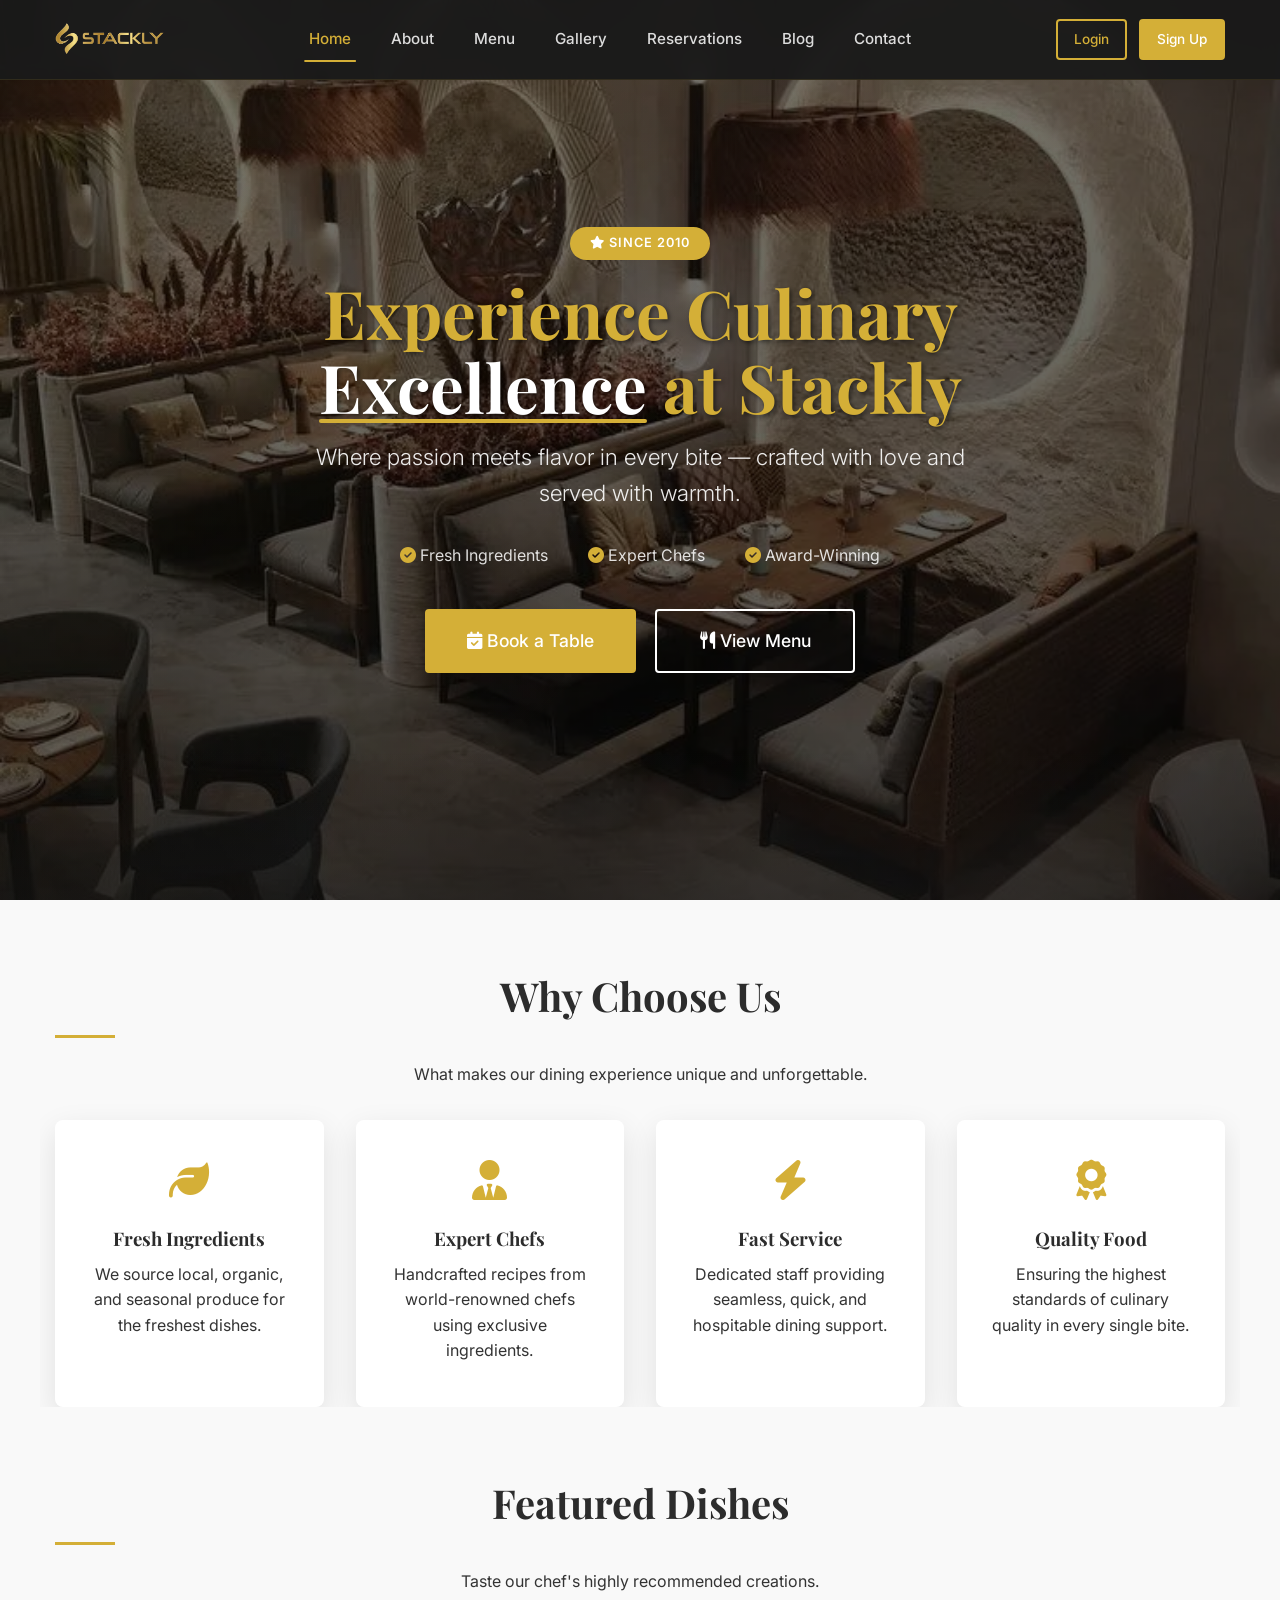
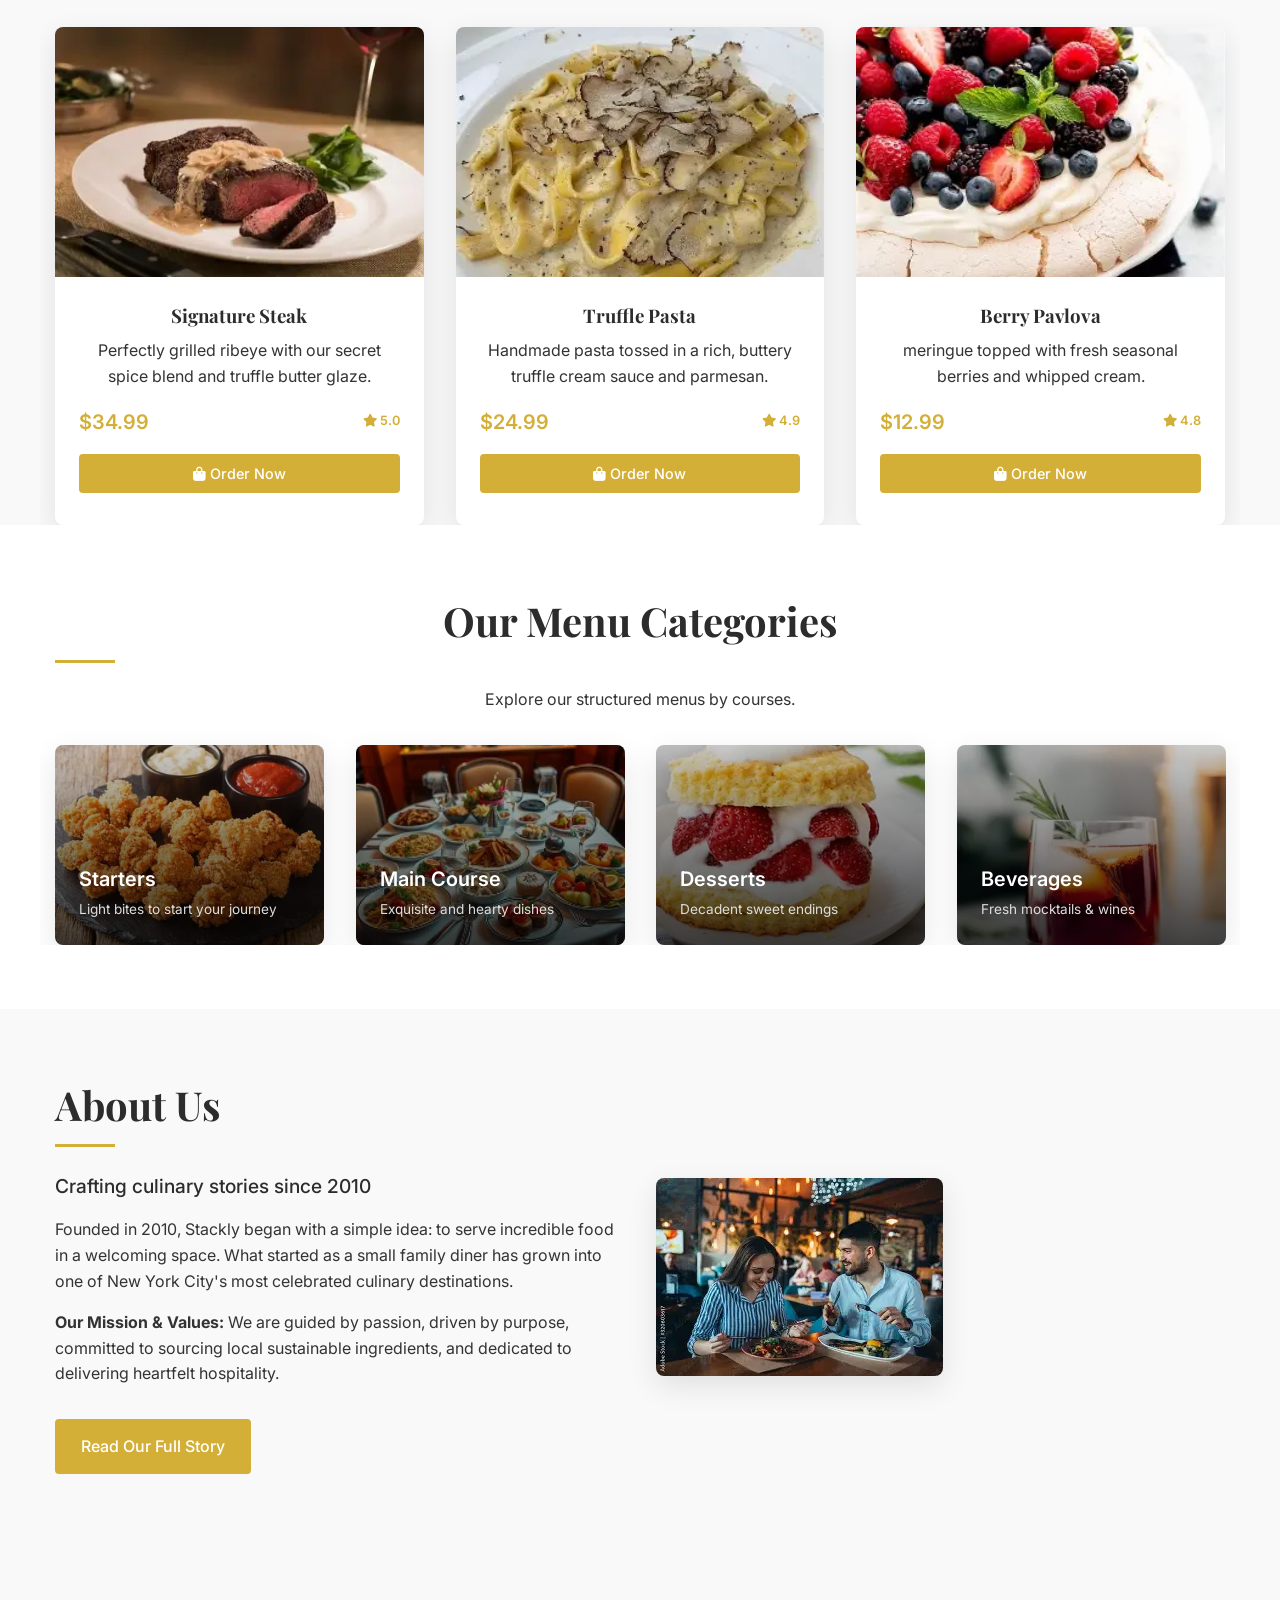
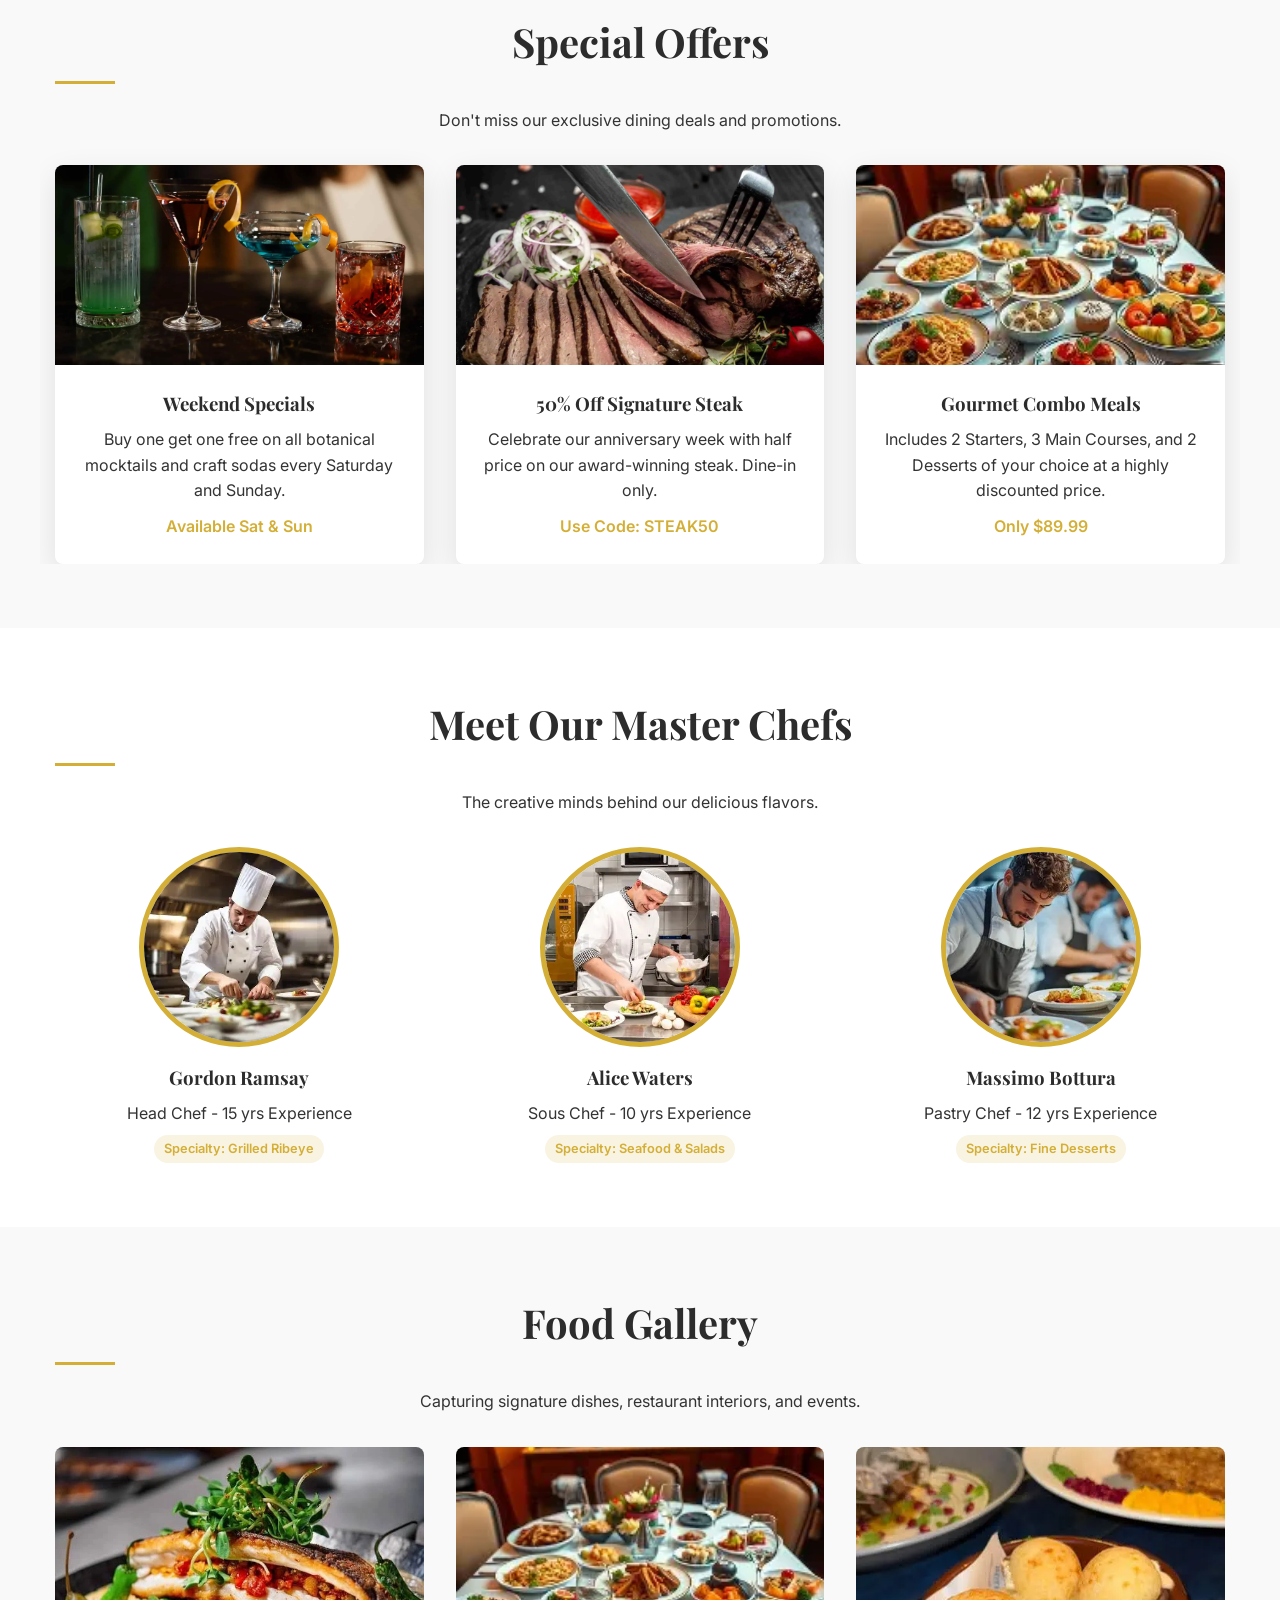
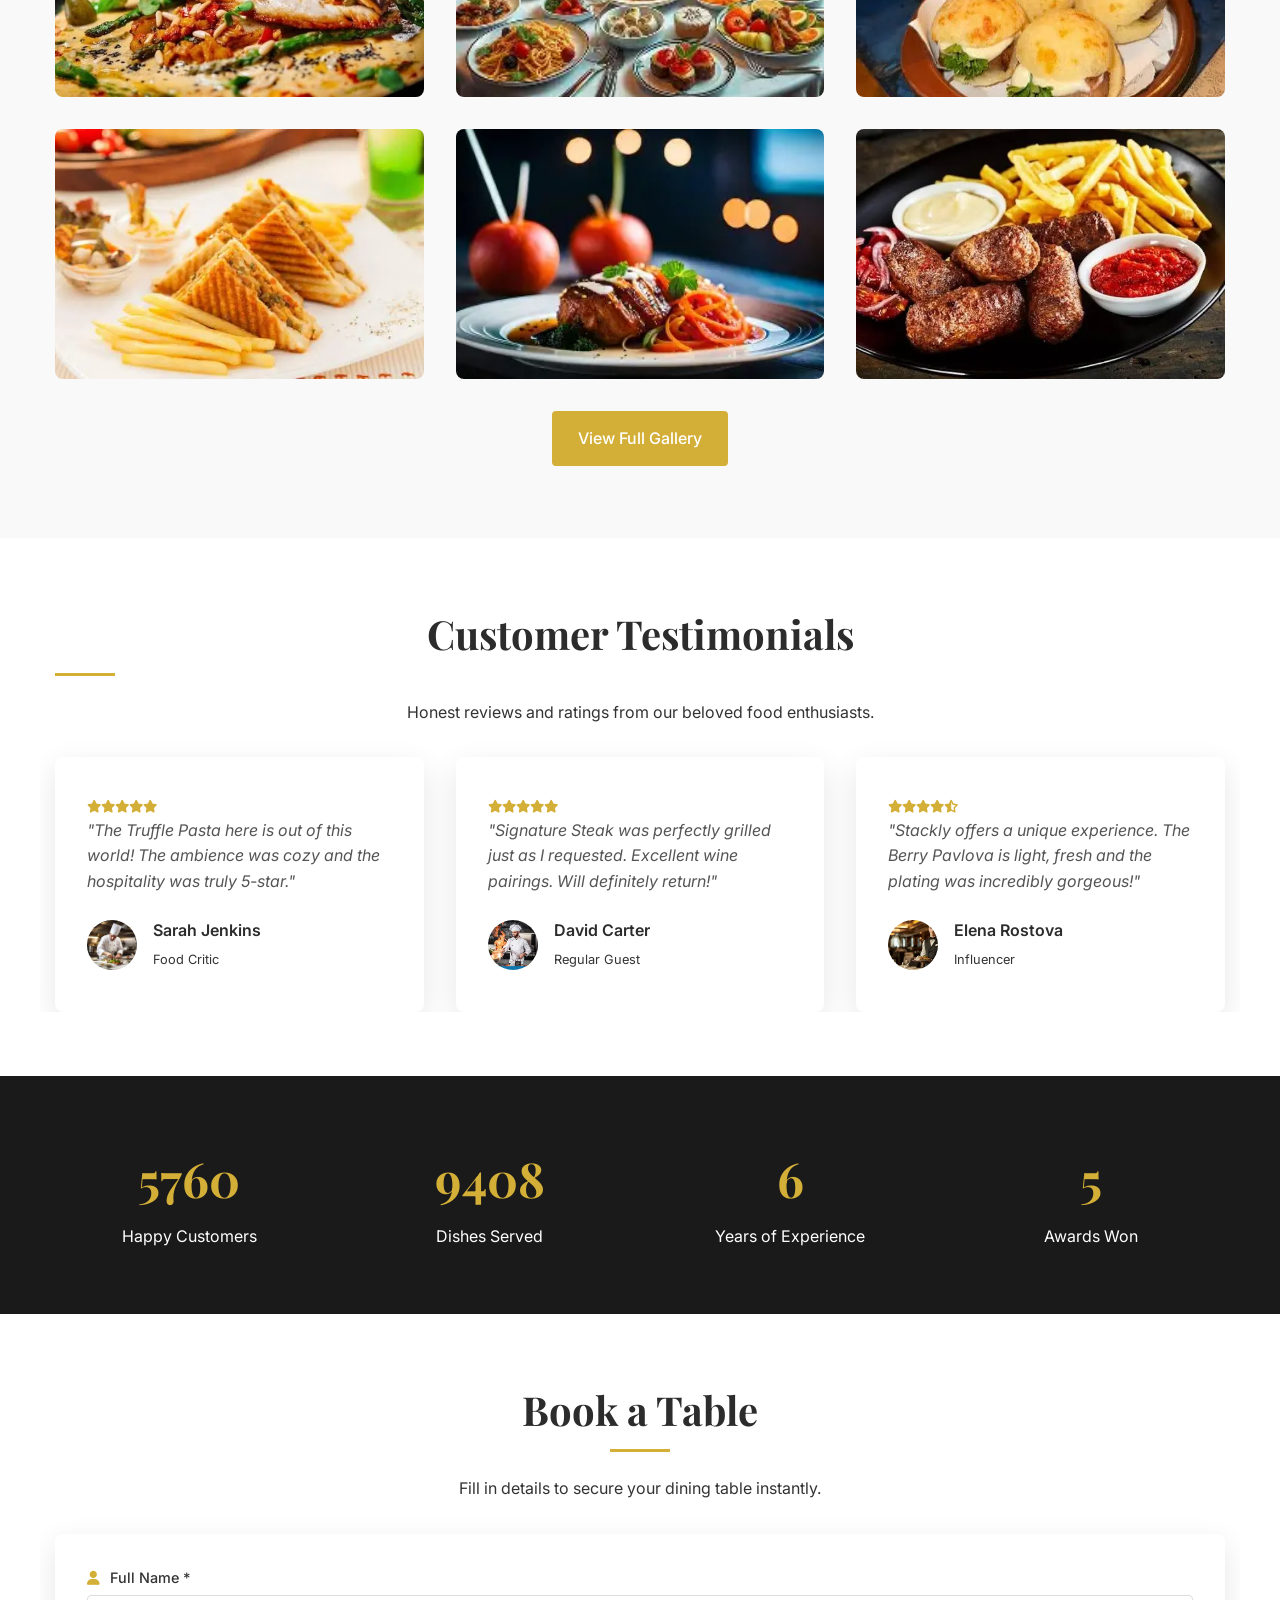
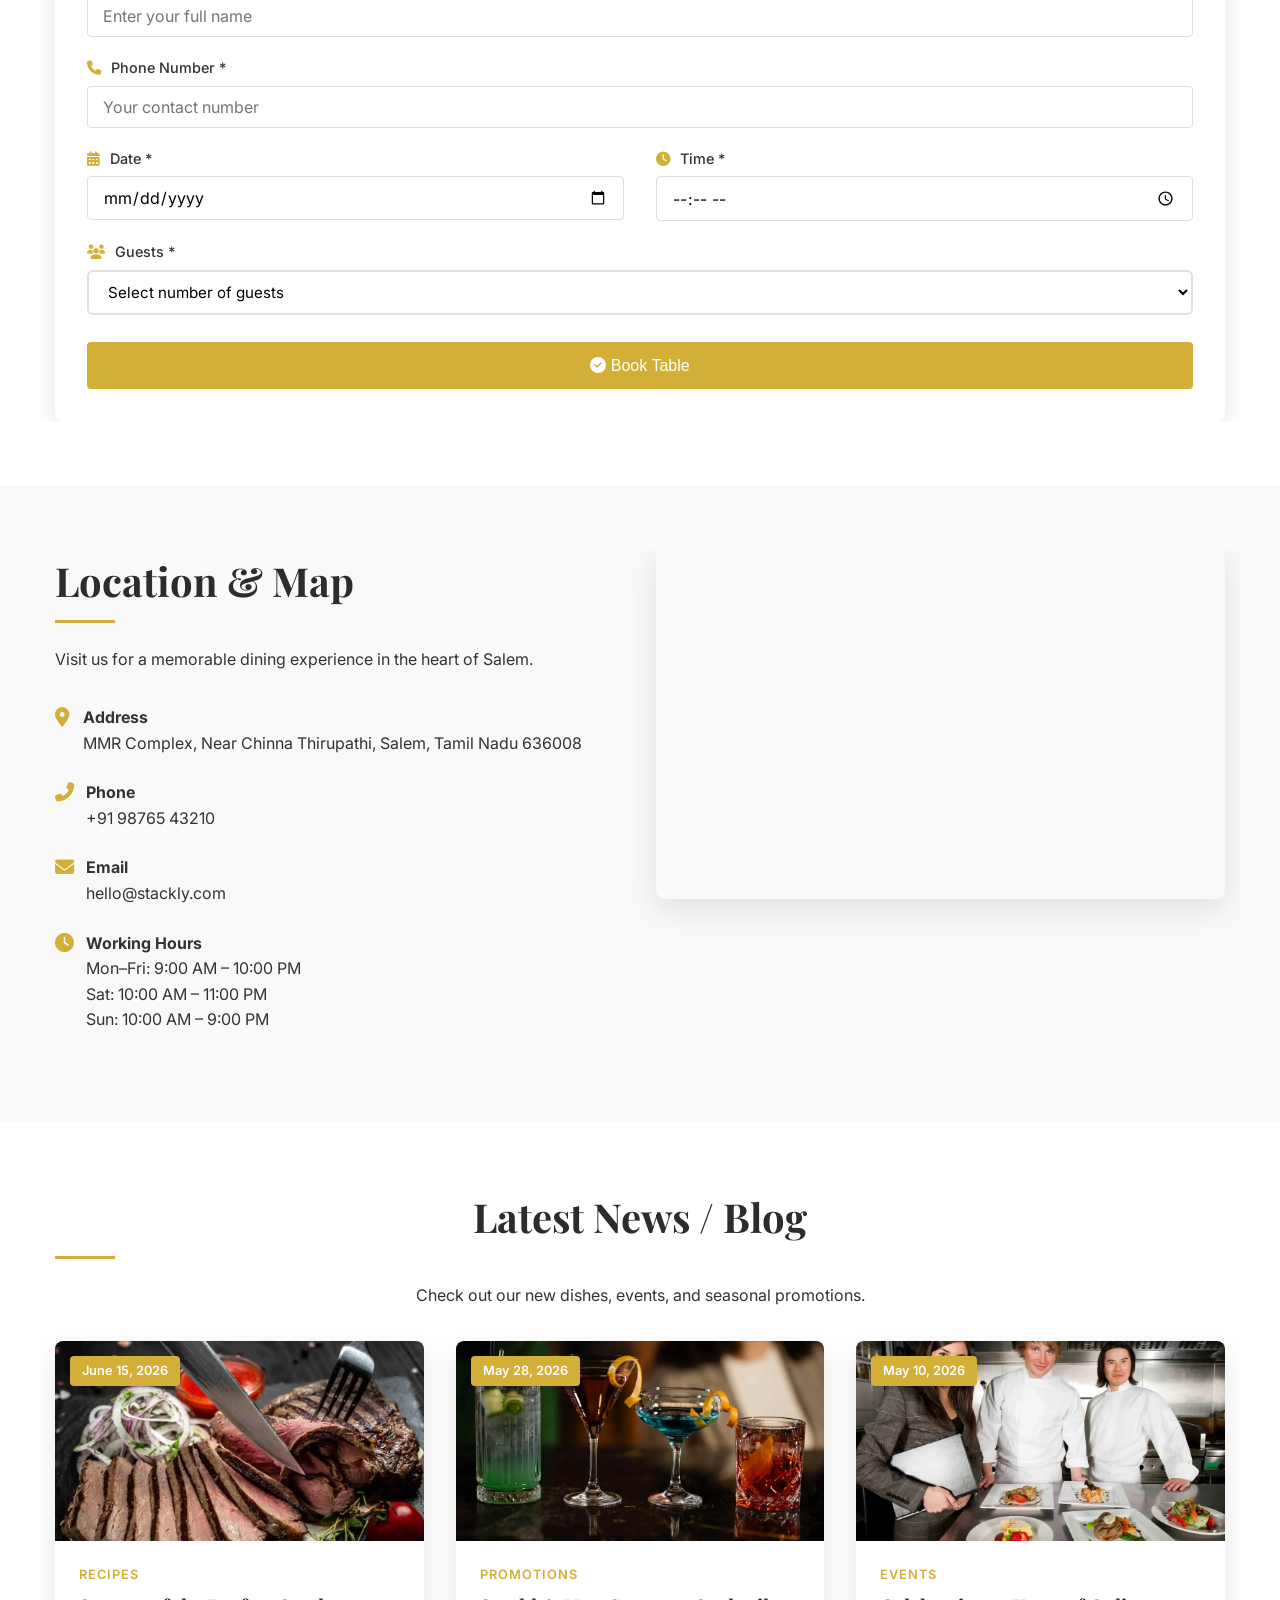
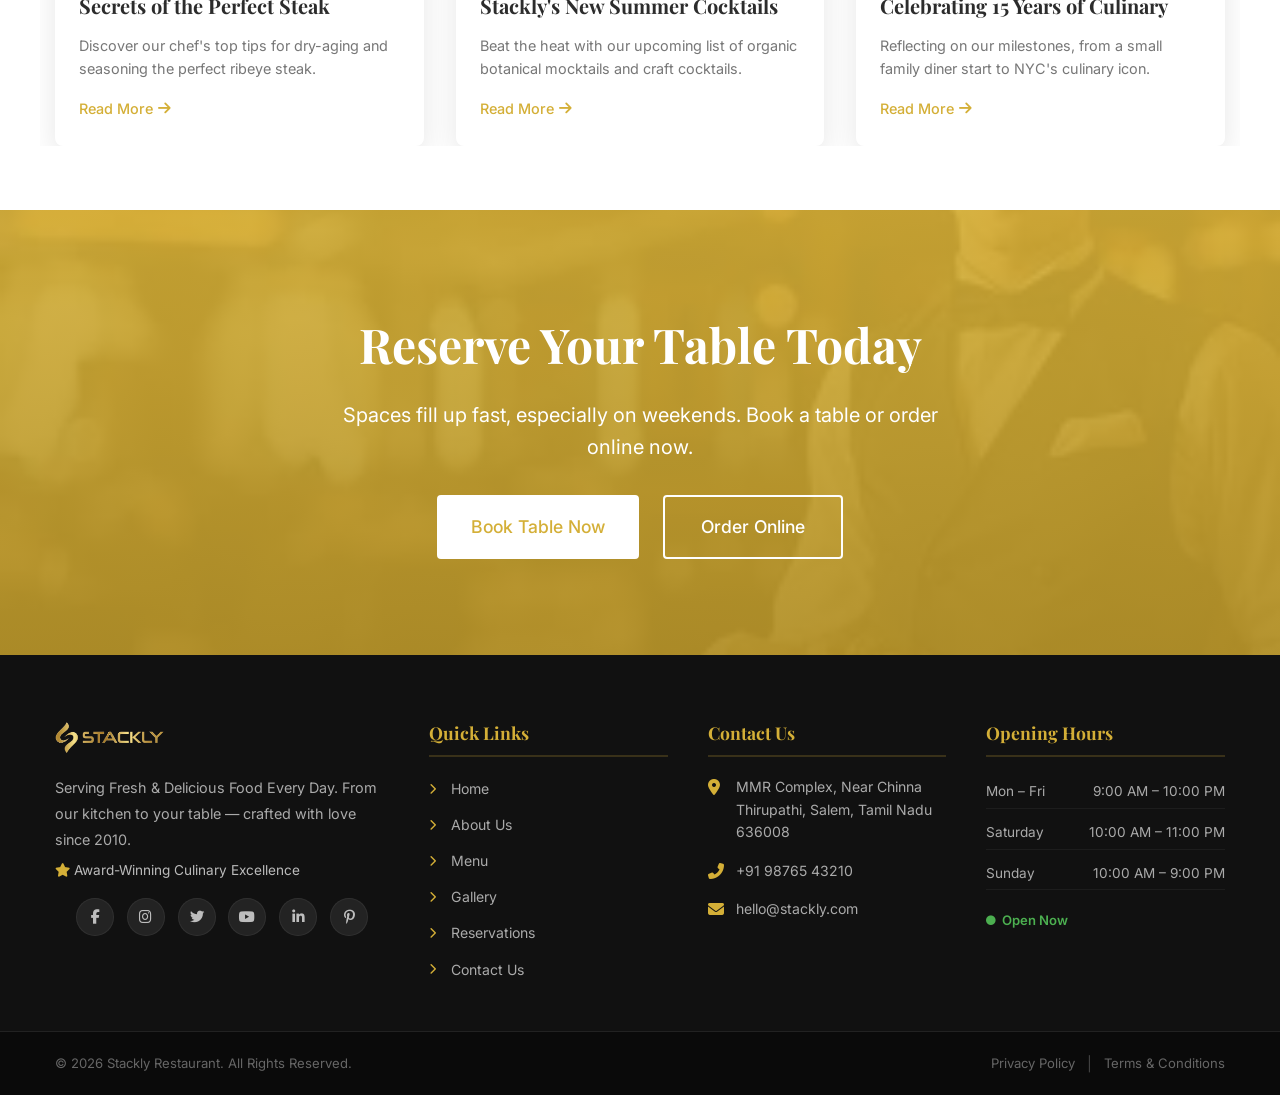
<file: index.html>
<!DOCTYPE html>
<html lang="en">
<head>
    <meta charset="UTF-8">
    <meta name="viewport" content="width=device-width, initial-scale=1.0">
    <title>Stackly - Premium Modern Restaurant</title>
    <meta name="description" content="Experience culinary excellence at Stackly Restaurant. Explore our menu, meet our master chefs, book a table, and enjoy premium dining.">
    <!-- Google Fonts -->
    <link href="https://fonts.googleapis.com/css2?family=Inter:wght@300;400;500;600&family=Playfair+Display:wght@400;600;700&display=swap" rel="stylesheet">
    <!-- FontAwesome -->
    <link rel="stylesheet" href="https://cdnjs.cloudflare.com/ajax/libs/font-awesome/6.4.0/css/all.min.css">
    <!-- AOS - Animate On Scroll Library -->
    <link rel="stylesheet" href="https://unpkg.com/aos@2.3.4/dist/aos.css">
    <!-- CSS -->
    <link rel="stylesheet" href="style.css">
    <style>
        /* Reservation form validation styles */
        .styled-form .form-group {
            margin-bottom: 1.2rem;
        }
        .styled-form .form-group label {
            display: block;
            margin-bottom: 0.4rem;
            font-weight: 500;
            font-size: 0.9rem;
            color: var(--text-dark);
        }
        .styled-form .form-group label i {
            color: var(--primary);
            margin-right: 6px;
        }
        .styled-form .form-control {
            width: 100%;
            padding: 10px 15px;
            border: 2px solid #e0e0e0;
            border-radius: 6px;
            font-family: inherit;
            font-size: 0.95rem;
            transition: var(--transition);
            background-color: #fff;
        }
        .styled-form .form-control:focus {
            outline: none;
            border-color: var(--primary);
            box-shadow: 0 0 0 3px rgba(212, 175, 55, 0.15);
        }
        .styled-form .form-control.error {
            border-color: #dc3545 !important;
            box-shadow: 0 0 0 3px rgba(220, 53, 69, 0.15) !important;
        }
        .styled-form .form-control.success {
            border-color: #28a745 !important;
            box-shadow: 0 0 0 3px rgba(40, 167, 69, 0.15) !important;
        }
        .form-error-msg {
            color: #dc3545;
            font-size: 0.8rem;
            margin-top: 0.3rem;
            display: none;
            text-align: left;
        }
        .form-error-msg.show {
            display: block;
        }
        .form-success-msg {
            background-color: #d4edda;
            color: #155724;
            padding: 1rem;
            border-radius: 6px;
            border: 1px solid #c3e6cb;
            display: none;
            text-align: center;
        }
        .form-success-msg.show {
            display: block;
        }
        /* Hide app.js reservation form */
        #reservation-form {
            display: none !important;
        }
        #reservation-msg {
            display: none !important;
        }
        
        /* Hero Section Enhanced Animations */
        .hero-badge {
            animation: fadeInDown 1s ease;
        }
        .hero-title {
            animation: fadeInDown 1.2s ease;
        }
        .hero-subtitle {
            animation: fadeInUp 1.2s ease 0.3s both;
        }
        .hero-features span {
            animation: fadeInUp 1s ease 0.5s both;
        }
        .hero-features span:nth-child(2) {
            animation-delay: 0.6s;
        }
        .hero-features span:nth-child(3) {
            animation-delay: 0.7s;
        }
        .hero-btns .btn {
            animation: fadeInUp 1s ease 0.8s both;
        }
        .hero-btns .btn:last-child {
            animation-delay: 0.9s;
        }
        
        @keyframes fadeInDown {
            from {
                opacity: 0;
                transform: translateY(-30px);
            }
            to {
                opacity: 1;
                transform: translateY(0);
            }
        }
        
        @keyframes fadeInUp {
            from {
                opacity: 0;
                transform: translateY(30px);
            }
            to {
                opacity: 1;
                transform: translateY(0);
            }
        }
        
        /* Floating animation for hero elements */
        .hero-float {
            animation: float 6s ease-in-out infinite;
        }
        
        @keyframes float {
            0%, 100% {
                transform: translateY(0px);
            }
            50% {
                transform: translateY(-10px);
            }
        }
        
        /* Pulse ring animation for CTA */
        .pulse-ring {
            position: relative;
        }
        .pulse-ring::before {
            content: '';
            position: absolute;
            inset: -4px;
            border-radius: 4px;
            background: var(--primary);
            z-index: -1;
            animation: pulseRing 2s ease-out infinite;
        }
        
        @keyframes pulseRing {
            0% {
                transform: scale(1);
                opacity: 0.6;
            }
            100% {
                transform: scale(1.1);
                opacity: 0;
            }
        }
        
        .hero-section {
            position: relative;
            overflow: hidden;
        }
        
        .hero-section::after {
            content: '';
            position: absolute;
            bottom: 0;
            left: 0;
            right: 0;
            height: 150px;
            background: linear-gradient(to top, rgba(26, 26, 26, 0.4), transparent);
            pointer-events: none;
            z-index: 0;
        }
        
        .hero-content {
            position: relative;
            z-index: 1;
        }
        
        /* Glow effect on hero title */
        .hero-title span {
            position: relative;
            display: inline-block;
        }
        
        .hero-title span::after {
            content: '';
            position: absolute;
            bottom: 0;
            left: 0;
            right: 0;
            height: 4px;
            background: var(--primary);
            border-radius: 2px;
            animation: glowWidth 2s ease-in-out infinite;
        }
        
        @keyframes glowWidth {
            0%, 100% {
                width: 0;
                opacity: 0.5;
            }
            50% {
                width: 100%;
                opacity: 1;
            }
        }
        
        /* Footer Social Icons - Consistent with other pages */
        .footer-socials {
            display: flex;
            gap: 0.8rem;
            flex-wrap: wrap;
            margin-top: 1rem;
        }
        .footer-socials .social-icon-mini {
            width: 38px;
            height: 38px;
            border-radius: 50%;
            background: rgba(255,255,255,0.08);
            display: flex;
            align-items: center;
            justify-content: center;
            color: rgba(255,255,255,0.7);
            font-size: 0.9rem;
            transition: all 0.3s ease;
            border: 1px solid rgba(255,255,255,0.06);
            text-decoration: none;
        }
        .footer-socials .social-icon-mini:hover {
            background: var(--primary);
            color: #fff;
            transform: translateY(-3px);
            border-color: var(--primary);
        }
    </style>
</head>
<body>

    <!-- ===================== PRELOADER ===================== -->
    <div id="preloader" class="preloader">
        <div class="loader-content">
            <h2 class="loader-text primary-text">Preparing Your Dining Experience...</h2>
            <h3 class="loader-text secondary-text">Fresh Flavors Loading...</h3>
            <div class="spinner"></div>
        </div>
    </div>

    <!-- ===================== NAVBAR ===================== -->
    <header class="navbar" id="navbar">
        <div class="container nav-container">
           <a href="index.html" class="logo">
    <img src="images/stackly-logo.webp" alt="Stackly" style="height:40px; width:auto; display:block;">
</a>
            <nav class="nav-links">
                <a href="index.html"        class="nav-link active">Home</a>
                 <a href="about.html"        class="nav-link">About</a>
                <a href="menu.html"         class="nav-link">Menu</a>
                <a href="gallery.html"      class="nav-link">Gallery</a>
                <a href="reservations.html" class="nav-link">Reservations</a>
                <a href="blog.html"         class="nav-link">Blog</a>
                <a href="contact.html"      class="nav-link">Contact</a>
                
            </nav>
            <div class="nav-actions">
                <a href="login.html"      class="btn btn-outline" id="nav-login-btn">Login</a>
                <a href="signup.html"     class="btn btn-primary" id="nav-signup-btn">Sign Up</a>
                <button class="mobile-menu-toggle" id="mobile-menu-toggle-btn"><i class="fas fa-bars"></i></button>
            </div>
        </div>
    </header>

    <!-- ===================== APP ROOT ===================== -->
    <main id="app-root">

        <!-- ================================================
             HOME PAGE
        ================================================ -->
        <section id="home" class="page-section active-section">

           <!-- 1. Hero Section - Enhanced with Animations -->
<div class="hero-section" style="background-image: linear-gradient(rgba(0,0,0,0.55), rgba(0,0,0,0.65)), url('images/25.webp');">
    <div class="hero-content container">
        <span class="hero-badge" style="display:inline-block; background:var(--primary); color:#fff; padding:6px 20px; border-radius:30px; font-size:0.8rem; font-weight:600; letter-spacing:1px; text-transform:uppercase; margin-bottom:1rem;">
            <i class="fas fa-star"></i> Since 2010
        </span>
        <h1 class="hero-title" style="font-size:4.2rem; line-height:1.1;">
            Experience Culinary <br><span style="color:#fff; position:relative;">Excellence</span> at Stackly
        </h1>
        <p class="hero-subtitle" style="font-size:1.4rem; max-width:650px; margin:0 auto 2rem; color:rgba(255,255,255,0.9);">
            Where passion meets flavor in every bite — crafted with love and served with warmth.
        </p>
        <div class="hero-features" style="display:flex; justify-content:center; gap:2.5rem; flex-wrap:wrap; margin-bottom:2.5rem;">
            <span style="color:rgba(255,255,255,0.85); font-size:1rem;">
                <i class="fas fa-check-circle" style="color:var(--primary);"></i> Fresh Ingredients
            </span>
            <span style="color:rgba(255,255,255,0.85); font-size:1rem;">
                <i class="fas fa-check-circle" style="color:var(--primary);"></i> Expert Chefs
            </span>
            <span style="color:rgba(255,255,255,0.85); font-size:1rem;">
                <i class="fas fa-check-circle" style="color:var(--primary);"></i> Award-Winning
            </span>
        </div>
        <div class="hero-btns" style="display:flex; justify-content:center; gap:1.2rem; flex-wrap:wrap;">
            <a href="reservations.html" class="btn btn-primary btn-lg pulse-btn" style="min-width:200px; padding:1rem 2.5rem; font-size:1.1rem;">
                <i class="fas fa-calendar-check"></i> Book a Table
            </a>
            <a href="menu.html" class="btn btn-outline btn-lg" style="border-color:white; color:white; min-width:200px; padding:1rem 2.5rem; font-size:1.1rem; border-width:2px;">
                <i class="fas fa-utensils"></i> View Menu
            </a>
        </div>
    </div>
</div>

            <!-- 2. Why Choose Us -->
            <section class="why-choose-us-section py-5">
                <div class="container">
                    <h2 class="section-title text-center" data-aos="fade-up">Why Choose Us</h2>
                    <p class="text-center text-muted mb-4" data-aos="fade-up" data-aos-delay="100">What makes our dining experience unique and unforgettable.</p>
                    <div class="grid-4 mt-4">
                        <div class="feature-card" data-aos="zoom-in" data-aos-delay="100">
                            <i class="fas fa-leaf feature-icon"></i>
                            <h3>Fresh Ingredients</h3>
                            <p>We source local, organic, and seasonal produce for the freshest dishes.</p>
                        </div>
                        <div class="feature-card" data-aos="zoom-in" data-aos-delay="200">
                            <i class="fas fa-user-tie feature-icon"></i>
                            <h3>Expert Chefs</h3>
                            <p>Handcrafted recipes from world-renowned chefs using exclusive ingredients.</p>
                        </div>
                        <div class="feature-card" data-aos="zoom-in" data-aos-delay="300">
                            <i class="fas fa-bolt feature-icon"></i>
                            <h3>Fast Service</h3>
                            <p>Dedicated staff providing seamless, quick, and hospitable dining support.</p>
                        </div>
                        <div class="feature-card" data-aos="zoom-in" data-aos-delay="400">
                            <i class="fas fa-award feature-icon"></i>
                            <h3>Quality Food</h3>
                            <p>Ensuring the highest standards of culinary quality in every single bite.</p>
                        </div>
                    </div>
                </div>
            </section>

            <!-- 3. Featured Dishes -->
            <section class="featured-dishes container py-5">
                <h2 class="section-title text-center" data-aos="fade-up">Featured Dishes</h2>
                <p class="text-center text-muted mb-4" data-aos="fade-up" data-aos-delay="100">Taste our chef's highly recommended creations.</p>
                <div class="grid-3 mt-4">
                    <div class="food-card" data-aos="fade-up" data-aos-delay="100">
                        <div class="food-img"><img src="images/streak.webp" alt="Signature Steak"></div>
                        <div class="food-info">
                            <h3>Signature Steak</h3>
                            <p>Perfectly grilled ribeye with our secret spice blend and truffle butter glaze.</p>
                            <div class="flex-between mt-3" style="display:flex; justify-content:space-between; align-items:center;">
                                <span class="price" style="margin-top:0;">$34.99</span>
                                <span class="stars" style="color:var(--primary); font-weight:600;"><i class="fas fa-star"></i> 5.0</span>
                            </div>
                            <a href="#" class="btn btn-primary btn-sm w-100 mt-3" onclick="redirectTo404(event)"><i class="fas fa-shopping-bag"></i> Order Now</a>
                        </div>
                    </div>
                    <div class="food-card" data-aos="fade-up" data-aos-delay="200">
                        <div class="food-img"><img src="images/truffle .webp" alt="Truffle Pasta"></div>
                        <div class="food-info">
                            <h3>Truffle Pasta</h3>
                            <p>Handmade pasta tossed in a rich, buttery truffle cream sauce and parmesan.</p>
                            <div class="flex-between mt-3" style="display:flex; justify-content:space-between; align-items:center;">
                                <span class="price" style="margin-top:0;">$24.99</span>
                                <span class="stars" style="color:var(--primary); font-weight:600;"><i class="fas fa-star"></i> 4.9</span>
                            </div>
                            <a href="#" class="btn btn-primary btn-sm w-100 mt-3" onclick="redirectTo404(event)"><i class="fas fa-shopping-bag"></i> Order Now</a>
                        </div>
                    </div>
                    <div class="food-card" data-aos="fade-up" data-aos-delay="300">
                        <div class="food-img"><img src="images/berry.webp" alt="Berry Pavlova"></div>
                        <div class="food-info">
                            <h3>Berry Pavlova</h3>
                            <p> meringue topped with fresh seasonal berries and whipped cream.</p>
                            <div class="flex-between mt-3" style="display:flex; justify-content:space-between; align-items:center;">
                                <span class="price" style="margin-top:0;">$12.99</span>
                                <span class="stars" style="color:var(--primary); font-weight:600;"><i class="fas fa-star"></i> 4.8</span>
                            </div>
                            <a href="#" class="btn btn-primary btn-sm w-100 mt-3" onclick="redirectTo404(event)"><i class="fas fa-shopping-bag"></i> Order Now</a>
                        </div>
                    </div>
                </div>
            </section>

            <!-- 4. Menu Categories -->
            <section class="categories-section py-5" style="background:#fff;">
                <div class="container">
                    <h2 class="section-title text-center" data-aos="fade-up">Our Menu Categories</h2>
                    <p class="text-center text-muted mb-4" data-aos="fade-up" data-aos-delay="100">Explore our structured menus by courses.</p>
                    <div class="grid-4 mt-4">
                        <a href="#" class="category-card" data-aos="flip-left" data-aos-delay="100" onclick="redirectTo404(event)">
                            <img src="images/OIP (3).webp" alt="Starters">
                            <div class="category-overlay">
                                <h3>Starters</h3>
                                <p>Light bites to start your journey</p>
                            </div>
                        </a>
                        <a href="#" class="category-card" data-aos="flip-left" data-aos-delay="200" onclick="redirectTo404(event)">
                            <img src="images/2.webp" alt="Main Course">
                            <div class="category-overlay">
                                <h3>Main Course</h3>
                                <p>Exquisite and hearty dishes</p>
                            </div>
                        </a>
                        <a href="#" class="category-card" data-aos="flip-left" data-aos-delay="300" onclick="redirectTo404(event)">
                            <img src="images/OIP (1).webp" alt="Desserts">
                            <div class="category-overlay">
                                <h3>Desserts</h3>
                                <p>Decadent sweet endings</p>
                            </div>
                        </a>
                        <a href="#" class="category-card" data-aos="flip-left" data-aos-delay="400" onclick="redirectTo404(event)">
                            <img src="images/download.webp" alt="Beverages">
                            <div class="category-overlay">
                                <h3>Beverages</h3>
                                <p>Fresh mocktails & wines</p>
                            </div>
                        </a>
                    </div>
                </div>
            </section>

            <!-- 5. About Us Summary -->
            <section class="py-5">
                <div class="container grid-2 align-center gap-5">
                    <div data-aos="fade-right">
                        <h2 class="section-title">About Us</h2>
                        <h3 class="mt-2 text-muted" style="font-family:var(--font-body); font-weight:500; font-size:1.2rem;">Crafting culinary stories since 2010</h3>
                        <p class="mt-3">Founded in 2010, Stackly began with a simple idea: to serve incredible food in a welcoming space. What started as a small family diner has grown into one of New York City's most celebrated culinary destinations.</p>
                        <p class="mt-3"><strong>Our Mission & Values:</strong> We are guided by passion, driven by purpose, committed to sourcing local sustainable ingredients, and dedicated to delivering heartfelt hospitality.</p>
                        <a href="#" class="btn btn-primary mt-4" onclick="redirectTo404(event)">Read Our Full Story</a>
                    </div>
                    <div data-aos="fade-left">
                        <img src="images/7.webp" alt="Our Story" class="rounded-img">
                    </div>
                </div>
            </section>

            <!-- 6. Special Offers -->
            <section class="py-5" style="background:var(--bg-light);">
                <div class="container">
                    <h2 class="section-title text-center" data-aos="fade-up">Special Offers</h2>
                    <p class="text-center text-muted mb-4" data-aos="fade-up" data-aos-delay="100">Don't miss our exclusive dining deals and promotions.</p>
                    <div class="grid-3 mt-4">
                        <div class="food-card" data-aos="fade-up" data-aos-delay="100">
                            <div class="food-img" style="height:200px;"><img src="images/38.webp" alt="Happy Hours"></div>
                            <div class="food-info">
                                <h3>Weekend Specials</h3>
                                <p>Buy one get one free on all botanical mocktails and craft sodas every Saturday and Sunday.</p>
                                <span class="price" style="color:var(--primary); font-size:1rem; margin-top:10px;">Available Sat & Sun</span>
                            </div>
                        </div>
                        <div class="food-card" data-aos="fade-up" data-aos-delay="200">
                            <div class="food-img" style="height:200px;"><img src="images/40.webp" alt="Anniversary Steak"></div>
                            <div class="food-info">
                                <h3>50% Off Signature Steak</h3>
                                <p>Celebrate our anniversary week with half price on our award-winning steak. Dine-in only.</p>
                                <span class="price" style="color:var(--primary); font-size:1rem; margin-top:10px;">Use Code: STEAK50</span>
                            </div>
                        </div>
                        <div class="food-card" data-aos="fade-up" data-aos-delay="300">
                            <div class="food-img" style="height:200px;"><img src="images/2.webp" alt="Combo Meals"></div>
                            <div class="food-info">
                                <h3>Gourmet Combo Meals</h3>
                                <p>Includes 2 Starters, 3 Main Courses, and 2 Desserts of your choice at a highly discounted price.</p>
                                <span class="price" style="color:var(--primary); font-size:1rem; margin-top:10px;">Only $89.99</span>
                            </div>
                        </div>
                    </div>
                </div>
            </section>

            <!-- 7. Chef Section -->
            <section class="py-5" style="background:#fff;">
                <div class="container">
                    <h2 class="section-title text-center" data-aos="fade-up">Meet Our Master Chefs</h2>
                    <p class="text-center text-muted mb-4" data-aos="fade-up" data-aos-delay="100">The creative minds behind our delicious flavors.</p>
                    <div class="grid-3 mt-4">
                        <div class="chef-card" data-aos="zoom-in" data-aos-delay="100">
                            <img src="images/12.webp" alt="Gordon Ramsay">
                            <h3 class="mt-3">Gordon Ramsay</h3>
                            <p class="text-muted">Head Chef - 15 yrs Experience</p>
                            <span class="badge bg-success" style="background:rgba(212,175,55,0.15); color:var(--primary); margin-top:8px; display:inline-block; padding:4px 10px; border-radius:20px; font-weight:600; font-size:0.8rem;">Specialty: Grilled Ribeye</span>
                        </div>
                        <div class="chef-card" data-aos="zoom-in" data-aos-delay="200">
                            <img src="images/download (4).webp" alt="Alice Waters">
                            <h3 class="mt-3">Alice Waters</h3>
                            <p class="text-muted">Sous Chef - 10 yrs Experience</p>
                            <span class="badge bg-success" style="background:rgba(212,175,55,0.15); color:var(--primary); margin-top:8px; display:inline-block; padding:4px 10px; border-radius:20px; font-weight:600; font-size:0.8rem;">Specialty: Seafood & Salads</span>
                        </div>
                        <div class="chef-card" data-aos="zoom-in" data-aos-delay="300">
                            <img src="images/OIP (4).webp" alt="Massimo Bottura">
                            <h3 class="mt-3">Massimo Bottura</h3>
                            <p class="text-muted">Pastry Chef - 12 yrs Experience</p>
                            <span class="badge bg-success" style="background:rgba(212,175,55,0.15); color:var(--primary); margin-top:8px; display:inline-block; padding:4px 10px; border-radius:20px; font-weight:600; font-size:0.8rem;">Specialty: Fine Desserts</span>
                        </div>
                    </div>
                </div>
            </section>

            <!-- 8. Food Gallery -->
            <section class="py-5" style="background:var(--bg-light);">
                <div class="container">
                    <h2 class="section-title text-center" data-aos="fade-up">Food Gallery</h2>
                    <p class="text-center text-muted mb-4" data-aos="fade-up" data-aos-delay="100">Capturing signature dishes, restaurant interiors, and events.</p>
                    <div class="grid-3 gallery-grid mt-4">
                        <img src="images/29.webp" alt="Signature Steak" class="gallery-img" data-aos="zoom-in" data-aos-delay="100">
                        <img src="images/2.webp" alt="Restaurant Interior" class="gallery-img" data-aos="zoom-in" data-aos-delay="150">
                        <img src="images/31.webp" alt="Fresh Salads" class="gallery-img" data-aos="zoom-in" data-aos-delay="200">
                        <img src="images/32.webp" alt="Gourmet Pasta" class="gallery-img" data-aos="zoom-in" data-aos-delay="100">
                        <img src="images/10.webp" alt="Exquisite Desserts" class="gallery-img" data-aos="zoom-in" data-aos-delay="150">
                        <img src="images/37.webp" alt="Exclusive Dining Event" class="gallery-img" data-aos="zoom-in" data-aos-delay="200">
                    </div>
                    <div class="text-center mt-4" data-aos="fade-up">
                        <a href="#" class="btn btn-primary" onclick="redirectTo404(event)">View Full Gallery</a>
                    </div>
                </div>
            </section>

            <!-- 9. Customer Testimonials -->
            <section class="testimonials-section py-5" style="background:#fff;">
                <div class="container">
                    <h2 class="section-title text-center" data-aos="fade-up">Customer Testimonials</h2>
                    <p class="text-center text-muted mb-4" data-aos="fade-up" data-aos-delay="100">Honest reviews and ratings from our beloved food enthusiasts.</p>
                    <div class="grid-3 mt-4">
                        <div class="testimonial-card" data-aos="fade-up" data-aos-delay="100">
                            <div class="stars mb-2"><i class="fas fa-star"></i><i class="fas fa-star"></i><i class="fas fa-star"></i><i class="fas fa-star"></i><i class="fas fa-star"></i></div>
                            <p class="testimonial-quote">"The Truffle Pasta here is out of this world! The ambience was cozy and the hospitality was truly 5-star."</p>
                            <div class="testimonial-author">
                                <img src="images/12.webp" alt="Sarah Jenkins" class="testimonial-avatar">
                                <div class="testimonial-meta">
                                    <h4>Sarah Jenkins</h4>
                                    <span class="text-muted" style="font-size:0.8rem;">Food Critic</span>
                                </div>
                            </div>
                        </div>
                        <div class="testimonial-card" data-aos="fade-up" data-aos-delay="200">
                            <div class="stars mb-2"><i class="fas fa-star"></i><i class="fas fa-star"></i><i class="fas fa-star"></i><i class="fas fa-star"></i><i class="fas fa-star"></i></div>
                            <p class="testimonial-quote">"Signature Steak was perfectly grilled just as I requested. Excellent wine pairings. Will definitely return!"</p>
                            <div class="testimonial-author">
                                <img src="images/15.webp" alt="David Carter" class="testimonial-avatar">
                                <div class="testimonial-meta">
                                    <h4>David Carter</h4>
                                    <span class="text-muted" style="font-size:0.8rem;">Regular Guest</span>
                                </div>
                            </div>
                        </div>
                        <div class="testimonial-card" data-aos="fade-up" data-aos-delay="300">
                            <div class="stars mb-2"><i class="fas fa-star"></i><i class="fas fa-star"></i><i class="fas fa-star"></i><i class="fas fa-star"></i><i class="fas fa-star-half-alt"></i></div>
                            <p class="testimonial-quote">"Stackly offers a unique experience. The Berry Pavlova is light, fresh and the plating was incredibly gorgeous!"</p>
                            <div class="testimonial-author">
                                <img src="images/17.webp" alt="Elena Rostova" class="testimonial-avatar">
                                <div class="testimonial-meta">
                                    <h4>Elena Rostova</h4>
                                    <span class="text-muted" style="font-size:0.8rem;">Influencer</span>
                                </div>
                            </div>
                        </div>
                    </div>
                </div>
            </section>

            <!-- 10. Statistics Counter -->
            <div id="stats-section" class="stats-section py-5" style="background:var(--bg-dark);">
                <div class="container grid-4 text-center">
                    <div class="stat-item" data-aos="fade-up" data-aos-delay="100"><h3 class="counter" data-target="15000">0</h3><p>Happy Customers</p></div>
                    <div class="stat-item" data-aos="fade-up" data-aos-delay="200"><h3 class="counter" data-target="24500">0</h3><p>Dishes Served</p></div>
                    <div class="stat-item" data-aos="fade-up" data-aos-delay="300"><h3 class="counter" data-target="15">0</h3><p>Years of Experience</p></div>
                    <div class="stat-item" data-aos="fade-up" data-aos-delay="400"><h3 class="counter" data-target="12">0</h3><p>Awards Won</p></div>
                </div>
            </div>

            <!-- 11. Reservation Section with Validation -->
            <section class="py-5" style="background:#fff;">
                <div class="container max-w-md text-center">
                    <h2 class="section-title text-center" data-aos="fade-up">Book a Table</h2>
                    <p class="text-center text-muted mb-4" data-aos="fade-up" data-aos-delay="100">Fill in details to secure your dining table instantly.</p>
                    
                    <!-- HIDE the old form from app.js -->
                    <div style="display:none;">
                        <form id="reservation-form" class="styled-form card p-4">
                            <div class="form-group"><label><i class="fas fa-user"></i> Full Name</label><input type="text" placeholder="Enter your name" class="form-control"></div>
                            <div class="form-group"><label><i class="fas fa-phone"></i> Phone Number</label><input type="tel" placeholder="Your contact number" class="form-control"></div>
                            <div class="grid-2 gap-3" style="grid-template-columns: 1fr 1fr; margin-bottom: 0;">
                                <div class="form-group"><label><i class="fas fa-calendar-alt"></i> Date</label><input type="date" class="form-control"></div>
                                <div class="form-group"><label><i class="fas fa-clock"></i> Time</label><input type="time" class="form-control"></div>
                            </div>
                            <div class="form-group"><label><i class="fas fa-users"></i> Guests</label>
                                <select class="form-control">
                                    <option>1 Person</option><option>2 People</option><option>3 People</option><option>4 People</option><option>5+ People</option>
                                </select>
                            </div>
                            <button type="submit" class="btn btn-primary w-100 mt-2"><i class="fas fa-check-circle"></i> Book Table</button>
                        </form>
                    </div>
                    
                    <!-- NEW FORM WITH VALIDATION -->
                    <form id="home-reservation-form" class="styled-form card p-4" data-aos="fade-up" data-aos-delay="200" onsubmit="return handleHomeReservationSubmit(event)" novalidate>
                        <!-- Full Name - Alphabets only -->
                        <div class="form-group">
                            <label for="home-res-name"><i class="fas fa-user"></i> Full Name *</label>
                            <input type="text" id="home-res-name" placeholder="Enter your full name" class="form-control" required>
                            <div class="form-error-msg" id="home-name-error">Please enter alphabets only</div>
                        </div>
                        
                        <!-- Phone Number - Numbers only -->
                        <div class="form-group">
                            <label for="home-res-phone"><i class="fas fa-phone"></i> Phone Number *</label>
                            <input type="tel" id="home-res-phone" placeholder="Your contact number" class="form-control" required>
                            <div class="form-error-msg" id="home-phone-error">Please enter numbers only</div>
                        </div>
                        
                        <div class="grid-2 gap-3" style="grid-template-columns: 1fr 1fr; margin-bottom: 0;">
                            <div class="form-group">
                                <label for="home-res-date"><i class="fas fa-calendar-alt"></i> Date *</label>
                                <input type="date" id="home-res-date" required class="form-control">
                                <div class="form-error-msg" id="home-date-error">Please select a valid date</div>
                            </div>
                            <div class="form-group">
                                <label for="home-res-time"><i class="fas fa-clock"></i> Time *</label>
                                <input type="time" id="home-res-time" required class="form-control">
                                <div class="form-error-msg" id="home-time-error">Please select a valid time</div>
                            </div>
                        </div>
                        
                        <div class="form-group">
                            <label for="home-res-guests"><i class="fas fa-users"></i> Guests *</label>
                            <select id="home-res-guests" required class="form-control">
                                <option value="">Select number of guests</option>
                                <option value="1">1 Person</option>
                                <option value="2">2 People</option>
                                <option value="3">3 People</option>
                                <option value="4">4 People</option>
                                <option value="5">5+ People</option>
                            </select>
                            <div class="form-error-msg" id="home-guests-error">Please select the number of guests</div>
                        </div>
                        
                        <button type="submit" class="btn btn-primary w-100 mt-2" id="home-submit-btn">
                            <i class="fas fa-check-circle"></i> Book Table
                        </button>
                    </form>
                    <div id="home-reservation-msg" class="form-success-msg mt-3">🎉 Table reserved successfully! We look forward to hosting you.</div>
                </div>
            </section>

            <!-- 12. Location & Map -->
<section class="py-5" style="background:var(--bg-light);">
    <div class="container grid-2 align-start gap-5">
        <div data-aos="fade-right">
            <h2 class="section-title">Location &amp; Map</h2>
            <p class="text-muted mb-4">Visit us for a memorable dining experience in the heart of Salem.</p>
            <div class="location-info">
                <div class="footer-contact-item" style="color:var(--text-dark); margin-bottom:1.5rem;">
                    <i class="fas fa-map-marker-alt" style="font-size:1.2rem;"></i>
                    <div>
                        <strong>Address</strong>
                        <p>MMR Complex, Near Chinna Thirupathi, Salem, Tamil Nadu 636008</p>
                    </div>
                </div>
                <div class="footer-contact-item" style="color:var(--text-dark); margin-bottom:1.5rem;">
                    <i class="fas fa-phone-alt" style="font-size:1.2rem;"></i>
                    <div>
                        <strong>Phone</strong>
                        <p>+91 98765 43210</p>
                    </div>
                </div>
                <div class="footer-contact-item" style="color:var(--text-dark); margin-bottom:1.5rem;">
                    <i class="fas fa-envelope" style="font-size:1.2rem;"></i>
                    <div>
                        <strong>Email</strong>
                        <p>hello@stackly.com</p>
                    </div>
                </div>
                <div class="footer-contact-item" style="color:var(--text-dark); margin-bottom:1.5rem;">
                    <i class="fas fa-clock" style="font-size:1.2rem;"></i>
                    <div>
                        <strong>Working Hours</strong>
                        <p>Mon–Fri: 9:00 AM – 10:00 PM</p>
                        <p>Sat: 10:00 AM – 11:00 PM</p>
                        <p>Sun: 10:00 AM – 9:00 PM</p>
                    </div>
                </div>
            </div>
        </div>
        <div class="map-container" data-aos="fade-left" style="height:350px; border-radius:8px; overflow:hidden; box-shadow:var(--shadow);">
            <iframe src="https://www.google.com/maps/embed?pb=!1m18!1m12!1m3!1d3910.838545049019!2d78.1592487!3d11.6642365!2m3!1f0!2f0!3f0!3m2!1i1024!2i768!4f13.1!3m3!1m2!1s0x3babf1e5c5c5c5c5%3A0x5c5c5c5c5c5c5c5c!2sChinna%20Thirupathi%2C%20Salem%2C%20Tamil%20Nadu!5e0!3m2!1sen!2sin!4v1700000000000" width="100%" height="100%" style="border:0;" allowfullscreen="" loading="lazy" referrerpolicy="no-referrer-when-downgrade"></iframe>
        </div>
    </div>
</section>

            <!-- 13. Latest News / Blog -->
            <section class="py-5" style="background:#fff;">
                <div class="container">
                    <h2 class="section-title text-center" data-aos="fade-up">Latest News / Blog</h2>
                    <p class="text-center text-muted mb-4" data-aos="fade-up" data-aos-delay="100">Check out our new dishes, events, and seasonal promotions.</p>
                    <div class="grid-3 mt-4">
                        <div class="blog-card" data-aos="fade-up" data-aos-delay="100">
                            <div class="blog-img"><img src="images/40.webp" alt="Perfect Steak"><span class="blog-date">June 15, 2026</span></div>
                            <div class="blog-info">
                                <span class="blog-tag" style="color:var(--primary); font-weight:600; font-size:0.8rem; text-transform:uppercase; letter-spacing:1px; display:block; margin-bottom:5px;">Recipes</span>
                                <h3>Secrets of the Perfect Steak</h3>
                                <p>Discover our chef's top tips for dry-aging and seasoning the perfect ribeye steak.</p>
                                <a href="#" class="blog-link" onclick="redirectTo404(event)">Read More <i class="fas fa-arrow-right"></i></a>
                            </div>
                        </div>
                        <div class="blog-card" data-aos="fade-up" data-aos-delay="200">
                            <div class="blog-img"><img src="images/38.webp" alt="Summer Drinks"><span class="blog-date">May 28, 2026</span></div>
                            <div class="blog-info">
                                <span class="blog-tag" style="color:var(--primary); font-weight:600; font-size:0.8rem; text-transform:uppercase; letter-spacing:1px; display:block; margin-bottom:5px;">Promotions</span>
                                <h3>Stackly's New Summer Cocktails</h3>
                                <p>Beat the heat with our upcoming list of organic botanical mocktails and craft cocktails.</p>
                                <a href="#" class="blog-link" onclick="redirectTo404(event)">Read More <i class="fas fa-arrow-right"></i></a>
                            </div>
                        </div>
                        <div class="blog-card" data-aos="fade-up" data-aos-delay="300">
                            <div class="blog-img"><img src="images/39.webp" alt="Anniversary Celebration"><span class="blog-date">May 10, 2026</span></div>
                            <div class="blog-info">
                                <span class="blog-tag" style="color:var(--primary); font-weight:600; font-size:0.8rem; text-transform:uppercase; letter-spacing:1px; display:block; margin-bottom:5px;">Events</span>
                                <h3>Celebrating 15 Years of Culinary </h3>
                                <p>Reflecting on our milestones, from a small family diner start to NYC's culinary icon.</p>
                                <a href="#" class="blog-link" onclick="redirectTo404(event)">Read More <i class="fas fa-arrow-right"></i></a>
                            </div>
                        </div>
                    </div>
                </div>
            </section>

            <!-- 14. Call to Action -->
            <section class="cta-section">
                <div class="container text-center">
                    <h2 data-aos="fade-down">Reserve Your Table Today</h2>
                    <p data-aos="fade-up" data-aos-delay="150">Spaces fill up fast, especially on weekends. Book a table or order online now.</p>
                    <div class="hero-btns mt-4" data-aos="fade-up" data-aos-delay="300" style="justify-content:center; display:flex; gap:1.5rem;">
                        <a href="#" class="btn btn-light btn-lg pulse-btn" onclick="redirectTo404(event)">Book Table Now</a>
                        <a href="#" class="btn btn-outline btn-lg" style="border-color:white; color:white;" onclick="redirectTo404(event)">Order Online</a>
                    </div>
                </div>
            </section>

        </section>
        <!-- END HOME -->

        <!-- 404 Page -->
        <section id="404" class="page-section">
            <div class="page-404-wrapper">
                <h1 data-aos="zoom-in" class="error-code">404</h1>
                <h2 data-aos="fade-up" data-aos-delay="100">Table Not Found</h2>
                <p data-aos="fade-up" data-aos-delay="200">Looks like this table is reserved elsewhere. Let's guide you back to our restaurant.</p>
                <div class="flex-center gap-3 mt-4" data-aos="fade-up" data-aos-delay="300">
                    <a href="index.html" class="btn btn-primary">Back to Home</a>
                    <a href="#" class="btn btn-outline" onclick="redirectTo404(event)">View Menu</a>
                    <a href="#" class="btn btn-outline" onclick="redirectTo404(event)">Contact Us</a>
                </div>
            </div>
        </section>

    </main>
    <!-- END APP ROOT -->

    <!-- ===================== FOOTER ===================== -->
    <footer class="footer">
        <div class="footer-top">
            <div class="container footer-grid">
                <div class="footer-col">
                    <div class="footer-logo" style="cursor:pointer;" onclick="window.location.href='index.html'">
                        <img src="images/stackly-logo.webp" alt="Stackly" style="height:40px; width:auto; display:block; margin-bottom:1rem;">
                    </div>
                    <p class="footer-desc">Serving Fresh &amp; Delicious Food Every Day. From our kitchen to your table — crafted with love since 2010.</p>
                    <p class="footer-tagline"><i class="fas fa-star" style="color:var(--primary);"></i> Award-Winning Culinary Excellence</p>
                    <!-- Social Icons - Consistent with other pages -->
                    <div class="footer-socials">
                        <a href="#" class="social-icon-mini" onclick="redirectTo404(event)"><i class="fab fa-facebook-f"></i></a>
                        <a href="#" class="social-icon-mini" onclick="redirectTo404(event)"><i class="fab fa-instagram"></i></a>
                        <a href="#" class="social-icon-mini" onclick="redirectTo404(event)"><i class="fab fa-twitter"></i></a>
                        <a href="#" class="social-icon-mini" onclick="redirectTo404(event)"><i class="fab fa-youtube"></i></a>
                        <a href="#" class="social-icon-mini" onclick="redirectTo404(event)"><i class="fab fa-linkedin-in"></i></a>
                        <a href="#" class="social-icon-mini" onclick="redirectTo404(event)"><i class="fab fa-pinterest-p"></i></a>
                    </div>
                </div>
                <div class="footer-col">
                    <h4 class="footer-heading">Quick Links</h4>
                    <nav class="footer-links">
                        <a href="index.html"><i class="fas fa-chevron-right"></i> Home</a>
                        <a href="about.html"><i class="fas fa-chevron-right"></i> About Us</a>
                        <a href="menu.html"><i class="fas fa-chevron-right"></i> Menu</a>
                        <a href="gallery.html"><i class="fas fa-chevron-right"></i> Gallery</a>
                        <a href="reservations.html"><i class="fas fa-chevron-right"></i> Reservations</a>
                        <a href="contact.html"><i class="fas fa-chevron-right"></i> Contact Us</a>
                    </nav>
                </div>
                <div class="footer-col">
                    <h4 class="footer-heading">Contact Us</h4>
                    <div class="footer-contact-item"><i class="fas fa-map-marker-alt"></i><span>MMR Complex, Near Chinna Thirupathi, Salem, Tamil Nadu 636008</span></div>
                    <div class="footer-contact-item"><i class="fas fa-phone-alt"></i><span>+91 98765 43210</span></div>
                    <div class="footer-contact-item"><i class="fas fa-envelope"></i><span>hello@stackly.com</span></div>
                </div>
                <div class="footer-col">
                    <h4 class="footer-heading">Opening Hours</h4>
                    <div class="footer-hours">
                        <div class="hours-row"><span>Mon &ndash; Fri</span><span>9:00 AM &ndash; 10:00 PM</span></div>
                        <div class="hours-row"><span>Saturday</span><span>10:00 AM &ndash; 11:00 PM</span></div>
                        <div class="hours-row"><span>Sunday</span><span>10:00 AM &ndash; 9:00 PM</span></div>
                        <div class="hours-status open"><i class="fas fa-circle"></i> Open Now</div>
                    </div>
                </div>
            </div>
        </div>

        <div class="footer-bottom">
            <div class="container footer-bottom-inner">
                <p>&copy; 2026 Stackly Restaurant. All Rights Reserved.</p>
                <div class="footer-legal">
                    <a href="404.html">Privacy Policy</a><span>|</span><a href="404.html">Terms &amp; Conditions</a>
                </div>
            </div>
        </div>
    </footer>

    <!-- Back to Top -->
    <button id="back-to-top" class="back-to-top" title="Back to Top"><i class="fas fa-chevron-up"></i></button>

    <!-- Lightbox -->
    <div id="lightbox" class="lightbox hidden">
        <span class="lightbox-close">&times;</span>
        <img class="lightbox-content" id="lightbox-img" alt="Gallery Image">
    </div>

    <!-- AOS JS -->
    <script src="https://unpkg.com/aos@2.3.4/dist/aos.js"></script>
    <!-- App JS -->
    <script src="app.js"></script>
    <script>
        function redirectTo404(e) {
            e.preventDefault();
            window.location.href = '404.html';
        }
        
        // Home Reservation Form Validation - Alphabets only for name, Numbers only for phone
        function handleHomeReservationSubmit(e) {
            e.preventDefault();
            
            // Get form elements
            const name = document.getElementById('home-res-name');
            const phone = document.getElementById('home-res-phone');
            const date = document.getElementById('home-res-date');
            const time = document.getElementById('home-res-time');
            const guests = document.getElementById('home-res-guests');
            
            const nameError = document.getElementById('home-name-error');
            const phoneError = document.getElementById('home-phone-error');
            const dateError = document.getElementById('home-date-error');
            const timeError = document.getElementById('home-time-error');
            const guestsError = document.getElementById('home-guests-error');
            const successMsg = document.getElementById('home-reservation-msg');
            
            // Clear previous states
            name.classList.remove('error', 'success');
            phone.classList.remove('error', 'success');
            date.classList.remove('error', 'success');
            time.classList.remove('error', 'success');
            guests.classList.remove('error', 'success');
            
            nameError.classList.remove('show');
            phoneError.classList.remove('show');
            dateError.classList.remove('show');
            timeError.classList.remove('show');
            guestsError.classList.remove('show');
            successMsg.classList.remove('show');
            
            var isValid = true;
            
            // Validate name - Alphabets only (allow spaces, hyphens, apostrophes)
            var namePattern = /^[a-zA-Z\s\-']+$/;
            if (!name.value.trim() || name.value.trim().length < 2 || !namePattern.test(name.value.trim())) {
                name.classList.add('error');
                nameError.textContent = 'Please enter alphabets only (A-Z, a-z)';
                nameError.classList.add('show');
                isValid = false;
            } else {
                name.classList.add('success');
            }
            
            // Validate phone - Numbers only
            var phoneClean = phone.value.replace(/[\s\-()]/g, '');
            if (!phoneClean || !/^[0-9]+$/.test(phoneClean) || phoneClean.length < 10 || phoneClean.length > 15) {
                phone.classList.add('error');
                phoneError.textContent = 'Please enter numbers only (10-15 digits)';
                phoneError.classList.add('show');
                isValid = false;
            } else {
                phone.classList.add('success');
            }
            
            // Validate date
            if (!date.value) {
                date.classList.add('error');
                dateError.classList.add('show');
                isValid = false;
            } else {
                date.classList.add('success');
            }
            
            // Validate time
            if (!time.value) {
                time.classList.add('error');
                timeError.classList.add('show');
                isValid = false;
            } else {
                time.classList.add('success');
            }
            
            // Validate guests
            if (!guests.value || guests.value === '') {
                guests.classList.add('error');
                guestsError.classList.add('show');
                isValid = false;
            } else {
                guests.classList.add('success');
            }
            
            if (isValid) {
                successMsg.classList.add('show');
                var submitBtn = document.getElementById('home-submit-btn');
                submitBtn.disabled = true;
                submitBtn.innerHTML = '<i class="fas fa-spinner fa-spin"></i> Booking...';
                
                setTimeout(function() {
                    submitBtn.disabled = false;
                    submitBtn.innerHTML = '<i class="fas fa-check-circle"></i> Book Table';
                    // Reset form
                    document.getElementById('home-reservation-form').reset();
                    name.classList.remove('success');
                    phone.classList.remove('success');
                    date.classList.remove('success');
                    time.classList.remove('success');
                    guests.classList.remove('success');
                    setTimeout(function() {
                        successMsg.classList.remove('show');
                    }, 5000);
                }, 2000);
            } else {
                // Scroll to first error
                var firstError = document.querySelector('#home-reservation-form .form-control.error');
                if (firstError) {
                    firstError.focus();
                    firstError.scrollIntoView({ behavior: 'smooth', block: 'center' });
                }
            }
            return false;
        }
    </script>
</body>
</html>
</file>
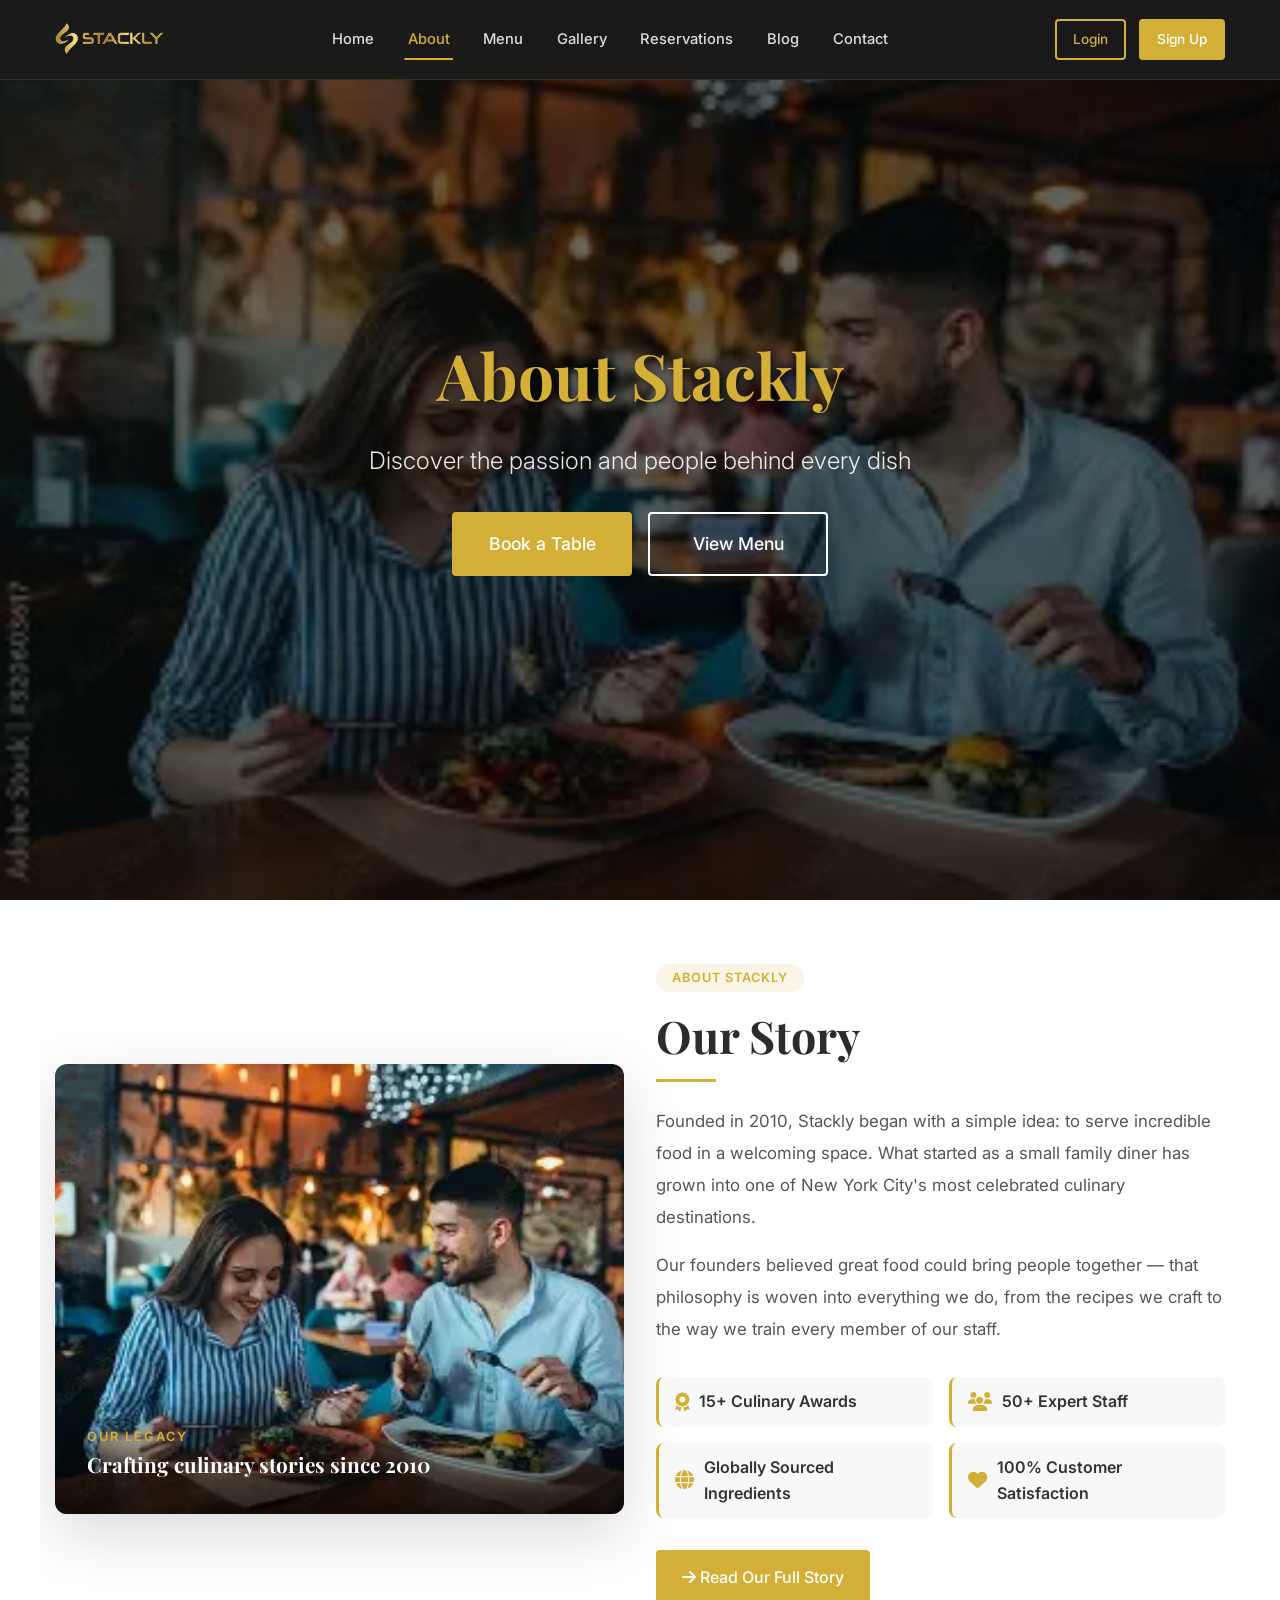
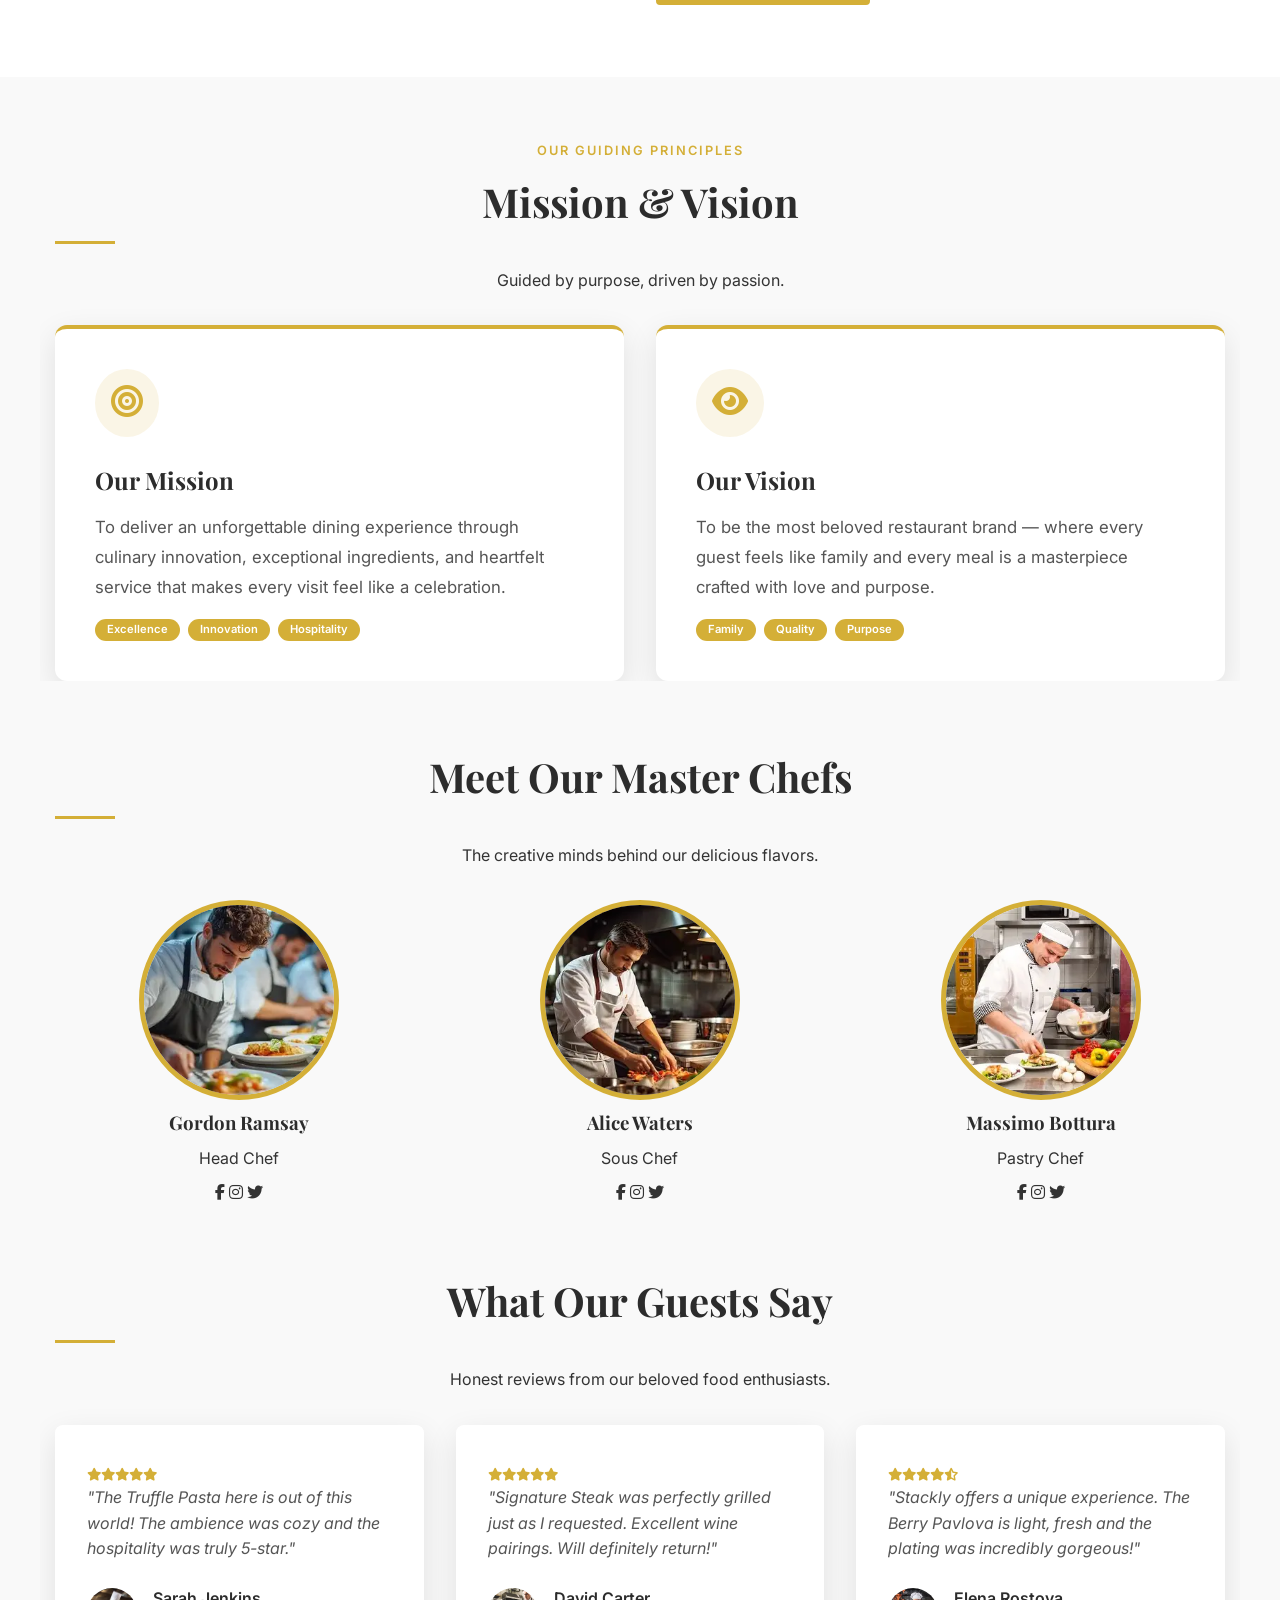
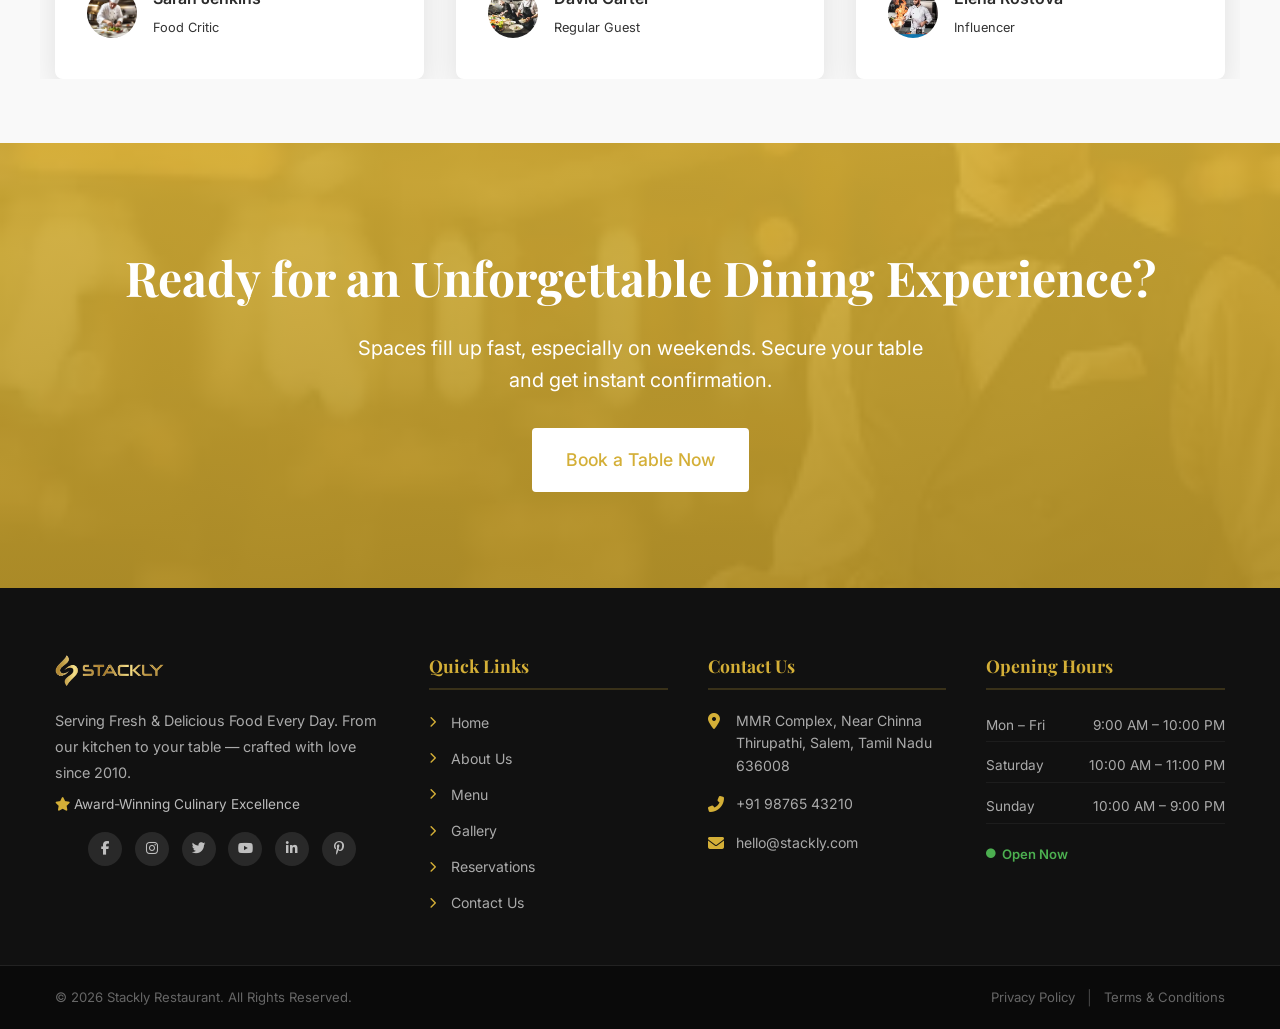
<file: about.html>
<!DOCTYPE html>
<html lang="en">
<head>
    <meta charset="UTF-8">
    <meta name="viewport" content="width=device-width, initial-scale=1.0">
    <title>About Us – Stackly Restaurant</title>
    <meta name="description" content="Discover the passion, people, and story behind Stackly Restaurant. Meet our master chefs and learn about our mission.">
    <link href="https://fonts.googleapis.com/css2?family=Inter:wght@300;400;500;600&family=Playfair+Display:wght@400;600;700&display=swap" rel="stylesheet">
    <link rel="stylesheet" href="https://cdnjs.cloudflare.com/ajax/libs/font-awesome/6.4.0/css/all.min.css">
    <link rel="stylesheet" href="https://unpkg.com/aos@2.3.4/dist/aos.css">
    <link rel="stylesheet" href="style.css">
    <link rel="stylesheet" href="pages.css">
</head>
<body>

    <!-- PRELOADER -->
    <div id="preloader" class="preloader">
        <div class="loader-content">
            <div class="loader-logo">Stackly.</div>
            <h2 class="loader-text primary-text">About Our Story...</h2>
            <div class="loader-bar"><div class="loader-progress"></div></div>
        </div>
    </div>

    <!-- NAVBAR -->
    <header class="navbar" id="navbar">
        <div class="container nav-container">
            <a href="index.html" class="logo">
                <img src="images/stackly-logo.webp" alt="Stackly" style="height:40px; width:auto; display:block;">
            </a>
            <nav class="nav-links">
                <a href="index.html" class="nav-link">Home</a>
                <a href="about.html" class="nav-link active">About</a>
                <a href="menu.html" class="nav-link">Menu</a>
                <a href="gallery.html" class="nav-link">Gallery</a>
                <a href="reservations.html" class="nav-link">Reservations</a>
                <a href="blog.html" class="nav-link">Blog</a>
                <a href="contact.html" class="nav-link">Contact</a>
            </nav>
            <div class="nav-actions">
                <a href="login.html" class="btn btn-outline" id="nav-login-btn">Login</a>
                <a href="signup.html" class="btn btn-primary" id="nav-signup-btn">Sign Up</a>
                <button class="mobile-menu-toggle" id="mobile-menu-toggle-btn"><i class="fas fa-bars"></i></button>
            </div>
        </div>
    </header>

    <!-- HERO SECTION - Same as Home Page -->
    <div class="hero-section" style="background-image: linear-gradient(rgba(0,0,0,0.6), rgba(0,0,0,0.6)), url('images/7.webp');">
        <div class="hero-content container">
            <h1 class="hero-title" data-aos="fade-down" data-aos-duration="1000">About Stackly</h1>
            <p class="hero-subtitle" data-aos="fade-up" data-aos-delay="200" data-aos-duration="1000">Discover the passion and people behind every dish</p>
            <div class="hero-btns" data-aos="fade-up" data-aos-delay="400" data-aos-duration="1000">
                <a href="#" class="btn btn-primary btn-lg pulse-btn" onclick="redirectTo404(event)">Book a Table</a>
                <a href="#" class="btn btn-outline btn-lg" style="border-color:white; color:white;" onclick="redirectTo404(event)">View Menu</a>
            </div>
        </div>
    </div>

    <main>
        <!-- Our Story -->
        <!-- 5. About Us Summary - Image covering area -->
<section class="py-5" style="background:#fff;">
    <div class="container grid-2 align-center gap-5">
        <div data-aos="fade-right" style="width:100%;">
            <div style="position:relative; width:100%; border-radius:12px; overflow:hidden; box-shadow:0 20px 60px rgba(0,0,0,0.15);">
                <img src="images/7.webp" alt="Our Story" style="width:100%; height:450px; object-fit:cover; display:block; transition:transform 0.5s ease;">
                <div style="position:absolute; bottom:0; left:0; right:0; background:linear-gradient(transparent, rgba(0,0,0,0.7)); padding:2rem; color:#fff;">
                    <span style="font-size:0.8rem; font-weight:600; letter-spacing:2px; text-transform:uppercase; color:var(--primary);">Our Legacy</span>
                    <h3 style="color:#fff; margin:0; font-size:1.3rem;">Crafting culinary stories since 2010</h3>
                </div>
            </div>
        </div>
        <div data-aos="fade-left">
            <span style="display:inline-block; background:rgba(212,175,55,0.12); color:var(--primary); padding:4px 16px; border-radius:20px; font-size:0.8rem; font-weight:600; text-transform:uppercase; letter-spacing:1px; margin-bottom:0.5rem;">About Stackly</span>
            <h2 class="section-title" style="font-size:2.8rem;">Our Story</h2>
            <p class="mt-3" style="font-size:1.05rem; line-height:1.9; color:#555;">Founded in 2010, Stackly began with a simple idea: to serve incredible food in a welcoming space. What started as a small family diner has grown into one of New York City's most celebrated culinary destinations.</p>
            <p class="mt-3" style="font-size:1.05rem; line-height:1.9; color:#555;">Our founders believed great food could bring people together — that philosophy is woven into everything we do, from the recipes we craft to the way we train every member of our staff.</p>
            <div class="about-highlights mt-4" style="display:grid; grid-template-columns:1fr 1fr; gap:1rem;">
                <div style="display:flex; align-items:center; gap:10px; padding:12px 16px; background:#f8f8f8; border-radius:8px; border-left:3px solid var(--primary);">
                    <i class="fas fa-award" style="color:var(--primary); font-size:1.2rem;"></i>
                    <span style="font-weight:600;">15+ Culinary Awards</span>
                </div>
                <div style="display:flex; align-items:center; gap:10px; padding:12px 16px; background:#f8f8f8; border-radius:8px; border-left:3px solid var(--primary);">
                    <i class="fas fa-users" style="color:var(--primary); font-size:1.2rem;"></i>
                    <span style="font-weight:600;">50+ Expert Staff</span>
                </div>
                <div style="display:flex; align-items:center; gap:10px; padding:12px 16px; background:#f8f8f8; border-radius:8px; border-left:3px solid var(--primary);">
                    <i class="fas fa-globe" style="color:var(--primary); font-size:1.2rem;"></i>
                    <span style="font-weight:600;">Globally Sourced Ingredients</span>
                </div>
                <div style="display:flex; align-items:center; gap:10px; padding:12px 16px; background:#f8f8f8; border-radius:8px; border-left:3px solid var(--primary);">
                    <i class="fas fa-heart" style="color:var(--primary); font-size:1.2rem;"></i>
                    <span style="font-weight:600;">100% Customer Satisfaction</span>
                </div>
            </div>
            <a href="404.html" class="btn btn-primary mt-4"><i class="fas fa-arrow-right"></i> Read Our Full Story</a>
        </div>
    </div>
</section>

        <!-- 6. Mission & Vision - Added styles -->
<section class="py-5" style="background:var(--bg-light);">
    <div class="container">
        <span style="display:block; text-align:center; color:var(--primary); font-weight:600; text-transform:uppercase; letter-spacing:2px; font-size:0.8rem; margin-bottom:0.5rem;">Our Guiding Principles</span>
        <h2 class="section-title text-center" data-aos="fade-up">Mission &amp; Vision</h2>
        <p class="text-center text-muted mb-4" data-aos="fade-up" data-aos-delay="100">Guided by purpose, driven by passion.</p>
        <div class="grid-2 mt-4">
            <div class="mission-card" data-aos="fade-right" data-aos-delay="100" style="background:#fff; padding:2.5rem; border-radius:12px; box-shadow:var(--shadow); border-top:4px solid var(--primary); transition:transform 0.3s ease;">
                <div class="mission-icon" style="display:inline-block; background:rgba(212,175,55,0.12); padding:1rem; border-radius:50%; margin-bottom:1.5rem;">
                    <i class="fas fa-bullseye" style="color:var(--primary); font-size:2rem;"></i>
                </div>
                <h3 style="font-size:1.5rem; margin-bottom:0.8rem;">Our Mission</h3>
                <p style="color:#555; line-height:1.8; font-size:1.05rem;">To deliver an unforgettable dining experience through culinary innovation, exceptional ingredients, and heartfelt service that makes every visit feel like a celebration.</p>
                <div style="margin-top:1rem; display:flex; gap:0.5rem; flex-wrap:wrap;">
                    <span style="background:var(--primary); color:#fff; padding:2px 12px; border-radius:20px; font-size:0.7rem; font-weight:600;">Excellence</span>
                    <span style="background:var(--primary); color:#fff; padding:2px 12px; border-radius:20px; font-size:0.7rem; font-weight:600;">Innovation</span>
                    <span style="background:var(--primary); color:#fff; padding:2px 12px; border-radius:20px; font-size:0.7rem; font-weight:600;">Hospitality</span>
                </div>
            </div>
            <div class="mission-card" data-aos="fade-left" data-aos-delay="100" style="background:#fff; padding:2.5rem; border-radius:12px; box-shadow:var(--shadow); border-top:4px solid var(--primary); transition:transform 0.3s ease;">
                <div class="mission-icon" style="display:inline-block; background:rgba(212,175,55,0.12); padding:1rem; border-radius:50%; margin-bottom:1.5rem;">
                    <i class="fas fa-eye" style="color:var(--primary); font-size:2rem;"></i>
                </div>
                <h3 style="font-size:1.5rem; margin-bottom:0.8rem;">Our Vision</h3>
                <p style="color:#555; line-height:1.8; font-size:1.05rem;">To be the most beloved restaurant brand — where every guest feels like family and every meal is a masterpiece crafted with love and purpose.</p>
                <div style="margin-top:1rem; display:flex; gap:0.5rem; flex-wrap:wrap;">
                    <span style="background:var(--primary); color:#fff; padding:2px 12px; border-radius:20px; font-size:0.7rem; font-weight:600;">Family</span>
                    <span style="background:var(--primary); color:#fff; padding:2px 12px; border-radius:20px; font-size:0.7rem; font-weight:600;">Quality</span>
                    <span style="background:var(--primary); color:#fff; padding:2px 12px; border-radius:20px; font-size:0.7rem; font-weight:600;">Purpose</span>
                </div>
            </div>
        </div>
    </div>
</section>

        <!-- Master Chefs -->
        <section class="container py-5">
            <h2 class="section-title text-center" data-aos="fade-up">Meet Our Master Chefs</h2>
            <p class="text-center text-muted mb-4" data-aos="fade-up" data-aos-delay="100">The creative minds behind our delicious flavors.</p>
            <div class="grid-3 mt-4">
                <div class="chef-card" data-aos="zoom-in" data-aos-delay="100">
                    <img src="images/OIP (4).webp" alt="Gordon Ramsay">
                    <h3 class="mt-2">Gordon Ramsay</h3>
                    <p class="text-muted">Head Chef</p>
                    <div class="chef-socials mt-2">
                        <a href="404.html"><i class="fab fa-facebook-f"></i></a>
                        <a href="404.html"><i class="fab fa-instagram"></i></a>
                        <a href="404.html"><i class="fab fa-twitter"></i></a>
                    </div>
                </div>
                <div class="chef-card" data-aos="zoom-in" data-aos-delay="200">
                    <img src="images/download (5).webp" alt="Alice Waters">
                    <h3 class="mt-2">Alice Waters</h3>
                    <p class="text-muted">Sous Chef</p>
                    <div class="chef-socials mt-2">
                        <a href="404.html"><i class="fab fa-facebook-f"></i></a>
                        <a href="404.html"><i class="fab fa-instagram"></i></a>
                        <a href="404.html"><i class="fab fa-twitter"></i></a>
                    </div>
                </div>
                <div class="chef-card" data-aos="zoom-in" data-aos-delay="300">
                    <img src="images/download (4).webp" alt="Massimo Bottura">
                    <h3 class="mt-2">Massimo Bottura</h3>
                    <p class="text-muted">Pastry Chef</p>
                    <div class="chef-socials mt-2">
                        <a href="404.html"><i class="fab fa-facebook-f"></i></a>
                        <a href="404.html"><i class="fab fa-instagram"></i></a>
                        <a href="404.html"><i class="fab fa-twitter"></i></a>
                    </div>
                </div>
            </div>
        </section>

        <!-- Testimonials -->
        <section class="testimonials-section py-5">
            <div class="container">
                <h2 class="section-title text-center" data-aos="fade-up">What Our Guests Say</h2>
                <p class="text-center text-muted mb-4" data-aos="fade-up" data-aos-delay="100">Honest reviews from our beloved food enthusiasts.</p>
                <div class="grid-3 mt-4">
                    <div class="testimonial-card" data-aos="fade-up" data-aos-delay="100">
                        <div class="stars mb-2"><i class="fas fa-star"></i><i class="fas fa-star"></i><i class="fas fa-star"></i><i class="fas fa-star"></i><i class="fas fa-star"></i></div>
                        <p class="testimonial-quote">"The Truffle Pasta here is out of this world! The ambience was cozy and the hospitality was truly 5-star."</p>
                        <div class="testimonial-author"><img src="images/12.webp" alt="Sarah" class="testimonial-avatar"><div class="testimonial-meta"><h4>Sarah Jenkins</h4><span class="text-muted" style="font-size:0.8rem;">Food Critic</span></div></div>
                    </div>
                    <div class="testimonial-card" data-aos="fade-up" data-aos-delay="200">
                        <div class="stars mb-2"><i class="fas fa-star"></i><i class="fas fa-star"></i><i class="fas fa-star"></i><i class="fas fa-star"></i><i class="fas fa-star"></i></div>
                        <p class="testimonial-quote">"Signature Steak was perfectly grilled just as I requested. Excellent wine pairings. Will definitely return!"</p>
                        <div class="testimonial-author"><img src="images/13.webp" alt="David" class="testimonial-avatar"><div class="testimonial-meta"><h4>David Carter</h4><span class="text-muted" style="font-size:0.8rem;">Regular Guest</span></div></div>
                    </div>
                    <div class="testimonial-card" data-aos="fade-up" data-aos-delay="300">
                        <div class="stars mb-2"><i class="fas fa-star"></i><i class="fas fa-star"></i><i class="fas fa-star"></i><i class="fas fa-star"></i><i class="fas fa-star-half-alt"></i></div>
                        <p class="testimonial-quote">"Stackly offers a unique experience. The Berry Pavlova is light, fresh and the plating was incredibly gorgeous!"</p>
                        <div class="testimonial-author"><img src="images/15.webp" alt="Elena" class="testimonial-avatar"><div class="testimonial-meta"><h4>Elena Rostova</h4><span class="text-muted" style="font-size:0.8rem;">Influencer</span></div></div>
                    </div>
                </div>
            </div>
        </section>

        <!-- CTA -->
        <section class="cta-section">
            <div class="container text-center">
                <h2 data-aos="fade-down">Ready for an Unforgettable Dining Experience?</h2>
                <p data-aos="fade-up" data-aos-delay="150">Spaces fill up fast, especially on weekends. Secure your table and get instant confirmation.</p>
                <a href="#" class="btn btn-light btn-lg pulse-btn" data-aos="zoom-in" data-aos-delay="300" onclick="redirectTo404(event)">Book a Table Now</a>
            </div>
        </section>
    </main>

    <!-- FOOTER -->
 <footer class="footer">
    <div class="footer-top">
        <div class="container footer-grid">
            <div class="footer-col">
                <div class="footer-logo" style="cursor:pointer;" onclick="window.location.href='index.html'">
                    <img src="images/stackly-logo.webp" alt="Stackly" style="height:40px; width:auto; display:block; margin-bottom:1rem;">
                </div>
                <p class="footer-desc">Serving Fresh &amp; Delicious Food Every Day. From our kitchen to your table — crafted with love since 2010.</p>
                <p class="footer-tagline"><i class="fas fa-star" style="color:var(--primary);"></i> Award-Winning Culinary Excellence</p>
                <!-- Social Icons -->
                <div class="footer-socials mt-3" style="display:flex; gap:0.8rem; flex-wrap:wrap;">
                    <a href="#" class="social-icon-mini" onclick="redirectTo404(event)"><i class="fab fa-facebook-f"></i></a>
                    <a href="#" class="social-icon-mini" onclick="redirectTo404(event)"><i class="fab fa-instagram"></i></a>
                    <a href="#" class="social-icon-mini" onclick="redirectTo404(event)"><i class="fab fa-twitter"></i></a>
                    <a href="#" class="social-icon-mini" onclick="redirectTo404(event)"><i class="fab fa-youtube"></i></a>
                    <a href="#" class="social-icon-mini" onclick="redirectTo404(event)"><i class="fab fa-linkedin-in"></i></a>
                    <a href="#" class="social-icon-mini" onclick="redirectTo404(event)"><i class="fab fa-pinterest-p"></i></a>
                </div>
            </div>
            <div class="footer-col">
                <h4 class="footer-heading">Quick Links</h4>
                <nav class="footer-links">
                    <a href="index.html"><i class="fas fa-chevron-right"></i> Home</a>
                    <a href="about.html"><i class="fas fa-chevron-right"></i> About Us</a>
                    <a href="menu.html"><i class="fas fa-chevron-right"></i> Menu</a>
                    <a href="gallery.html"><i class="fas fa-chevron-right"></i> Gallery</a>
                    <a href="reservations.html"><i class="fas fa-chevron-right"></i> Reservations</a>
                    <a href="contact.html"><i class="fas fa-chevron-right"></i> Contact Us</a>
                </nav>
            </div>
            <div class="footer-col">
                <h4 class="footer-heading">Contact Us</h4>
                <div class="footer-contact-item"><i class="fas fa-map-marker-alt"></i><span>MMR Complex, Near Chinna Thirupathi, Salem, Tamil Nadu 636008</span></div>
                <div class="footer-contact-item"><i class="fas fa-phone-alt"></i><span>+91 98765 43210</span></div>
                <div class="footer-contact-item"><i class="fas fa-envelope"></i><span>hello@stackly.com</span></div>
            </div>
            <div class="footer-col">
                <h4 class="footer-heading">Opening Hours</h4>
                <div class="footer-hours">
                    <div class="hours-row"><span>Mon &ndash; Fri</span><span>9:00 AM &ndash; 10:00 PM</span></div>
                    <div class="hours-row"><span>Saturday</span><span>10:00 AM &ndash; 11:00 PM</span></div>
                    <div class="hours-row"><span>Sunday</span><span>10:00 AM &ndash; 9:00 PM</span></div>
                    <div class="hours-status open"><i class="fas fa-circle"></i> Open Now</div>
                </div>
            </div>
        </div>
    </div>

    <div class="footer-bottom">
        <div class="container footer-bottom-inner">
            <p>&copy; 2026 Stackly Restaurant. All Rights Reserved.</p>
            <div class="footer-legal">
                <a href="404.html">Privacy Policy</a><span>|</span><a href="404.html">Terms &amp; Conditions</a>
            </div>
        </div>
    </div>
</footer>

    <button id="back-to-top" class="back-to-top" title="Back to Top"><i class="fas fa-chevron-up"></i></button>

    <script src="https://unpkg.com/aos@2.3.4/dist/aos.js"></script>
    <script src="pages.js"></script>
    <script>
        function redirectTo404(e) {
            e.preventDefault();
            window.location.href = '404.html';
        }
    </script>
</body>
</html>
</file>
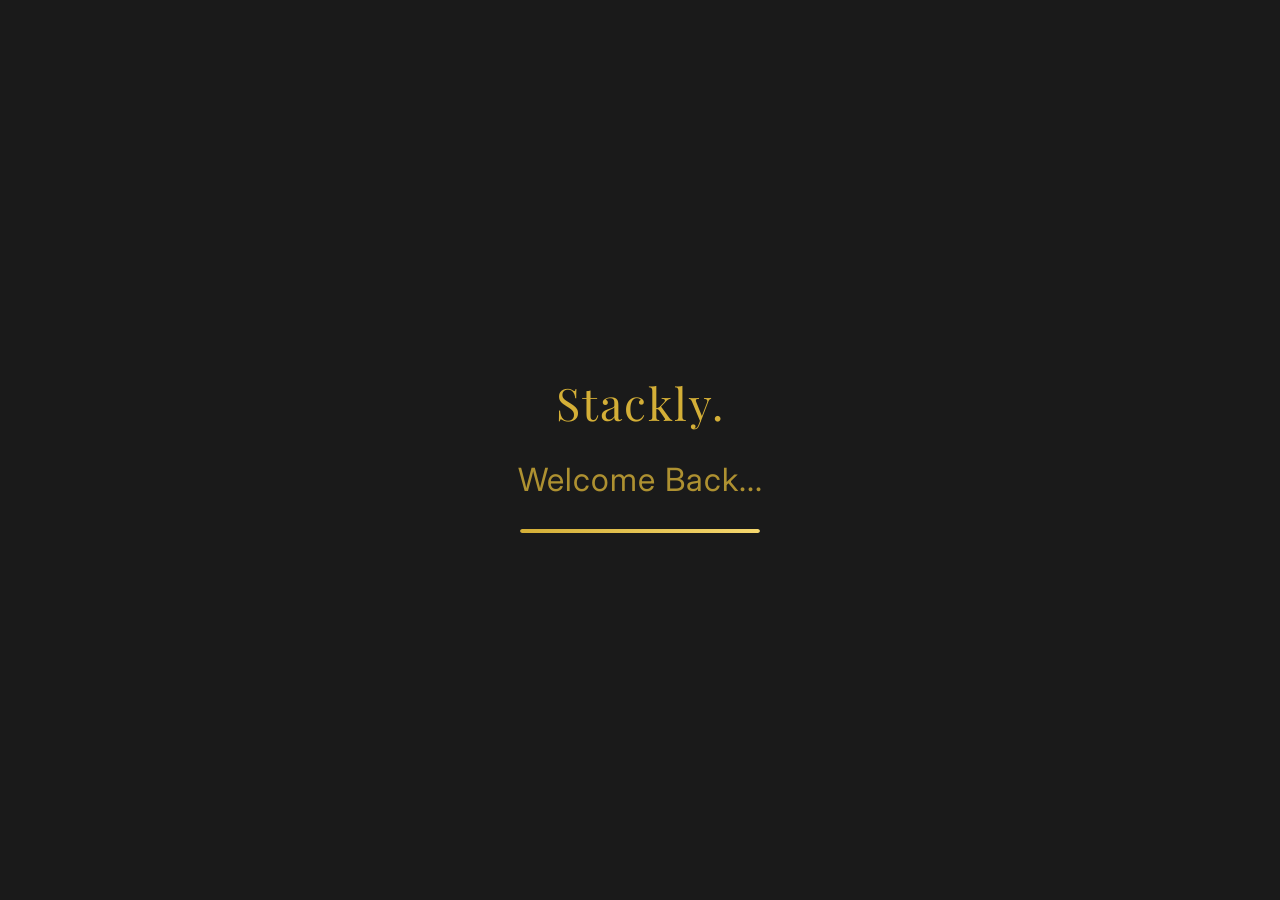
<file: admin.html>
<!DOCTYPE html>
<html lang="en">
<head>
    <meta charset="UTF-8">
    <meta name="viewport" content="width=device-width, initial-scale=1.0">
    <title>Admin Dashboard – Stackly Restaurant</title>
    <meta name="description" content="Admin control panel to manage food orders and table reservations.">
    <link href="https://fonts.googleapis.com/css2?family=Inter:wght@300;400;500;600&family=Playfair+Display:wght@400;600;700&display=swap" rel="stylesheet">
    <link rel="stylesheet" href="https://cdnjs.cloudflare.com/ajax/libs/font-awesome/6.4.0/css/all.min.css">
    <link rel="stylesheet" href="https://unpkg.com/aos@2.3.4/dist/aos.css">
    <link rel="stylesheet" href="style.css">
    <link rel="stylesheet" href="pages.css">
    <style>
        /* Admin Dashboard Specific Styles */
        * {
            margin: 0;
            padding: 0;
            box-sizing: border-box;
        }
        body {
            font-family: var(--font-body);
            background: var(--bg-light);
            overflow-x: hidden;
        }
        
        /* Full page dashboard layout - no header */
        .dash-wrapper {
            display: flex;
            min-height: 100vh;
            width: 100%;
        }
        
        /* Sidebar */
        .dash-sidebar {
            width: 260px;
            min-height: 100vh;
            background: var(--secondary);
            color: #fff;
            padding: 2rem 0;
            display: flex;
            flex-direction: column;
            border-right: 1px solid rgba(212,175,55,0.15);
            flex-shrink: 0;
            position: sticky;
            top: 0;
            height: 100vh;
            overflow-y: auto;
            z-index: 100;
        }
        .dash-sidebar .sidebar-logo {
            padding: 0 1.5rem;
            margin-bottom: 2rem;
            text-align: center;
        }
        .dash-sidebar .sidebar-logo img {
            max-height: 45px;
            width: auto;
        }
        .dash-sidebar .sidebar-brand {
            text-align: center;
            margin-bottom: 1.5rem;
        }
        .dash-sidebar .sidebar-brand h2 {
            color: var(--primary);
            font-family: var(--font-heading);
            font-size: 1.4rem;
            letter-spacing: 1px;
        }
        .dash-sidebar .sidebar-brand p {
            color: rgba(255,255,255,0.5);
            font-size: 0.8rem;
            text-transform: uppercase;
            letter-spacing: 2px;
        }
        
        /* User Profile in Sidebar */
        .sidebar-user-profile {
            padding: 1rem 1.5rem;
            margin-bottom: 1.5rem;
            display: flex;
            align-items: center;
            gap: 12px;
            background: rgba(255,255,255,0.05);
            border-radius: 8px;
            border: 1px solid rgba(255,255,255,0.08);
        }
        .sidebar-user-profile .profile-avatar {
            width: 42px;
            height: 42px;
            border-radius: 50%;
            background: var(--primary);
            display: flex;
            align-items: center;
            justify-content: center;
            color: #fff;
            font-size: 1.2rem;
            flex-shrink: 0;
        }
        .sidebar-user-profile .profile-info {
            flex: 1;
            min-width: 0;
        }
        .sidebar-user-profile .profile-info .user-name {
            color: #fff;
            font-weight: 600;
            font-size: 0.9rem;
            margin: 0;
            white-space: nowrap;
            overflow: hidden;
            text-overflow: ellipsis;
        }
        .sidebar-user-profile .profile-info .user-email {
            color: rgba(255,255,255,0.5);
            font-size: 0.75rem;
            margin: 0;
            white-space: nowrap;
            overflow: hidden;
            text-overflow: ellipsis;
        }
        
        .dash-sidebar h3 {
            color: var(--primary);
            padding: 0 1.5rem;
            margin-bottom: 1.5rem;
            font-size: 0.7rem;
            font-family: var(--font-body);
            font-weight: 600;
            letter-spacing: 1.5px;
            text-transform: uppercase;
            opacity: 0.5;
        }
        .dash-menu {
            display: flex;
            flex-direction: column;
            gap: 0.2rem;
            flex: 1;
        }
        .dash-menu-item {
            padding: 0.9rem 1.5rem;
            color: rgba(255,255,255,0.7);
            display: flex;
            align-items: center;
            gap: 12px;
            font-weight: 500;
            font-size: 0.9rem;
            border-left: 4px solid transparent;
            cursor: pointer;
            transition: var(--transition);
            text-decoration: none;
            background: none;
            border-right: none;
            border-top: none;
            border-bottom: none;
            width: 100%;
            text-align: left;
        }
        .dash-menu-item i {
            width: 20px;
            text-align: center;
            font-size: 1rem;
        }
        .dash-menu-item:hover {
            color: #fff;
            background: rgba(255,255,255,0.05);
        }
        .dash-menu-item.active {
            color: #fff;
            background: rgba(212,175,55,0.12);
            border-left-color: var(--primary);
        }
        .dash-menu-item.logout-item {
            margin-top: auto;
            border-top: 1px solid rgba(255,255,255,0.08);
            padding-top: 1.2rem;
            color: rgba(255,100,100,0.7);
        }
        .dash-menu-item.logout-item:hover {
            color: #ff6b6b;
            background: rgba(255,0,0,0.05);
        }
        
        /* Main Content */
        .dash-content {
            flex: 1;
            padding: 2rem 2.5rem;
            overflow-y: auto;
            min-height: 100vh;
            background: var(--bg-light);
        }
        .dash-section {
            display: none;
            animation: fadeIn 0.4s ease;
        }
        .dash-section.active {
            display: block;
        }
        @keyframes fadeIn {
            from { opacity: 0; transform: translateY(10px); }
            to { opacity: 1; transform: translateY(0); }
        }
        
        .welcome-card {
            background: linear-gradient(135deg, var(--secondary) 0%, #1c1c1c 100%);
            color: #fff;
            padding: 2.5rem;
            border-radius: 12px;
            margin-bottom: 2rem;
            box-shadow: var(--shadow);
            border: 1px solid rgba(212,175,55,0.1);
        }
        .welcome-card h2 {
            color: #fff;
            margin-bottom: 0.5rem;
            font-size: 1.6rem;
        }
        .welcome-card p {
            color: #ccc;
            font-size: 0.95rem;
        }
        .welcome-card .welcome-email {
            color: var(--primary);
            font-size: 0.85rem;
            margin-top: 0.3rem;
        }
        .stat-grid {
            display: grid;
            grid-template-columns: repeat(auto-fit, minmax(200px, 1fr));
            gap: 1.5rem;
            margin-bottom: 2.5rem;
        }
        .stat-box {
            background: #fff;
            padding: 1.5rem 2rem;
            border-radius: 10px;
            box-shadow: var(--shadow);
            border-bottom: 3px solid var(--primary);
            display: flex;
            align-items: center;
            justify-content: space-between;
            transition: transform 0.3s ease;
        }
        .stat-box:hover {
            transform: translateY(-3px);
        }
        .stat-info h3 {
            font-size: 2.2rem;
            color: var(--secondary);
            line-height: 1.1;
            margin-bottom: 0.2rem;
            font-family: var(--font-body);
        }
        .stat-info p {
            color: var(--text-muted);
            font-size: 0.85rem;
            font-weight: 500;
        }
        .stat-icon {
            font-size: 2rem;
            color: var(--primary);
            opacity: 0.7;
        }
        .table-container {
            background: #fff;
            padding: 1.5rem;
            border-radius: 10px;
            box-shadow: var(--shadow);
            margin-top: 1.5rem;
            overflow-x: auto;
        }
        .table-container h3 {
            margin-bottom: 1.2rem;
            font-size: 1.1rem;
            color: var(--secondary);
        }
        .styled-table {
            width: 100%;
            border-collapse: collapse;
            font-size: 0.9rem;
            min-width: 600px;
        }
        .styled-table thead tr {
            background: var(--secondary);
            color: #fff;
        }
        .styled-table th {
            padding: 12px 15px;
            text-align: left;
            font-weight: 500;
            font-size: 0.8rem;
            text-transform: uppercase;
            letter-spacing: 0.5px;
        }
        .styled-table td {
            padding: 12px 15px;
            border-bottom: 1px solid #eee;
            vertical-align: middle;
        }
        .styled-table tbody tr:hover {
            background: #f8f8f8;
        }
        .badge {
            padding: 4px 12px;
            border-radius: 20px;
            font-size: 0.75rem;
            font-weight: 600;
            display: inline-block;
        }
        .badge-success { background: #d4edda; color: #155724; }
        .badge-warning { background: #fff3cd; color: #856404; }
        .badge-danger { background: #f8d7da; color: #721c24; }
        .badge-info { background: #d1ecf1; color: #0c5460; }
        .btn-sm {
            padding: 4px 12px;
            font-size: 0.75rem;
            border-radius: 4px;
            border: none;
            cursor: pointer;
            transition: var(--transition);
            margin: 2px;
        }
        .btn-success { background: #28a745; color: #fff; }
        .btn-success:hover { background: #218838; }
        .btn-danger { background: #dc3545; color: #fff; }
        .btn-danger:hover { background: #c82333; }
        .btn-primary { background: var(--primary); color: #fff; }
        .btn-primary:hover { background: var(--primary-dark); }
        .btn-outline {
            background: transparent;
            color: var(--primary);
            border: 1px solid var(--primary);
        }
        .btn-outline:hover {
            background: var(--primary);
            color: #fff;
        }
        .text-muted { color: #999; }

        /* Mobile Hamburger for sidebar */
        .sidebar-toggle {
            display: none;
            position: fixed;
            top: 15px;
            left: 15px;
            z-index: 200;
            background: var(--primary);
            color: #fff;
            border: none;
            border-radius: 8px;
            padding: 10px 14px;
            font-size: 1.2rem;
            cursor: pointer;
            box-shadow: 0 4px 15px rgba(0,0,0,0.2);
        }
        .sidebar-toggle:hover {
            background: var(--primary-dark);
        }
        .sidebar-overlay {
            display: none;
            position: fixed;
            inset: 0;
            background: rgba(0,0,0,0.5);
            z-index: 98;
        }

        /* Mobile Responsive */
        @media (max-width: 992px) {
            .dash-wrapper {
                flex-direction: column;
            }
            .dash-sidebar {
                width: 280px;
                position: fixed;
                top: 0;
                left: -300px;
                height: 100vh;
                z-index: 99;
                transition: left 0.3s ease;
                box-shadow: 4px 0 30px rgba(0,0,0,0.3);
            }
            .dash-sidebar.open {
                left: 0;
            }
            .sidebar-toggle {
                display: block;
            }
            .sidebar-overlay.active {
                display: block;
            }
            .dash-content {
                padding: 1.5rem;
                margin-top: 0;
                width: 100%;
            }
            .stat-grid {
                grid-template-columns: repeat(auto-fit, minmax(150px, 1fr));
                gap: 1rem;
            }
            .stat-box {
                padding: 1rem 1.2rem;
            }
            .stat-info h3 {
                font-size: 1.6rem;
            }
            .welcome-card {
                padding: 1.5rem;
            }
            .welcome-card h2 {
                font-size: 1.3rem;
            }
            .sidebar-user-profile {
                padding: 0.8rem 1rem;
            }
            .sidebar-user-profile .profile-avatar {
                width: 36px;
                height: 36px;
                font-size: 1rem;
            }
        }
        @media (max-width: 576px) {
            .dash-content {
                padding: 1rem;
            }
            .stat-grid {
                grid-template-columns: 1fr 1fr;
                gap: 0.8rem;
            }
            .stat-box {
                padding: 0.8rem 1rem;
                flex-direction: column;
                text-align: center;
            }
            .stat-info h3 {
                font-size: 1.4rem;
            }
            .stat-icon {
                font-size: 1.5rem;
                margin-top: 0.3rem;
            }
            .table-container {
                padding: 1rem;
            }
            .styled-table {
                font-size: 0.8rem;
                min-width: 400px;
            }
            .styled-table th, .styled-table td {
                padding: 8px 10px;
            }
            .dash-sidebar {
                width: 260px;
                left: -280px;
            }
            .sidebar-user-profile .profile-info .user-name {
                font-size: 0.8rem;
            }
            .sidebar-user-profile .profile-info .user-email {
                font-size: 0.65rem;
            }
        }
    </style>
</head>
<body>

    <!-- PRELOADER -->
    <div id="preloader" class="preloader">
        <div class="loader-content">
            <div class="loader-logo">Stackly.</div>
            <h2 class="loader-text primary-text">Opening Admin Console...</h2>
            <div class="loader-bar"><div class="loader-progress"></div></div>
        </div>
    </div>

    <!-- Sidebar Toggle Button (Mobile) -->
    <button class="sidebar-toggle" id="sidebar-toggle" aria-label="Toggle Sidebar">
        <i class="fas fa-bars"></i>
    </button>
    <div class="sidebar-overlay" id="sidebar-overlay"></div>

    <!-- DASHBOARD WRAPPER -->
    <div class="dash-wrapper">
        <!-- Sidebar -->
        <aside class="dash-sidebar" id="dash-sidebar">
            <div class="sidebar-brand">
                <div class="sidebar-logo">
                    <img src="images/stackly-logo.webp" alt="Stackly">
                </div>
                <p>Admin Panel</p>
            </div>
            
            <!-- User Profile in Sidebar -->
            <div class="sidebar-user-profile" id="sidebar-user-profile">
                <div class="profile-avatar">
                    <i class="fas fa-user-shield"></i>
                </div>
                <div class="profile-info">
                    <p class="user-name" id="sidebar-admin-name">Admin</p>
                    <p class="user-email" id="sidebar-admin-email">admin@stackly.com</p>
                </div>
            </div>
            
            <div class="dash-menu">
                <button class="dash-menu-item active" data-target="overview">
                    <i class="fas fa-chart-line"></i> Overview
                </button>
                <button class="dash-menu-item" data-target="orders">
                    <i class="fas fa-shopping-bag"></i> Orders
                </button>
                <button class="dash-menu-item" data-target="reservations">
                    <i class="fas fa-calendar-alt"></i> Reservations
                </button>
                <button class="dash-menu-item" data-target="menu-management">
                    <i class="fas fa-utensils"></i> Menu Management
                </button>
                <a href="index.html" class="dash-menu-item">
                    <i class="fas fa-home"></i> Back to Home
                </a>
                <button class="dash-menu-item logout-item" onclick="handleLogout()">
                    <i class="fas fa-sign-out-alt"></i> Logout
                </button>
            </div>
        </aside>

        <!-- Main Content -->
        <main class="dash-content">
            <!-- OVERVIEW SECTION -->
            <div id="overview" class="dash-section active">
                <div class="welcome-card" data-aos="fade-down">
                    <h2 id="welcome-name">👋 Welcome back, Admin!</h2>
                    <p>Manage all customer orders, accept table bookings, and monitor restaurant performance statistics.</p>
                    <p class="welcome-email" id="admin-email-display">
                        <i class="fas fa-envelope"></i> Logged in as: admin@stackly.com
                    </p>
                </div>

                <div class="stat-grid" data-aos="fade-up" data-aos-delay="100">
                    <div class="stat-box">
                        <div class="stat-info">
                            <h3 id="total-orders">156</h3>
                            <p>Total Orders</p>
                        </div>
                        <i class="fas fa-shopping-bag stat-icon"></i>
                    </div>
                    <div class="stat-box">
                        <div class="stat-info">
                            <h3 id="total-revenue">$4,200</h3>
                            <p>Revenue</p>
                        </div>
                        <i class="fas fa-dollar-sign stat-icon"></i>
                    </div>
                    <div class="stat-box">
                        <div class="stat-info">
                            <h3 id="total-reservations">24</h3>
                            <p>Reservations</p>
                        </div>
                        <i class="fas fa-calendar-check stat-icon"></i>
                    </div>
                    <div class="stat-box">
                        <div class="stat-info">
                            <h3 id="pending-orders">3</h3>
                            <p>Pending Orders</p>
                        </div>
                        <i class="fas fa-clock stat-icon"></i>
                    </div>
                </div>

                <div class="table-container" data-aos="fade-up" data-aos-delay="200">
                    <h3>Recent Activity</h3>
                    <table class="styled-table">
                        <thead>
                            <tr>
                                <th>Activity</th>
                                <th>Customer</th>
                                <th>Date</th>
                                <th>Status</th>
                            </tr>
                        </thead>
                        <tbody id="recent-activity-body">
                            <tr>
                                <td>New Order #1003</td>
                                <td>Michael Chen</td>
                                <td>Today, 2:30 PM</td>
                                <td><span class="badge badge-warning">Pending</span></td>
                            </tr>
                            <tr>
                                <td>Table Booking #R203</td>
                                <td>Emily Davis</td>
                                <td>Today, 1:15 PM</td>
                                <td><span class="badge badge-success">Approved</span></td>
                            </tr>
                            <tr>
                                <td>Order #1002 Completed</td>
                                <td>Jane Smith</td>
                                <td>Yesterday, 8:45 PM</td>
                                <td><span class="badge badge-success">Completed</span></td>
                            </tr>
                        </tbody>
                    </table>
                </div>
            </div>

            <!-- ORDERS SECTION -->
            <div id="orders" class="dash-section">
                <h2 style="margin-bottom:0.3rem;">Order Management</h2>
                <p class="text-muted" style="margin-bottom:1.5rem;">Track and update the status of customer orders.</p>
                <div class="table-container">
                    <div style="display:flex; justify-content:space-between; align-items:center; flex-wrap:wrap; gap:0.5rem; margin-bottom:1rem;">
                        <h3 style="margin:0;">All Orders</h3>
                        <div style="display:flex; gap:0.5rem; flex-wrap:wrap;">
                            <button class="btn btn-sm btn-primary" onclick="filterOrders('all')">All</button>
                            <button class="btn btn-sm btn-outline" onclick="filterOrders('pending')">Pending</button>
                            <button class="btn btn-sm btn-outline" onclick="filterOrders('completed')">Completed</button>
                            <button class="btn btn-sm btn-outline" onclick="filterOrders('cancelled')">Cancelled</button>
                        </div>
                    </div>
                    <table class="styled-table" id="orders-table">
                        <thead>
                            <tr>
                                <th>Order ID</th>
                                <th>Customer</th>
                                <th>Items</th>
                                <th>Total</th>
                                <th>Status</th>
                                <th>Action</th>
                            </tr>
                        </thead>
                        <tbody id="order-table-body">
                            <tr data-status="pending">
                                <td>#1001</td>
                                <td>John Doe</td>
                                <td>Signature Steak (1), Caesar Salad (1)</td>
                                <td>$46.98</td>
                                <td><span class="badge badge-warning">Pending</span></td>
                                <td>
                                    <button class="btn btn-sm btn-success" onclick="updateOrderStatus(this, 'Completed')">Complete</button>
                                    <button class="btn btn-sm btn-danger" onclick="updateOrderStatus(this, 'Cancelled')">Cancel</button>
                                </td>
                            </tr>
                            <tr data-status="completed">
                                <td>#1002</td>
                                <td>Jane Smith</td>
                                <td>Truffle Pasta (2), Chocolate Lava Cake (1)</td>
                                <td>$60.97</td>
                                <td><span class="badge badge-success">Completed</span></td>
                                <td><span class="text-muted">—</span></td>
                            </tr>
                            <tr data-status="pending">
                                <td>#1003</td>
                                <td>Michael Chen</td>
                                <td>Grilled Salmon (1), Soup du Jour (2)</td>
                                <td>$46.97</td>
                                <td><span class="badge badge-warning">Pending</span></td>
                                <td>
                                    <button class="btn btn-sm btn-success" onclick="updateOrderStatus(this, 'Completed')">Complete</button>
                                    <button class="btn btn-sm btn-danger" onclick="updateOrderStatus(this, 'Cancelled')">Cancel</button>
                                </td>
                            </tr>
                            <tr data-status="cancelled">
                                <td>#1004</td>
                                <td>Sarah Lee</td>
                                <td>Bruschetta (2), Tiramisu (1)</td>
                                <td>$29.97</td>
                                <td><span class="badge badge-danger">Cancelled</span></td>
                                <td><span class="text-muted">—</span></td>
                            </tr>
                        </tbody>
                    </table>
                </div>
            </div>

            <!-- RESERVATIONS SECTION -->
            <div id="reservations" class="dash-section">
                <h2 style="margin-bottom:0.3rem;">Reservation Management</h2>
                <p class="text-muted" style="margin-bottom:1.5rem;">Approve or reject customer table reservations.</p>
                <div class="table-container">
                    <div style="display:flex; justify-content:space-between; align-items:center; flex-wrap:wrap; gap:0.5rem; margin-bottom:1rem;">
                        <h3 style="margin:0;">All Reservations</h3>
                        <div style="display:flex; gap:0.5rem; flex-wrap:wrap;">
                            <button class="btn btn-sm btn-primary" onclick="filterReservations('all')">All</button>
                            <button class="btn btn-sm btn-outline" onclick="filterReservations('pending')">Pending</button>
                            <button class="btn btn-sm btn-outline" onclick="filterReservations('approved')">Approved</button>
                            <button class="btn btn-sm btn-outline" onclick="filterReservations('rejected')">Rejected</button>
                        </div>
                    </div>
                    <table class="styled-table" id="reservations-table">
                        <thead>
                            <tr>
                                <th>Res ID</th>
                                <th>Customer</th>
                                <th>Date & Time</th>
                                <th>Guests</th>
                                <th>Status</th>
                                <th>Action</th>
                            </tr>
                        </thead>
                        <tbody id="res-table-body">
                            <tr data-status="pending">
                                <td>#R201</td>
                                <td>Mike Johnson</td>
                                <td>Oct 12, 19:00</td>
                                <td>4 People</td>
                                <td><span class="badge badge-warning">Pending</span></td>
                                <td>
                                    <button class="btn btn-sm btn-success" onclick="updateResStatus(this, 'Approved')">Approve</button>
                                    <button class="btn btn-sm btn-danger" onclick="updateResStatus(this, 'Rejected')">Reject</button>
                                </td>
                            </tr>
                            <tr data-status="approved">
                                <td>#R202</td>
                                <td>Sarah Jenkins</td>
                                <td>Oct 14, 18:30</td>
                                <td>2 People</td>
                                <td><span class="badge badge-success">Approved</span></td>
                                <td><span class="text-muted">—</span></td>
                            </tr>
                            <tr data-status="pending">
                                <td>#R203</td>
                                <td>Emily Davis</td>
                                <td>Oct 15, 20:00</td>
                                <td>6 People</td>
                                <td><span class="badge badge-warning">Pending</span></td>
                                <td>
                                    <button class="btn btn-sm btn-success" onclick="updateResStatus(this, 'Approved')">Approve</button>
                                    <button class="btn btn-sm btn-danger" onclick="updateResStatus(this, 'Rejected')">Reject</button>
                                </td>
                            </tr>
                            <tr data-status="rejected">
                                <td>#R204</td>
                                <td>Tom Wilson</td>
                                <td>Oct 10, 21:30</td>
                                <td>3 People</td>
                                <td><span class="badge badge-danger">Rejected</span></td>
                                <td><span class="text-muted">—</span></td>
                            </tr>
                        </tbody>
                    </table>
                </div>
            </div>

            <!-- MENU MANAGEMENT SECTION -->
            <div id="menu-management" class="dash-section">
                <h2 style="margin-bottom:0.3rem;">Menu Management</h2>
                <p class="text-muted" style="margin-bottom:1.5rem;">Add, edit, or remove menu items.</p>
                <div class="table-container">
                    <div style="display:flex; justify-content:space-between; align-items:center; flex-wrap:wrap; gap:0.5rem; margin-bottom:1rem;">
                        <h3 style="margin:0;">Menu Items</h3>
                        <button class="btn btn-primary btn-sm" onclick="addMenuItem()"><i class="fas fa-plus"></i> Add Item</button>
                    </div>
                    <table class="styled-table">
                        <thead>
                            <tr>
                                <th>Item</th>
                                <th>Category</th>
                                <th>Price</th>
                                <th>Status</th>
                                <th>Action</th>
                            </tr>
                        </thead>
                        <tbody id="menu-table-body">
                            <tr>
                                <td>Bruschetta</td>
                                <td>Starters</td>
                                <td>$9.99</td>
                                <td><span class="badge badge-success">Available</span></td>
                                <td>
                                    <button class="btn btn-sm btn-primary" onclick="editMenuItem(this)">Edit</button>
                                    <button class="btn btn-sm btn-danger" onclick="deleteMenuItem(this)">Delete</button>
                                </td>
                            </tr>
                            <tr>
                                <td>Signature Steak</td>
                                <td>Main Course</td>
                                <td>$34.99</td>
                                <td><span class="badge badge-success">Available</span></td>
                                <td>
                                    <button class="btn btn-sm btn-primary" onclick="editMenuItem(this)">Edit</button>
                                    <button class="btn btn-sm btn-danger" onclick="deleteMenuItem(this)">Delete</button>
                                </td>
                            </tr>
                            <tr>
                                <td>Berry Pavlova</td>
                                <td>Desserts</td>
                                <td>$12.99</td>
                                <td><span class="badge badge-warning">Out of Stock</span></td>
                                <td>
                                    <button class="btn btn-sm btn-primary" onclick="editMenuItem(this)">Edit</button>
                                    <button class="btn btn-sm btn-danger" onclick="deleteMenuItem(this)">Delete</button>
                                </td>
                            </tr>
                        </tbody>
                    </table>
                </div>
            </div>
        </main>
    </div>

    <script src="https://unpkg.com/aos@2.3.4/dist/aos.js"></script>
    <script src="pages.js"></script>
    <script>
        // Check Auth
        const storedUser = localStorage.getItem('stackly_user');
        const user = storedUser ? JSON.parse(storedUser) : null;
        
        if (!user || user.role !== 'admin') {
            window.location.href = 'login.html';
        } else {
            // Display admin email in welcome card
            const adminEmailDisplay = document.getElementById('admin-email-display');
            if (adminEmailDisplay && user.email) {
                adminEmailDisplay.innerHTML = `<i class="fas fa-envelope"></i> Logged in as: ${user.email}`;
            }
            
            // Display admin name in welcome card
            const welcomeName = document.getElementById('welcome-name');
            if (welcomeName && user.name) {
                welcomeName.textContent = `👋 Welcome back, ${user.name}!`;
            }
            
            // Update sidebar user info
            const sidebarAdminName = document.getElementById('sidebar-admin-name');
            if (sidebarAdminName && user.name) {
                sidebarAdminName.textContent = user.name;
            }
            const sidebarAdminEmail = document.getElementById('sidebar-admin-email');
            if (sidebarAdminEmail && user.email) {
                sidebarAdminEmail.textContent = user.email;
            }
        }

        // Sidebar toggle for mobile
        const sidebarToggle = document.getElementById('sidebar-toggle');
        const sidebar = document.getElementById('dash-sidebar');
        const overlay = document.getElementById('sidebar-overlay');

        function toggleSidebar() {
            sidebar.classList.toggle('open');
            overlay.classList.toggle('active');
            const icon = sidebarToggle.querySelector('i');
            icon.className = sidebar.classList.contains('open') ? 'fas fa-times' : 'fas fa-bars';
        }

        if (sidebarToggle) {
            sidebarToggle.addEventListener('click', toggleSidebar);
        }
        if (overlay) {
            overlay.addEventListener('click', toggleSidebar);
        }

        // Close sidebar on menu item click (mobile)
        document.querySelectorAll('.dash-menu-item').forEach(item => {
            item.addEventListener('click', () => {
                if (window.innerWidth <= 992) {
                    sidebar.classList.remove('open');
                    overlay.classList.remove('active');
                    const icon = sidebarToggle.querySelector('i');
                    if (icon) icon.className = 'fas fa-bars';
                }
            });
        });

        // Tab switching
        const menuItems = document.querySelectorAll('.dash-menu-item[data-target]');
        const sections = document.querySelectorAll('.dash-section');

        menuItems.forEach(item => {
            item.addEventListener('click', function() {
                const target = this.getAttribute('data-target');
                
                menuItems.forEach(m => m.classList.remove('active'));
                this.classList.add('active');

                sections.forEach(s => {
                    s.classList.remove('active');
                    if (s.id === target) {
                        s.classList.add('active');
                    }
                });

                if (typeof AOS !== 'undefined') {
                    AOS.refresh();
                }
            });
        });

        // Order Actions
        function updateOrderStatus(btn, status) {
            const row = btn.closest('tr');
            const statusCell = row.cells[4];
            const actionCell = row.cells[5];
            
            row.setAttribute('data-status', status.toLowerCase());
            
            if (status === 'Completed') {
                statusCell.innerHTML = '<span class="badge badge-success">Completed</span>';
                actionCell.innerHTML = '<span class="text-muted">—</span>';
                updateStats();
            } else if (status === 'Cancelled') {
                statusCell.innerHTML = '<span class="badge badge-danger">Cancelled</span>';
                actionCell.innerHTML = '<span class="text-muted">—</span>';
                updateStats();
            }
        }

        function filterOrders(filter) {
            const rows = document.querySelectorAll('#order-table-body tr');
            rows.forEach(row => {
                const status = row.getAttribute('data-status');
                if (filter === 'all' || status === filter) {
                    row.style.display = '';
                } else {
                    row.style.display = 'none';
                }
            });
        }

        // Reservation Actions
        function updateResStatus(btn, status) {
            const row = btn.closest('tr');
            const statusCell = row.cells[4];
            const actionCell = row.cells[5];
            
            row.setAttribute('data-status', status.toLowerCase());
            
            if (status === 'Approved') {
                statusCell.innerHTML = '<span class="badge badge-success">Approved</span>';
                actionCell.innerHTML = '<span class="text-muted">—</span>';
                updateStats();
            } else if (status === 'Rejected') {
                statusCell.innerHTML = '<span class="badge badge-danger">Rejected</span>';
                actionCell.innerHTML = '<span class="text-muted">—</span>';
                updateStats();
            }
        }

        function filterReservations(filter) {
            const rows = document.querySelectorAll('#res-table-body tr');
            rows.forEach(row => {
                const status = row.getAttribute('data-status');
                if (filter === 'all' || status === filter) {
                    row.style.display = '';
                } else {
                    row.style.display = 'none';
                }
            });
        }

        // Menu Management
        function addMenuItem() {
            const name = prompt('Enter menu item name:');
            if (name) {
                const category = prompt('Enter category (Starters/Main Course/Desserts/Beverages):');
                const price = prompt('Enter price:');
                if (category && price) {
                    const tbody = document.getElementById('menu-table-body');
                    const row = document.createElement('tr');
                    row.innerHTML = `
                        <td>${name}</td>
                        <td>${category}</td>
                        <td>$${parseFloat(price).toFixed(2)}</td>
                        <td><span class="badge badge-success">Available</span></td>
                        <td>
                            <button class="btn btn-sm btn-primary" onclick="editMenuItem(this)">Edit</button>
                            <button class="btn btn-sm btn-danger" onclick="deleteMenuItem(this)">Delete</button>
                        </td>
                    `;
                    tbody.appendChild(row);
                }
            }
        }

        function editMenuItem(btn) {
            const row = btn.closest('tr');
            const cells = row.cells;
            const name = prompt('Edit item name:', cells[0].textContent);
            if (name) {
                const category = prompt('Edit category:', cells[1].textContent);
                const price = prompt('Edit price:', cells[2].textContent.replace('$', ''));
                if (category && price) {
                    cells[0].textContent = name;
                    cells[1].textContent = category;
                    cells[2].textContent = `$${parseFloat(price).toFixed(2)}`;
                }
            }
        }

        function deleteMenuItem(btn) {
            if (confirm('Are you sure you want to delete this menu item?')) {
                btn.closest('tr').remove();
            }
        }

        // Update Stats
        function updateStats() {
            const totalOrders = document.querySelectorAll('#order-table-body tr').length;
            const completedOrders = document.querySelectorAll('#order-table-body tr[data-status="completed"]').length;
            const pendingOrders = document.querySelectorAll('#order-table-body tr[data-status="pending"]').length;
            const cancelledOrders = document.querySelectorAll('#order-table-body tr[data-status="cancelled"]').length;
            
            document.getElementById('total-orders').textContent = totalOrders;
            document.getElementById('pending-orders').textContent = pendingOrders;
            
            const totalRevenue = completedOrders * 45 + pendingOrders * 30;
            document.getElementById('total-revenue').textContent = `$${totalRevenue}`;
            
            const totalRes = document.querySelectorAll('#res-table-body tr').length;
            document.getElementById('total-reservations').textContent = totalRes;
        }

        // Logout
        function handleLogout() {
            localStorage.removeItem('stackly_user');
            window.location.href = 'login.html';
        }

        // Initialize AOS
        if (typeof AOS !== 'undefined') {
            AOS.init({
                duration: 800,
                once: true,
                offset: 60,
                easing: 'ease-out-cubic',
            });
        }
    </script>
</body>
</html>
</file>
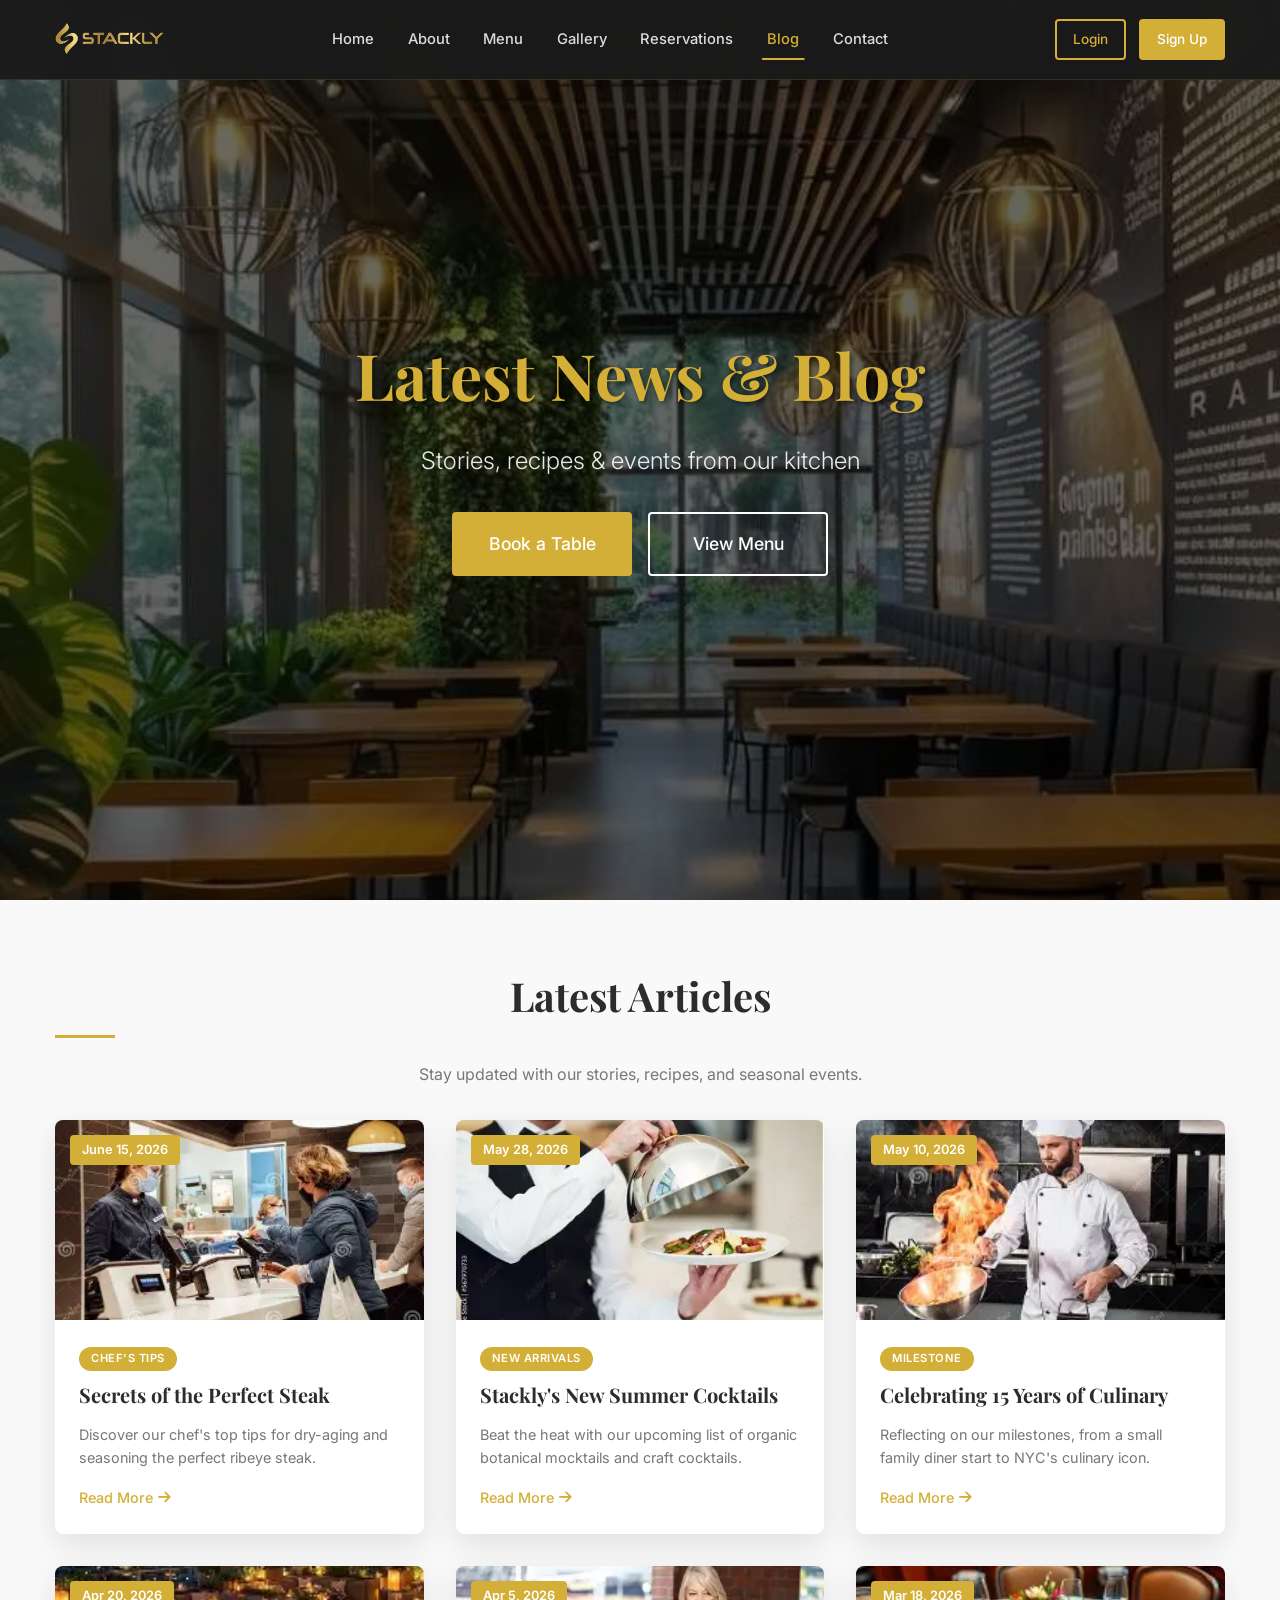
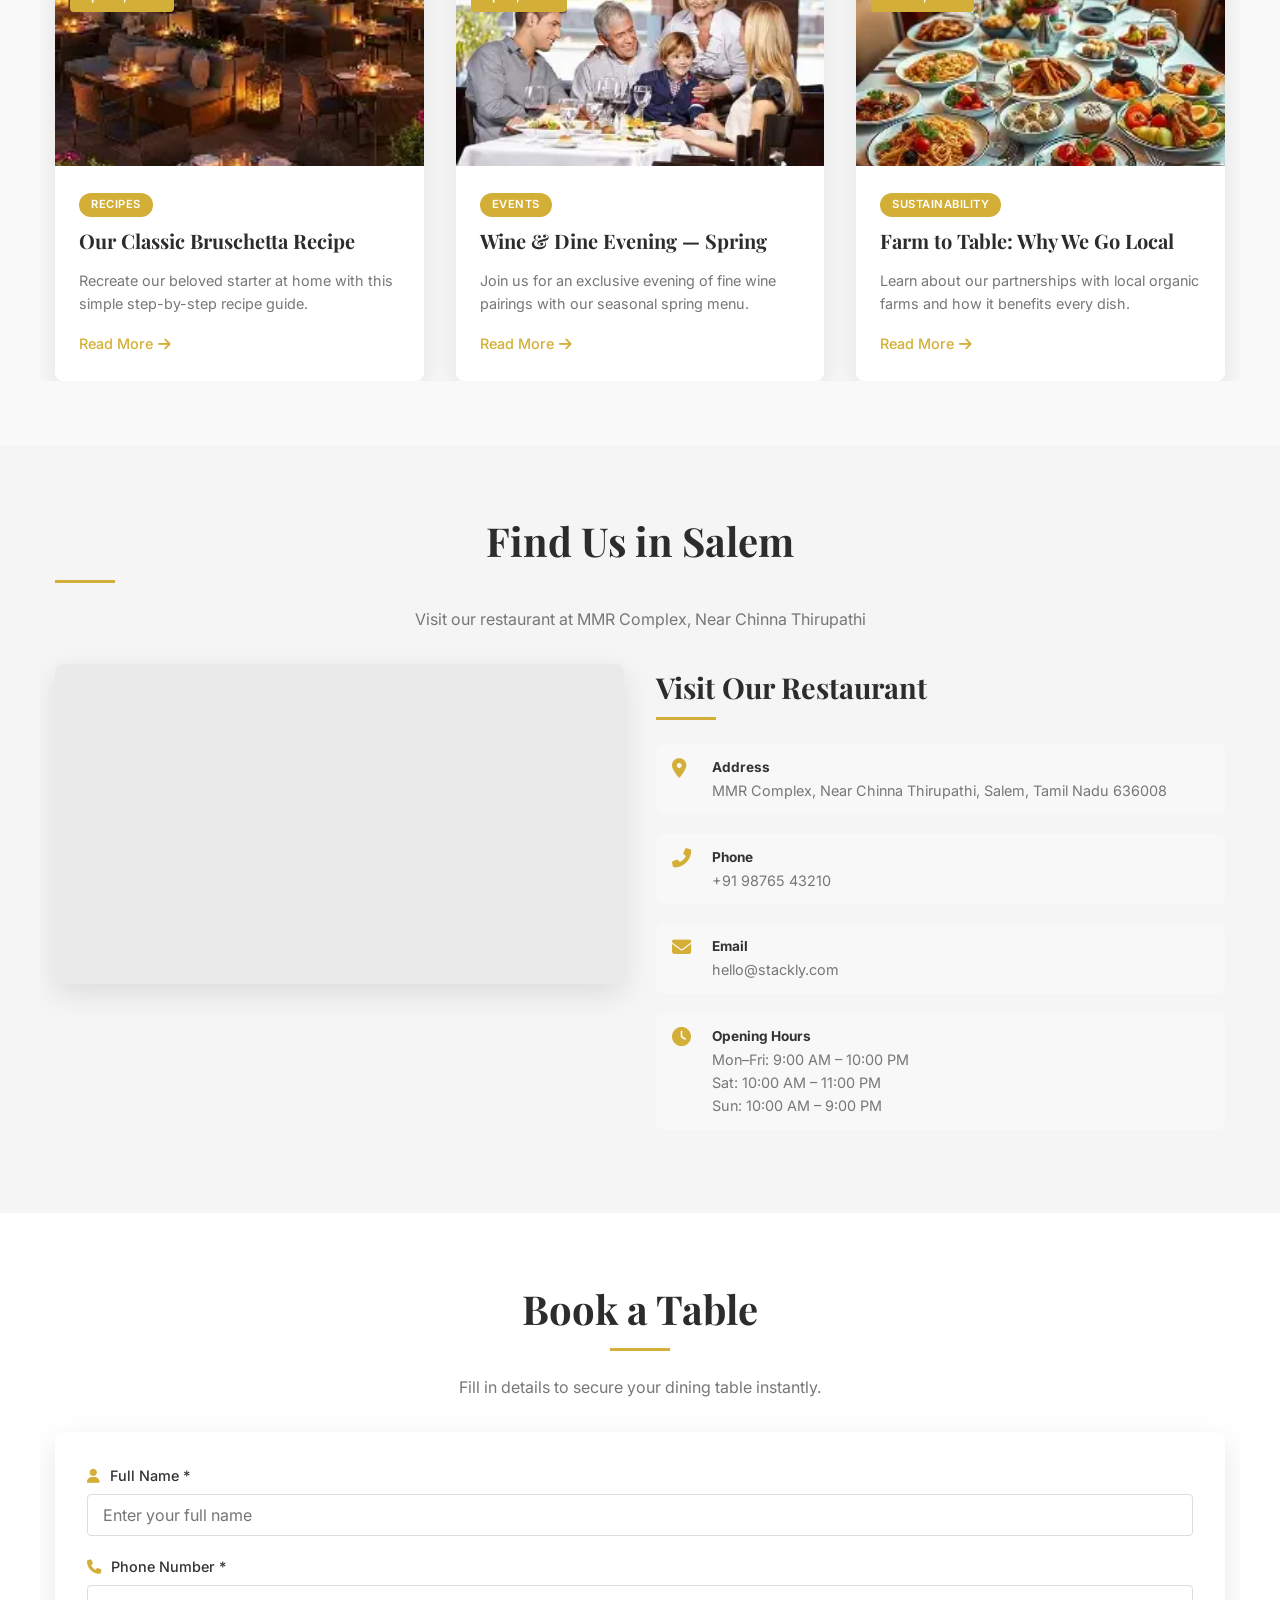
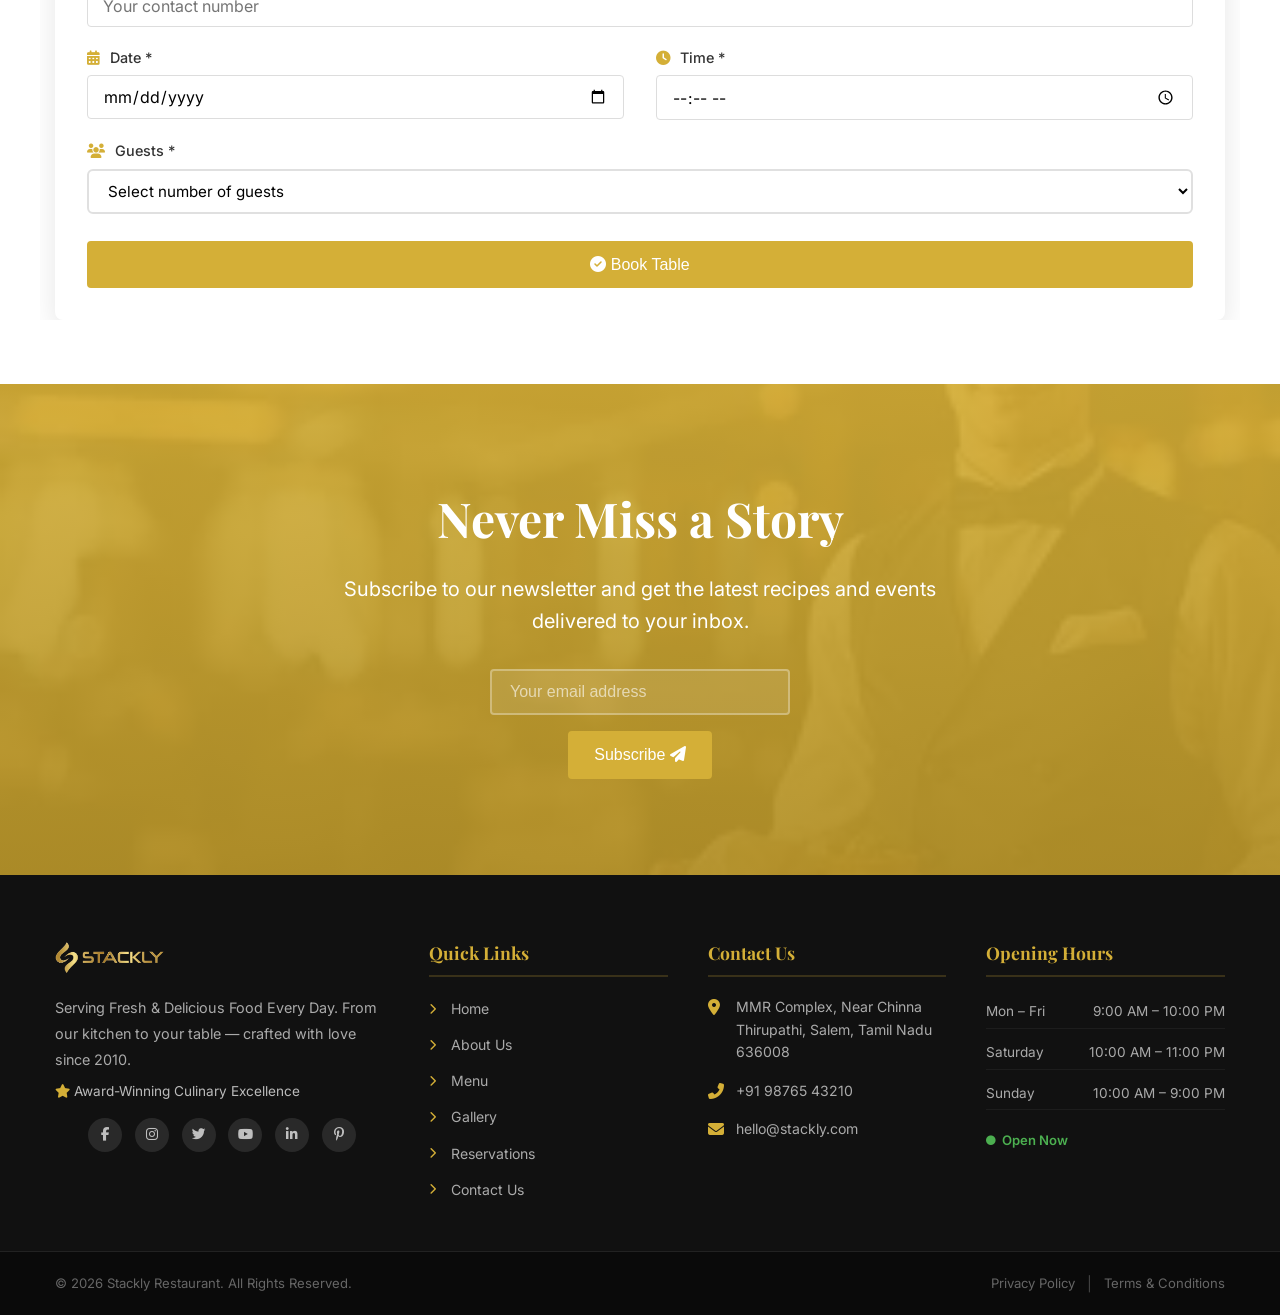
<file: blog.html>
<!DOCTYPE html>
<html lang="en">
<head>
    <meta charset="UTF-8">
    <meta name="viewport" content="width=device-width, initial-scale=1.0">
    <title>Blog – Stackly Restaurant</title>
    <meta name="description" content="Read the latest news, chef tips, recipes, and events from Stackly Restaurant's kitchen blog.">
    <link href="https://fonts.googleapis.com/css2?family=Inter:wght@300;400;500;600&family=Playfair+Display:wght@400;600;700&display=swap" rel="stylesheet">
    <link rel="stylesheet" href="https://cdnjs.cloudflare.com/ajax/libs/font-awesome/6.4.0/css/all.min.css">
    <link rel="stylesheet" href="https://unpkg.com/aos@2.3.4/dist/aos.css">
    <link rel="stylesheet" href="style.css">
    <link rel="stylesheet" href="pages.css">
    <style>
        /* Newsletter inline form styles */
        .newsletter-inline {
            display: flex;
            justify-content: center;
            align-items: center;
            gap: 1rem;
            flex-wrap: wrap;
            max-width: 500px;
            margin: 0 auto;
        }
        .newsletter-inline-input {
            flex: 1;
            min-width: 200px;
            padding: 12px 18px;
            border: 2px solid rgba(255,255,255,0.3);
            border-radius: 4px;
            background: rgba(255,255,255,0.1);
            color: #fff;
            font-size: 1rem;
            transition: var(--transition);
        }
        .newsletter-inline-input::placeholder {
            color: rgba(255,255,255,0.6);
        }
        .newsletter-inline-input:focus {
            outline: none;
            border-color: var(--primary);
            background: rgba(255,255,255,0.15);
        }
        .newsletter-inline .btn {
            min-width: 140px;
        }
        .newsletter-error {
            color: #ff6b6b;
            font-size: 0.85rem;
            margin-top: 0.5rem;
            display: none;
            width: 100%;
            text-align: center;
        }
        .newsletter-error.show {
            display: block;
        }
        .blog-tag {
            display: inline-block;
            background: var(--primary);
            color: #fff;
            font-size: 0.7rem;
            font-weight: 600;
            padding: 3px 12px;
            border-radius: 20px;
            text-transform: uppercase;
            letter-spacing: 0.5px;
            margin-bottom: 0.5rem;
        }
        /* Location Map - Salem */
        .location-map-container {
            border-radius: 8px;
            overflow: hidden;
            box-shadow: var(--shadow);
            height: 320px;
            position: relative;
            background: #eaeaea;
        }
        .location-map-container iframe {
            width: 100%;
            height: 100%;
            border: 0;
        }
        .map-mock {
            width: 100%;
            height: 100%;
            background-color: #eaeaea;
            background-image: radial-gradient(var(--primary) 1px, transparent 0), radial-gradient(var(--primary) 1px, #eaeaea 0);
            background-size: 20px 20px;
            background-position: 0 0, 10px 10px;
            display: flex;
            align-items: center;
            justify-content: center;
            flex-direction: column;
            padding: 2rem;
            text-align: center;
        }
        .map-marker-pin {
            font-size: 3rem;
            color: var(--primary);
            margin-bottom: 1rem;
            animation: bounce 2s infinite;
        }
        @keyframes bounce {
            0%, 100% { transform: translateY(0); }
            50% { transform: translateY(-10px); }
        }
        .location-detail {
            display: flex;
            align-items: flex-start;
            gap: 1rem;
            margin-bottom: 1.2rem;
            padding: 0.8rem 1rem;
            background: #f8f8f8;
            border-radius: 8px;
            transition: var(--transition);
        }
        .location-detail:hover {
            background: #f0f0f0;
            transform: translateX(5px);
        }
        .location-detail i {
            color: var(--primary);
            font-size: 1.2rem;
            min-width: 24px;
            margin-top: 2px;
        }
        .location-detail strong {
            display: block;
            font-size: 0.85rem;
            color: var(--text-dark);
        }
        .location-detail p {
            margin: 0;
            color: var(--text-muted);
            font-size: 0.9rem;
        }
        .text-muted {
            color: var(--text-muted);
        }
        
        /* Reservation form validation styles - Same as reservations page */
        .styled-form .form-group {
            margin-bottom: 1.2rem;
        }
        .styled-form .form-group label {
            display: block;
            margin-bottom: 0.4rem;
            font-weight: 500;
            font-size: 0.9rem;
            color: var(--text-dark);
        }
        .styled-form .form-group label i {
            color: var(--primary);
            margin-right: 6px;
        }
        .styled-form .form-control {
            width: 100%;
            padding: 10px 15px;
            border: 2px solid #e0e0e0;
            border-radius: 6px;
            font-family: inherit;
            font-size: 0.95rem;
            transition: var(--transition);
            background-color: #fff;
        }
        .styled-form .form-control:focus {
            outline: none;
            border-color: var(--primary);
            box-shadow: 0 0 0 3px rgba(212, 175, 55, 0.15);
        }
        .styled-form .form-control.error {
            border-color: #dc3545;
            box-shadow: 0 0 0 3px rgba(220, 53, 69, 0.15);
        }
        .styled-form .form-control.success {
            border-color: #28a745;
            box-shadow: 0 0 0 3px rgba(40, 167, 69, 0.15);
        }
        .form-error-msg {
            color: #dc3545;
            font-size: 0.8rem;
            margin-top: 0.3rem;
            display: none;
        }
        .form-error-msg.show {
            display: block;
        }
        .form-success-msg {
            background-color: #d4edda;
            color: #155724;
            padding: 1rem;
            border-radius: 6px;
            border: 1px solid #c3e6cb;
            display: none;
            text-align: center;
        }
        .form-success-msg.show {
            display: block;
        }
        
        @media (max-width: 768px) {
            .newsletter-inline {
                flex-direction: column;
                width: 100%;
                padding: 0 1rem;
            }
            .newsletter-inline-input {
                width: 100%;
                max-width: 100%;
            }
            .location-map-container {
                height: 250px;
            }
        }
    </style>
</head>
<body>

    <!-- PRELOADER -->
    <div id="preloader" class="preloader">
        <div class="loader-content">
            <div class="loader-logo">Stackly.</div>
            <h2 class="loader-text primary-text">Loading Fresh Stories...</h2>
            <div class="loader-bar"><div class="loader-progress"></div></div>
        </div>
    </div>

    <!-- NAVBAR -->
    <header class="navbar" id="navbar">
        <div class="container nav-container">
            <a href="index.html" class="logo">
                <img src="images/stackly-logo.webp" alt="Stackly" style="height:40px; width:auto; display:block;">
            </a>
            <nav class="nav-links">
                <a href="index.html"          class="nav-link">Home</a>
                <a href="about.html"          class="nav-link">About</a>
                <a href="menu.html"           class="nav-link">Menu</a>
                <a href="gallery.html"        class="nav-link">Gallery</a>
                <a href="reservations.html"   class="nav-link">Reservations</a>
                <a href="blog.html"           class="nav-link active">Blog</a>
                <a href="contact.html"        class="nav-link">Contact</a>
            </nav>
            <div class="nav-actions">
                <a href="login.html"  class="btn btn-outline">Login</a>
                <a href="signup.html" class="btn btn-primary">Sign Up</a>
                <button class="mobile-menu-toggle" id="mobile-menu-toggle-btn"><i class="fas fa-bars"></i></button>
            </div>
        </div>
    </header>

    <!-- PAGE HERO -->
    <div class="hero-section" style="background-image: linear-gradient(rgba(0,0,0,0.6), rgba(0,0,0,0.6)), url('images/21.webp');">
        <div class="hero-content container">
            <h1 class="hero-title" data-aos="fade-down" data-aos-duration="1000">Latest News &amp; Blog</h1>
            <p class="hero-subtitle" data-aos="fade-up" data-aos-delay="200" data-aos-duration="1000">Stories, recipes &amp; events from our kitchen</p>
            <div class="hero-btns" data-aos="fade-up" data-aos-delay="400" data-aos-duration="1000">
                <a href="reservations.html" class="btn btn-primary btn-lg pulse-btn">Book a Table</a>
                <a href="menu.html" class="btn btn-outline btn-lg" style="border-color:white; color:white;">View Menu</a>
            </div>
        </div>
    </div>

    <main>
        <section class="news-section py-5">
            <div class="container">
                <h2 class="section-title text-center" data-aos="fade-up">Latest Articles</h2>
                <p class="text-center text-muted mb-4" data-aos="fade-up" data-aos-delay="100">Stay updated with our stories, recipes, and seasonal events.</p>
                <div class="grid-3 mt-4">
                    <div class="blog-card" data-aos="fade-up" data-aos-delay="100">
                        <div class="blog-img"><img src="images/19.webp" alt="Blog 1"><span class="blog-date">June 15, 2026</span></div>
                        <div class="blog-info"><span class="blog-tag">Chef's Tips</span><h3>Secrets of the Perfect Steak</h3><p>Discover our chef's top tips for dry-aging and seasoning the perfect ribeye steak.</p><a href="#" class="blog-link" onclick="redirectToBlog(event)">Read More <i class="fas fa-arrow-right"></i></a></div>
                    </div>
                    <div class="blog-card" data-aos="fade-up" data-aos-delay="200">
                        <div class="blog-img"><img src="images/18.webp" alt="Blog 2"><span class="blog-date">May 28, 2026</span></div>
                        <div class="blog-info"><span class="blog-tag">New Arrivals</span><h3>Stackly's New Summer Cocktails</h3><p>Beat the heat with our upcoming list of organic botanical mocktails and craft cocktails.</p><a href="#" class="blog-link" onclick="redirectToBlog(event)">Read More <i class="fas fa-arrow-right"></i></a></div>
                    </div>
                    <div class="blog-card" data-aos="fade-up" data-aos-delay="300">
                        <div class="blog-img"><img src="images/15.webp" alt="Blog 3"><span class="blog-date">May 10, 2026</span></div>
                        <div class="blog-info"><span class="blog-tag">Milestone</span><h3>Celebrating 15 Years of Culinary </h3><p>Reflecting on our milestones, from a small family diner start to NYC's culinary icon.</p><a href="#" class="blog-link" onclick="redirectToBlog(event)">Read More <i class="fas fa-arrow-right"></i></a></div>
                    </div>
                    <div class="blog-card" data-aos="fade-up" data-aos-delay="100">
                        <div class="blog-img"><img src="images/3.webp" alt="Blog 4"><span class="blog-date">Apr 20, 2026</span></div>
                        <div class="blog-info"><span class="blog-tag">Recipes</span><h3>Our Classic Bruschetta Recipe</h3><p>Recreate our beloved starter at home with this simple step-by-step recipe guide.</p><a href="#" class="blog-link" onclick="redirectToBlog(event)">Read More <i class="fas fa-arrow-right"></i></a></div>
                    </div>
                    <div class="blog-card" data-aos="fade-up" data-aos-delay="200">
                        <div class="blog-img"><img src="images/5.webp" alt="Blog 5"><span class="blog-date">Apr 5, 2026</span></div>
                        <div class="blog-info"><span class="blog-tag">Events</span><h3>Wine &amp; Dine Evening — Spring </h3><p>Join us for an exclusive evening of fine wine pairings with our seasonal spring menu.</p><a href="#" class="blog-link" onclick="redirectToBlog(event)">Read More <i class="fas fa-arrow-right"></i></a></div>
                    </div>
                    <div class="blog-card" data-aos="fade-up" data-aos-delay="300">
                        <div class="blog-img"><img src="images/2.webp" alt="Blog 6"><span class="blog-date">Mar 18, 2026</span></div>
                        <div class="blog-info"><span class="blog-tag">Sustainability</span><h3>Farm to Table: Why We Go Local</h3><p>Learn about our partnerships with local organic farms and how it benefits every dish.</p><a href="#" class="blog-link" onclick="redirectToBlog(event)">Read More <i class="fas fa-arrow-right"></i></a></div>
                    </div>
                </div>
            </div>
        </section>

        <!-- Location Map Section - Salem -->
        <section class="py-5" style="background: #f5f5f5;">
            <div class="container">
                <h2 class="section-title text-center" data-aos="fade-up">Find Us in Salem</h2>
                <p class="text-center text-muted mb-4" data-aos="fade-up" data-aos-delay="100">Visit our restaurant at MMR Complex, Near Chinna Thirupathi</p>
                <div class="grid-2 align-start gap-5">
                    <div data-aos="fade-right" data-aos-duration="900">
                        <div class="location-map-container" data-aos="zoom-in" data-aos-delay="200">
                            <!-- Google Maps Embed - Salem, Tamil Nadu -->
                            <iframe 
                                src="https://www.google.com/maps/embed?pb=!1m18!1m12!1m3!1d3910.838545049019!2d78.1592487!3d11.6642365!2m3!1f0!2f0!3f0!3m2!1i1024!2i768!4f13.1!3m3!1m2!1s0x3babf1e5c5c5c5c5%3A0x5c5c5c5c5c5c5c5c!2sChinna%20Thirupathi%2C%20Salem%2C%20Tamil%20Nadu!5e0!3m2!1sen!2sin!4v1700000000000" 
                                allowfullscreen="" 
                                loading="lazy" 
                                referrerpolicy="no-referrer-when-downgrade">
                            </iframe>
                        </div>
                    </div>
                    <div data-aos="fade-left" data-aos-duration="900">
                        <h3 class="section-title" style="font-size:1.8rem;">Visit Our Restaurant</h3>
                        <div class="location-info mt-3">
                            <div class="location-detail" data-aos="fade-left" data-aos-delay="100">
                                <i class="fas fa-map-marker-alt"></i>
                                <div>
                                    <strong>Address</strong>
                                    <p>MMR Complex, Near Chinna Thirupathi, Salem, Tamil Nadu 636008</p>
                                </div>
                            </div>
                            <div class="location-detail" data-aos="fade-left" data-aos-delay="200">
                                <i class="fas fa-phone-alt"></i>
                                <div>
                                    <strong>Phone</strong>
                                    <p>+91 98765 43210</p>
                                </div>
                            </div>
                            <div class="location-detail" data-aos="fade-left" data-aos-delay="300">
                                <i class="fas fa-envelope"></i>
                                <div>
                                    <strong>Email</strong>
                                    <p>hello@stackly.com</p>
                                </div>
                            </div>
                            <div class="location-detail" data-aos="fade-left" data-aos-delay="400">
                                <i class="fas fa-clock"></i>
                                <div>
                                    <strong>Opening Hours</strong>
                                    <p>Mon–Fri: 9:00 AM – 10:00 PM</p>
                                    <p>Sat: 10:00 AM – 11:00 PM</p>
                                    <p>Sun: 10:00 AM – 9:00 PM</p>
                                </div>
                            </div>
                        </div>
                    </div>
                </div>
            </div>
        </section>

        <!-- Reservation Section with Validation - Same as reservations page -->
        <section class="py-5" style="background:#fff;">
            <div class="container max-w-md text-center">
                <h2 class="section-title text-center" data-aos="fade-up">Book a Table</h2>
                <p class="text-center text-muted mb-4" data-aos="fade-up" data-aos-delay="100">Fill in details to secure your dining table instantly.</p>
                <form id="blog-reservation-form" class="styled-form card p-4" data-aos="fade-up" data-aos-delay="200" onsubmit="return handleBlogReservationSubmit(event)" novalidate>
                    <!-- Full Name - Alphabets only -->
                    <div class="form-group">
                        <label for="blog-res-name"><i class="fas fa-user"></i> Full Name *</label>
                        <input type="text" id="blog-res-name" placeholder="Enter your full name" class="form-control" required>
                        <div class="form-error-msg" id="blog-name-error">Please enter a valid name (alphabets only)</div>
                    </div>
                    
                    <!-- Phone Number - Numbers only -->
                    <div class="form-group">
                        <label for="blog-res-phone"><i class="fas fa-phone"></i> Phone Number *</label>
                        <input type="tel" id="blog-res-phone" placeholder="Your contact number" class="form-control" required>
                        <div class="form-error-msg" id="blog-phone-error">Please enter a valid phone number (10-15 digits)</div>
                    </div>
                    
                    <div class="grid-2 gap-3" style="grid-template-columns: 1fr 1fr; margin-bottom: 0;">
                        <div class="form-group">
                            <label for="blog-res-date"><i class="fas fa-calendar-alt"></i> Date *</label>
                            <input type="date" id="blog-res-date" required class="form-control">
                            <div class="form-error-msg" id="blog-date-error">Please select a valid date (today or future)</div>
                        </div>
                        <div class="form-group">
                            <label for="blog-res-time"><i class="fas fa-clock"></i> Time *</label>
                            <input type="time" id="blog-res-time" required class="form-control">
                            <div class="form-error-msg" id="blog-time-error">Please select a valid time</div>
                        </div>
                    </div>
                    
                    <div class="form-group">
                        <label for="blog-res-guests"><i class="fas fa-users"></i> Guests *</label>
                        <select id="blog-res-guests" required class="form-control">
                            <option value="">Select number of guests</option>
                            <option value="1">1 Person</option>
                            <option value="2">2 People</option>
                            <option value="3">3 People</option>
                            <option value="4">4 People</option>
                            <option value="5">5+ People</option>
                        </select>
                        <div class="form-error-msg" id="blog-guests-error">Please select the number of guests</div>
                    </div>
                    
                    <button type="submit" class="btn btn-primary w-100 mt-2" id="blog-submit-btn">
                        <i class="fas fa-check-circle"></i> Book Table
                    </button>
                </form>
                <div id="blog-reservation-msg" class="form-success-msg mt-3">🎉 Table reserved successfully! We look forward to hosting you.</div>
            </div>
        </section>

        <!-- Newsletter CTA -->
        <section class="cta-section">
            <div class="container text-center">
                <h2 data-aos="fade-down">Never Miss a Story</h2>
                <p data-aos="fade-up" data-aos-delay="150">Subscribe to our newsletter and get the latest recipes and events delivered to your inbox.</p>
                <form class="newsletter-inline" data-aos="zoom-in" data-aos-delay="300" id="newsletter-form" onsubmit="handleNewsletterSubmit(event)">
                    <input type="email" placeholder="Your email address" class="newsletter-inline-input" id="newsletter-email" required>
                    <button type="submit" class="btn btn-primary" id="newsletter-submit-btn">Subscribe <i class="fas fa-paper-plane"></i></button>
                    <div class="newsletter-error" id="newsletter-error">Please enter a valid email address</div>
                </form>
            </div>
        </section>
    </main>

    <!-- FOOTER -->
    <footer class="footer">
        <div class="footer-top">
            <div class="container footer-grid">
                <div class="footer-col">
                    <div class="footer-logo" style="cursor:pointer;" onclick="window.location.href='index.html'">
                        <img src="images/stackly-logo.webp" alt="Stackly" style="height:40px; width:auto; display:block; margin-bottom:1rem;">
                    </div>
                    <p class="footer-desc">Serving Fresh &amp; Delicious Food Every Day. From our kitchen to your table — crafted with love since 2010.</p>
                    <p class="footer-tagline"><i class="fas fa-star" style="color:var(--primary);"></i> Award-Winning Culinary Excellence</p>
                    <!-- Social Icons -->
                    <div class="footer-socials mt-3" style="display:flex; gap:0.8rem; flex-wrap:wrap;">
                        <a href="#" class="social-icon-mini" onclick="redirectTo404(event)"><i class="fab fa-facebook-f"></i></a>
                        <a href="#" class="social-icon-mini" onclick="redirectTo404(event)"><i class="fab fa-instagram"></i></a>
                        <a href="#" class="social-icon-mini" onclick="redirectTo404(event)"><i class="fab fa-twitter"></i></a>
                        <a href="#" class="social-icon-mini" onclick="redirectTo404(event)"><i class="fab fa-youtube"></i></a>
                        <a href="#" class="social-icon-mini" onclick="redirectTo404(event)"><i class="fab fa-linkedin-in"></i></a>
                        <a href="#" class="social-icon-mini" onclick="redirectTo404(event)"><i class="fab fa-pinterest-p"></i></a>
                    </div>
                </div>
                <div class="footer-col">
                    <h4 class="footer-heading">Quick Links</h4>
                    <nav class="footer-links">
                        <a href="index.html"><i class="fas fa-chevron-right"></i> Home</a>
                        <a href="about.html"><i class="fas fa-chevron-right"></i> About Us</a>
                        <a href="menu.html"><i class="fas fa-chevron-right"></i> Menu</a>
                        <a href="gallery.html"><i class="fas fa-chevron-right"></i> Gallery</a>
                        <a href="reservations.html"><i class="fas fa-chevron-right"></i> Reservations</a>
                        <a href="contact.html"><i class="fas fa-chevron-right"></i> Contact Us</a>
                    </nav>
                </div>
                <div class="footer-col">
                    <h4 class="footer-heading">Contact Us</h4>
                    <div class="footer-contact-item"><i class="fas fa-map-marker-alt"></i><span>MMR Complex, Near Chinna Thirupathi, Salem, Tamil Nadu 636008</span></div>
                    <div class="footer-contact-item"><i class="fas fa-phone-alt"></i><span>+91 98765 43210</span></div>
                    <div class="footer-contact-item"><i class="fas fa-envelope"></i><span>hello@stackly.com</span></div>
                </div>
                <div class="footer-col">
                    <h4 class="footer-heading">Opening Hours</h4>
                    <div class="footer-hours">
                        <div class="hours-row"><span>Mon &ndash; Fri</span><span>9:00 AM &ndash; 10:00 PM</span></div>
                        <div class="hours-row"><span>Saturday</span><span>10:00 AM &ndash; 11:00 PM</span></div>
                        <div class="hours-row"><span>Sunday</span><span>10:00 AM &ndash; 9:00 PM</span></div>
                        <div class="hours-status open"><i class="fas fa-circle"></i> Open Now</div>
                    </div>
                </div>
            </div>
        </div>

        <div class="footer-bottom">
            <div class="container footer-bottom-inner">
                <p>&copy; 2026 Stackly Restaurant. All Rights Reserved.</p>
                <div class="footer-legal">
                    <a href="404.html">Privacy Policy</a><span>|</span><a href="404.html">Terms &amp; Conditions</a>
                </div>
            </div>
        </div>
    </footer>

    <button id="back-to-top" class="back-to-top" title="Back to Top"><i class="fas fa-chevron-up"></i></button>

    <script src="https://unpkg.com/aos@2.3.4/dist/aos.js"></script>
    <script src="pages.js"></script>
    <script>
        // Wait for DOM to fully load
        document.addEventListener('DOMContentLoaded', function() {
            AOS.init();

            // =============================================
            // NEWSLETTER SUBSCRIBE - Redirect to 404 (NO POPUP)
            // =============================================
            function handleNewsletterSubmit(e) {
                e.preventDefault();
                e.stopPropagation();
                
                console.log('Newsletter form submitted'); // Debug log
                
                const emailInput = document.getElementById('newsletter-email');
                const errorMsg = document.getElementById('newsletter-error');
                
                if (!emailInput) {
                    console.log('Email input not found');
                    return false;
                }
                
                // Clear previous error
                if (errorMsg) {
                    errorMsg.classList.remove('show');
                }
                
                // Get email value and trim
                const email = emailInput.value.trim();
                console.log('Email entered:', email); // Debug log
                
                // Email validation regex
                const emailPattern = /^[a-zA-Z0-9._-]+@[a-zA-Z0-9.-]+\.[a-zA-Z]{2,}$/;
                
                // Validate email
                if (!email) {
                    if (errorMsg) {
                        errorMsg.textContent = 'Please enter your email address';
                        errorMsg.classList.add('show');
                    }
                    emailInput.focus();
                    return false;
                }
                
                if (!emailPattern.test(email)) {
                    if (errorMsg) {
                        errorMsg.textContent = 'Please enter a valid email address (e.g., name@domain.com)';
                        errorMsg.classList.add('show');
                    }
                    emailInput.focus();
                    return false;
                }
                
                // Store email in localStorage
                localStorage.setItem('stackly_email', email);
                console.log('Email stored, redirecting to 404...'); // Debug log
                
                // ✅ IMMEDIATELY REDIRECT TO 404 - NO POPUP, NO SUCCESS MESSAGE
                window.location.href = '404.html';
                
                return false;
            }

            // =============================================
            // BLOG READ MORE - Redirect to 404 (no alert)
            // =============================================
            window.redirectToBlog = function(e) {
                e.preventDefault();
                e.stopPropagation();
                console.log('Read More clicked, redirecting to 404...'); // Debug log
                window.location.href = '404.html';
            };

            // =============================================
            // BLOG RESERVATION FORM VALIDATION
            // =============================================
            window.handleBlogReservationSubmit = function(e) {
                e.preventDefault();
                
                // Collect all values
                const name = document.getElementById('blog-res-name').value.trim();
                const phone = document.getElementById('blog-res-phone').value.trim();
                const date = document.getElementById('blog-res-date').value;
                const time = document.getElementById('blog-res-time').value;
                const guests = document.getElementById('blog-res-guests').value;
                
                // Get error elements
                const nameError = document.getElementById('blog-name-error');
                const phoneError = document.getElementById('blog-phone-error');
                const dateError = document.getElementById('blog-date-error');
                const timeError = document.getElementById('blog-time-error');
                const guestsError = document.getElementById('blog-guests-error');
                const successMsg = document.getElementById('blog-reservation-msg');
                
                // Get input elements for styling
                const nameInput = document.getElementById('blog-res-name');
                const phoneInput = document.getElementById('blog-res-phone');
                const dateInput = document.getElementById('blog-res-date');
                const timeInput = document.getElementById('blog-res-time');
                const guestsInput = document.getElementById('blog-res-guests');
                
                // Clear previous states
                [nameInput, phoneInput, dateInput, timeInput, guestsInput].forEach(function(field) {
                    if (field) {
                        field.classList.remove('error', 'success');
                    }
                });
                [nameError, phoneError, dateError, timeError, guestsError].forEach(function(err) {
                    if (err) err.classList.remove('show');
                });
                if (successMsg) successMsg.classList.remove('show');
                
                var isValid = true;
                
                // Validate name - Alphabets only
                var namePattern = /^[a-zA-Z\s\-']+$/;
                if (!name || name.length < 2 || !namePattern.test(name)) {
                    nameInput.classList.add('error');
                    nameError.classList.add('show');
                    isValid = false;
                } else {
                    nameInput.classList.add('success');
                }
                
                // Validate phone - Numbers only
                var phoneClean = phone.replace(/[\s\-()]/g, '');
                if (!phoneClean || !/^[0-9]{10,15}$/.test(phoneClean)) {
                    phoneInput.classList.add('error');
                    phoneError.classList.add('show');
                    isValid = false;
                } else {
                    phoneInput.classList.add('success');
                }
                
                // Validate date
                if (!date) {
                    dateInput.classList.add('error');
                    dateError.classList.add('show');
                    isValid = false;
                } else {
                    dateInput.classList.add('success');
                }
                
                // Validate time
                if (!time) {
                    timeInput.classList.add('error');
                    timeError.classList.add('show');
                    isValid = false;
                } else {
                    timeInput.classList.add('success');
                }
                
                // Validate guests
                if (!guests || guests === '') {
                    guestsInput.classList.add('error');
                    guestsError.classList.add('show');
                    isValid = false;
                } else {
                    guestsInput.classList.add('success');
                }
                
                // If all valid, show success
                if (isValid) {
                    successMsg.classList.add('show');
                    // Scroll to success message
                    successMsg.scrollIntoView({ behavior: 'smooth', block: 'center' });
                    
                    // Disable submit button and show processing state
                    const submitBtn = document.getElementById('blog-submit-btn');
                    submitBtn.disabled = true;
                    submitBtn.innerHTML = '<i class="fas fa-spinner fa-spin"></i> Booking...';
                    
                    // Reset after success
                    setTimeout(function() {
                        submitBtn.disabled = false;
                        submitBtn.innerHTML = '<i class="fas fa-check-circle"></i> Book Table';
                        // Optionally reset form
                        document.getElementById('blog-reservation-form').reset();
                        [nameInput, phoneInput, dateInput, timeInput, guestsInput].forEach(function(field) {
                            if (field) field.classList.remove('success');
                        });
                    }, 3000);
                } else {
                    // Scroll to first error
                    var firstError = document.querySelector('#blog-reservation-form .form-control.error');
                    if (firstError) {
                        firstError.focus();
                        firstError.scrollIntoView({ behavior: 'smooth', block: 'center' });
                    }
                }
                return false;
            };

            // Manually attach the newsletter submit handler to prevent conflicts
            const newsletterForm = document.getElementById('newsletter-form');
            if (newsletterForm) {
                // Remove any existing event listeners by cloning
                const newForm = newsletterForm.cloneNode(true);
                newsletterForm.parentNode.replaceChild(newForm, newsletterForm);
                
                // Attach our handler
                newForm.addEventListener('submit', handleNewsletterSubmit);
                console.log('Newsletter form handler attached'); // Debug log
            }
            
            function redirectTo404(e) {
                e.preventDefault();
                window.location.href = '404.html';
            }
        });
    </script>
</body>
</html>
</file>
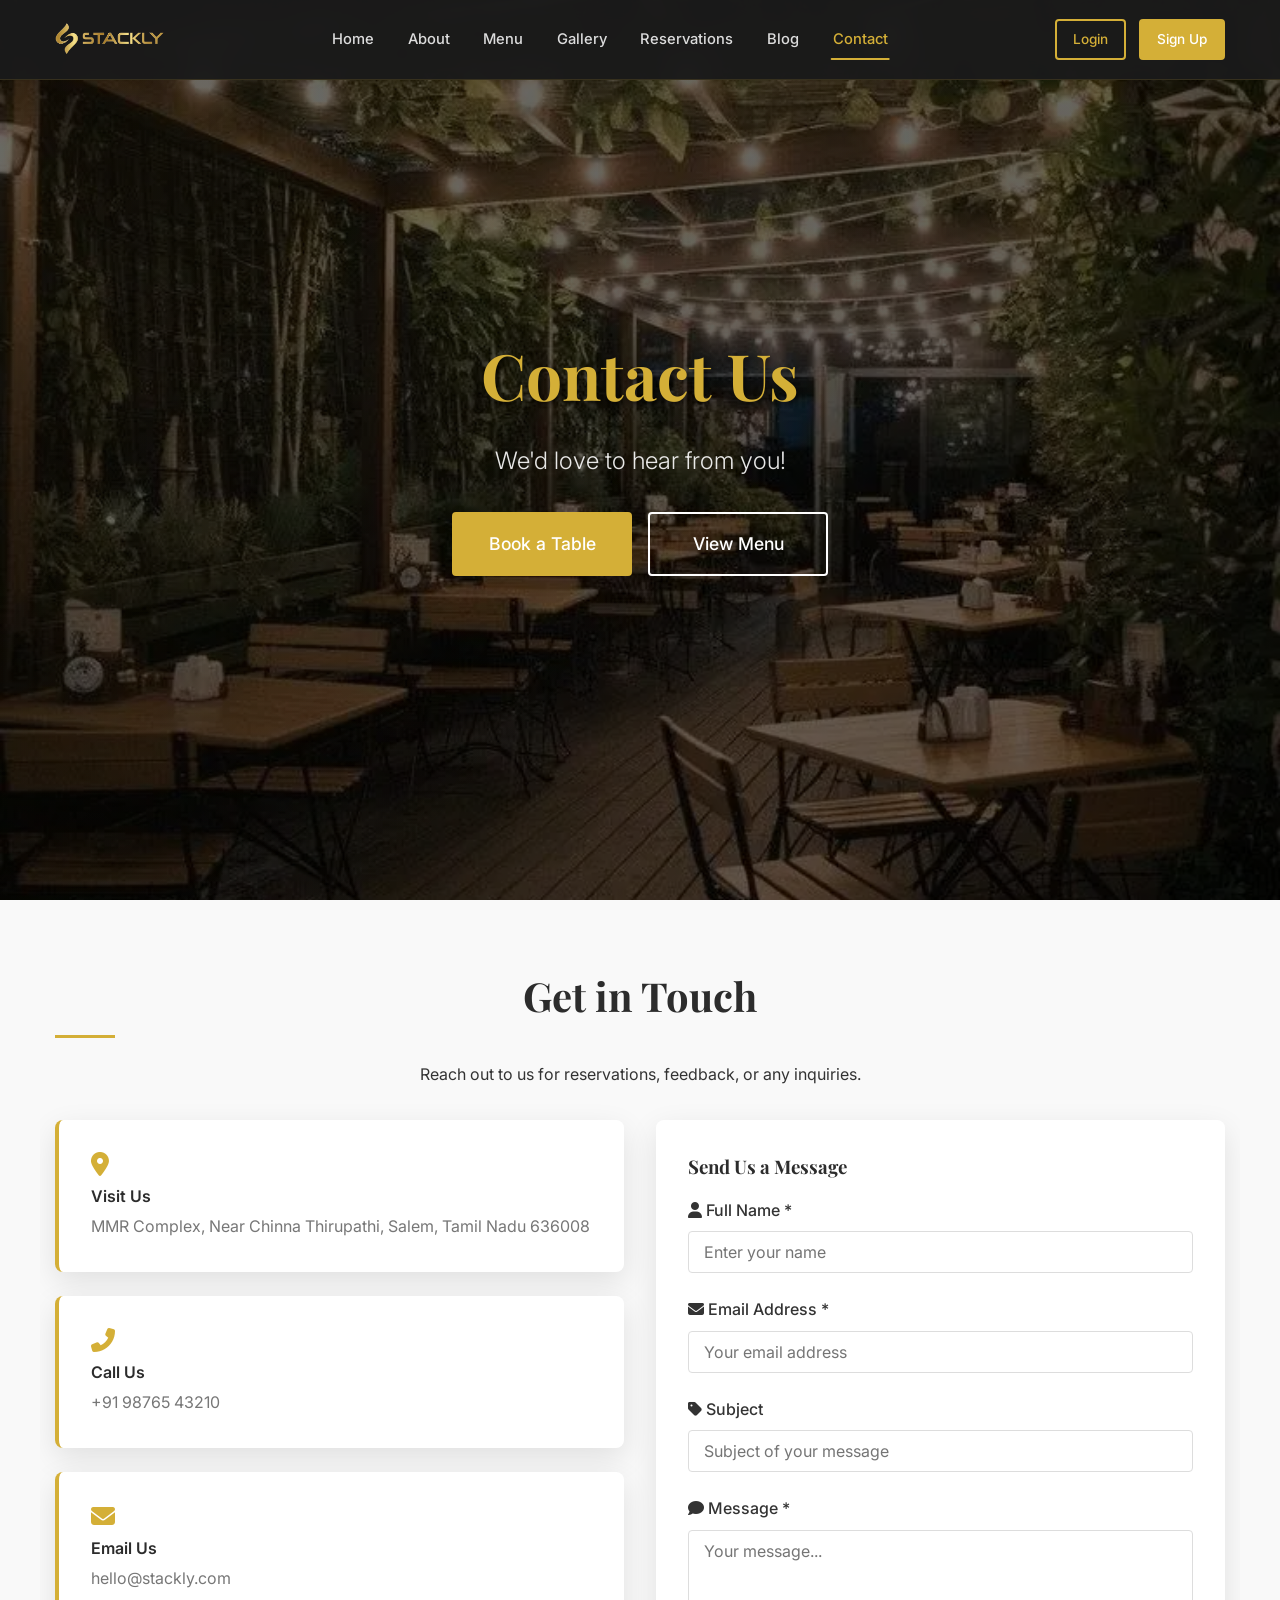
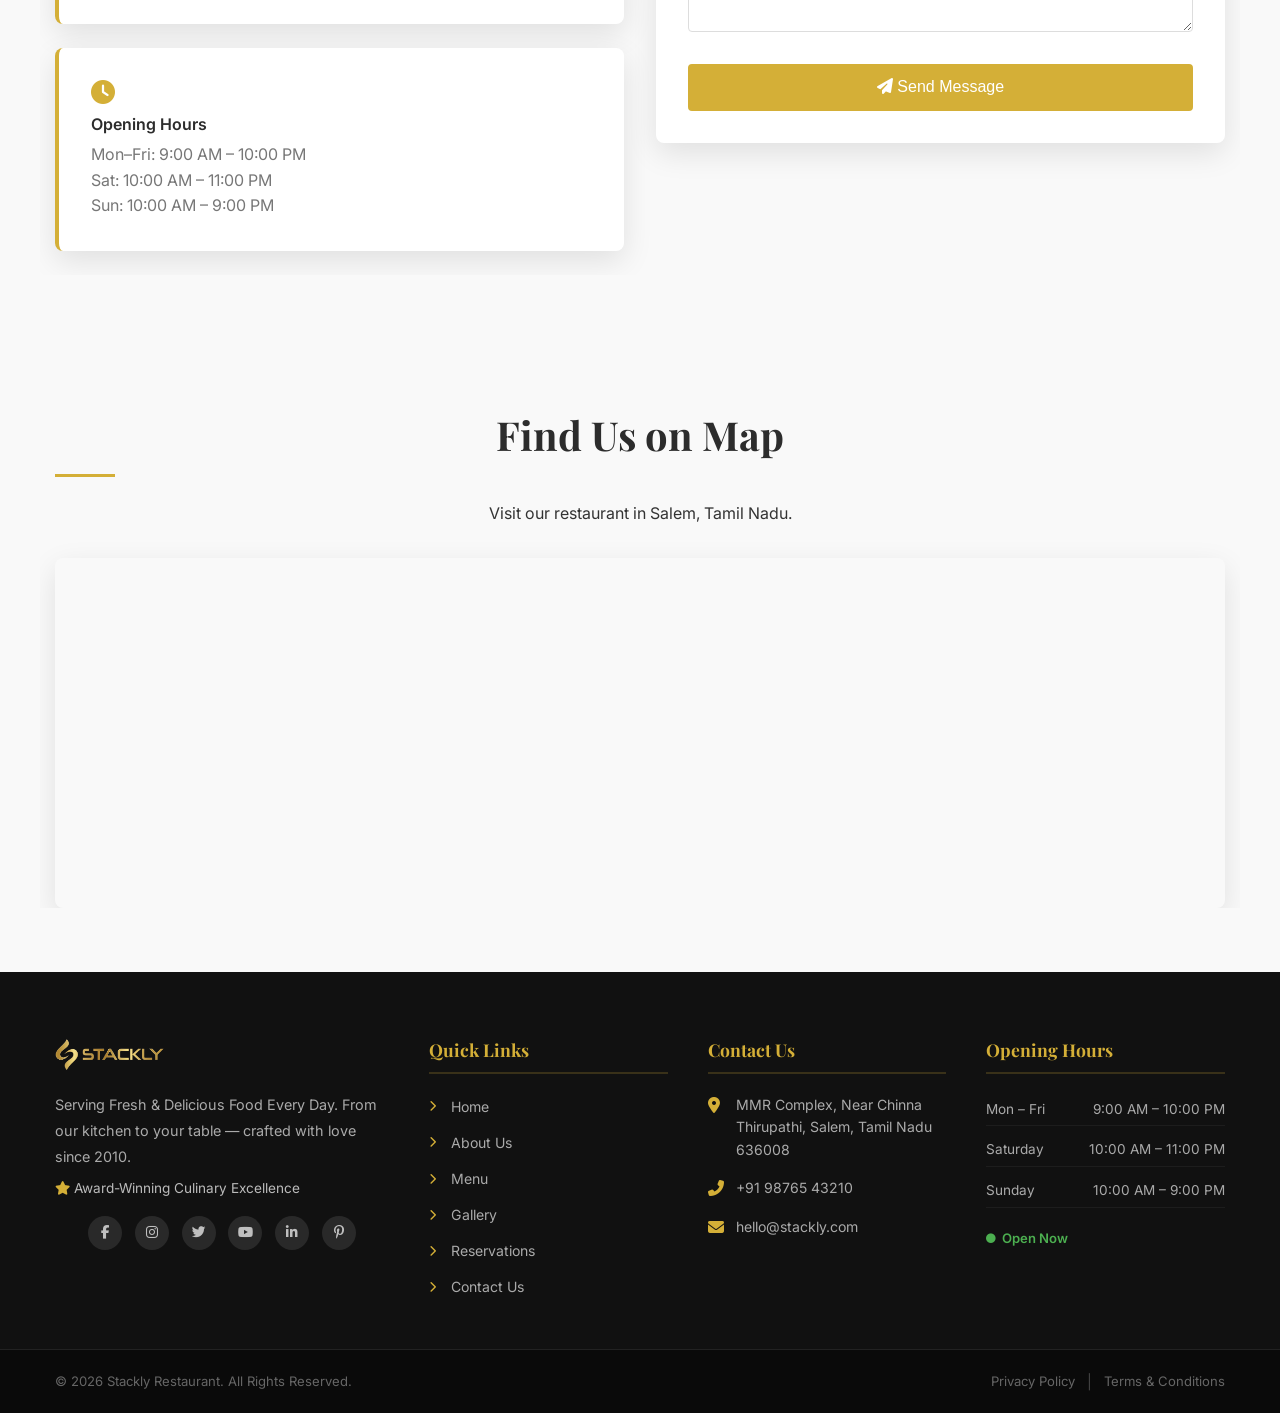
<file: contact.html>
<!DOCTYPE html>
<html lang="en">
<head>
    <meta charset="UTF-8">
    <meta name="viewport" content="width=device-width, initial-scale=1.0">
    <title>Contact Us – Stackly Restaurant</title>
    <meta name="description" content="Get in touch with Stackly Restaurant. Visit us in Salem, call, or send us a message for any inquiries or feedback.">
    <link href="https://fonts.googleapis.com/css2?family=Inter:wght@300;400;500;600&family=Playfair+Display:wght@400;600;700&display=swap" rel="stylesheet">
    <link rel="stylesheet" href="https://cdnjs.cloudflare.com/ajax/libs/font-awesome/6.4.0/css/all.min.css">
    <link rel="stylesheet" href="https://unpkg.com/aos@2.3.4/dist/aos.css">
    <link rel="stylesheet" href="style.css">
    <link rel="stylesheet" href="pages.css">
    <style>
        .contact-info-card {
            background: #fff;
            padding: 2rem;
            border-radius: 8px;
            box-shadow: var(--shadow);
            margin-bottom: 1.5rem;
            transition: var(--transition);
            border-left: 4px solid var(--primary);
        }
        .contact-info-card:hover {
            transform: translateX(8px);
        }
        .contact-info-card i {
            color: var(--primary);
            font-size: 1.5rem;
            margin-bottom: 0.5rem;
        }
        .contact-info-card h4 {
            font-family: var(--font-body);
            font-weight: 600;
            margin-bottom: 0.3rem;
        }
        .contact-info-card p {
            color: var(--text-muted);
            margin: 0;
        }
        .map-container iframe {
            border-radius: 8px;
            width: 100%;
            height: 350px;
            border: 0;
        }
        .styled-form .form-control:focus {
            border-color: var(--primary);
            box-shadow: 0 0 0 3px rgba(212, 175, 55, 0.15);
        }
        .form-success-msg {
            background-color: #d4edda;
            color: #155724;
            padding: 1rem;
            border-radius: 6px;
            border: 1px solid #c3e6cb;
            display: none;
            text-align: center;
        }
        .form-success-msg.show {
            display: block;
        }
        .form-error-msg {
            color: #dc3545;
            font-size: 0.8rem;
            margin-top: 0.3rem;
            display: none;
        }
        .form-error-msg.show {
            display: block;
        }
        .form-control.error {
            border-color: #dc3545;
            box-shadow: 0 0 0 3px rgba(220, 53, 69, 0.15);
        }
        .form-control.success {
            border-color: #28a745;
            box-shadow: 0 0 0 3px rgba(40, 167, 69, 0.15);
        }
        @media (max-width: 768px) {
            .contact-info-card {
                padding: 1.5rem;
            }
            .map-container iframe {
                height: 250px;
            }
        }
    </style>
</head>
<body>

    <!-- PRELOADER -->
    <div id="preloader" class="preloader">
        <div class="loader-content">
            <div class="loader-logo">Stackly.</div>
            <h2 class="loader-text primary-text">Loading Contact Info...</h2>
            <div class="loader-bar"><div class="loader-progress"></div></div>
        </div>
    </div>

    <!-- NAVBAR -->
    <header class="navbar" id="navbar">
        <div class="container nav-container">
            <a href="index.html" class="logo">
                <img src="images/stackly-logo.webp" alt="Stackly" style="height:40px; width:auto; display:block;">
            </a>
            <nav class="nav-links">
                <a href="index.html"          class="nav-link">Home</a>
                <a href="about.html"          class="nav-link">About</a>
                <a href="menu.html"           class="nav-link">Menu</a>
                <a href="gallery.html"        class="nav-link">Gallery</a>
                <a href="reservations.html"   class="nav-link">Reservations</a>
                <a href="blog.html"           class="nav-link">Blog</a>
                <a href="contact.html"        class="nav-link active">Contact</a>
            </nav>
            <div class="nav-actions">
                <a href="login.html"  class="btn btn-outline">Login</a>
                <a href="signup.html" class="btn btn-primary">Sign Up</a>
                <button class="mobile-menu-toggle" id="mobile-menu-toggle-btn"><i class="fas fa-bars"></i></button>
            </div>
        </div>
    </header>

    <!-- PAGE HERO -->
    <div class="hero-section" style="background-image: linear-gradient(rgba(0,0,0,0.6), rgba(0,0,0,0.6)), url('images/22.webp');">
        <div class="hero-content container">
            <h1 class="hero-title" data-aos="fade-down" data-aos-duration="1000">Contact Us</h1>
            <p class="hero-subtitle" data-aos="fade-up" data-aos-delay="200" data-aos-duration="1000">We'd love to hear from you!</p>
            <div class="hero-btns" data-aos="fade-up" data-aos-delay="400" data-aos-duration="1000">
                <a href="reservations.html" class="btn btn-primary btn-lg pulse-btn">Book a Table</a>
                <a href="menu.html" class="btn btn-outline btn-lg" style="border-color:white; color:white;">View Menu</a>
            </div>
        </div>
    </div>

    <main>
        <!-- Contact Section -->
        <section class="py-5">
            <div class="container">
                <h2 class="section-title text-center" data-aos="fade-up">Get in Touch</h2>
                <p class="text-center text-muted mb-4" data-aos="fade-up" data-aos-delay="100">Reach out to us for reservations, feedback, or any inquiries.</p>
                
                <div class="grid-2 align-start gap-5">
                    <!-- Contact Info -->
                    <div data-aos="fade-right" data-aos-duration="900">
                        <div class="contact-info-card" data-aos="fade-up" data-aos-delay="100">
                            <i class="fas fa-map-marker-alt"></i>
                            <h4>Visit Us</h4>
                            <p>MMR Complex, Near Chinna Thirupathi, Salem, Tamil Nadu 636008</p>
                        </div>
                        <div class="contact-info-card" data-aos="fade-up" data-aos-delay="200">
                            <i class="fas fa-phone-alt"></i>
                            <h4>Call Us</h4>
                            <p>+91 98765 43210</p>
                        </div>
                        <div class="contact-info-card" data-aos="fade-up" data-aos-delay="300">
                            <i class="fas fa-envelope"></i>
                            <h4>Email Us</h4>
                            <p>hello@stackly.com</p>
                        </div>
                        <div class="contact-info-card" data-aos="fade-up" data-aos-delay="400">
                            <i class="fas fa-clock"></i>
                            <h4>Opening Hours</h4>
                            <p>Mon–Fri: 9:00 AM – 10:00 PM</p>
                            <p>Sat: 10:00 AM – 11:00 PM</p>
                            <p>Sun: 10:00 AM – 9:00 PM</p>
                        </div>
                    </div>

                    <!-- Contact Form -->
                    <div data-aos="fade-left" data-aos-duration="900">
                        <div class="card p-4">
                            <h3 style="margin-bottom:1rem;">Send Us a Message</h3>
                            <form id="contact-form" class="styled-form" onsubmit="handleContactSubmit(event)" novalidate>
                                <div class="form-group">
                                    <label for="contact-name"><i class="fas fa-user"></i> Full Name *</label>
                                    <input type="text" id="contact-name" placeholder="Enter your name" class="form-control" required>
                                    <div class="form-error-msg" id="contact-name-error">Please enter your full name</div>
                                </div>
                                <div class="form-group">
                                    <label for="contact-email"><i class="fas fa-envelope"></i> Email Address *</label>
                                    <input type="email" id="contact-email" placeholder="Your email address" class="form-control" required>
                                    <div class="form-error-msg" id="contact-email-error">Please enter a valid email</div>
                                </div>
                                <div class="form-group">
                                    <label for="contact-subject"><i class="fas fa-tag"></i> Subject</label>
                                    <input type="text" id="contact-subject" placeholder="Subject of your message" class="form-control">
                                </div>
                                <div class="form-group">
                                    <label for="contact-message"><i class="fas fa-comment"></i> Message *</label>
                                    <textarea id="contact-message" placeholder="Your message..." rows="4" class="form-control" required></textarea>
                                    <div class="form-error-msg" id="contact-message-error">Please enter your message</div>
                                </div>
                                <button type="submit" class="btn btn-primary w-100"><i class="fas fa-paper-plane"></i> Send Message</button>
                            </form>
                            <div id="contact-msg" class="form-success-msg mt-3">
                                ✅ Message sent successfully! We'll get back to you soon.
                            </div>
                        </div>
                    </div>
                </div>
            </div>
        </section>

        <!-- Map Section -->
        <section class="py-5" style="background:var(--bg-light);">
            <div class="container">
                <h2 class="section-title text-center" data-aos="fade-up">Find Us on Map</h2>
                <p class="text-center text-muted mb-4" data-aos="fade-up" data-aos-delay="100">Visit our restaurant in Salem, Tamil Nadu.</p>
                <div class="map-container" data-aos="zoom-in" data-aos-delay="200">
                    <iframe 
                        src="https://www.google.com/maps/embed?pb=!1m18!1m12!1m3!1d3910.838545049019!2d78.1592487!3d11.6642365!2m3!1f0!2f0!3f0!3m2!1i1024!2i768!4f13.1!3m3!1m2!1s0x3babf1e5c5c5c5c5%3A0x5c5c5c5c5c5c5c5c!2sChinna%20Thirupathi%2C%20Salem%2C%20Tamil%20Nadu!5e0!3m2!1sen!2sin!4v1700000000000" 
                        allowfullscreen="" 
                        loading="lazy" 
                        referrerpolicy="no-referrer-when-downgrade">
                    </iframe>
                </div>
            </div>
        </section>
    </main>

    <!-- FOOTER -->
    <footer class="footer">
        <div class="footer-top">
            <div class="container footer-grid">
                <div class="footer-col">
                    <div class="footer-logo" style="cursor:pointer;" onclick="window.location.href='index.html'">
                        <img src="images/stackly-logo.webp" alt="Stackly" style="height:40px; width:auto; display:block; margin-bottom:1rem;">
                    </div>
                    <p class="footer-desc">Serving Fresh &amp; Delicious Food Every Day. From our kitchen to your table — crafted with love since 2010.</p>
                    <p class="footer-tagline"><i class="fas fa-star" style="color:var(--primary);"></i> Award-Winning Culinary Excellence</p>
                    <!-- Social Icons -->
                    <div class="footer-socials mt-3" style="display:flex; gap:0.8rem; flex-wrap:wrap;">
                        <a href="#" class="social-icon-mini" onclick="redirectTo404(event)"><i class="fab fa-facebook-f"></i></a>
                        <a href="#" class="social-icon-mini" onclick="redirectTo404(event)"><i class="fab fa-instagram"></i></a>
                        <a href="#" class="social-icon-mini" onclick="redirectTo404(event)"><i class="fab fa-twitter"></i></a>
                        <a href="#" class="social-icon-mini" onclick="redirectTo404(event)"><i class="fab fa-youtube"></i></a>
                        <a href="#" class="social-icon-mini" onclick="redirectTo404(event)"><i class="fab fa-linkedin-in"></i></a>
                        <a href="#" class="social-icon-mini" onclick="redirectTo404(event)"><i class="fab fa-pinterest-p"></i></a>
                    </div>
                </div>
                <div class="footer-col">
                    <h4 class="footer-heading">Quick Links</h4>
                    <nav class="footer-links">
                        <a href="index.html"><i class="fas fa-chevron-right"></i> Home</a>
                        <a href="about.html"><i class="fas fa-chevron-right"></i> About Us</a>
                        <a href="menu.html"><i class="fas fa-chevron-right"></i> Menu</a>
                        <a href="gallery.html"><i class="fas fa-chevron-right"></i> Gallery</a>
                        <a href="reservations.html"><i class="fas fa-chevron-right"></i> Reservations</a>
                        <a href="contact.html"><i class="fas fa-chevron-right"></i> Contact Us</a>
                    </nav>
                </div>
                <div class="footer-col">
                    <h4 class="footer-heading">Contact Us</h4>
                    <div class="footer-contact-item"><i class="fas fa-map-marker-alt"></i><span>MMR Complex, Near Chinna Thirupathi, Salem, Tamil Nadu 636008</span></div>
                    <div class="footer-contact-item"><i class="fas fa-phone-alt"></i><span>+91 98765 43210</span></div>
                    <div class="footer-contact-item"><i class="fas fa-envelope"></i><span>hello@stackly.com</span></div>
                </div>
                <div class="footer-col">
                    <h4 class="footer-heading">Opening Hours</h4>
                    <div class="footer-hours">
                        <div class="hours-row"><span>Mon &ndash; Fri</span><span>9:00 AM &ndash; 10:00 PM</span></div>
                        <div class="hours-row"><span>Saturday</span><span>10:00 AM &ndash; 11:00 PM</span></div>
                        <div class="hours-row"><span>Sunday</span><span>10:00 AM &ndash; 9:00 PM</span></div>
                        <div class="hours-status open"><i class="fas fa-circle"></i> Open Now</div>
                    </div>
                </div>
            </div>
        </div>

        <div class="footer-bottom">
            <div class="container footer-bottom-inner">
                <p>&copy; 2026 Stackly Restaurant. All Rights Reserved.</p>
                <div class="footer-legal">
                    <a href="404.html">Privacy Policy</a><span>|</span><a href="404.html">Terms &amp; Conditions</a>
                </div>
            </div>
        </div>
    </footer>

    <button id="back-to-top" class="back-to-top" title="Back to Top"><i class="fas fa-chevron-up"></i></button>

    <script src="https://unpkg.com/aos@2.3.4/dist/aos.js"></script>
    <script src="pages.js"></script>
    <script>
        AOS.init();

        function handleContactSubmit(e) {
            e.preventDefault();
            
            // Get form elements
            const name = document.getElementById('contact-name');
            const email = document.getElementById('contact-email');
            const message = document.getElementById('contact-message');
            const nameError = document.getElementById('contact-name-error');
            const emailError = document.getElementById('contact-email-error');
            const messageError = document.getElementById('contact-message-error');
            const successMsg = document.getElementById('contact-msg');
            
            // Clear previous states
            [name, email, message].forEach(field => {
                field.classList.remove('error', 'success');
            });
            [nameError, emailError, messageError].forEach(err => err.classList.remove('show'));
            successMsg.classList.remove('show');
            
            let isValid = true;
            
            // Validate name
            if (!name.value.trim() || name.value.trim().length < 2) {
                name.classList.add('error');
                nameError.textContent = 'Please enter your full name (min 2 characters)';
                nameError.classList.add('show');
                isValid = false;
            } else {
                name.classList.add('success');
            }
            
            // Validate email
            const emailPattern = /^[a-zA-Z0-9._-]+@[a-zA-Z0-9.-]+\.[a-zA-Z]{2,}$/;
            if (!email.value.trim() || !emailPattern.test(email.value.trim())) {
                email.classList.add('error');
                emailError.textContent = 'Please enter a valid email address';
                emailError.classList.add('show');
                isValid = false;
            } else {
                email.classList.add('success');
            }
            
            // Validate message
            if (!message.value.trim() || message.value.trim().length < 10) {
                message.classList.add('error');
                messageError.textContent = 'Please enter a message (min 10 characters)';
                messageError.classList.add('show');
                isValid = false;
            } else {
                message.classList.add('success');
            }
            
            if (isValid) {
                successMsg.classList.add('show');
                // Store email in localStorage
                localStorage.setItem('stackly_email', email.value.trim());
                
                // Reset form
                name.value = '';
                email.value = '';
                document.getElementById('contact-subject').value = '';
                message.value = '';
                [name, email, message].forEach(field => field.classList.remove('success'));
                
                // Hide success after 5 seconds
                setTimeout(() => {
                    successMsg.classList.remove('show');
                }, 5000);
            } else {
                // Scroll to first error
                const firstError = document.querySelector('.form-control.error');
                if (firstError) {
                    firstError.focus();
                    firstError.scrollIntoView({ behavior: 'smooth', block: 'center' });
                }
            }
        }
        
        function redirectTo404(e) {
            e.preventDefault();
            window.location.href = '404.html';
        }
    </script>
</body>
</html>
</file>
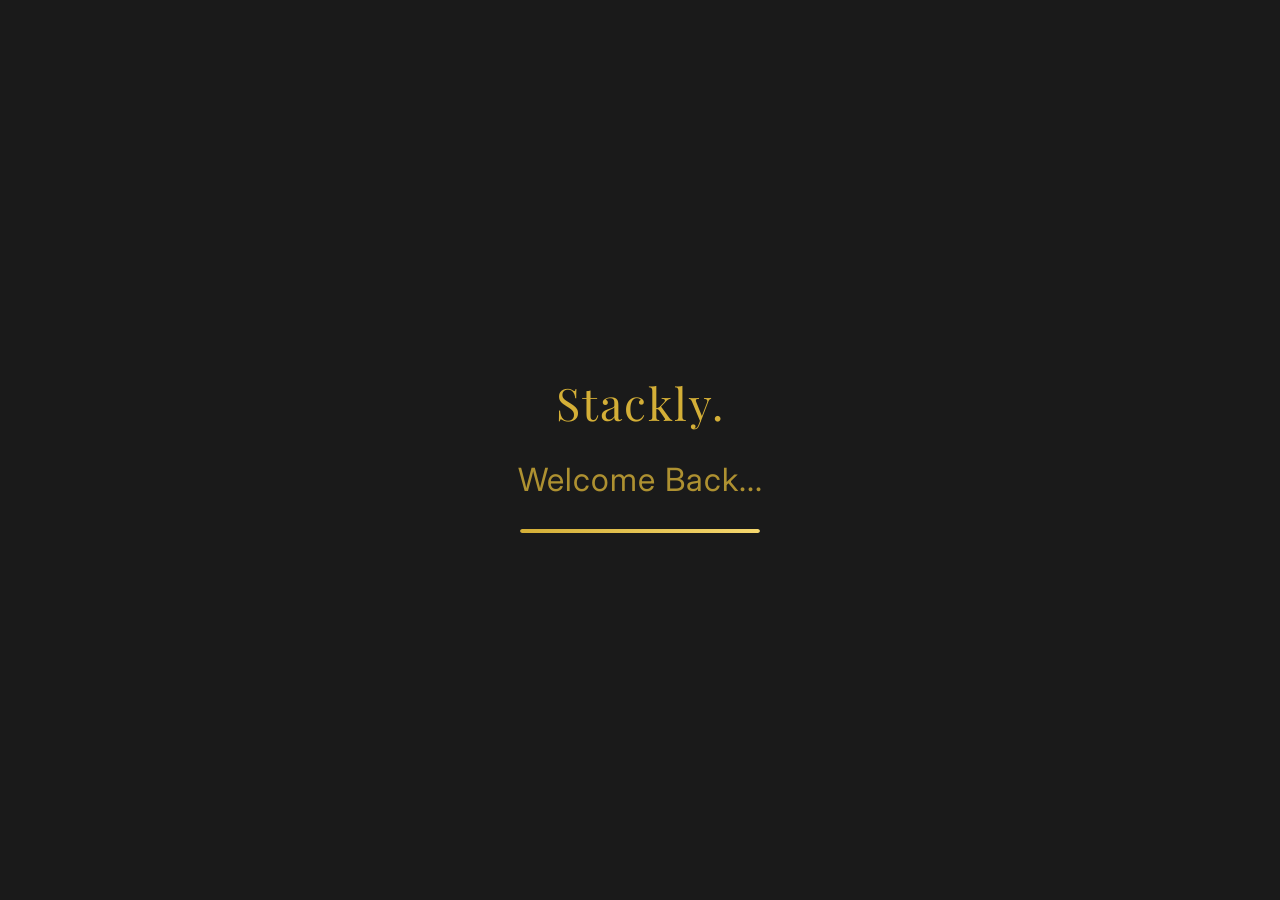
<file: dashboard.html>
<!DOCTYPE html>
<html lang="en">
<head>
    <meta charset="UTF-8">
    <meta name="viewport" content="width=device-width, initial-scale=1.0">
    <title>Customer Dashboard – Stackly Restaurant</title>
    <meta name="description" content="Manage your reservations, order history, and account settings.">
    <link href="https://fonts.googleapis.com/css2?family=Inter:wght@300;400;500;600&family=Playfair+Display:wght@400;600;700&display=swap" rel="stylesheet">
    <link rel="stylesheet" href="https://cdnjs.cloudflare.com/ajax/libs/font-awesome/6.4.0/css/all.min.css">
    <link rel="stylesheet" href="https://unpkg.com/aos@2.3.4/dist/aos.css">
    <link rel="stylesheet" href="style.css">
    <link rel="stylesheet" href="pages.css">
    <style>
        * {
            margin: 0;
            padding: 0;
            box-sizing: border-box;
        }
        body {
            font-family: var(--font-body);
            background: var(--bg-light);
            overflow-x: hidden;
        }
        
        .dash-wrapper {
            display: flex;
            min-height: 100vh;
            width: 100%;
        }
        
        .dash-sidebar {
            width: 260px;
            min-height: 100vh;
            background: var(--secondary);
            color: #fff;
            padding: 2rem 0;
            display: flex;
            flex-direction: column;
            border-right: 1px solid rgba(212,175,55,0.15);
            flex-shrink: 0;
            position: sticky;
            top: 0;
            height: 100vh;
            overflow-y: auto;
            z-index: 100;
        }
        .dash-sidebar .sidebar-logo {
            padding: 0 1.5rem;
            margin-bottom: 2rem;
            text-align: center;
        }
        .dash-sidebar .sidebar-logo img {
            max-height: 45px;
            width: auto;
        }
        .dash-sidebar .sidebar-brand {
            text-align: center;
            margin-bottom: 1.5rem;
        }
        .dash-sidebar .sidebar-brand h2 {
            color: var(--primary);
            font-family: var(--font-heading);
            font-size: 1.4rem;
            letter-spacing: 1px;
        }
        .dash-sidebar .sidebar-brand p {
            color: rgba(255,255,255,0.5);
            font-size: 0.8rem;
            text-transform: uppercase;
            letter-spacing: 2px;
        }
        
        /* User Profile in Sidebar */
        .sidebar-user-profile {
            padding: 1rem 1.5rem;
            margin-bottom: 1.5rem;
            display: flex;
            align-items: center;
            gap: 12px;
            background: rgba(255,255,255,0.05);
            border-radius: 8px;
            border: 1px solid rgba(255,255,255,0.08);
        }
        .sidebar-user-profile .profile-avatar {
            width: 42px;
            height: 42px;
            border-radius: 50%;
            background: var(--primary);
            display: flex;
            align-items: center;
            justify-content: center;
            color: #fff;
            font-size: 1.2rem;
            flex-shrink: 0;
        }
        .sidebar-user-profile .profile-info {
            flex: 1;
            min-width: 0;
        }
        .sidebar-user-profile .profile-info .user-name {
            color: #fff;
            font-weight: 600;
            font-size: 0.9rem;
            margin: 0;
            white-space: nowrap;
            overflow: hidden;
            text-overflow: ellipsis;
        }
        .sidebar-user-profile .profile-info .user-email {
            color: rgba(255,255,255,0.5);
            font-size: 0.75rem;
            margin: 0;
            white-space: nowrap;
            overflow: hidden;
            text-overflow: ellipsis;
        }
        
        .dash-sidebar h3 {
            color: var(--primary);
            padding: 0 1.5rem;
            margin-bottom: 1.5rem;
            font-size: 0.7rem;
            font-family: var(--font-body);
            font-weight: 600;
            letter-spacing: 1.5px;
            text-transform: uppercase;
            opacity: 0.5;
        }
        .dash-menu {
            display: flex;
            flex-direction: column;
            gap: 0.2rem;
            flex: 1;
        }
        .dash-menu-item {
            padding: 0.9rem 1.5rem;
            color: rgba(255,255,255,0.7);
            display: flex;
            align-items: center;
            gap: 12px;
            font-weight: 500;
            font-size: 0.9rem;
            border-left: 4px solid transparent;
            cursor: pointer;
            transition: var(--transition);
            text-decoration: none;
            background: none;
            border-right: none;
            border-top: none;
            border-bottom: none;
            width: 100%;
            text-align: left;
        }
        .dash-menu-item i {
            width: 20px;
            text-align: center;
            font-size: 1rem;
        }
        .dash-menu-item:hover {
            color: #fff;
            background: rgba(255,255,255,0.05);
        }
        .dash-menu-item.active {
            color: #fff;
            background: rgba(212,175,55,0.12);
            border-left-color: var(--primary);
        }
        .dash-menu-item.logout-item {
            margin-top: auto;
            border-top: 1px solid rgba(255,255,255,0.08);
            padding-top: 1.2rem;
            color: rgba(255,100,100,0.7);
        }
        .dash-menu-item.logout-item:hover {
            color: #ff6b6b;
            background: rgba(255,0,0,0.05);
        }
        
        .dash-content {
            flex: 1;
            padding: 2rem 2.5rem;
            overflow-y: auto;
            min-height: 100vh;
            background: var(--bg-light);
        }
        .dash-section {
            display: none;
            animation: fadeIn 0.4s ease;
        }
        .dash-section.active {
            display: block;
        }
        @keyframes fadeIn {
            from { opacity: 0; transform: translateY(10px); }
            to { opacity: 1; transform: translateY(0); }
        }
        
        .welcome-card {
            background: linear-gradient(135deg, var(--secondary) 0%, #1c1c1c 100%);
            color: #fff;
            padding: 2.5rem;
            border-radius: 12px;
            margin-bottom: 2rem;
            box-shadow: var(--shadow);
            border: 1px solid rgba(212,175,55,0.1);
        }
        .welcome-card h2 {
            color: #fff;
            margin-bottom: 0.5rem;
            font-size: 1.6rem;
        }
        .welcome-card p {
            color: #ccc;
            font-size: 0.95rem;
        }
        .welcome-card .welcome-email {
            color: var(--primary);
            font-size: 0.85rem;
            margin-top: 0.3rem;
        }
        .stat-grid {
            display: grid;
            grid-template-columns: repeat(auto-fit, minmax(200px, 1fr));
            gap: 1.5rem;
            margin-bottom: 2.5rem;
        }
        .stat-box {
            background: #fff;
            padding: 1.5rem 2rem;
            border-radius: 10px;
            box-shadow: var(--shadow);
            border-bottom: 3px solid var(--primary);
            display: flex;
            align-items: center;
            justify-content: space-between;
            transition: transform 0.3s ease;
        }
        .stat-box:hover {
            transform: translateY(-3px);
        }
        .stat-info h3 {
            font-size: 2.2rem;
            color: var(--secondary);
            line-height: 1.1;
            margin-bottom: 0.2rem;
            font-family: var(--font-body);
        }
        .stat-info p {
            color: var(--text-muted);
            font-size: 0.85rem;
            font-weight: 500;
        }
        .stat-icon {
            font-size: 2rem;
            color: var(--primary);
            opacity: 0.7;
        }
        .table-container {
            background: #fff;
            padding: 1.5rem;
            border-radius: 10px;
            box-shadow: var(--shadow);
            margin-top: 1.5rem;
            overflow-x: auto;
        }
        .table-container h3 {
            margin-bottom: 1.2rem;
            font-size: 1.1rem;
            color: var(--secondary);
        }
        .styled-table {
            width: 100%;
            border-collapse: collapse;
            font-size: 0.9rem;
            min-width: 500px;
        }
        .styled-table thead tr {
            background: var(--secondary);
            color: #fff;
        }
        .styled-table th {
            padding: 12px 15px;
            text-align: left;
            font-weight: 500;
            font-size: 0.8rem;
            text-transform: uppercase;
            letter-spacing: 0.5px;
        }
        .styled-table td {
            padding: 12px 15px;
            border-bottom: 1px solid #eee;
            vertical-align: middle;
        }
        .styled-table tbody tr:hover {
            background: #f8f8f8;
        }
        .badge {
            padding: 4px 12px;
            border-radius: 20px;
            font-size: 0.75rem;
            font-weight: 600;
            display: inline-block;
        }
        .badge-success { background: #d4edda; color: #155724; }
        .badge-warning { background: #fff3cd; color: #856404; }
        .badge-danger { background: #f8d7da; color: #721c24; }
        .badge-info { background: #d1ecf1; color: #0c5460; }
        .text-muted { color: #999; }

        .quick-actions {
            display: grid;
            grid-template-columns: repeat(auto-fit, minmax(180px, 1fr));
            gap: 1.5rem;
            margin-bottom: 2rem;
        }
        .quick-action {
            background: #fff;
            padding: 1.5rem;
            border-radius: 10px;
            box-shadow: var(--shadow);
            text-align: center;
            cursor: pointer;
            transition: var(--transition);
            text-decoration: none;
            color: var(--text-dark);
            border: 2px solid transparent;
        }
        .quick-action:hover {
            transform: translateY(-5px);
            border-color: var(--primary);
            box-shadow: 0 10px 30px rgba(0,0,0,0.12);
        }
        .quick-action i {
            font-size: 2rem;
            color: var(--primary);
            margin-bottom: 0.8rem;
            display: block;
        }
        .quick-action h4 {
            font-family: var(--font-body);
            font-size: 1rem;
            margin-bottom: 0.2rem;
        }
        .quick-action p {
            font-size: 0.8rem;
            color: var(--text-muted);
            margin: 0;
        }

        /* Sidebar Toggle */
        .sidebar-toggle {
            display: none;
            position: fixed;
            top: 15px;
            left: 15px;
            z-index: 200;
            background: var(--primary);
            color: #fff;
            border: none;
            border-radius: 8px;
            padding: 10px 14px;
            font-size: 1.2rem;
            cursor: pointer;
            box-shadow: 0 4px 15px rgba(0,0,0,0.2);
        }
        .sidebar-toggle:hover {
            background: var(--primary-dark);
        }
        .sidebar-overlay {
            display: none;
            position: fixed;
            inset: 0;
            background: rgba(0,0,0,0.5);
            z-index: 98;
        }

        /* Mobile Responsive */
        @media (max-width: 992px) {
            .dash-wrapper {
                flex-direction: column;
            }
            .dash-sidebar {
                width: 280px;
                position: fixed;
                top: 0;
                left: -300px;
                height: 100vh;
                z-index: 99;
                transition: left 0.3s ease;
                box-shadow: 4px 0 30px rgba(0,0,0,0.3);
            }
            .dash-sidebar.open {
                left: 0;
            }
            .sidebar-toggle {
                display: block;
            }
            .sidebar-overlay.active {
                display: block;
            }
            .dash-content {
                padding: 1.5rem;
                margin-top: 0;
                width: 100%;
            }
            .stat-grid {
                grid-template-columns: repeat(auto-fit, minmax(150px, 1fr));
                gap: 1rem;
            }
            .stat-box {
                padding: 1rem 1.2rem;
            }
            .stat-info h3 {
                font-size: 1.6rem;
            }
            .welcome-card {
                padding: 1.5rem;
            }
            .welcome-card h2 {
                font-size: 1.3rem;
            }
            .quick-actions {
                grid-template-columns: repeat(auto-fit, minmax(140px, 1fr));
                gap: 1rem;
            }
            .sidebar-user-profile {
                padding: 0.8rem 1rem;
            }
            .sidebar-user-profile .profile-avatar {
                width: 36px;
                height: 36px;
                font-size: 1rem;
            }
        }
        @media (max-width: 576px) {
            .dash-content {
                padding: 1rem;
            }
            .stat-grid {
                grid-template-columns: 1fr 1fr;
                gap: 0.8rem;
            }
            .stat-box {
                padding: 0.8rem 1rem;
                flex-direction: column;
                text-align: center;
            }
            .stat-info h3 {
                font-size: 1.4rem;
            }
            .stat-icon {
                font-size: 1.5rem;
                margin-top: 0.3rem;
            }
            .table-container {
                padding: 1rem;
            }
            .styled-table {
                font-size: 0.8rem;
                min-width: 350px;
            }
            .styled-table th, .styled-table td {
                padding: 8px 10px;
            }
            .dash-sidebar {
                width: 260px;
                left: -280px;
            }
            .quick-actions {
                grid-template-columns: 1fr 1fr;
                gap: 0.8rem;
            }
            .quick-action {
                padding: 1rem;
            }
            .quick-action i {
                font-size: 1.5rem;
            }
            .sidebar-user-profile .profile-info .user-name {
                font-size: 0.8rem;
            }
            .sidebar-user-profile .profile-info .user-email {
                font-size: 0.65rem;
            }
        }
    </style>
</head>
<body>

    <!-- PRELOADER -->
    <div id="preloader" class="preloader">
        <div class="loader-content">
            <div class="loader-logo">Stackly.</div>
            <h2 class="loader-text primary-text">Loading Customer Dashboard...</h2>
            <div class="loader-bar"><div class="loader-progress"></div></div>
        </div>
    </div>

    <!-- Sidebar Toggle Button (Mobile) -->
    <button class="sidebar-toggle" id="sidebar-toggle" aria-label="Toggle Sidebar">
        <i class="fas fa-bars"></i>
    </button>
    <div class="sidebar-overlay" id="sidebar-overlay"></div>

    <!-- DASHBOARD WRAPPER -->
    <div class="dash-wrapper">
        <!-- Sidebar -->
        <aside class="dash-sidebar" id="dash-sidebar">
            <div class="sidebar-brand">
                <div class="sidebar-logo">
                    <img src="images/stackly-logo.webp" alt="Stackly">
                </div>
                <p>My Account</p>
            </div>
            
            <!-- User Profile in Sidebar -->
            <div class="sidebar-user-profile" id="sidebar-user-profile">
                <div class="profile-avatar">
                    <i class="fas fa-user"></i>
                </div>
                <div class="profile-info">
                    <p class="user-name" id="sidebar-user-name">Foodie</p>
                    <p class="user-email" id="sidebar-user-email">foodie@stackly.com</p>
                </div>
            </div>
            
            <div class="dash-menu">
                <button class="dash-menu-item active" data-target="overview">
                    <i class="fas fa-chart-line"></i> Overview
                </button>
                <button class="dash-menu-item" data-target="orders">
                    <i class="fas fa-shopping-bag"></i> My Orders
                </button>
                <button class="dash-menu-item" data-target="reservations">
                    <i class="fas fa-calendar-alt"></i> My Reservations
                </button>
                <button class="dash-menu-item" data-target="profile">
                    <i class="fas fa-user"></i> Profile
                </button>
                <a href="menu.html" class="dash-menu-item">
                    <i class="fas fa-utensils"></i> Order Food
                </a>
                <a href="index.html" class="dash-menu-item">
                    <i class="fas fa-home"></i> Back to Home
                </a>
                <button class="dash-menu-item logout-item" onclick="handleLogout()">
                    <i class="fas fa-sign-out-alt"></i> Logout
                </button>
            </div>
        </aside>

        <!-- Main Content -->
        <main class="dash-content">
            <!-- OVERVIEW SECTION -->
            <div id="overview" class="dash-section active">
                <div class="welcome-card" data-aos="fade-down">
                    <h2 id="welcome-name">👋 Welcome back, Foodie!</h2>
                    <p>Enjoy exclusive member privileges, priority table reservations, and real-time order tracking.</p>
                    <p class="welcome-email" id="welcome-email-display"><i class="fas fa-envelope"></i> Logged in as: foodie@stackly.com</p>
                </div>

                <div class="stat-grid" data-aos="fade-up" data-aos-delay="100">
                    <div class="stat-box">
                        <div class="stat-info">
                            <h3 id="total-orders">3</h3>
                            <p>Total Orders</p>
                        </div>
                        <i class="fas fa-shopping-bag stat-icon"></i>
                    </div>
                    <div class="stat-box">
                        <div class="stat-info">
                            <h3 id="upcoming-bookings">1</h3>
                            <p>Upcoming Bookings</p>
                        </div>
                        <i class="fas fa-calendar-check stat-icon"></i>
                    </div>
                    <div class="stat-box">
                        <div class="stat-info">
                            <h3 id="favorite-dishes">12</h3>
                            <p>Favorite Dishes</p>
                        </div>
                        <i class="fas fa-heart stat-icon"></i>
                    </div>
                    <div class="stat-box">
                        <div class="stat-info">
                            <h3 id="loyalty-points">450</h3>
                            <p>Loyalty Points</p>
                        </div>
                        <i class="fas fa-star stat-icon"></i>
                    </div>
                </div>

                <div class="quick-actions" data-aos="fade-up" data-aos-delay="150">
                    <a href="menu.html" class="quick-action">
                        <i class="fas fa-utensils"></i>
                        <h4>Order Food</h4>
                        <p>Browse our menu</p>
                    </a>
                    <a href="reservations.html" class="quick-action">
                        <i class="fas fa-calendar-plus"></i>
                        <h4>Book a Table</h4>
                        <p>Make a reservation</p>
                    </a>
                    <a href="#" class="quick-action" onclick="showSpecialOffer()">
                        <i class="fas fa-gift"></i>
                        <h4>Special Offers</h4>
                        <p>View deals</p>
                    </a>
                    <a href="#" class="quick-action" onclick="viewProfile()">
                        <i class="fas fa-user-edit"></i>
                        <h4>Edit Profile</h4>
                        <p>Update your info</p>
                    </a>
                </div>

                <div class="table-container" data-aos="fade-up" data-aos-delay="200">
                    <h3>Recent Activity</h3>
                    <table class="styled-table">
                        <thead>
                            <tr>
                                <th>Activity</th>
                                <th>Detail</th>
                                <th>Date</th>
                                <th>Status</th>
                            </tr>
                        </thead>
                        <tbody id="recent-activity-body">
                            <tr>
                                <td><i class="fas fa-calendar-alt" style="color:var(--primary); margin-right:8px;"></i> Table Booking</td>
                                <td>Dine-in for 2 People</td>
                                <td>Oct 15, 19:30</td>
                                <td><span class="badge badge-success">Confirmed</span></td>
                            </tr>
                            <tr>
                                <td><i class="fas fa-shopping-bag" style="color:var(--primary); margin-right:8px;"></i> Food Order</td>
                                <td>Signature Steak, Truffle Pasta</td>
                                <td>Sep 28, 20:10</td>
                                <td><span class="badge badge-success">Completed</span></td>
                            </tr>
                            <tr>
                                <td><i class="fas fa-shopping-bag" style="color:var(--primary); margin-right:8px;"></i> Food Order</td>
                                <td>Berry Pavlova, Bruschetta</td>
                                <td>Sep 15, 18:45</td>
                                <td><span class="badge badge-warning">Pending</span></td>
                            </tr>
                        </tbody>
                    </table>
                </div>
            </div>

            <!-- ORDERS SECTION -->
            <div id="orders" class="dash-section">
                <h2 style="margin-bottom:0.3rem;">My Orders</h2>
                <p class="text-muted" style="margin-bottom:1.5rem;">View your complete order history.</p>
                <div class="table-container">
                    <div style="display:flex; justify-content:space-between; align-items:center; flex-wrap:wrap; gap:0.5rem; margin-bottom:1rem;">
                        <h3 style="margin:0;">Order History</h3>
                        <div style="display:flex; gap:0.5rem; flex-wrap:wrap;">
                            <button class="btn btn-sm btn-primary" onclick="filterUserOrders('all')">All</button>
                            <button class="btn btn-sm btn-outline" onclick="filterUserOrders('pending')">Pending</button>
                            <button class="btn btn-sm btn-outline" onclick="filterUserOrders('completed')">Completed</button>
                        </div>
                    </div>
                    <table class="styled-table" id="user-orders-table">
                        <thead>
                            <tr>
                                <th>Order ID</th>
                                <th>Items</th>
                                <th>Total</th>
                                <th>Date</th>
                                <th>Status</th>
                            </tr>
                        </thead>
                        <tbody id="user-order-body">
                            <tr data-status="completed">
                                <td>#1002</td>
                                <td>Truffle Pasta (2), Chocolate Lava Cake (1)</td>
                                <td>$60.97</td>
                                <td>Sep 28, 20:10</td>
                                <td><span class="badge badge-success">Completed</span></td>
                            </tr>
                            <tr data-status="pending">
                                <td>#1005</td>
                                <td>Berry Pavlova (1), Bruschetta (2)</td>
                                <td>$32.97</td>
                                <td>Sep 15, 18:45</td>
                                <td><span class="badge badge-warning">Pending</span></td>
                            </tr>
                            <tr data-status="completed">
                                <td>#1006</td>
                                <td>Signature Steak (1), Caesar Salad (1)</td>
                                <td>$46.98</td>
                                <td>Sep 10, 19:30</td>
                                <td><span class="badge badge-success">Completed</span></td>
                            </tr>
                        </tbody>
                    </table>
                </div>
            </div>

            <!-- RESERVATIONS SECTION -->
            <div id="reservations" class="dash-section">
                <h2 style="margin-bottom:0.3rem;">My Reservations</h2>
                <p class="text-muted" style="margin-bottom:1.5rem;">View and manage your table bookings.</p>
                <div class="table-container">
                    <div style="display:flex; justify-content:space-between; align-items:center; flex-wrap:wrap; gap:0.5rem; margin-bottom:1rem;">
                        <h3 style="margin:0;">All Bookings</h3>
                        <div style="display:flex; gap:0.5rem; flex-wrap:wrap;">
                            <button class="btn btn-sm btn-primary" onclick="filterUserReservations('all')">All</button>
                            <button class="btn btn-sm btn-outline" onclick="filterUserReservations('approved')">Approved</button>
                            <button class="btn btn-sm btn-outline" onclick="filterUserReservations('pending')">Pending</button>
                        </div>
                    </div>
                    <table class="styled-table" id="user-reservations-table">
                        <thead>
                            <tr>
                                <th>Res ID</th>
                                <th>Date & Time</th>
                                <th>Guests</th>
                                <th>Status</th>
                            </tr>
                        </thead>
                        <tbody id="user-res-body">
                            <tr data-status="approved">
                                <td>#R202</td>
                                <td>Oct 15, 19:30</td>
                                <td>2 People</td>
                                <td><span class="badge badge-success">Confirmed</span></td>
                            </tr>
                            <tr data-status="pending">
                                <td>#R205</td>
                                <td>Oct 20, 20:00</td>
                                <td>4 People</td>
                                <td><span class="badge badge-warning">Pending</span></td>
                            </tr>
                            <tr data-status="approved">
                                <td>#R206</td>
                                <td>Oct 5, 18:00</td>
                                <td>3 People</td>
                                <td><span class="badge badge-success">Completed</span></td>
                            </tr>
                        </tbody>
                    </table>
                </div>
                <div style="text-align:center; margin-top:1.5rem;">
                    <a href="reservations.html" class="btn btn-primary"><i class="fas fa-plus"></i> Make New Reservation</a>
                </div>
            </div>

            <!-- PROFILE SECTION -->
            <div id="profile" class="dash-section">
                <h2 style="margin-bottom:0.3rem;">My Profile</h2>
                <p class="text-muted" style="margin-bottom:1.5rem;">Update your personal information and preferences.</p>
                <div class="table-container" style="max-width:600px; margin:0 auto;">
                    <form id="profile-form" class="styled-form" style="padding:0.5rem;">
                        <div class="form-group">
                            <label><i class="fas fa-user"></i> Full Name</label>
                            <input type="text" id="profile-name" class="form-control" required>
                        </div>
                        <div class="form-group">
                            <label><i class="fas fa-envelope"></i> Email Address</label>
                            <input type="email" id="profile-email" class="form-control" required readonly style="background:#f5f5f5; cursor:not-allowed;">
                        </div>
                        <div class="form-group">
                            <label><i class="fas fa-phone"></i> Phone Number</label>
                            <input type="tel" id="profile-phone" class="form-control" value="+1 (234) 567-8900">
                        </div>
                        <div class="form-group">
                            <label><i class="fas fa-map-marker-alt"></i> Address</label>
                            <input type="text" id="profile-address" class="form-control" value="123 Stackly Ave, NY 10001">
                        </div>
                        <div class="form-group">
                            <label><i class="fas fa-utensils"></i> Dietary Preferences</label>
                            <select id="profile-diet" class="form-control">
                                <option>None</option>
                                <option>Vegetarian</option>
                                <option>Vegan</option>
                                <option>Gluten-Free</option>
                                <option>Keto</option>
                            </select>
                        </div>
                        <button type="submit" class="btn btn-primary w-100"><i class="fas fa-save"></i> Save Changes</button>
                    </form>
                    <div id="profile-msg" class="success-msg hidden mt-3 p-3 text-center">✅ Profile updated successfully!</div>
                </div>
            </div>
        </main>
    </div>

    <script src="https://unpkg.com/aos@2.3.4/dist/aos.js"></script>
    <script src="pages.js"></script>
    <script>
        // Check Auth
        const storedUser = localStorage.getItem('stackly_user');
        const user = storedUser ? JSON.parse(storedUser) : null;
        
        if (!user || user.role !== 'user') {
            window.location.href = 'login.html';
        } else {
            // Update welcome name
            const welcomeName = document.getElementById('welcome-name');
            if (welcomeName && user.name) {
                welcomeName.textContent = `👋 Welcome back, ${user.name}!`;
            }
            
            // Update profile name
            const profileName = document.getElementById('profile-name');
            if (profileName && user.name) {
                profileName.value = user.name;
            }
            
            // Update profile email
            const profileEmail = document.getElementById('profile-email');
            if (profileEmail && user.email) {
                profileEmail.value = user.email;
            }
            
            // Update sidebar user info
            const sidebarUserName = document.getElementById('sidebar-user-name');
            if (sidebarUserName && user.name) {
                sidebarUserName.textContent = user.name;
            }
            const sidebarUserEmail = document.getElementById('sidebar-user-email');
            if (sidebarUserEmail && user.email) {
                sidebarUserEmail.textContent = user.email;
            }
            
            // Update welcome email display
            const welcomeEmailDisplay = document.getElementById('welcome-email-display');
            if (welcomeEmailDisplay && user.email) {
                welcomeEmailDisplay.innerHTML = `<i class="fas fa-envelope"></i> Logged in as: ${user.email}`;
            }
        }

        // Sidebar toggle for mobile
        const sidebarToggle = document.getElementById('sidebar-toggle');
        const sidebar = document.getElementById('dash-sidebar');
        const overlay = document.getElementById('sidebar-overlay');

        function toggleSidebar() {
            sidebar.classList.toggle('open');
            overlay.classList.toggle('active');
            const icon = sidebarToggle.querySelector('i');
            icon.className = sidebar.classList.contains('open') ? 'fas fa-times' : 'fas fa-bars';
        }

        if (sidebarToggle) {
            sidebarToggle.addEventListener('click', toggleSidebar);
        }
        if (overlay) {
            overlay.addEventListener('click', toggleSidebar);
        }

        // Close sidebar on menu item click (mobile)
        document.querySelectorAll('.dash-menu-item').forEach(item => {
            item.addEventListener('click', () => {
                if (window.innerWidth <= 992) {
                    sidebar.classList.remove('open');
                    overlay.classList.remove('active');
                    const icon = sidebarToggle.querySelector('i');
                    if (icon) icon.className = 'fas fa-bars';
                }
            });
        });

        // Tab switching
        const menuItems = document.querySelectorAll('.dash-menu-item[data-target]');
        const sections = document.querySelectorAll('.dash-section');

        menuItems.forEach(item => {
            item.addEventListener('click', function() {
                const target = this.getAttribute('data-target');
                
                menuItems.forEach(m => m.classList.remove('active'));
                this.classList.add('active');

                sections.forEach(s => {
                    s.classList.remove('active');
                    if (s.id === target) {
                        s.classList.add('active');
                    }
                });

                if (typeof AOS !== 'undefined') {
                    AOS.refresh();
                }
            });
        });

        // Filter functions
        function filterUserOrders(filter) {
            const rows = document.querySelectorAll('#user-order-body tr');
            rows.forEach(row => {
                const status = row.getAttribute('data-status');
                if (filter === 'all' || status === filter) {
                    row.style.display = '';
                } else {
                    row.style.display = 'none';
                }
            });
        }

        function filterUserReservations(filter) {
            const rows = document.querySelectorAll('#user-res-body tr');
            rows.forEach(row => {
                const status = row.getAttribute('data-status');
                if (filter === 'all' || status === filter) {
                    row.style.display = '';
                } else {
                    row.style.display = 'none';
                }
            });
        }

        // Quick Actions
        function showSpecialOffer() {
            alert('🎉 Special Offer: Get 20% off on all main courses this weekend! Use code: STACKLY20');
        }

        function viewProfile() {
            document.querySelector('.dash-menu-item[data-target="profile"]').click();
        }

        // Profile Form
        const profileForm = document.getElementById('profile-form');
        const profileMsg = document.getElementById('profile-msg');
        if (profileForm) {
            profileForm.addEventListener('submit', function(e) {
                e.preventDefault();
                const name = document.getElementById('profile-name').value;
                const email = document.getElementById('profile-email').value;
                
                const userData = JSON.parse(localStorage.getItem('stackly_user'));
                userData.name = name;
                userData.email = email;
                localStorage.setItem('stackly_user', JSON.stringify(userData));
                
                const welcomeName = document.getElementById('welcome-name');
                if (welcomeName) {
                    welcomeName.textContent = `👋 Welcome back, ${name}!`;
                }
                
                // Update sidebar
                const sidebarUserName = document.getElementById('sidebar-user-name');
                if (sidebarUserName) {
                    sidebarUserName.textContent = name;
                }
                
                profileMsg.classList.remove('hidden');
                setTimeout(() => profileMsg.classList.add('hidden'), 4000);
            });
        }

        // Logout
        function handleLogout() {
            localStorage.removeItem('stackly_user');
            window.location.href = 'login.html';
        }

        // Initialize AOS
        if (typeof AOS !== 'undefined') {
            AOS.init({
                duration: 800,
                once: true,
                offset: 60,
                easing: 'ease-out-cubic',
            });
        }
    </script>
</body>
</html>
</file>
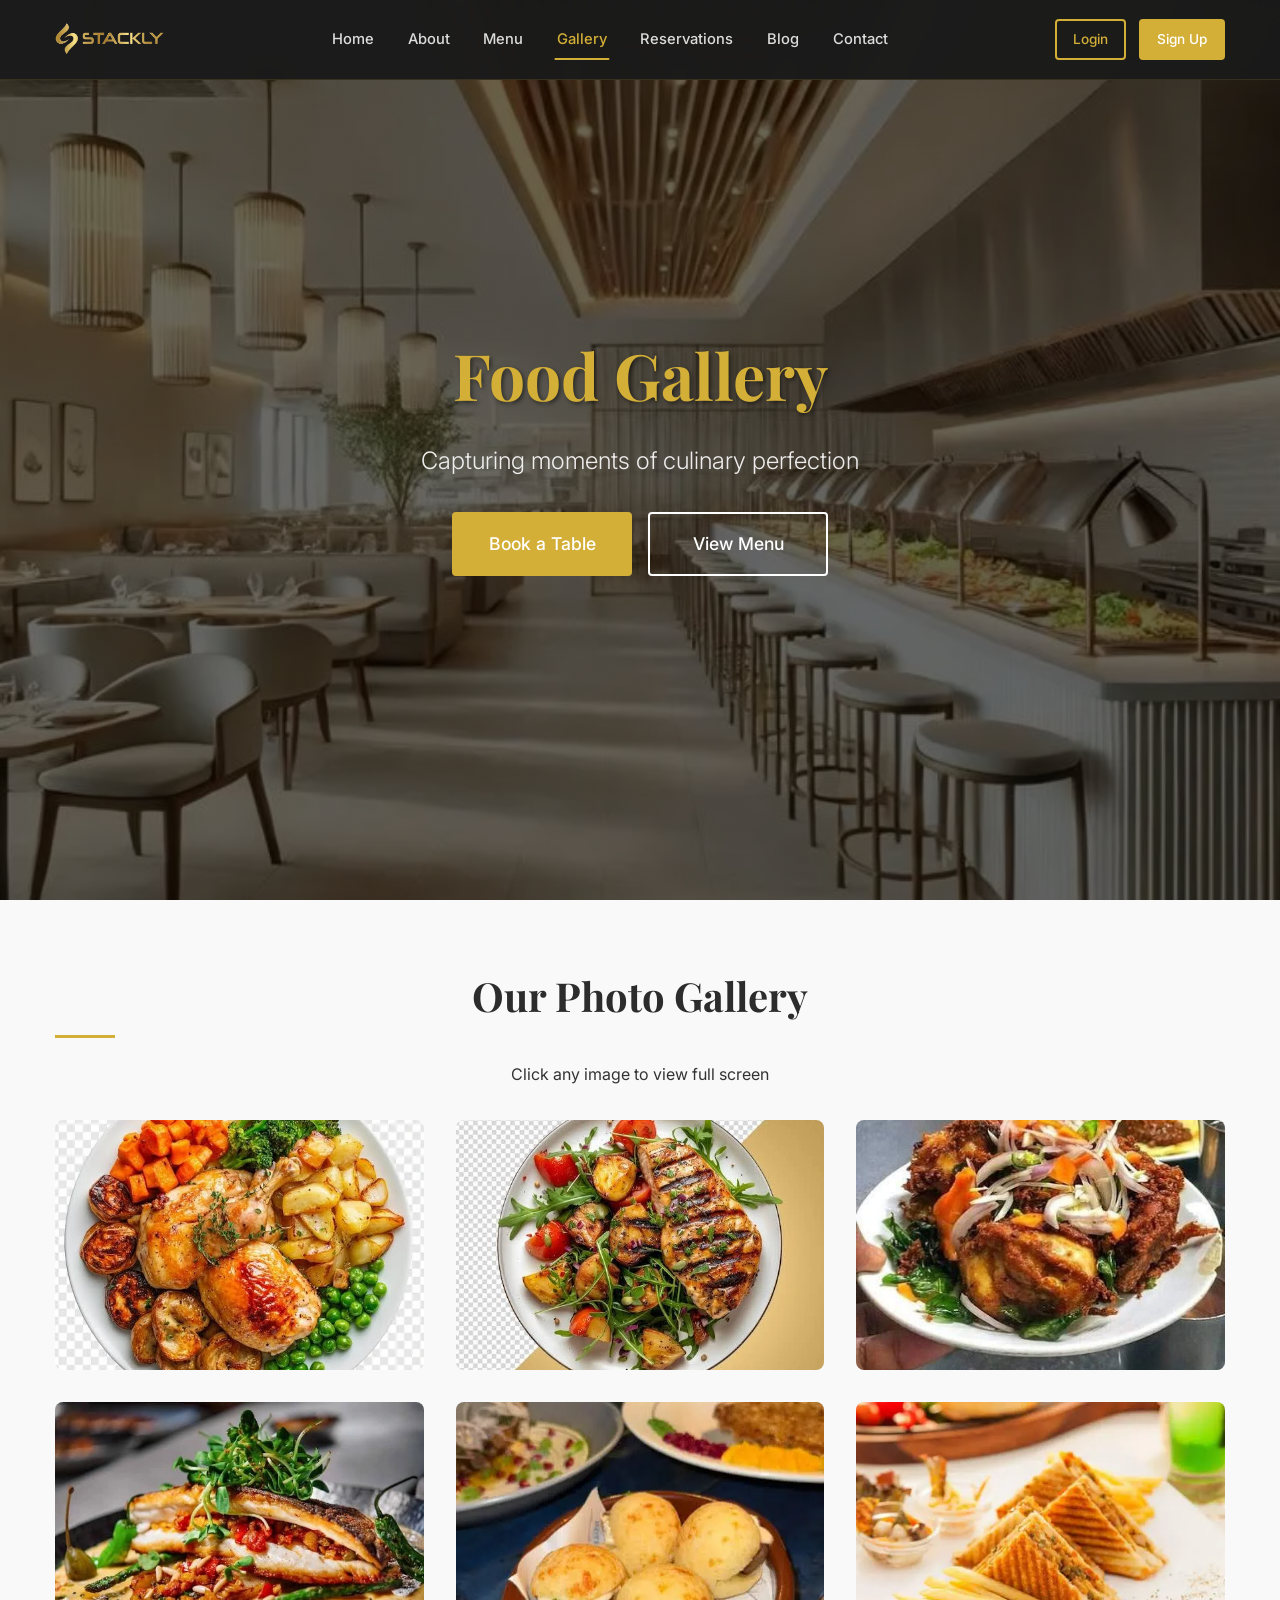
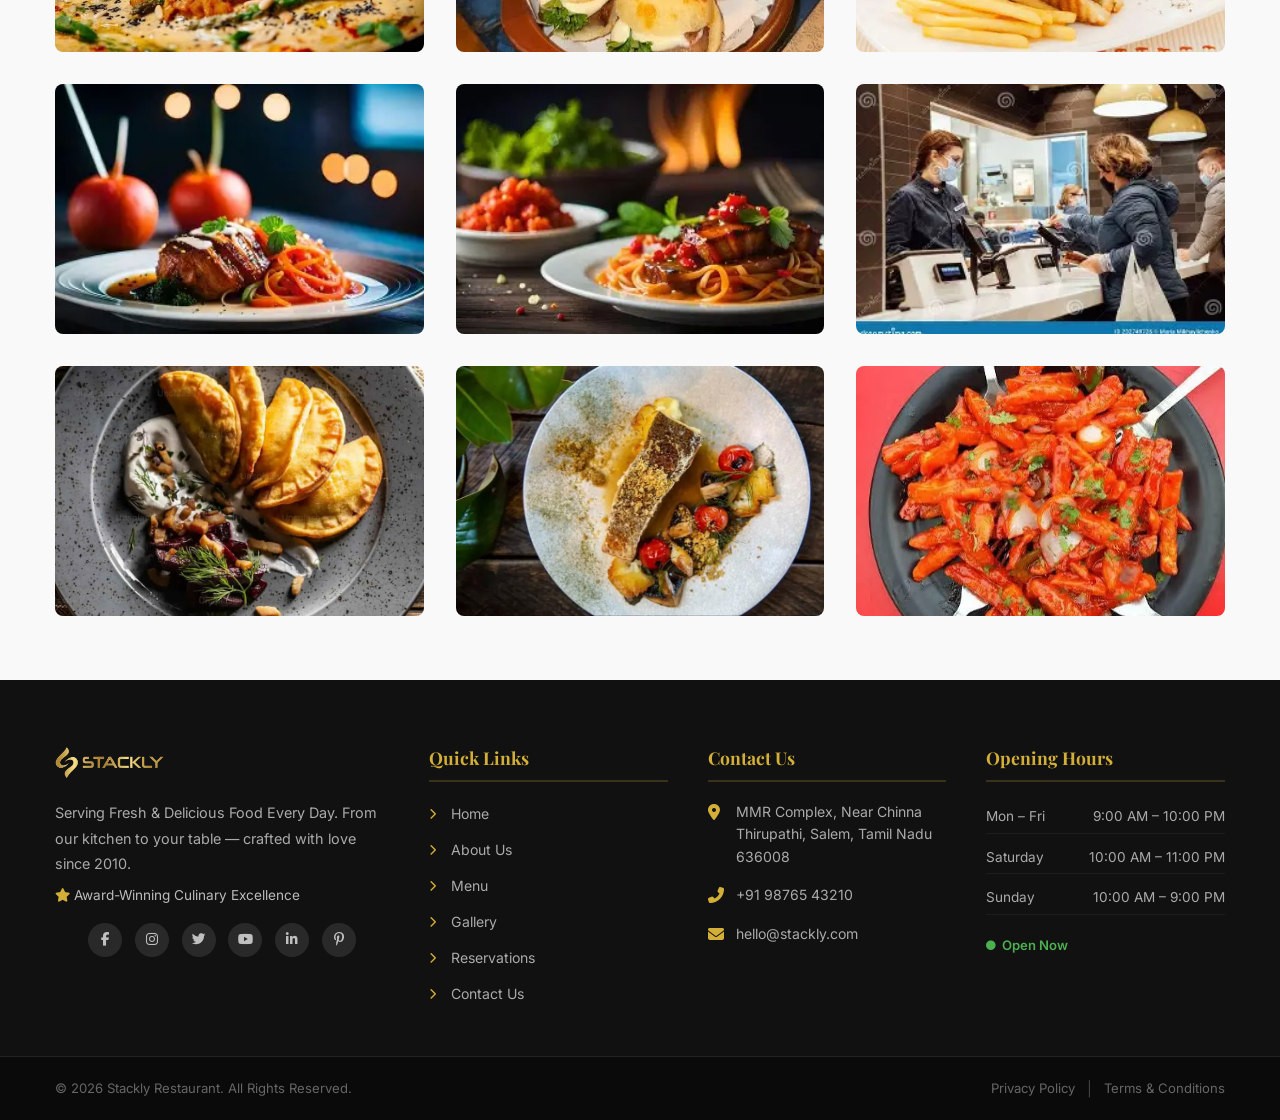
<file: gallery.html>
<!DOCTYPE html>
<html lang="en">
<head>
    <meta charset="UTF-8">
    <meta name="viewport" content="width=device-width, initial-scale=1.0">
    <title>Gallery – Stackly Restaurant</title>
    <meta name="description" content="Browse the Stackly Restaurant photo gallery — moments of culinary perfection captured in stunning imagery.">
    <link href="https://fonts.googleapis.com/css2?family=Inter:wght@300;400;500;600&family=Playfair+Display:wght@400;600;700&display=swap" rel="stylesheet">
    <link rel="stylesheet" href="https://cdnjs.cloudflare.com/ajax/libs/font-awesome/6.4.0/css/all.min.css">
    <link rel="stylesheet" href="https://unpkg.com/aos@2.3.4/dist/aos.css">
    <link rel="stylesheet" href="style.css">
    <link rel="stylesheet" href="pages.css">
</head>
<body>

    <!-- PRELOADER -->
    <div id="preloader" class="preloader">
        <div class="loader-content">
            <div class="loader-logo">Stackly.</div>
            <h2 class="loader-text primary-text">Loading Gallery...</h2>
            <div class="loader-bar"><div class="loader-progress"></div></div>
        </div>
    </div>

    <!-- NAVBAR -->
    <header class="navbar" id="navbar">
        <div class="container nav-container">
            <a href="index.html" class="logo">
    <img src="images/stackly-logo.webp" alt="Stackly" style="height:40px; width:auto; display:block;">
</a>
            <nav class="nav-links">
                <a href="index.html"          class="nav-link">Home</a>
                <a href="about.html"          class="nav-link">About</a>
                <a href="menu.html"           class="nav-link">Menu</a>
                <a href="gallery.html"        class="nav-link active">Gallery</a>
                <a href="reservations.html"   class="nav-link">Reservations</a>
                <a href="blog.html"           class="nav-link">Blog</a>
                <a href="contact.html"        class="nav-link">Contact</a>
            </nav>
            <div class="nav-actions">
                <a href="login.html"  class="btn btn-outline">Login</a>
                <a href="signup.html" class="btn btn-primary">Sign Up</a>
                <button class="mobile-menu-toggle" id="mobile-menu-toggle-btn"><i class="fas fa-bars"></i></button>
            </div>
        </div>
    </header>

    <!-- HERO SECTION - Same as Home Page -->
<div class="hero-section" style="background-image: linear-gradient(rgba(0,0,0,0.6), rgba(0,0,0,0.6)), url('images/20.webp');">
    <div class="hero-content container">
        <h1 class="hero-title" data-aos="fade-down" data-aos-duration="1000">Food Gallery</h1>
        <p class="hero-subtitle" data-aos="fade-up" data-aos-delay="200" data-aos-duration="1000">Capturing moments of culinary perfection</p>
        <div class="hero-btns" data-aos="fade-up" data-aos-delay="400" data-aos-duration="1000">
            <a href="reservations.html" class="btn btn-primary btn-lg pulse-btn">Book a Table</a>
            <a href="menu.html" class="btn btn-outline btn-lg" style="border-color:white; color:white;">View Menu</a>
        </div>
    </div>
</div>

    <main>
        <section class="py-5" style="background-color:var(--bg-light);">
            <div class="container">
                <h2 class="section-title text-center" data-aos="fade-up">Our Photo Gallery</h2>
                <p class="text-center text-muted mb-4" data-aos="fade-up" data-aos-delay="100">Click any image to view full screen</p>
                <div class="grid-3 gallery-grid mt-4">
                    <img src="images/26.webp"  alt="Gallery 1"  class="gallery-img" data-aos="zoom-in" data-aos-delay="100">
                    <img src="images/27.webp"  alt="Gallery 2"  class="gallery-img" data-aos="zoom-in" data-aos-delay="150">
                    <img src="images/28.webp"  alt="Gallery 3"  class="gallery-img" data-aos="zoom-in" data-aos-delay="200">
                    <img src="images/29.webp"  alt="Gallery 4"  class="gallery-img" data-aos="zoom-in" data-aos-delay="100">
                    <img src="images/31.webp"  alt="Gallery 5"  class="gallery-img" data-aos="zoom-in" data-aos-delay="150">
                    <img src="images/32.webp"  alt="Gallery 6"  class="gallery-img" data-aos="zoom-in" data-aos-delay="200">
                    <img src="images/10.webp" alt="Gallery 7"  class="gallery-img" data-aos="zoom-in" data-aos-delay="100">
                    <img src="images/11.webp" alt="Gallery 8"  class="gallery-img" data-aos="zoom-in" data-aos-delay="150">
                    <img src="images/19.webp" alt="Gallery 9"  class="gallery-img" data-aos="zoom-in" data-aos-delay="200">
                    <img src="images/30.webp"  alt="Gallery 10" class="gallery-img" data-aos="zoom-in" data-aos-delay="100">
                    <img src="images/33.webp"  alt="Gallery 11" class="gallery-img" data-aos="zoom-in" data-aos-delay="150">
                    <img src="images/34.webp"  alt="Gallery 12" class="gallery-img" data-aos="zoom-in" data-aos-delay="200">
                </div>
            </div>
        </section>
    </main>

    <!-- Lightbox -->
    <div id="lightbox" class="lightbox hidden">
        <span class="lightbox-close">&times;</span>
        <img class="lightbox-content" id="lightbox-img" alt="Gallery Image">
    </div>

    <!-- FOOTER -->
    <!-- FOOTER -->
<footer class="footer">
    <div class="footer-top">
        <div class="container footer-grid">
           <div class="footer-col">
                <div class="footer-logo" style="cursor:pointer;" onclick="window.location.href='index.html'">
                    <img src="images/stackly-logo.webp" alt="Stackly" style="height:40px; width:auto; display:block; margin-bottom:1rem;">
                </div>
                <p class="footer-desc">Serving Fresh &amp; Delicious Food Every Day. From our kitchen to your table — crafted with love since 2010.</p>
                <p class="footer-tagline"><i class="fas fa-star" style="color:var(--primary);"></i> Award-Winning Culinary Excellence</p>
                <!-- Social Icons -->
                <div class="footer-socials mt-3" style="display:flex; gap:0.8rem; flex-wrap:wrap;">
                    <a href="#" class="social-icon-mini" onclick="redirectTo404(event)"><i class="fab fa-facebook-f"></i></a>
                    <a href="#" class="social-icon-mini" onclick="redirectTo404(event)"><i class="fab fa-instagram"></i></a>
                    <a href="#" class="social-icon-mini" onclick="redirectTo404(event)"><i class="fab fa-twitter"></i></a>
                    <a href="#" class="social-icon-mini" onclick="redirectTo404(event)"><i class="fab fa-youtube"></i></a>
                    <a href="#" class="social-icon-mini" onclick="redirectTo404(event)"><i class="fab fa-linkedin-in"></i></a>
                    <a href="#" class="social-icon-mini" onclick="redirectTo404(event)"><i class="fab fa-pinterest-p"></i></a>
                </div>
            </div>
            <div class="footer-col">
                <h4 class="footer-heading">Quick Links</h4>
                <nav class="footer-links">
                    <a href="index.html"><i class="fas fa-chevron-right"></i> Home</a>
                    <a href="about.html"><i class="fas fa-chevron-right"></i> About Us</a>
                    <a href="menu.html"><i class="fas fa-chevron-right"></i> Menu</a>
                    <a href="gallery.html"><i class="fas fa-chevron-right"></i> Gallery</a>
                    <a href="reservations.html"><i class="fas fa-chevron-right"></i> Reservations</a>
                    <a href="contact.html"><i class="fas fa-chevron-right"></i> Contact Us</a>
                </nav>
            </div>
            <div class="footer-col">
                <h4 class="footer-heading">Contact Us</h4>
                <div class="footer-contact-item"><i class="fas fa-map-marker-alt"></i><span>MMR Complex, Near Chinna Thirupathi, Salem, Tamil Nadu 636008</span></div>
                <div class="footer-contact-item"><i class="fas fa-phone-alt"></i><span>+91 98765 43210</span></div>
                <div class="footer-contact-item"><i class="fas fa-envelope"></i><span>hello@stackly.com</span></div>
            </div>
            <div class="footer-col">
                <h4 class="footer-heading">Opening Hours</h4>
                <div class="footer-hours">
                    <div class="hours-row"><span>Mon &ndash; Fri</span><span>9:00 AM &ndash; 10:00 PM</span></div>
                    <div class="hours-row"><span>Saturday</span><span>10:00 AM &ndash; 11:00 PM</span></div>
                    <div class="hours-row"><span>Sunday</span><span>10:00 AM &ndash; 9:00 PM</span></div>
                    <div class="hours-status open"><i class="fas fa-circle"></i> Open Now</div>
                </div>
            </div>
        </div>
    </div>

    <div class="footer-bottom">
        <div class="container footer-bottom-inner">
            <p>&copy; 2026 Stackly Restaurant. All Rights Reserved.</p>
            <div class="footer-legal">
                <a href="404.html">Privacy Policy</a><span>|</span><a href="404.html">Terms &amp; Conditions</a>
            </div>
        </div>
    </div>
</footer>

    <button id="back-to-top" class="back-to-top" title="Back to Top"><i class="fas fa-chevron-up"></i></button>

    <script src="https://unpkg.com/aos@2.3.4/dist/aos.js"></script>
    <script src="pages.js"></script>
    <script>
        // Lightbox
        const lightbox = document.getElementById('lightbox');
        const lightboxImg = document.getElementById('lightbox-img');
        document.querySelectorAll('.gallery-img').forEach(img => {
            img.addEventListener('click', () => {
                lightboxImg.src = img.src;
                lightbox.classList.remove('hidden');
            });
        });
        document.querySelector('.lightbox-close').addEventListener('click', () => lightbox.classList.add('hidden'));
        lightbox.addEventListener('click', e => { if (e.target === lightbox) lightbox.classList.add('hidden'); });
        
        function redirectTo404(e) {
            e.preventDefault();
            window.location.href = '404.html';
        }
    </script>
</body>
</html>
</file>
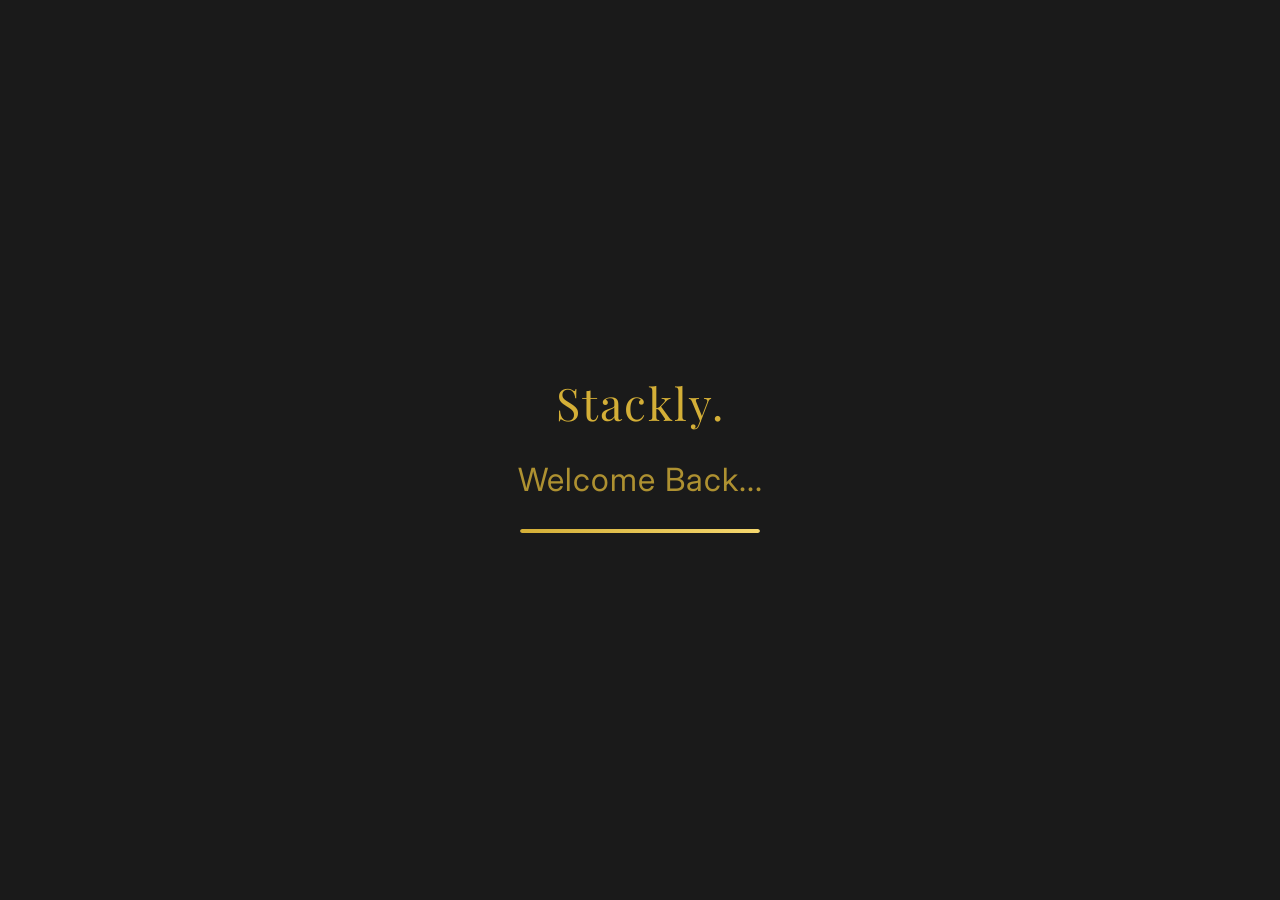
<file: login.html>
<!DOCTYPE html>
<html lang="en">
<head>
    <meta charset="UTF-8">
    <meta name="viewport" content="width=device-width, initial-scale=1.0">
    <title>Login – Stackly Restaurant</title>
    <meta name="description" content="Sign in to your Stackly account to manage reservations, access exclusive deals, and track your orders.">
    <link href="https://fonts.googleapis.com/css2?family=Inter:wght@300;400;500;600&family=Playfair+Display:wght@400;600;700&display=swap" rel="stylesheet">
    <link rel="stylesheet" href="https://cdnjs.cloudflare.com/ajax/libs/font-awesome/6.4.0/css/all.min.css">
    <link rel="stylesheet" href="https://unpkg.com/aos@2.3.4/dist/aos.css">
    <link rel="stylesheet" href="style.css">
    <link rel="stylesheet" href="pages.css">
    <style>
        /* Full page auth - no header */
        * {
            margin: 0;
            padding: 0;
            box-sizing: border-box;
        }
        body {
            font-family: var(--font-body);
            background: var(--bg-dark);
            overflow-x: hidden;
            min-height: 100vh;
        }

        .auth-page-section {
            min-height: 100vh;
            display: flex;
            align-items: center;
            justify-content: center;
            background: var(--bg-dark);
            padding: 2rem;
        }

        .auth-page-container {
            display: flex;
            width: 100%;
            max-width: 1000px;
            min-height: 550px;
            border-radius: 16px;
            overflow: hidden;
            box-shadow: 0 30px 80px rgba(0,0,0,0.5);
            background: #fff;
        }

        .auth-card {
            flex: 1;
            background: #fff;
            padding: 3rem 2.5rem;
            display: flex;
            flex-direction: column;
            justify-content: center;
            position: relative;
        }

        .auth-card-header {
            text-align: center;
            margin-bottom: 2rem;
        }

        .auth-logo {
            display: flex;
            justify-content: center;
            align-items: center;
            margin-bottom: 1rem;
        }
        .auth-logo img {
            max-height: 60px;
            width: auto;
        }

        .auth-card-header h2 {
            font-size: 1.8rem;
            color: var(--secondary);
            margin-bottom: 0.3rem;
        }

        .auth-card-header p {
            color: var(--text-muted);
            margin-top: 0.3rem;
            font-size: 0.95rem;
        }

        /* Back to Home Button */
        .back-home-btn {
            position: absolute;
            top: 1.5rem;
            left: 1.5rem;
            display: inline-flex;
            align-items: center;
            gap: 8px;
            color: var(--text-muted);
            font-size: 0.85rem;
            font-weight: 500;
            transition: var(--transition);
            text-decoration: none;
            padding: 6px 12px;
            border-radius: 6px;
            background: #f5f5f5;
        }
        .back-home-btn:hover {
            color: var(--primary);
            background: rgba(212, 175, 55, 0.1);
            transform: translateX(-3px);
        }
        .back-home-btn i {
            font-size: 0.9rem;
        }

        .auth-side-panel {
            flex: 1;
            background: linear-gradient(135deg, rgba(0,0,0,0.8), rgba(0,0,0,0.85)), url('images/1.webp');
            background-size: cover;
            background-position: center;
            display: flex;
            align-items: center;
            justify-content: center;
            padding: 2.5rem;
            position: relative;
            overflow: hidden;
        }

        .auth-side-panel::before {
            content: '';
            position: absolute;
            inset: 0;
            background: linear-gradient(135deg, rgba(212,175,55,0.15) 0%, transparent 70%);
        }

        .auth-side-content {
            position: relative;
            z-index: 1;
            color: #fff;
            text-align: center;
        }

        .auth-side-content h2 {
            font-family: var(--font-heading);
            font-size: 2rem;
            color: #fff;
            margin-bottom: 1rem;
        }

        .auth-side-content p {
            color: rgba(255,255,255,0.8);
            margin-bottom: 2rem;
            line-height: 1.7;
        }

        .auth-features {
            display: flex;
            flex-direction: column;
            gap: 1rem;
            text-align: left;
        }

        .auth-feature {
            display: flex;
            align-items: center;
            gap: 0.75rem;
            color: rgba(255,255,255,0.9);
            font-size: 0.95rem;
        }

        .auth-feature i {
            color: var(--primary);
            font-size: 1.1rem;
        }

        .form-group {
            margin-bottom: 1.2rem;
            text-align: left;
        }

        .form-group label {
            display: block;
            margin-bottom: 0.4rem;
            font-weight: 500;
            font-size: 0.9rem;
            color: var(--text-dark);
        }

        .form-control {
            width: 100%;
            padding: 10px 15px;
            border: 1px solid #ddd;
            border-radius: 4px;
            font-family: inherit;
            font-size: 0.95rem;
            transition: var(--transition);
            background-color: #fff;
        }

        .form-control:focus {
            outline: none;
            border-color: var(--primary);
            box-shadow: 0 0 0 2px rgba(212, 175, 55, 0.2);
        }

        .password-field {
            position: relative;
        }

        .password-field .form-control {
            padding-right: 46px;
        }

        .password-toggle {
            position: absolute;
            top: 50%;
            right: 14px;
            transform: translateY(-50%);
            background: none;
            border: none;
            cursor: pointer;
            color: #aaa;
            font-size: 0.9rem;
            transition: color 0.3s;
        }

        .password-toggle:hover {
            color: var(--primary);
        }

        .auth-options {
            display: flex;
            justify-content: space-between;
            align-items: center;
            margin: 1rem 0 1.5rem;
            font-size: 0.9rem;
        }

        .remember-me {
            display: flex;
            align-items: center;
            gap: 0.4rem;
            cursor: pointer;
            color: var(--text-dark);
        }

        .forgot-link {
            color: var(--primary);
            font-weight: 500;
        }

        .forgot-link:hover {
            text-decoration: underline;
        }

        .btn {
            display: inline-block;
            padding: 0.8rem 1.5rem;
            font-size: 1rem;
            font-weight: 500;
            border-radius: 4px;
            cursor: pointer;
            text-align: center;
            border: 2px solid transparent;
            transition: var(--transition);
        }

        .btn-primary {
            background-color: var(--primary);
            color: #fff;
            border-color: var(--primary);
        }

        .btn-primary:hover {
            background-color: var(--primary-dark);
            border-color: var(--primary-dark);
            transform: translateY(-2px);
        }

        .w-100 {
            width: 100%;
        }

        .auth-submit-btn {
            padding: 0.85rem;
            font-size: 1rem;
            font-weight: 600;
            letter-spacing: 0.5px;
            margin-top: 0.5rem;
            display: flex;
            align-items: center;
            justify-content: center;
            gap: 8px;
        }

        .auth-switch {
            text-align: center;
            margin-top: 1rem;
            font-size: 0.9rem;
            color: var(--text-muted);
        }

        .auth-switch-link {
            color: var(--primary);
            font-weight: 600;
        }

        .auth-switch-link:hover {
            text-decoration: underline;
        }

        /* Mobile Responsive */
        @media (max-width: 768px) {
            .auth-page-container {
                flex-direction: column;
                min-height: auto;
                border-radius: 12px;
            }
            .auth-side-panel {
                min-height: 200px;
                order: -1;
                padding: 1.5rem;
            }
            .auth-card {
                padding: 2rem 1.5rem;
            }
            .auth-side-content h2 {
                font-size: 1.5rem;
            }
            .auth-side-content p {
                font-size: 0.9rem;
                margin-bottom: 1rem;
            }
            .auth-features {
                gap: 0.6rem;
            }
            .auth-feature {
                font-size: 0.85rem;
            }
            .auth-card-header h2 {
                font-size: 1.5rem;
            }
            .auth-options {
                flex-direction: column;
                gap: 0.5rem;
                align-items: flex-start;
            }
            .auth-logo img {
                max-height: 50px;
            }
            .back-home-btn {
                top: 1rem;
                left: 1rem;
                font-size: 0.75rem;
                padding: 4px 10px;
            }
        }

        @media (max-width: 480px) {
            .auth-page-section {
                padding: 1rem;
            }
            .auth-card {
                padding: 1.5rem 1rem;
            }
            .auth-card-header h2 {
                font-size: 1.3rem;
            }
            .form-control {
                font-size: 0.9rem;
                padding: 8px 12px;
            }
            .btn {
                font-size: 0.9rem;
                padding: 0.6rem 1rem;
            }
            .auth-side-panel {
                min-height: 150px;
            }
            .auth-logo img {
                max-height: 45px;
            }
            .back-home-btn {
                top: 0.8rem;
                left: 0.8rem;
                font-size: 0.7rem;
                padding: 3px 8px;
            }
            .back-home-btn span {
                display: none;
            }
        }
    </style>
</head>
<body>

    <!-- PRELOADER -->
    <div id="preloader" class="preloader">
        <div class="loader-content">
            <div class="loader-logo">Stackly.</div>
            <h2 class="loader-text primary-text">Welcome Back...</h2>
            <div class="loader-bar"><div class="loader-progress"></div></div>
        </div>
    </div>

    <!-- AUTH PAGE - NO HEADER -->
    <main class="auth-page-section">
        <div class="auth-page-container" data-aos="fade-up" data-aos-duration="800">
            <div class="auth-card">
                <!-- Back to Home Button -->
                <a href="index.html" class="back-home-btn">
                    <i class="fas fa-arrow-left"></i>
                    <span>Back to Home</span>
                </a>
                
                <div class="auth-card-header">
                    <div class="auth-logo">
                        <img src="images/stackly-logo.webp" alt="Stackly Restaurant">
                    </div>
                    <h2>Welcome Back</h2>
                    <p>Sign in to your account to continue</p>
                </div>
                <form id="login-form" class="styled-form">
                    <div class="form-group">
                        <label><i class="fas fa-envelope"></i> Email Address</label>
                        <input type="email" id="login-email" placeholder="Enter your email" class="form-control" required>
                    </div>
                    <div class="form-group">
                        <label><i class="fas fa-lock"></i> Password</label>
                        <div class="password-field">
                            <input type="password" id="login-password" placeholder="Enter your password" class="form-control" required>
                            <button type="button" class="password-toggle" id="login-pass-toggle"><i class="fas fa-eye"></i></button>
                        </div>
                    </div>
                    <div class="form-group">
                        <label><i class="fas fa-user-tag"></i> Select Role</label>
                        <select id="login-role" class="form-control">
                            <option value="user">&#x1F464; Customer</option>
                            <option value="admin">&#x1F6E1; Admin</option>
                        </select>
                    </div>
                    <div class="auth-options">
                        <label class="remember-me"><input type="checkbox"> Remember Me</label>
                        <a href="#" class="forgot-link">Forgot Password?</a>
                    </div>
                    <button type="submit" class="btn btn-primary w-100 auth-submit-btn"><i class="fas fa-sign-in-alt"></i> Login</button>
                    <p class="auth-switch">Don't have an account? <a href="signup.html" class="auth-switch-link">Sign Up Here</a></p>
                </form>
            </div>
            <div class="auth-side-panel" style="background-image: linear-gradient(rgba(0,0,0,0.7),rgba(0,0,0,0.7)), url('images/21.webp');">
                <div class="auth-side-content">
                    <h2 data-aos="fade-down" data-aos-delay="300">Experience Fine Dining</h2>
                    <p data-aos="fade-up" data-aos-delay="400">Login to access exclusive offers, track reservations and more.</p>
                    <div class="auth-features">
                        <div class="auth-feature" data-aos="fade-left" data-aos-delay="500"><i class="fas fa-check-circle"></i> Exclusive Member Deals</div>
                        <div class="auth-feature" data-aos="fade-left" data-aos-delay="600"><i class="fas fa-check-circle"></i> Reservation Management</div>
                        <div class="auth-feature" data-aos="fade-left" data-aos-delay="700"><i class="fas fa-check-circle"></i> Order History &amp; Tracking</div>
                        <div class="auth-feature" data-aos="fade-left" data-aos-delay="800"><i class="fas fa-check-circle"></i> Priority Table Booking</div>
                    </div>
                </div>
            </div>
        </div>
    </main>

    <script src="https://unpkg.com/aos@2.3.4/dist/aos.js"></script>
    <script src="pages.js"></script>
    <script>
        // Password toggle
        const toggle = document.getElementById('login-pass-toggle');
        const passInput = document.getElementById('login-password');
        if (toggle && passInput) {
            toggle.addEventListener('click', () => {
                const isPass = passInput.type === 'password';
                passInput.type = isPass ? 'text' : 'password';
                toggle.querySelector('i').className = isPass ? 'fas fa-eye-slash' : 'fas fa-eye';
            });
        }

        // Login form - FIXED: store email in localStorage
        const loginForm = document.getElementById('login-form');
        if (loginForm) {
            loginForm.addEventListener('submit', e => {
                e.preventDefault();
                const email = document.getElementById('login-email').value;
                const role = document.getElementById('login-role').value;
                
                // Store email in localStorage
                localStorage.setItem('stackly_email', email);
                
                const userData = { 
                    name: role === 'admin' ? 'Admin' : 'Foodie', 
                    email: email,
                    role 
                };
                localStorage.setItem('stackly_user', JSON.stringify(userData));
                
                window.location.href = role === 'admin' ? 'admin.html' : 'dashboard.html';
            });
        }

        // AOS Init
        if (typeof AOS !== 'undefined') {
            AOS.init({
                duration: 800,
                once: true,
                offset: 60,
                easing: 'ease-out-cubic',
            });
        }
    </script>
</body>
</html>
</file>
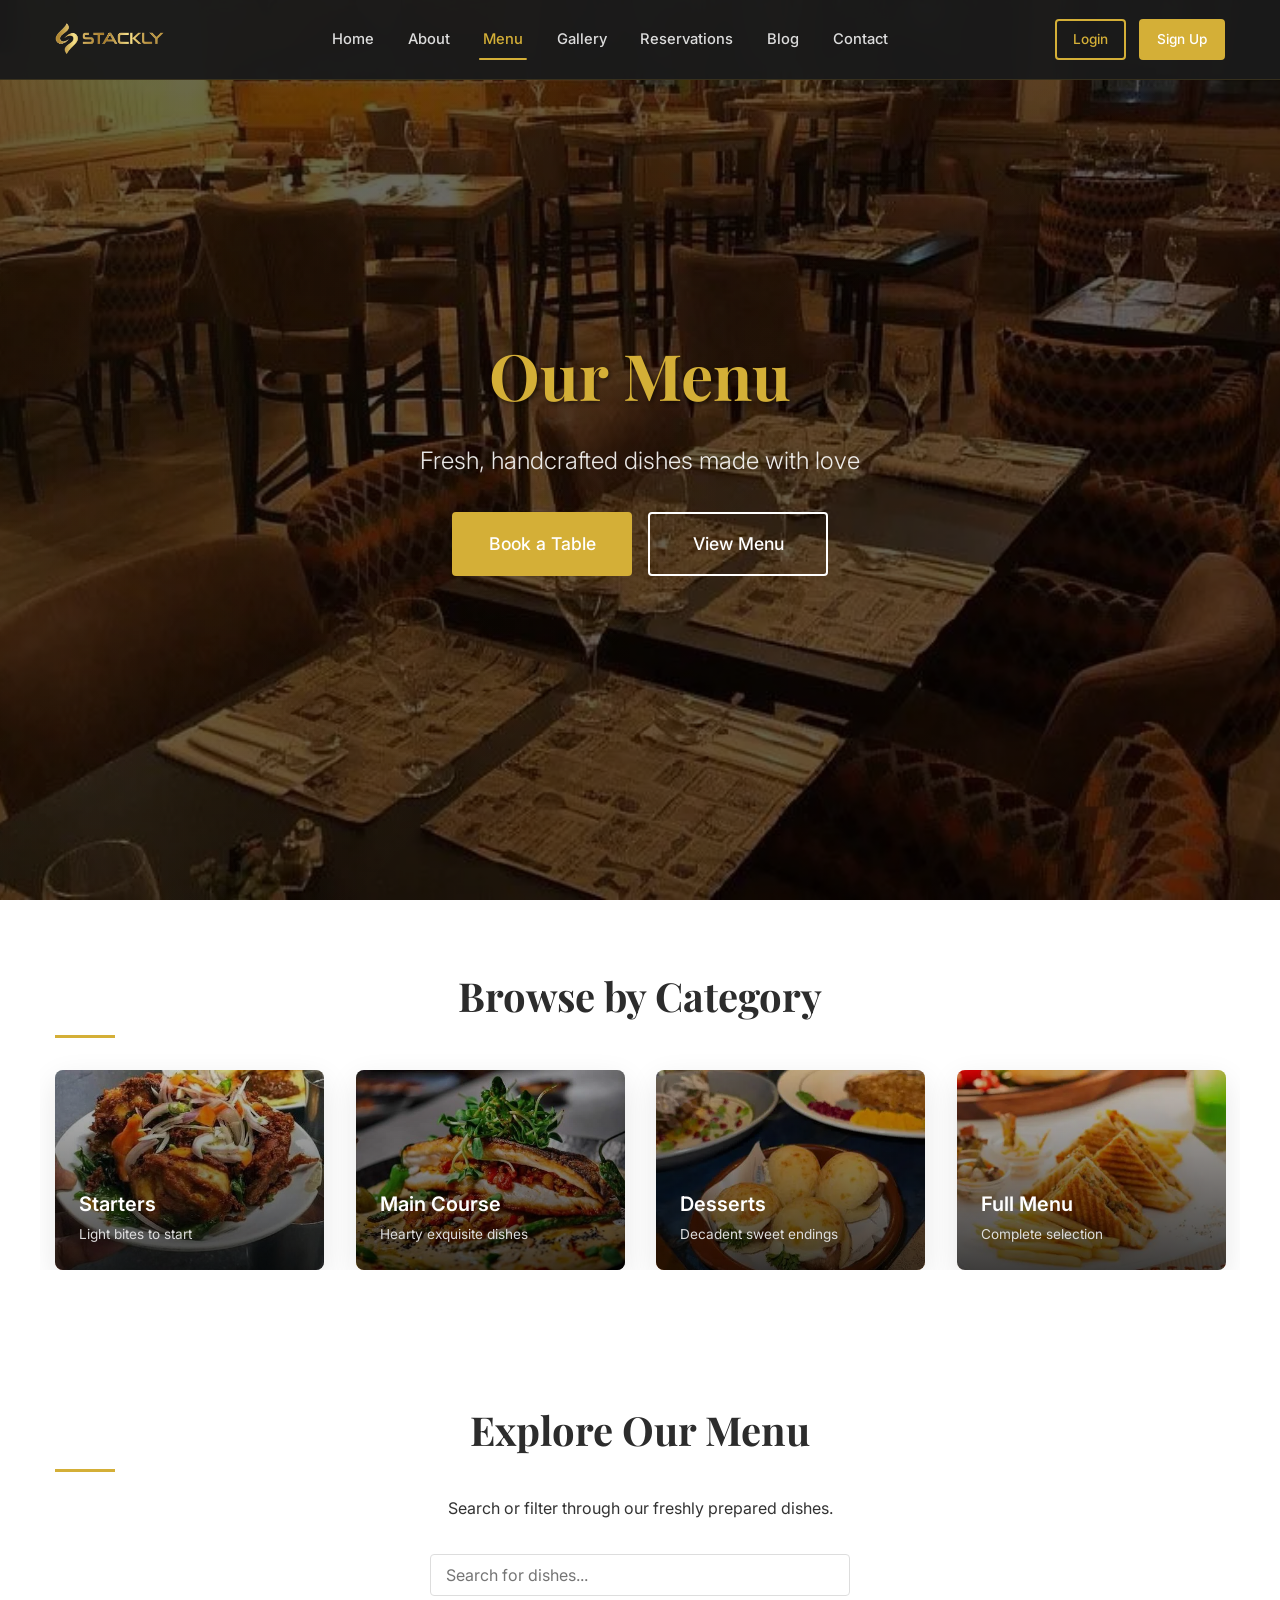
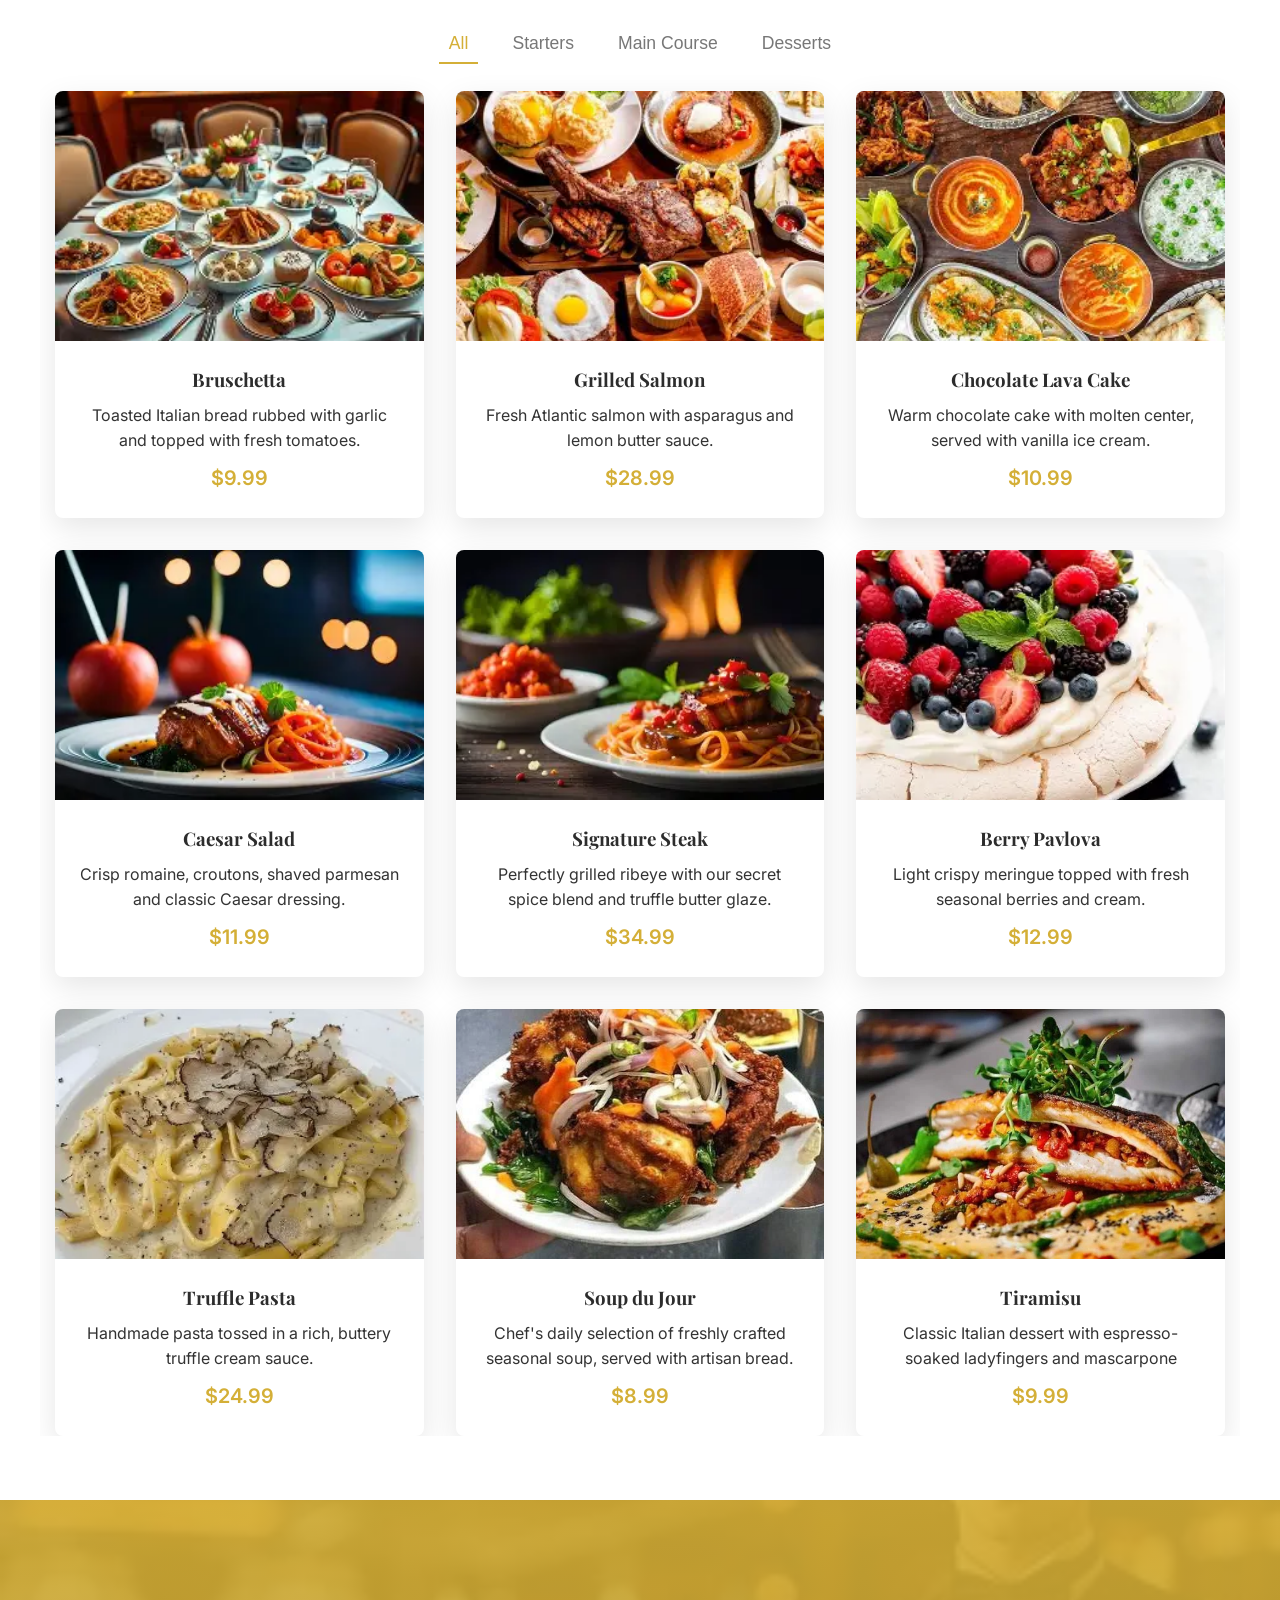
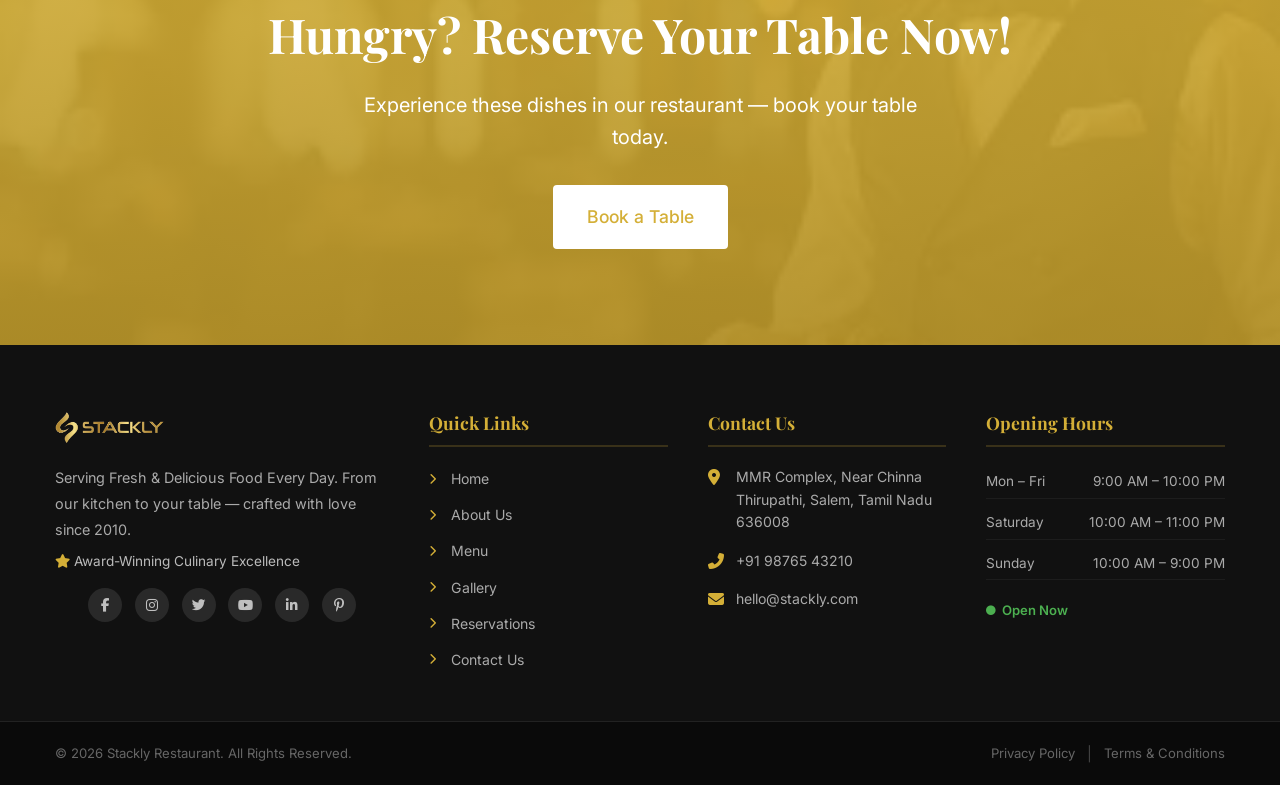
<file: menu.html>
<!DOCTYPE html>
<html lang="en">
<head>
    <meta charset="UTF-8">
    <meta name="viewport" content="width=device-width, initial-scale=1.0">
    <title>Our Menu – Stackly Restaurant</title>
    <meta name="description" content="Explore Stackly's full menu — starters, main courses, desserts, and beverages. Fresh, handcrafted dishes made with love.">
    <link href="https://fonts.googleapis.com/css2?family=Inter:wght@300;400;500;600&family=Playfair+Display:wght@400;600;700&display=swap" rel="stylesheet">
    <link rel="stylesheet" href="https://cdnjs.cloudflare.com/ajax/libs/font-awesome/6.4.0/css/all.min.css">
    <link rel="stylesheet" href="https://unpkg.com/aos@2.3.4/dist/aos.css">
    <link rel="stylesheet" href="style.css">
    <link rel="stylesheet" href="pages.css">
</head>
<body>

    <!-- PRELOADER -->
    <div id="preloader" class="preloader">
        <div class="loader-content">
            <div class="loader-logo">Stackly.</div>
            <h2 class="loader-text primary-text">Loading Our Menu...</h2>
            <div class="loader-bar"><div class="loader-progress"></div></div>
        </div>
    </div>

    <!-- NAVBAR -->
    <header class="navbar" id="navbar">
        <div class="container nav-container">
            <a href="index.html" class="logo">
    <img src="images/stackly-logo.webp" alt="Stackly" style="height:40px; width:auto; display:block;">
</a>
            <nav class="nav-links">
                <a href="index.html"          class="nav-link">Home</a>
                <a href="about.html"          class="nav-link">About</a>
                <a href="menu.html"           class="nav-link active">Menu</a>
                <a href="gallery.html"        class="nav-link">Gallery</a>
                <a href="reservations.html"   class="nav-link">Reservations</a>
                <a href="blog.html"           class="nav-link">Blog</a>
                <a href="contact.html"        class="nav-link">Contact</a>
            </nav>
            <div class="nav-actions">
                <a href="login.html"  class="btn btn-outline">Login</a>
                <a href="signup.html" class="btn btn-primary">Sign Up</a>
                <button class="mobile-menu-toggle" id="mobile-menu-toggle-btn"><i class="fas fa-bars"></i></button>
            </div>
        </div>
    </header>

    <!-- HERO SECTION - Same as Home Page -->
<div class="hero-section" style="background-image: linear-gradient(rgba(0,0,0,0.6), rgba(0,0,0,0.6)), url('images/23.webp');">
    <div class="hero-content container">
        <h1 class="hero-title" data-aos="fade-down" data-aos-duration="1000">Our Menu</h1>
        <p class="hero-subtitle" data-aos="fade-up" data-aos-delay="200" data-aos-duration="1000">Fresh, handcrafted dishes made with love</p>
        <div class="hero-btns" data-aos="fade-up" data-aos-delay="400" data-aos-duration="1000">
            <a href="#" class="btn btn-primary btn-lg pulse-btn" onclick="redirectTo404(event)">Book a Table</a>
            <a href="#" class="btn btn-outline btn-lg" style="border-color:white; color:white;" onclick="redirectTo404(event)">View Menu</a>
        </div>
    </div>
</div>

    <main>
        <!-- Category Cards -->
        <section class="categories-section py-5">
            <div class="container">
                <h2 class="section-title text-center" data-aos="fade-up">Browse by Category</h2>
                <div class="grid-4 mt-4">
                    <div class="category-card filter-category" data-category="starters" data-aos="flip-left" data-aos-delay="100"><img src="images/28.webp" alt="Starters"><div class="category-overlay"><h3>Starters</h3><p>Light bites to start</p></div></div>
                    <div class="category-card filter-category" data-category="main"     data-aos="flip-left" data-aos-delay="200"><img src="images/29.webp" alt="Main Course"><div class="category-overlay"><h3>Main Course</h3><p>Hearty exquisite dishes</p></div></div>
                    <div class="category-card filter-category" data-category="desserts" data-aos="flip-left" data-aos-delay="300"><img src="images/31.webp" alt="Desserts"><div class="category-overlay"><h3>Desserts</h3><p>Decadent sweet endings</p></div></div>
                    <div class="category-card filter-category" data-category="all"      data-aos="flip-left" data-aos-delay="400"><img src="images/32.webp" alt="Full Menu"><div class="category-overlay"><h3>Full Menu</h3><p>Complete selection</p></div></div>
                </div>
            </div>
        </section>

        <!-- Filter + Menu Grid -->
        <section id="menu-section" class="py-5" style="background:#fff;">
            <div class="container">
                <h2 class="section-title text-center" data-aos="fade-up">Explore Our Menu</h2>
                <p class="text-center text-muted mb-4" data-aos="fade-up" data-aos-delay="100">Search or filter through our freshly prepared dishes.</p>
                <div class="menu-search text-center mb-4" data-aos="fade-up" data-aos-delay="150">
                    <input type="text" id="menu-search-input" placeholder="Search for dishes..." class="form-control" style="max-width:420px;display:inline-block;">
                </div>
                <div class="menu-filters text-center mb-4" data-aos="fade-up" data-aos-delay="200">
                    <button class="filter-btn active" data-filter="all">All</button>
                    <button class="filter-btn" data-filter="starters">Starters</button>
                    <button class="filter-btn" data-filter="main">Main Course</button>
                    <button class="filter-btn" data-filter="desserts">Desserts</button>
                </div>
                <div class="grid-3 menu-grid" id="menu-container">
                    <div class="food-card menu-item" data-category="starters" data-aos="fade-up" data-aos-delay="100"><div class="food-img"><img src="images/2.webp" alt="Bruschetta"></div><div class="food-info"><h3>Bruschetta</h3><p>Toasted Italian bread rubbed with garlic and topped with fresh tomatoes.</p><span class="price">$9.99</span></div></div>
                    <div class="food-card menu-item" data-category="main"     data-aos="fade-up" data-aos-delay="150"><div class="food-img"><img src="images/8.webp" alt="Grilled Salmon"></div><div class="food-info"><h3>Grilled Salmon</h3><p>Fresh Atlantic salmon with asparagus and lemon butter sauce.</p><span class="price">$28.99</span></div></div>
                    <div class="food-card menu-item" data-category="desserts" data-aos="fade-up" data-aos-delay="200"><div class="food-img"><img src="images/9.webp" alt="Chocolate Lava Cake"></div><div class="food-info"><h3>Chocolate Lava Cake</h3><p>Warm chocolate cake with molten center, served with vanilla ice cream.</p><span class="price">$10.99</span></div></div>
                    <div class="food-card menu-item" data-category="starters" data-aos="fade-up" data-aos-delay="100"><div class="food-img"><img src="images/10.webp" alt="Caesar Salad"></div><div class="food-info"><h3>Caesar Salad</h3><p>Crisp romaine, croutons, shaved parmesan and classic Caesar dressing.</p><span class="price">$11.99</span></div></div>
                    <div class="food-card menu-item" data-category="main"     data-aos="fade-up" data-aos-delay="150"><div class="food-img"><img src="images/11.webp" alt="Signature Steak"></div><div class="food-info"><h3>Signature Steak</h3><p>Perfectly grilled ribeye with our secret spice blend and truffle butter glaze.</p><span class="price">$34.99</span></div></div>
                    <div class="food-card menu-item" data-category="desserts" data-aos="fade-up" data-aos-delay="200"><div class="food-img"><img src="images/berry.webp" alt="Berry Pavlova"></div><div class="food-info"><h3>Berry Pavlova</h3><p>Light crispy meringue topped with fresh seasonal berries and cream.</p><span class="price">$12.99</span></div></div>
                    <div class="food-card menu-item" data-category="main"     data-aos="fade-up" data-aos-delay="100"><div class="food-img"><img src="images/truffle .webp" alt="Truffle Pasta"></div><div class="food-info"><h3>Truffle Pasta</h3><p>Handmade pasta tossed in a rich, buttery truffle cream sauce.</p><span class="price">$24.99</span></div></div>
                    <div class="food-card menu-item" data-category="starters" data-aos="fade-up" data-aos-delay="150"><div class="food-img"><img src="images/28.webp" alt="Soup du Jour"></div><div class="food-info"><h3>Soup du Jour</h3><p>Chef's daily selection of freshly crafted seasonal soup, served with artisan bread.</p><span class="price">$8.99</span></div></div>
                    <div class="food-card menu-item" data-category="desserts" data-aos="fade-up" data-aos-delay="200"><div class="food-img"><img src="images/29.webp" alt="Tiramisu"></div><div class="food-info"><h3>Tiramisu</h3><p>Classic Italian dessert with espresso-soaked ladyfingers and mascarpone </p><span class="price">$9.99</span></div></div>
                </div>
            </div>
        </section>

        <!-- CTA -->
        <section class="cta-section">
            <div class="container text-center">
                <h2 data-aos="fade-down">Hungry? Reserve Your Table Now!</h2>
                <p data-aos="fade-up" data-aos-delay="150">Experience these dishes in our restaurant — book your table today.</p>
                <a href="#" class="btn btn-light btn-lg pulse-btn" data-aos="zoom-in" data-aos-delay="300" onclick="redirectTo404(event)">Book a Table</a>
            </div>
        </section>
    </main>

    <!-- FOOTER -->
   <!-- FOOTER -->
<footer class="footer">
    <div class="footer-top">
        <div class="container footer-grid">
            <div class="footer-col">
                <div class="footer-logo" style="cursor:pointer;" onclick="window.location.href='index.html'">
                    <img src="images/stackly-logo.webp" alt="Stackly" style="height:40px; width:auto; display:block; margin-bottom:1rem;">
                </div>
                <p class="footer-desc">Serving Fresh &amp; Delicious Food Every Day. From our kitchen to your table — crafted with love since 2010.</p>
                <p class="footer-tagline"><i class="fas fa-star" style="color:var(--primary);"></i> Award-Winning Culinary Excellence</p>
                <!-- Social Icons -->
                <div class="footer-socials mt-3" style="display:flex; gap:0.8rem; flex-wrap:wrap;">
                    <a href="#" class="social-icon-mini" onclick="redirectTo404(event)"><i class="fab fa-facebook-f"></i></a>
                    <a href="#" class="social-icon-mini" onclick="redirectTo404(event)"><i class="fab fa-instagram"></i></a>
                    <a href="#" class="social-icon-mini" onclick="redirectTo404(event)"><i class="fab fa-twitter"></i></a>
                    <a href="#" class="social-icon-mini" onclick="redirectTo404(event)"><i class="fab fa-youtube"></i></a>
                    <a href="#" class="social-icon-mini" onclick="redirectTo404(event)"><i class="fab fa-linkedin-in"></i></a>
                    <a href="#" class="social-icon-mini" onclick="redirectTo404(event)"><i class="fab fa-pinterest-p"></i></a>
                </div>
            </div>
            <div class="footer-col">
                <h4 class="footer-heading">Quick Links</h4>
                <nav class="footer-links">
                    <a href="index.html"><i class="fas fa-chevron-right"></i> Home</a>
                    <a href="about.html"><i class="fas fa-chevron-right"></i> About Us</a>
                    <a href="menu.html"><i class="fas fa-chevron-right"></i> Menu</a>
                    <a href="gallery.html"><i class="fas fa-chevron-right"></i> Gallery</a>
                    <a href="reservations.html"><i class="fas fa-chevron-right"></i> Reservations</a>
                    <a href="contact.html"><i class="fas fa-chevron-right"></i> Contact Us</a>
                </nav>
            </div>
            <div class="footer-col">
                <h4 class="footer-heading">Contact Us</h4>
                <div class="footer-contact-item"><i class="fas fa-map-marker-alt"></i><span>MMR Complex, Near Chinna Thirupathi, Salem, Tamil Nadu 636008</span></div>
                <div class="footer-contact-item"><i class="fas fa-phone-alt"></i><span>+91 98765 43210</span></div>
                <div class="footer-contact-item"><i class="fas fa-envelope"></i><span>hello@stackly.com</span></div>
            </div>
            <div class="footer-col">
                <h4 class="footer-heading">Opening Hours</h4>
                <div class="footer-hours">
                    <div class="hours-row"><span>Mon &ndash; Fri</span><span>9:00 AM &ndash; 10:00 PM</span></div>
                    <div class="hours-row"><span>Saturday</span><span>10:00 AM &ndash; 11:00 PM</span></div>
                    <div class="hours-row"><span>Sunday</span><span>10:00 AM &ndash; 9:00 PM</span></div>
                    <div class="hours-status open"><i class="fas fa-circle"></i> Open Now</div>
                </div>
            </div>
        </div>
    </div>

    <div class="footer-bottom">
        <div class="container footer-bottom-inner">
            <p>&copy; 2026 Stackly Restaurant. All Rights Reserved.</p>
            <div class="footer-legal">
                <a href="404.html">Privacy Policy</a><span>|</span><a href="404.html">Terms &amp; Conditions</a>
            </div>
        </div>
    </div>
</footer>

    <button id="back-to-top" class="back-to-top" title="Back to Top"><i class="fas fa-chevron-up"></i></button>

    <script src="https://unpkg.com/aos@2.3.4/dist/aos.js"></script>
    <script src="pages.js"></script>
    <script>
        // Menu filter logic
        const filterBtns = document.querySelectorAll('.filter-btn');
        const menuItems = document.querySelectorAll('.menu-item');
        const searchInput = document.getElementById('menu-search-input');

        filterBtns.forEach(btn => {
            btn.addEventListener('click', () => {
                filterBtns.forEach(b => b.classList.remove('active'));
                btn.classList.add('active');
                filterMenuItems(btn.getAttribute('data-filter'), searchInput ? searchInput.value.toLowerCase() : '');
            });
        });
        if (searchInput) {
            searchInput.addEventListener('input', e => {
                const activeBtn = document.querySelector('.filter-btn.active');
                filterMenuItems(activeBtn ? activeBtn.getAttribute('data-filter') : 'all', e.target.value.toLowerCase());
            });
        }
        function filterMenuItems(category, term) {
            menuItems.forEach(item => {
                const matchCat = category === 'all' || item.getAttribute('data-category') === category;
                const matchSearch = item.querySelector('h3').innerText.toLowerCase().includes(term);
                item.style.display = (matchCat && matchSearch) ? 'block' : 'none';
            });
        }
        // Category card click
        document.querySelectorAll('.filter-category').forEach(card => {
            card.addEventListener('click', () => {
                const cat = card.getAttribute('data-category');
                const btn = document.querySelector(`.filter-btn[data-filter="${cat}"]`);
                if (btn) btn.click();
                document.getElementById('menu-section').scrollIntoView({ behavior: 'smooth' });
            });
        });
        
        function redirectTo404(e) {
            e.preventDefault();
            window.location.href = '404.html';
        }
    </script>
</body>
</html>
</file>
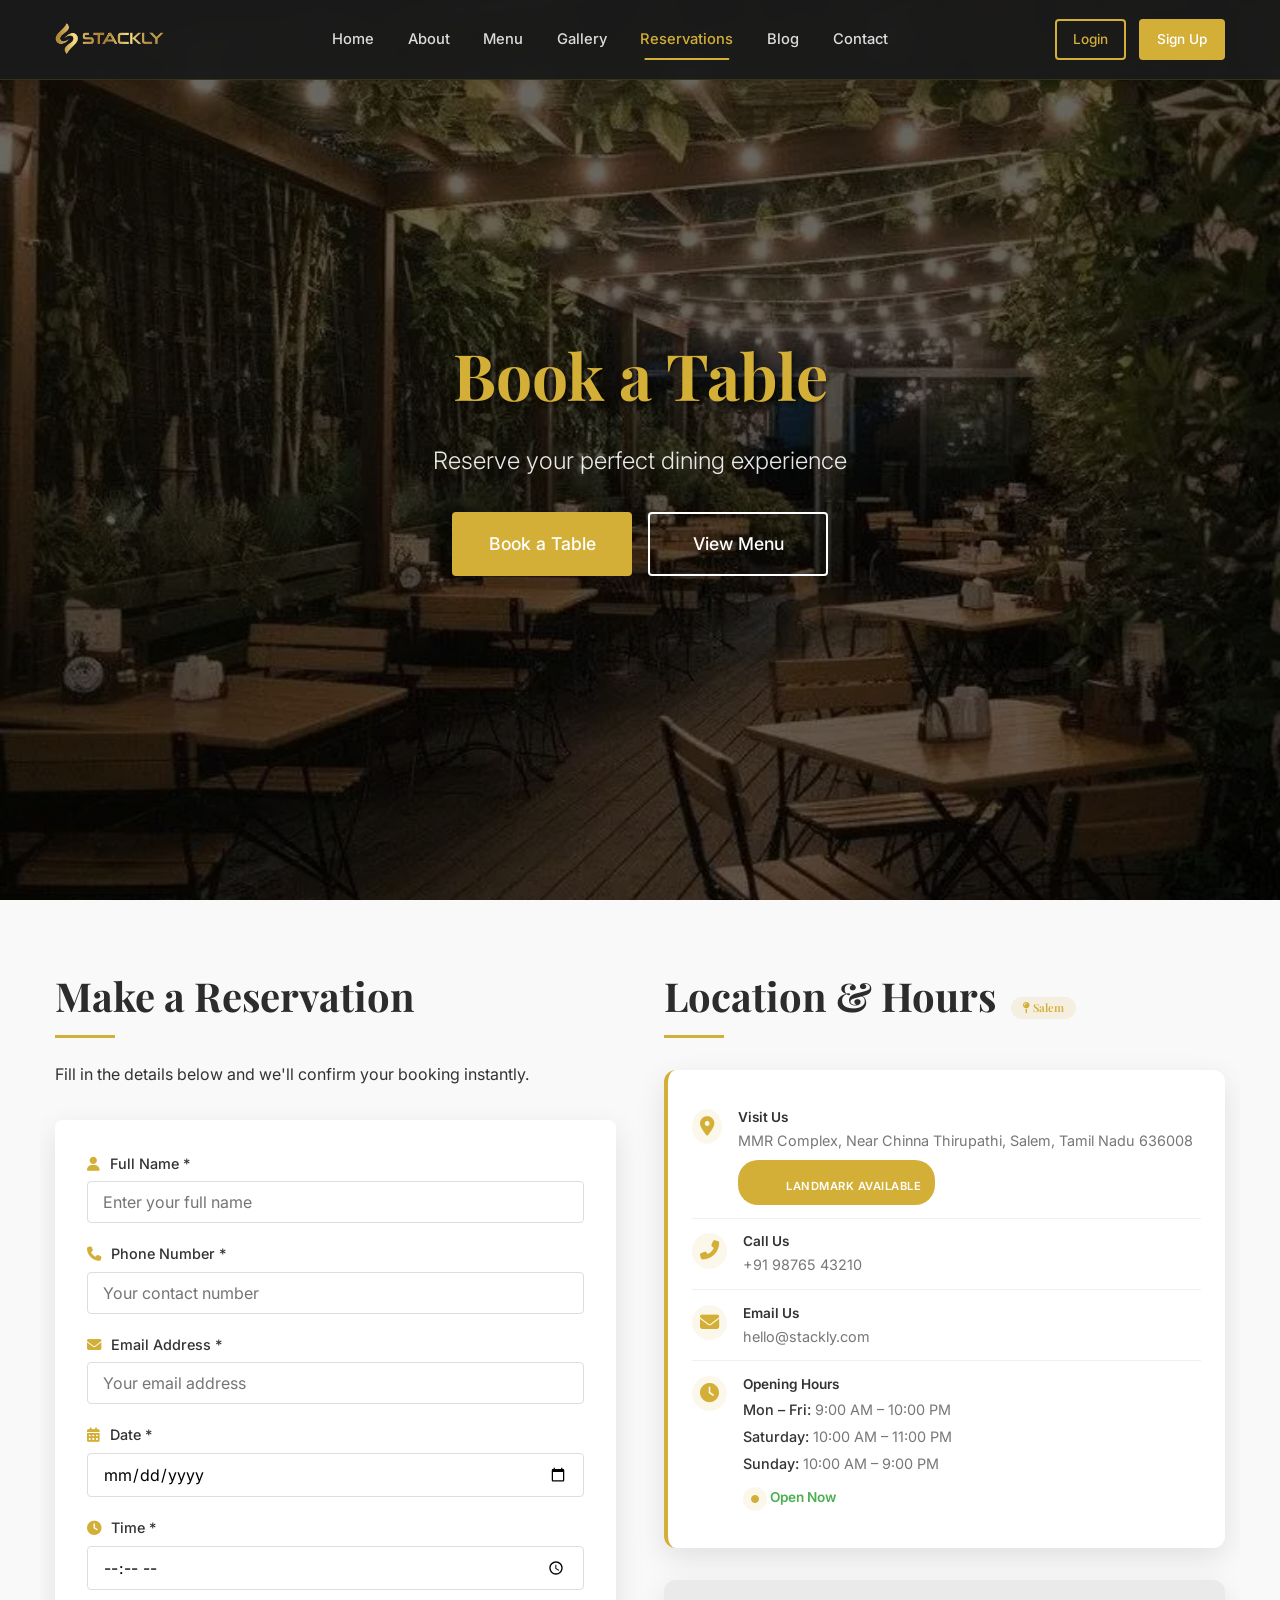
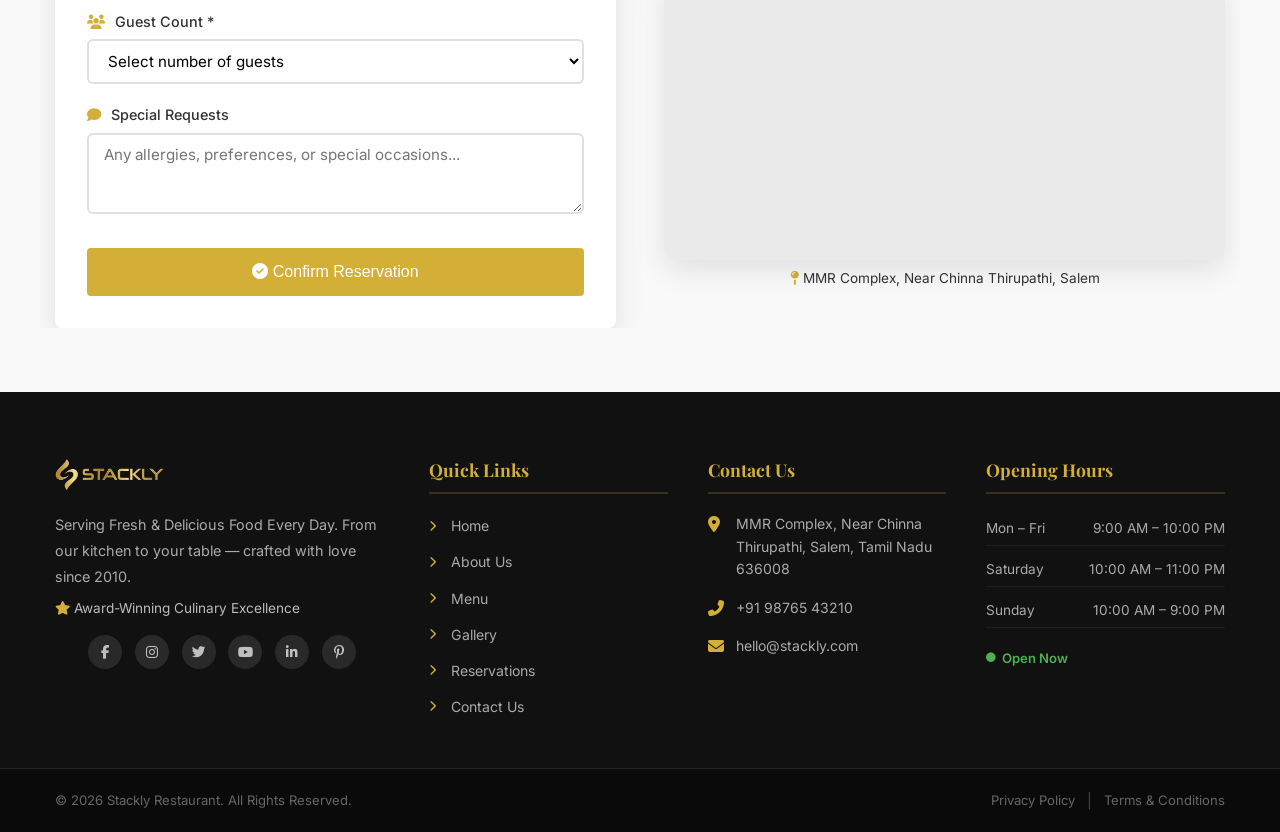
<file: reservations.html>
<!DOCTYPE html>
<html lang="en">
<head>
    <meta charset="UTF-8">
    <meta name="viewport" content="width=device-width, initial-scale=1.0">
    <title>Reservations – Stackly Restaurant</title>
    <meta name="description" content="Book a table at Stackly Restaurant. Reserve your perfect dining experience today with instant confirmation.">
    <link href="https://fonts.googleapis.com/css2?family=Inter:wght@300;400;500;600&family=Playfair+Display:wght@400;600;700&display=swap" rel="stylesheet">
    <link rel="stylesheet" href="https://cdnjs.cloudflare.com/ajax/libs/font-awesome/6.4.0/css/all.min.css">
    <link rel="stylesheet" href="https://unpkg.com/aos@2.3.4/dist/aos.css">
    <link rel="stylesheet" href="style.css">
    <link rel="stylesheet" href="pages.css">
    <style>
        /* Reservation form validation styles */
        .styled-form .form-group {
            margin-bottom: 1.2rem;
        }
        .styled-form .form-group label {
            display: block;
            margin-bottom: 0.4rem;
            font-weight: 500;
            font-size: 0.9rem;
            color: var(--text-dark);
        }
        .styled-form .form-group label i {
            color: var(--primary);
            margin-right: 6px;
        }
        .styled-form .form-control {
            width: 100%;
            padding: 10px 15px;
            border: 2px solid #e0e0e0;
            border-radius: 6px;
            font-family: inherit;
            font-size: 0.95rem;
            transition: var(--transition);
            background-color: #fff;
        }
        .styled-form .form-control:focus {
            outline: none;
            border-color: var(--primary);
            box-shadow: 0 0 0 3px rgba(212, 175, 55, 0.15);
        }
        .styled-form .form-control.error {
            border-color: #dc3545;
            box-shadow: 0 0 0 3px rgba(220, 53, 69, 0.15);
        }
        .styled-form .form-control.success {
            border-color: #28a745;
            box-shadow: 0 0 0 3px rgba(40, 167, 69, 0.15);
        }
        .form-error-msg {
            color: #dc3545;
            font-size: 0.8rem;
            margin-top: 0.3rem;
            display: none;
        }
        .form-error-msg.show {
            display: block;
        }
        .form-success-msg {
            background-color: #d4edda;
            color: #155724;
            padding: 1rem;
            border-radius: 6px;
            border: 1px solid #c3e6cb;
            display: none;
            text-align: center;
        }
        .form-success-msg.show {
            display: block;
        }
        
        /* Location & Hours - Salem Styling */
        .location-info-enhanced {
            background: #fff;
            border-radius: 12px;
            padding: 1.5rem;
            box-shadow: var(--shadow);
            border-left: 4px solid var(--primary);
        }
        .location-info-enhanced .location-item {
            display: flex;
            align-items: flex-start;
            gap: 1rem;
            padding: 0.8rem 0;
            border-bottom: 1px solid #f0f0f0;
        }
        .location-info-enhanced .location-item:last-child {
            border-bottom: none;
        }
        .location-info-enhanced .location-item i {
            color: var(--primary);
            font-size: 1.2rem;
            min-width: 24px;
            margin-top: 2px;
            background: rgba(212, 175, 55, 0.1);
            padding: 8px;
            border-radius: 50%;
            text-align: center;
        }
        .location-info-enhanced .location-item .loc-content strong {
            display: block;
            font-size: 0.85rem;
            color: var(--text-dark);
            font-weight: 600;
        }
        .location-info-enhanced .location-item .loc-content p {
            margin: 0;
            color: var(--text-muted);
            font-size: 0.9rem;
            line-height: 1.6;
        }
        .location-info-enhanced .location-item .loc-content .hours-list {
            margin: 0;
            padding: 0;
            list-style: none;
        }
        .location-info-enhanced .location-item .loc-content .hours-list li {
            color: var(--text-muted);
            font-size: 0.9rem;
            padding: 2px 0;
        }
        .location-info-enhanced .location-item .loc-content .hours-list li span {
            font-weight: 500;
            color: var(--text-dark);
        }
        .location-badge {
            display: inline-block;
            background: var(--primary);
            color: #fff;
            padding: 4px 14px;
            border-radius: 20px;
            font-size: 0.7rem;
            font-weight: 600;
            text-transform: uppercase;
            letter-spacing: 0.5px;
            margin-top: 0.5rem;
        }
        .location-map-container {
            border-radius: 12px;
            overflow: hidden;
            box-shadow: var(--shadow);
            height: 280px;
            position: relative;
            background: #eaeaea;
        }
        .location-map-container iframe {
            width: 100%;
            height: 100%;
            border: 0;
        }
        .salem-tag {
            display: inline-block;
            background: rgba(212, 175, 55, 0.12);
            color: var(--primary);
            padding: 2px 12px;
            border-radius: 20px;
            font-size: 0.7rem;
            font-weight: 600;
            margin-left: 6px;
        }
        .gap-5 { gap: 3rem; }
        .align-start { align-items: flex-start; }
        
        @media (max-width: 768px) {
            .gap-5 { gap: 1.5rem; }
            .location-map-container { height: 220px; }
            .location-info-enhanced { padding: 1rem; }
        }
    </style>
</head>
<body>

    <!-- PRELOADER -->
    <div id="preloader" class="preloader">
        <div class="loader-content">
            <div class="loader-logo">Stackly.</div>
            <h2 class="loader-text primary-text">Preparing Your Table...</h2>
            <div class="loader-bar"><div class="loader-progress"></div></div>
        </div>
    </div>

    <!-- NAVBAR -->
    <header class="navbar" id="navbar">
        <div class="container nav-container">
             <a href="index.html" class="logo">
                <img src="images/stackly-logo.webp" alt="Stackly" style="height:40px; width:auto; display:block;">
            </a>
            <nav class="nav-links">
                <a href="index.html"          class="nav-link">Home</a>
                <a href="about.html"          class="nav-link">About</a>
                <a href="menu.html"           class="nav-link">Menu</a>
                <a href="gallery.html"        class="nav-link">Gallery</a>
                <a href="reservations.html"   class="nav-link active">Reservations</a>
                <a href="blog.html"           class="nav-link">Blog</a>
                <a href="contact.html"        class="nav-link">Contact</a>
            </nav>
            <div class="nav-actions">
                <a href="login.html"  class="btn btn-outline">Login</a>
                <a href="signup.html" class="btn btn-primary">Sign Up</a>
                <button class="mobile-menu-toggle" id="mobile-menu-toggle-btn"><i class="fas fa-bars"></i></button>
            </div>
        </div>
    </header>

    <!-- PAGE HERO -->
    <div class="hero-section" style="background-image: linear-gradient(rgba(0,0,0,0.6), rgba(0,0,0,0.6)), url('images/22.webp');">
        <div class="hero-content container">
            <h1 class="hero-title" data-aos="fade-down" data-aos-duration="1000">Book a Table</h1>
            <p class="hero-subtitle" data-aos="fade-up" data-aos-delay="200" data-aos-duration="1000">Reserve your perfect dining experience</p>
            <div class="hero-btns" data-aos="fade-up" data-aos-delay="400" data-aos-duration="1000">
                <a href="#reservation-form-section" class="btn btn-primary btn-lg pulse-btn">Book a Table</a>
                <a href="menu.html" class="btn btn-outline btn-lg" style="border-color:white; color:white;">View Menu</a>
            </div>
        </div>
    </div>
    
    <main>
        <section class="py-5" id="reservation-form-section">
            <div class="container grid-2 align-start gap-5">
                <div data-aos="fade-right" data-aos-duration="900">
                    <h2 class="section-title">Make a Reservation</h2>
                    <p class="text-muted mt-2 mb-4">Fill in the details below and we'll confirm your booking instantly.</p>
                    
                    <form id="reservation-form" class="styled-form card p-4" onsubmit="handleReservationSubmit(event)" novalidate>
                        <!-- Full Name - Alphabets only -->
                        <div class="form-group">
                            <label for="res-name"><i class="fas fa-user"></i> Full Name *</label>
                            <input type="text" id="res-name" placeholder="Enter your full name" class="form-control" required>
                            <div class="form-error-msg" id="name-error">Please enter a valid name (alphabets only)</div>
                        </div>
                        
                        <!-- Phone Number - Numbers only -->
                        <div class="form-group">
                            <label for="res-phone"><i class="fas fa-phone"></i> Phone Number *</label>
                            <input type="tel" id="res-phone" placeholder="Your contact number" class="form-control" required>
                            <div class="form-error-msg" id="phone-error">Please enter a valid phone number (10-15 digits)</div>
                        </div>
                        
                        <!-- Email -->
                        <div class="form-group">
                            <label for="res-email"><i class="fas fa-envelope"></i> Email Address *</label>
                            <input type="email" id="res-email" placeholder="Your email address" class="form-control" required>
                            <div class="form-error-msg" id="email-error">Please enter a valid email address</div>
                        </div>
                        
                        <!-- Date -->
                        <div class="form-group">
                            <label for="res-date"><i class="fas fa-calendar-alt"></i> Date *</label>
                            <input type="date" id="res-date" required class="form-control">
                            <div class="form-error-msg" id="date-error">Please select a valid date (today or future)</div>
                        </div>
                        
                        <!-- Time -->
                        <div class="form-group">
                            <label for="res-time"><i class="fas fa-clock"></i> Time *</label>
                            <input type="time" id="res-time" required class="form-control">
                            <div class="form-error-msg" id="time-error">Please select a time during opening hours (9 AM - 10 PM)</div>
                        </div>
                        
                        <!-- Guest Count -->
                        <div class="form-group">
                            <label for="res-guests"><i class="fas fa-users"></i> Guest Count *</label>
                            <select id="res-guests" required class="form-control">
                                <option value="">Select number of guests</option>
                                <option value="1">1 Person</option>
                                <option value="2">2 People</option>
                                <option value="3">3 People</option>
                                <option value="4">4 People</option>
                                <option value="5">5 People</option>
                                <option value="6">6 People</option>
                                <option value="7">7 People</option>
                                <option value="8">8 People</option>
                                <option value="9">9 People</option>
                                <option value="10">10+ People</option>
                            </select>
                            <div class="form-error-msg" id="guests-error">Please select the number of guests</div>
                        </div>
                        
                        <!-- Special Requests -->
                        <div class="form-group">
                            <label for="res-requests"><i class="fas fa-comment"></i> Special Requests</label>
                            <textarea id="res-requests" placeholder="Any allergies, preferences, or special occasions..." rows="3" class="form-control"></textarea>
                        </div>
                        
                        <button type="submit" class="btn btn-primary w-100 mt-2" id="submit-btn">
                            <i class="fas fa-check-circle"></i> Confirm Reservation
                        </button>
                    </form>
                    
                    <div id="reservation-msg" class="form-success-msg mt-3">
                        🎉 Reservation confirmed! We look forward to seeing you.
                    </div>
                </div>
                
                <!-- Location & Hours - Salem Styling -->
                <div data-aos="fade-left" data-aos-duration="900">
                    <h2 class="section-title">Location &amp; Hours <span class="salem-tag"><i class="fas fa-map-pin"></i> Salem</span></h2>
                    
                    <div class="location-info-enhanced mt-4">
                        <div class="location-item" data-aos="fade-left" data-aos-delay="100">
                            <i class="fas fa-map-marker-alt"></i>
                            <div class="loc-content">
                                <strong>Visit Us</strong>
                                <p>MMR Complex, Near Chinna Thirupathi, Salem, Tamil Nadu 636008</p>
                                <span class="location-badge"><i class="fas fa-location-dot"></i> Landmark Available</span>
                            </div>
                        </div>
                        
                        <div class="location-item" data-aos="fade-left" data-aos-delay="200">
                            <i class="fas fa-phone-alt"></i>
                            <div class="loc-content">
                                <strong>Call Us</strong>
                                <p>+91 98765 43210</p>
                            </div>
                        </div>
                        
                        <div class="location-item" data-aos="fade-left" data-aos-delay="300">
                            <i class="fas fa-envelope"></i>
                            <div class="loc-content">
                                <strong>Email Us</strong>
                                <p>hello@stackly.com</p>
                            </div>
                        </div>
                        
                        <div class="location-item" data-aos="fade-left" data-aos-delay="400">
                            <i class="fas fa-clock"></i>
                            <div class="loc-content">
                                <strong>Opening Hours</strong>
                                <ul class="hours-list">
                                    <li><span>Mon – Fri:</span> 9:00 AM – 10:00 PM</li>
                                    <li><span>Saturday:</span> 10:00 AM – 11:00 PM</li>
                                    <li><span>Sunday:</span> 10:00 AM – 9:00 PM</li>
                                </ul>
                                <span style="display:inline-block; margin-top:0.5rem; color:#4caf50; font-weight:600; font-size:0.85rem;">
                                    <i class="fas fa-circle" style="font-size:0.5rem; animation:blink 1.5s infinite;"></i> Open Now
                                </span>
                            </div>
                        </div>
                    </div>
                    
                    <!-- Google Maps - Salem Location -->
                    <div class="location-map-container mt-4" data-aos="zoom-in" data-aos-delay="200">
                        <iframe 
                            src="https://www.google.com/maps/embed?pb=!1m18!1m12!1m3!1d3910.838545049019!2d78.1592487!3d11.6642365!2m3!1f0!2f0!3f0!3m2!1i1024!2i768!4f13.1!3m3!1m2!1s0x3babf1e5c5c5c5c5%3A0x5c5c5c5c5c5c5c5c!2sChinna%20Thirupathi%2C%20Salem%2C%20Tamil%20Nadu!5e0!3m2!1sen!2sin!4v1700000000000" 
                            allowfullscreen="" 
                            loading="lazy" 
                            referrerpolicy="no-referrer-when-downgrade">
                        </iframe>
                    </div>
                    <p class="text-muted mt-2" style="font-size:0.85rem; text-align:center;">
                        <i class="fas fa-map-pin" style="color:var(--primary);"></i> MMR Complex, Near Chinna Thirupathi, Salem
                    </p>
                </div>
            </div>
        </section>
    </main>

    <!-- FOOTER -->
    <footer class="footer">
        <div class="footer-top">
            <div class="container footer-grid">
                <div class="footer-col">
                    <div class="footer-logo" style="cursor:pointer;" onclick="window.location.href='index.html'">
                        <img src="images/stackly-logo.webp" alt="Stackly" style="height:40px; width:auto; display:block; margin-bottom:1rem;">
                    </div>
                    <p class="footer-desc">Serving Fresh &amp; Delicious Food Every Day. From our kitchen to your table — crafted with love since 2010.</p>
                    <p class="footer-tagline"><i class="fas fa-star" style="color:var(--primary);"></i> Award-Winning Culinary Excellence</p>
                    <!-- Social Icons -->
                    <div class="footer-socials mt-3" style="display:flex; gap:0.8rem; flex-wrap:wrap;">
                        <a href="#" class="social-icon-mini" onclick="redirectTo404(event)"><i class="fab fa-facebook-f"></i></a>
                        <a href="#" class="social-icon-mini" onclick="redirectTo404(event)"><i class="fab fa-instagram"></i></a>
                        <a href="#" class="social-icon-mini" onclick="redirectTo404(event)"><i class="fab fa-twitter"></i></a>
                        <a href="#" class="social-icon-mini" onclick="redirectTo404(event)"><i class="fab fa-youtube"></i></a>
                        <a href="#" class="social-icon-mini" onclick="redirectTo404(event)"><i class="fab fa-linkedin-in"></i></a>
                        <a href="#" class="social-icon-mini" onclick="redirectTo404(event)"><i class="fab fa-pinterest-p"></i></a>
                    </div>
                </div>
                <div class="footer-col">
                    <h4 class="footer-heading">Quick Links</h4>
                    <nav class="footer-links">
                        <a href="index.html"><i class="fas fa-chevron-right"></i> Home</a>
                        <a href="about.html"><i class="fas fa-chevron-right"></i> About Us</a>
                        <a href="menu.html"><i class="fas fa-chevron-right"></i> Menu</a>
                        <a href="gallery.html"><i class="fas fa-chevron-right"></i> Gallery</a>
                        <a href="reservations.html"><i class="fas fa-chevron-right"></i> Reservations</a>
                        <a href="contact.html"><i class="fas fa-chevron-right"></i> Contact Us</a>
                    </nav>
                </div>
                <div class="footer-col">
                    <h4 class="footer-heading">Contact Us</h4>
                    <div class="footer-contact-item"><i class="fas fa-map-marker-alt"></i><span>MMR Complex, Near Chinna Thirupathi, Salem, Tamil Nadu 636008</span></div>
                    <div class="footer-contact-item"><i class="fas fa-phone-alt"></i><span>+91 98765 43210</span></div>
                    <div class="footer-contact-item"><i class="fas fa-envelope"></i><span>hello@stackly.com</span></div>
                </div>
                <div class="footer-col">
                    <h4 class="footer-heading">Opening Hours</h4>
                    <div class="footer-hours">
                        <div class="hours-row"><span>Mon &ndash; Fri</span><span>9:00 AM &ndash; 10:00 PM</span></div>
                        <div class="hours-row"><span>Saturday</span><span>10:00 AM &ndash; 11:00 PM</span></div>
                        <div class="hours-row"><span>Sunday</span><span>10:00 AM &ndash; 9:00 PM</span></div>
                        <div class="hours-status open"><i class="fas fa-circle"></i> Open Now</div>
                    </div>
                </div>
            </div>
        </div>

        <div class="footer-bottom">
            <div class="container footer-bottom-inner">
                <p>&copy; 2026 Stackly Restaurant. All Rights Reserved.</p>
                <div class="footer-legal">
                    <a href="404.html">Privacy Policy</a><span>|</span><a href="404.html">Terms &amp; Conditions</a>
                </div>
            </div>
        </div>
    </footer>

    <button id="back-to-top" class="back-to-top" title="Back to Top"><i class="fas fa-chevron-up"></i></button>

    <script src="https://unpkg.com/aos@2.3.4/dist/aos.js"></script>
    <script src="pages.js"></script>
    <script>
        AOS.init();

        const form = document.getElementById('reservation-form');
        const successMsg = document.getElementById('reservation-msg');

        // Helper to show error for a field
        function showError(inputId, errorId) {
            const input = document.getElementById(inputId);
            const error = document.getElementById(errorId);
            if (input) input.classList.add('error');
            if (input) input.classList.remove('success');
            if (error) error.classList.add('show');
        }

        // Helper to show success for a field
        function showSuccess(inputId, errorId) {
            const input = document.getElementById(inputId);
            const error = document.getElementById(errorId);
            if (input) input.classList.remove('error');
            if (input) input.classList.add('success');
            if (error) error.classList.remove('show');
        }

        // Validate single field on blur
        function validateField(inputId, errorId, validator) {
            const input = document.getElementById(inputId);
            if (!input) return;
            
            input.addEventListener('blur', function() {
                if (this.value.trim() === '' || !validator(this.value)) {
                    showError(inputId, errorId);
                } else {
                    showSuccess(inputId, errorId);
                }
            });
            
            input.addEventListener('input', function() {
                if (this.value.trim() !== '' && validator(this.value)) {
                    showSuccess(inputId, errorId);
                } else if (this.value.trim() !== '') {
                    showError(inputId, errorId);
                } else {
                    const error = document.getElementById(errorId);
                    if (error) error.classList.remove('show');
                    this.classList.remove('error');
                    this.classList.remove('success');
                }
            });
        }

        // Validators
        function isValidName(name) {
            // Only alphabets, spaces, hyphens, and apostrophes
            return name.trim().length >= 2 && /^[a-zA-Z\s\-']+$/.test(name.trim());
        }

        function isValidPhone(phone) {
            const cleaned = phone.replace(/[\s\-()]/g, '');
            return /^[0-9]{10,15}$/.test(cleaned);
        }

        function isValidEmail(email) {
            return /^[a-zA-Z0-9._-]+@[a-zA-Z0-9.-]+\.[a-zA-Z]{2,}$/.test(email.trim());
        }

        function isValidDate(dateStr) {
            if (!dateStr) return false;
            const selected = new Date(dateStr);
            const today = new Date();
            today.setHours(0, 0, 0, 0);
            return selected >= today;
        }

        function isValidTime(timeStr) {
            if (!timeStr) return false;
            const [hours, minutes] = timeStr.split(':').map(Number);
            // Opening hours: 9:00 AM to 10:00 PM (9:00 to 22:00)
            return hours >= 9 && hours < 22;
        }

        function isValidGuests(guestVal) {
            return guestVal && guestVal !== '' && parseInt(guestVal) >= 1;
        }

        // Initialize validation for each field
        validateField('res-name', 'name-error', isValidName);
        validateField('res-phone', 'phone-error', isValidPhone);
        validateField('res-email', 'email-error', isValidEmail);
        validateField('res-date', 'date-error', isValidDate);
        validateField('res-time', 'time-error', isValidTime);

        // Guest count validation
        const guestsInput = document.getElementById('res-guests');
        const guestsError = document.getElementById('guests-error');
        guestsInput.addEventListener('change', function() {
            if (this.value && this.value !== '') {
                guestsInput.classList.remove('error');
                guestsInput.classList.add('success');
                guestsError.classList.remove('show');
            } else {
                guestsInput.classList.remove('success');
                guestsError.classList.remove('show');
            }
        });

        function handleReservationSubmit(e) {
            e.preventDefault();
            
            // Collect all values
            const name = document.getElementById('res-name').value.trim();
            const phone = document.getElementById('res-phone').value.trim();
            const email = document.getElementById('res-email').value.trim();
            const date = document.getElementById('res-date').value;
            const time = document.getElementById('res-time').value;
            const guests = document.getElementById('res-guests').value;
            
            // Validate all fields
            let isValid = true;
            
            if (!isValidName(name)) {
                showError('res-name', 'name-error');
                isValid = false;
            } else {
                showSuccess('res-name', 'name-error');
            }
            
            if (!isValidPhone(phone)) {
                showError('res-phone', 'phone-error');
                isValid = false;
            } else {
                showSuccess('res-phone', 'phone-error');
            }
            
            if (!isValidEmail(email)) {
                showError('res-email', 'email-error');
                isValid = false;
            } else {
                showSuccess('res-email', 'email-error');
            }
            
            if (!isValidDate(date)) {
                showError('res-date', 'date-error');
                isValid = false;
            } else {
                showSuccess('res-date', 'date-error');
            }
            
            if (!isValidTime(time)) {
                showError('res-time', 'time-error');
                isValid = false;
            } else {
                showSuccess('res-time', 'time-error');
            }
            
            if (!isValidGuests(guests)) {
                guestsInput.classList.add('error');
                guestsInput.classList.remove('success');
                guestsError.classList.add('show');
                isValid = false;
            } else {
                guestsInput.classList.remove('error');
                guestsInput.classList.add('success');
                guestsError.classList.remove('show');
            }
            
            // If all valid, show success
            if (isValid) {
                successMsg.classList.add('show');
                // Optional: Scroll to success message
                successMsg.scrollIntoView({ behavior: 'smooth', block: 'center' });
                
                // Disable submit button and show processing state
                const submitBtn = document.getElementById('submit-btn');
                submitBtn.disabled = true;
                submitBtn.innerHTML = '<i class="fas fa-spinner fa-spin"></i> Confirming...';
                
                // Reset after success
                setTimeout(() => {
                    submitBtn.disabled = false;
                    submitBtn.innerHTML = '<i class="fas fa-check-circle"></i> Confirm Reservation';
                    // Optionally reset form
                    // form.reset();
                }, 3000);
            } else {
                // Scroll to first error
                const firstError = document.querySelector('.form-control.error');
                if (firstError) {
                    firstError.focus();
                    firstError.scrollIntoView({ behavior: 'smooth', block: 'center' });
                }
            }
        }
        
        function redirectTo404(e) {
            e.preventDefault();
            window.location.href = '404.html';
        }
    </script>
</body>
</html>
</file>
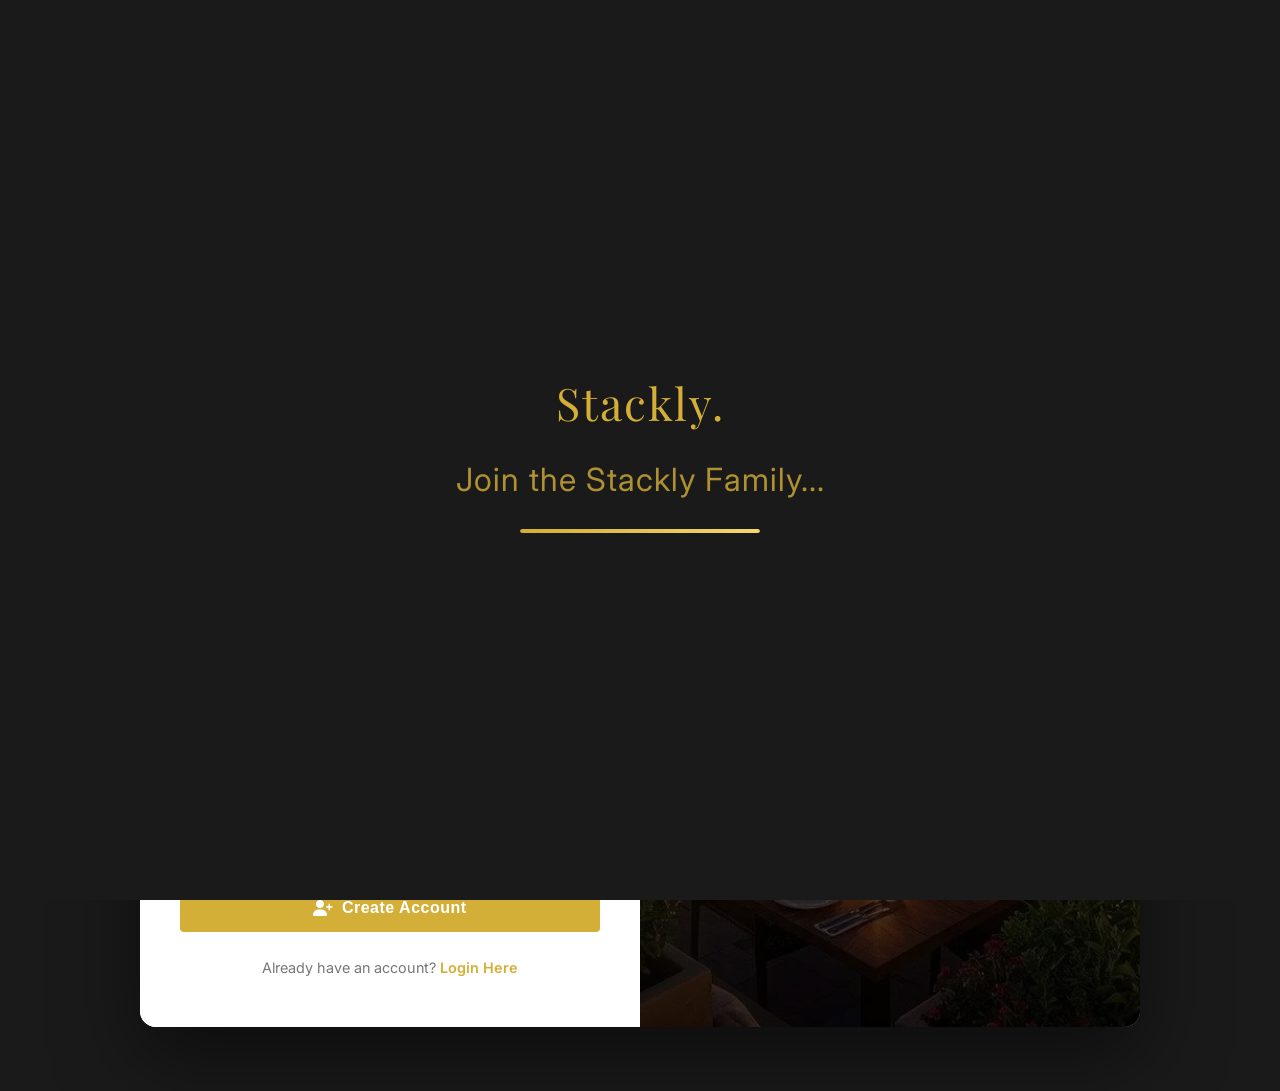
<file: signup.html>
<!DOCTYPE html>
<html lang="en">
<head>
    <meta charset="UTF-8">
    <meta name="viewport" content="width=device-width, initial-scale=1.0">
    <title>Sign Up – Stackly Restaurant</title>
    <meta name="description" content="Join the Stackly dining community. Create an account to unlock exclusive deals, early event access, and loyalty rewards.">
    <link href="https://fonts.googleapis.com/css2?family=Inter:wght@300;400;500;600&family=Playfair+Display:wght@400;600;700&display=swap" rel="stylesheet">
    <link rel="stylesheet" href="https://cdnjs.cloudflare.com/ajax/libs/font-awesome/6.4.0/css/all.min.css">
    <link rel="stylesheet" href="https://unpkg.com/aos@2.3.4/dist/aos.css">
    <link rel="stylesheet" href="style.css">
    <link rel="stylesheet" href="pages.css">
    <style>
        * {
            margin: 0;
            padding: 0;
            box-sizing: border-box;
        }
        body {
            font-family: var(--font-body);
            background: var(--bg-dark);
            overflow-x: hidden;
            min-height: 100vh;
        }

        .auth-page-section {
            min-height: 100vh;
            display: flex;
            align-items: center;
            justify-content: center;
            background: var(--bg-dark);
            padding: 2rem;
        }

        .auth-page-container {
            display: flex;
            width: 100%;
            max-width: 1000px;
            min-height: 550px;
            border-radius: 16px;
            overflow: hidden;
            box-shadow: 0 30px 80px rgba(0,0,0,0.5);
            background: #fff;
        }

        .auth-page-container--reverse {
            flex-direction: row-reverse;
        }

        .auth-card {
            flex: 1;
            background: #fff;
            padding: 3rem 2.5rem;
            display: flex;
            flex-direction: column;
            justify-content: center;
            position: relative;
        }

        .auth-card-header {
            text-align: center;
            margin-bottom: 2rem;
        }

        .auth-logo {
            display: flex;
            justify-content: center;
            align-items: center;
            margin-bottom: 1rem;
        }
        .auth-logo img {
            max-height: 60px;
            width: auto;
        }

        .auth-card-header h2 {
            font-size: 1.8rem;
            color: var(--secondary);
            margin-bottom: 0.3rem;
        }

        .auth-card-header p {
            color: var(--text-muted);
            margin-top: 0.3rem;
            font-size: 0.95rem;
        }

        /* Back to Home Button */
        .back-home-btn {
            position: absolute;
            top: 1.5rem;
            left: 1.5rem;
            display: inline-flex;
            align-items: center;
            gap: 8px;
            color: var(--text-muted);
            font-size: 0.85rem;
            font-weight: 500;
            transition: var(--transition);
            text-decoration: none;
            padding: 6px 12px;
            border-radius: 6px;
            background: #f5f5f5;
        }
        .back-home-btn:hover {
            color: var(--primary);
            background: rgba(212, 175, 55, 0.1);
            transform: translateX(-3px);
        }
        .back-home-btn i {
            font-size: 0.9rem;
        }

        .auth-side-panel {
            flex: 1;
            background: linear-gradient(135deg, rgba(0,0,0,0.8), rgba(0,0,0,0.85)), url('images/6.webp');
            background-size: cover;
            background-position: center;
            display: flex;
            align-items: center;
            justify-content: center;
            padding: 2.5rem;
            position: relative;
            overflow: hidden;
        }

        .auth-side-panel::before {
            content: '';
            position: absolute;
            inset: 0;
            background: linear-gradient(135deg, rgba(212,175,55,0.15) 0%, transparent 70%);
        }

        .auth-side-content {
            position: relative;
            z-index: 1;
            color: #fff;
            text-align: center;
        }

        .auth-side-content h2 {
            font-family: var(--font-heading);
            font-size: 2rem;
            color: #fff;
            margin-bottom: 1rem;
        }

        .auth-side-content p {
            color: rgba(255,255,255,0.8);
            margin-bottom: 2rem;
            line-height: 1.7;
        }

        .auth-features {
            display: flex;
            flex-direction: column;
            gap: 1rem;
            text-align: left;
        }

        .auth-feature {
            display: flex;
            align-items: center;
            gap: 0.75rem;
            color: rgba(255,255,255,0.9);
            font-size: 0.95rem;
        }

        .auth-feature i {
            color: var(--primary);
            font-size: 1.1rem;
        }

        .form-group {
            margin-bottom: 1.2rem;
            text-align: left;
        }

        .form-group label {
            display: block;
            margin-bottom: 0.4rem;
            font-weight: 500;
            font-size: 0.9rem;
            color: var(--text-dark);
        }

        .form-control {
            width: 100%;
            padding: 10px 15px;
            border: 1px solid #ddd;
            border-radius: 4px;
            font-family: inherit;
            font-size: 0.95rem;
            transition: var(--transition);
            background-color: #fff;
        }

        .form-control:focus {
            outline: none;
            border-color: var(--primary);
            box-shadow: 0 0 0 2px rgba(212, 175, 55, 0.2);
        }

        .password-field {
            position: relative;
        }

        .password-field .form-control {
            padding-right: 46px;
        }

        .password-toggle {
            position: absolute;
            top: 50%;
            right: 14px;
            transform: translateY(-50%);
            background: none;
            border: none;
            cursor: pointer;
            color: #aaa;
            font-size: 0.9rem;
            transition: color 0.3s;
        }

        .password-toggle:hover {
            color: var(--primary);
        }

        .btn {
            display: inline-block;
            padding: 0.8rem 1.5rem;
            font-size: 1rem;
            font-weight: 500;
            border-radius: 4px;
            cursor: pointer;
            text-align: center;
            border: 2px solid transparent;
            transition: var(--transition);
        }

        .btn-primary {
            background-color: var(--primary);
            color: #fff;
            border-color: var(--primary);
        }

        .btn-primary:hover {
            background-color: var(--primary-dark);
            border-color: var(--primary-dark);
            transform: translateY(-2px);
        }

        .w-100 {
            width: 100%;
        }

        .auth-submit-btn {
            padding: 0.85rem;
            font-size: 1rem;
            font-weight: 600;
            letter-spacing: 0.5px;
            margin-top: 0.5rem;
            display: flex;
            align-items: center;
            justify-content: center;
            gap: 8px;
        }

        .auth-switch {
            text-align: center;
            margin-top: 1rem;
            font-size: 0.9rem;
            color: var(--text-muted);
        }

        .auth-switch-link {
            color: var(--primary);
            font-weight: 600;
        }

        .auth-switch-link:hover {
            text-decoration: underline;
        }

        .remember-me {
            display: flex;
            align-items: center;
            gap: 0.4rem;
            cursor: pointer;
            color: var(--text-dark);
            font-size: 0.9rem;
        }

        /* Mobile Responsive */
        @media (max-width: 768px) {
            .auth-page-container,
            .auth-page-container--reverse {
                flex-direction: column;
                min-height: auto;
                border-radius: 12px;
            }
            .auth-side-panel {
                min-height: 200px;
                order: -1;
                padding: 1.5rem;
            }
            .auth-card {
                padding: 2rem 1.5rem;
            }
            .auth-side-content h2 {
                font-size: 1.5rem;
            }
            .auth-side-content p {
                font-size: 0.9rem;
                margin-bottom: 1rem;
            }
            .auth-features {
                gap: 0.6rem;
            }
            .auth-feature {
                font-size: 0.85rem;
            }
            .auth-card-header h2 {
                font-size: 1.5rem;
            }
            .auth-logo img {
                max-height: 50px;
            }
            .back-home-btn {
                top: 1rem;
                left: 1rem;
                font-size: 0.75rem;
                padding: 4px 10px;
            }
        }

        @media (max-width: 480px) {
            .auth-page-section {
                padding: 1rem;
            }
            .auth-card {
                padding: 1.5rem 1rem;
            }
            .auth-card-header h2 {
                font-size: 1.3rem;
            }
            .form-control {
                font-size: 0.9rem;
                padding: 8px 12px;
            }
            .btn {
                font-size: 0.9rem;
                padding: 0.6rem 1rem;
            }
            .auth-side-panel {
                min-height: 150px;
            }
            .auth-logo img {
                max-height: 45px;
            }
            .back-home-btn {
                top: 0.8rem;
                left: 0.8rem;
                font-size: 0.7rem;
                padding: 3px 8px;
            }
            .back-home-btn span {
                display: none;
            }
        }
    </style>
</head>
<body>

    <!-- PRELOADER -->
    <div id="preloader" class="preloader">
        <div class="loader-content">
            <div class="loader-logo">Stackly.</div>
            <h2 class="loader-text primary-text">Join the Stackly Family...</h2>
            <div class="loader-bar"><div class="loader-progress"></div></div>
        </div>
    </div>

    <!-- AUTH PAGE - NO HEADER -->
    <main class="auth-page-section">
        <div class="auth-page-container auth-page-container--reverse" data-aos="fade-up" data-aos-duration="800">
            <div class="auth-side-panel" style="background-image: linear-gradient(rgba(0,0,0,0.7),rgba(0,0,0,0.7)), url('images/24.webp');">
                <div class="auth-side-content">
                    <h2 data-aos="fade-down" data-aos-delay="300">Join Stackly Family</h2>
                    <p data-aos="fade-up" data-aos-delay="400">Create an account and unlock an exclusive world of fine dining experiences.</p>
                    <div class="auth-features">
                        <div class="auth-feature" data-aos="fade-right" data-aos-delay="500"><i class="fas fa-check-circle"></i> Welcome 20% Discount</div>
                        <div class="auth-feature" data-aos="fade-right" data-aos-delay="600"><i class="fas fa-check-circle"></i> Early Access to Events</div>
                        <div class="auth-feature" data-aos="fade-right" data-aos-delay="700"><i class="fas fa-check-circle"></i> Loyalty Rewards Program</div>
                        <div class="auth-feature" data-aos="fade-right" data-aos-delay="800"><i class="fas fa-check-circle"></i> Personal Chef Recommendations</div>
                    </div>
                </div>
            </div>
            <div class="auth-card">
                <!-- Back to Home Button -->
                <a href="index.html" class="back-home-btn">
                    <i class="fas fa-arrow-left"></i>
                    <span>Back to Home</span>
                </a>
                
                <div class="auth-card-header">
                    <div class="auth-logo">
                        <img src="images/stackly-logo.webp" alt="Stackly Restaurant">
                    </div>
                    <h2>Create Account</h2>
                    <p>Join our dining community today</p>
                </div>
                <form id="signup-form" class="styled-form">
                    <div class="form-group">
                        <label><i class="fas fa-user"></i> Full Name</label>
                        <input type="text" id="signup-name" placeholder="Enter your full name" class="form-control" required>
                    </div>
                    <div class="form-group">
                        <label><i class="fas fa-envelope"></i> Email Address</label>
                        <input type="email" id="signup-email" placeholder="Enter your email" class="form-control" required>
                    </div>
                    <div class="form-group">
                        <label><i class="fas fa-phone"></i> Mobile Number</label>
                        <input type="tel" id="signup-phone" placeholder="Enter your phone number" class="form-control" required>
                    </div>
                    <div class="form-group">
                        <label><i class="fas fa-user-tag"></i> Register As</label>
                        <select id="signup-role" class="form-control">
                            <option value="user">&#x1F464; Customer</option>
                            <option value="admin">&#x1F6E1; Admin</option>
                        </select>
                    </div>
                    <div class="form-group">
                        <label><i class="fas fa-lock"></i> Password</label>
                        <div class="password-field">
                            <input type="password" id="signup-password" placeholder="Create a password" class="form-control" required>
                            <button type="button" class="password-toggle" id="signup-pass-toggle"><i class="fas fa-eye"></i></button>
                        </div>
                    </div>
                    <div class="form-group">
                        <label><i class="fas fa-lock"></i> Confirm Password</label>
                        <input type="password" id="signup-confirm" placeholder="Confirm your password" class="form-control" required>
                    </div>
                    <div class="form-group">
                        <label class="remember-me">
                            <input type="checkbox" required> I agree to <a href="#" class="auth-switch-link">Terms &amp; Conditions</a>
                        </label>
                    </div>
                    <button type="submit" class="btn btn-primary w-100 auth-submit-btn"><i class="fas fa-user-plus"></i> Create Account</button>
                    <p class="auth-switch">Already have an account? <a href="login.html" class="auth-switch-link">Login Here</a></p>
                </form>
            </div>
        </div>
    </main>

    <script src="https://unpkg.com/aos@2.3.4/dist/aos.js"></script>
    <script src="pages.js"></script>
    <script>
        // Password toggle
        const toggle = document.getElementById('signup-pass-toggle');
        const passInput = document.getElementById('signup-password');
        if (toggle && passInput) {
            toggle.addEventListener('click', () => {
                const isPass = passInput.type === 'password';
                passInput.type = isPass ? 'text' : 'password';
                toggle.querySelector('i').className = isPass ? 'fas fa-eye-slash' : 'fas fa-eye';
            });
        }

        // Signup form - FIXED: store email in localStorage
        const signupForm = document.getElementById('signup-form');
        if (signupForm) {
            signupForm.addEventListener('submit', e => {
                e.preventDefault();
                const pass = document.getElementById('signup-password').value;
                const confirm = document.getElementById('signup-confirm').value;
                if (pass !== confirm) {
                    alert('Passwords do not match!');
                    return;
                }
                const name = document.getElementById('signup-name').value;
                const email = document.getElementById('signup-email').value;
                const role = document.getElementById('signup-role').value;
                
                // Store email in localStorage
                localStorage.setItem('stackly_email', email);
                
                localStorage.setItem('stackly_user', JSON.stringify({
                    name: name,
                    email: email,
                    role: role
                }));
                
                window.location.href = 'login.html';
            });
        }

        // AOS Init
        if (typeof AOS !== 'undefined') {
            AOS.init({
                duration: 800,
                once: true,
                offset: 60,
                easing: 'ease-out-cubic',
            });
        }
    </script>
</body>
</html>
</file>
<file: style.css>
/* Reset and Base Styles */
:root {
    --primary: #D4AF37; /* Warm Gold */
    --primary-dark: #b39129;
    --secondary: #2C2C2C; /* Dark Charcoal */
    --bg-dark: #1A1A1A;
    --bg-light: #F9F9F9;
    --text-dark: #333333;
    --text-light: #FFFFFF;
    --text-muted: #777777;
    
    --font-heading: 'Playfair Display', serif;
    --font-body: 'Inter', sans-serif;
    
    --transition: all 0.3s ease;
    --shadow: 0 10px 30px rgba(0, 0, 0, 0.1);
}

* {
    margin: 0;
    padding: 0;
    box-sizing: border-box;
}

body {
    font-family: var(--font-body);
    color: var(--text-dark);
    background-color: var(--bg-light);
    line-height: 1.6;
    overflow-x: hidden;
    scroll-behavior: smooth;
}

h1, h2, h3, h4, h5, h6 {
    font-family: var(--font-heading);
    color: var(--secondary);
    margin-bottom: 0.5rem;
}

a {
    text-decoration: none;
    color: inherit;
    transition: var(--transition);
}

img {
    max-width: 100%;
    height: auto;
    display: block;
}

ul {
    list-style: none;
}

.hidden {
    display: none !important;
}

.container {
    max-width: 1200px;
    margin: 0 auto;
    padding: 0 20px;
}

.py-5 { padding-top: 4rem; padding-bottom: 4rem; }
.pt-3 { padding-top: 1.5rem; }
.mt-2 { margin-top: 0.5rem; }
.mt-3 { margin-top: 1rem; }
.mt-4 { margin-top: 2rem; }
.mt-5 { margin-top: 3rem; }
.mb-3 { margin-bottom: 1rem; }
.mb-4 { margin-bottom: 2rem; }
.w-100 { width: 100%; }
.text-center { text-align: center; }
.max-w-md { max-width: 600px; margin: 0 auto; }
.border-top { border-top: 1px solid #ddd; }

/* Flex & Grid */
.flex-between { display: flex; justify-content: space-between; align-items: center; }
.flex-center { display: flex; justify-content: center; align-items: center; }
.gap-3 { gap: 1rem; }

.grid-2 { display: grid; grid-template-columns: repeat(2, 1fr); gap: 2rem; }
.grid-3 { display: grid; grid-template-columns: repeat(3, 1fr); gap: 2rem; }
.grid-4 { display: grid; grid-template-columns: repeat(4, 1fr); gap: 2rem; }
.align-center { align-items: center; }

@media (max-width: 768px) {
    .grid-2, .grid-3, .grid-4 { grid-template-columns: 1fr; }
    .md-text-left { text-align: center !important; }
}

/* Buttons */
.btn {
    display: inline-block;
    padding: 0.8rem 1.5rem;
    font-size: 1rem;
    font-weight: 500;
    border-radius: 4px;
    cursor: pointer;
    text-align: center;
    border: 2px solid transparent;
    transition: var(--transition);
}

.btn-lg { padding: 1rem 2rem; font-size: 1.1rem; }
.btn-sm { padding: 0.4rem 0.8rem; font-size: 0.9rem; }

.btn-primary {
    background-color: var(--primary);
    color: var(--text-light);
    border-color: var(--primary);
}

.btn-primary:hover {
    background-color: var(--primary-dark);
    border-color: var(--primary-dark);
    transform: translateY(-2px);
}

.btn-outline {
    background-color: transparent;
    color: var(--primary);
    border-color: var(--primary);
}

.btn-outline:hover {
    background-color: var(--primary);
    color: var(--text-light);
    transform: translateY(-2px);
}

.btn-success { background-color: #28a745; color: white; border-color: #28a745; }
.btn-danger { background-color: #dc3545; color: white; border-color: #dc3545; }

/* Preloader */
.preloader {
    position: fixed;
    top: 0;
    left: 0;
    width: 100%;
    height: 100%;
    background-color: var(--bg-dark);
    z-index: 9999;
    display: flex;
    justify-content: center;
    align-items: center;
    transition: opacity 0.8s ease, visibility 0.8s;
}

.loader-content {
    text-align: center;
    animation: fadeInOut 2s infinite alternate;
}

.loader-text {
    font-family: var(--font-heading);
    margin-bottom: 1rem;
}

.loader-text.primary-text {
    color: var(--primary);
    font-size: 2rem;
}

.loader-text.secondary-text {
    color: var(--text-light);
    font-size: 1.5rem;
    font-weight: 300;
}

.spinner {
    width: 50px;
    height: 50px;
    border: 5px solid rgba(212, 175, 55, 0.3);
    border-top-color: var(--primary);
    border-radius: 50%;
    margin: 0 auto;
    animation: spin 1s linear infinite;
}

@keyframes spin { 100% { transform: rotate(360deg); } }
@keyframes fadeInOut { 0% { opacity: 0.7; } 100% { opacity: 1; } }

/* ============================================
   NAVBAR - CONSISTENT ACROSS ALL PAGES
   ============================================ */

.navbar {
    position: fixed;
    top: 0;
    left: 0;
    right: 0;
    width: 100%;
    background: rgba(26, 26, 26, 0.97);
    backdrop-filter: blur(10px);
    -webkit-backdrop-filter: blur(10px);
    z-index: 1000;
    height: 80px;
    display: flex;
    align-items: center;
    border-bottom: 1px solid rgba(212, 175, 55, 0.12);
    transition: all 0.3s ease;
    padding: 0;
}

.navbar.scrolled {
    background: rgba(20, 20, 20, 0.99);
    box-shadow: 0 4px 30px rgba(0, 0, 0, 0.4);
}

.nav-container {
    display: flex;
    justify-content: space-between;
    align-items: center;
    width: 100%;
    max-width: 1200px;
    margin: 0 auto;
    padding: 0 20px;
    height: 80px;
}

/* Logo */
.logo {
    display: flex;
    align-items: center;
    flex-shrink: 0;
}

.logo img {
    height: 45px;
    width: auto;
    display: block;
}

/* Navigation Links - Desktop */
.nav-links {
    display: flex;
    align-items: center;
    gap: 0.5rem;
    height: 100%;
}

.nav-link {
    padding: 0.5rem 1rem;
    color: rgba(255, 255, 255, 0.85);
    font-size: 0.95rem;
    font-weight: 500;
    border-radius: 4px;
    transition: all 0.3s ease;
    position: relative;
    white-space: nowrap;
}

.nav-link::after {
    content: '';
    position: absolute;
    bottom: -2px;
    left: 50%;
    transform: translateX(-50%);
    width: 0;
    height: 2px;
    background: var(--primary);
    transition: width 0.3s ease;
    border-radius: 2px;
}

.nav-link:hover,
.nav-link.active {
    color: var(--primary);
}

.nav-link:hover::after,
.nav-link.active::after {
    width: 70%;
}

/* Nav Actions - Desktop */
.nav-actions {
    display: flex;
    align-items: center;
    gap: 0.8rem;
    flex-shrink: 0;
}

.nav-actions .btn {
    font-size: 0.9rem;
    padding: 0.5rem 1.1rem;
    white-space: nowrap;
}

/* Mobile Menu Toggle */
.mobile-menu-toggle {
    display: none;
    background: none;
    border: none;
    color: #fff;
    font-size: 1.4rem;
    cursor: pointer;
    padding: 0.3rem 0.5rem;
    z-index: 1001;
    transition: color 0.3s ease;
}

.mobile-menu-toggle:hover {
    color: var(--primary);
}

/* ============================================
   MOBILE RESPONSIVE - CONSISTENT
   ============================================ */

@media (max-width: 992px) {
    .mobile-menu-toggle {
        display: block;
    }
    
    .nav-links {
        display: none;
        position: fixed;
        top: 80px;
        left: 0;
        right: 0;
        bottom: 0;
        width: 100%;
        height: calc(100vh - 80px);
        background: rgba(26, 26, 26, 0.99);
        backdrop-filter: blur(10px);
        -webkit-backdrop-filter: blur(10px);
        padding: 1.5rem;
        flex-direction: column;
        gap: 0.3rem;
        overflow-y: auto;
        overflow-x: hidden;
        -webkit-overflow-scrolling: touch;
        z-index: 9999;
        border-top: 1px solid rgba(212, 175, 55, 0.15);
        animation: slideDown 0.3s ease;
        overscroll-behavior: contain;
    }
    
    @keyframes slideDown {
        from {
            opacity: 0;
            transform: translateY(-10px);
        }
        to {
            opacity: 1;
            transform: translateY(0);
        }
    }
    
    .nav-links.show {
        display: flex !important;
    }
    
    .nav-link {
        width: 100%;
        padding: 0.8rem 1.2rem;
        font-size: 1rem;
        text-align: center;
        border-bottom: 1px solid rgba(255, 255, 255, 0.06);
        color: rgba(255, 255, 255, 0.85);
        transition: all 0.3s ease;
        border-radius: 4px;
    }
    
    .nav-link:hover,
    .nav-link.active {
        background: rgba(212, 175, 55, 0.12);
        color: var(--primary);
        border-bottom-color: var(--primary);
    }
    
    .nav-link::after {
        display: none;
    }
    
    /* Hide login/signup on mobile */
    .nav-actions .btn-outline,
    .nav-actions .btn-primary:not(#nav-order-btn) {
        display: none;
    }
    
    #nav-order-btn {
        display: inline-block !important;
        font-size: 0.75rem;
        padding: 0.3rem 0.7rem;
    }
}

@media (max-width: 576px) {
    .navbar {
        height: 65px;
    }
    
    .nav-container {
        height: 65px;
        padding: 0 12px;
    }
    
    .logo img {
        height: 32px;
    }
    
    .nav-links {
        top: 65px;
        height: calc(100vh - 65px);
        padding: 1rem;
    }
    
    .nav-link {
        padding: 0.6rem 1rem;
        font-size: 0.9rem;
    }
    
    .mobile-menu-toggle {
        font-size: 1.2rem;
        padding: 0.2rem 0.4rem;
    }
    
    #nav-order-btn {
        font-size: 0.65rem;
        padding: 0.2rem 0.5rem;
    }
}

/* Prevent body scroll when menu is open */
body.menu-open {
    overflow: hidden !important;
    position: fixed !important;
    width: 100% !important;
    height: 100% !important;
    top: 0 !important;
    left: 0 !important;
    right: 0 !important;
    bottom: 0 !important;
}

/* Page Sections SPA Logic */
.page-section {
    display: none;
    min-height: 100vh;
    animation: fadeIn 0.5s ease;
}
.page-section.active-section {
    display: block;
}

@keyframes fadeIn { from { opacity: 0; transform: translateY(20px); } to { opacity: 1; transform: translateY(0); } }

/* Hero Section - Full Screen */
.hero-section {
    height: 100vh;
    min-height: 600px;
    background-size: cover;
    background-position: center;
    background-attachment: fixed;
    display: flex;
    align-items: center;
    text-align: center;
    margin-top: 0;
    position: relative;
}

.hero-section::before {
    content: '';
    position: absolute;
    inset: 0;
    background: linear-gradient(135deg, rgba(212,175,55,0.05) 0%, transparent 60%);
    pointer-events: none;
}

.hero-content {
    color: var(--text-light);
    max-width: 800px;
    margin: 0 auto;
    padding: 0 20px;
    position: relative;
    z-index: 1;
}

.hero-title {
    font-size: 4rem;
    color: var(--primary);
    margin-bottom: 1rem;
    text-shadow: 2px 2px 4px rgba(0,0,0,0.5);
    font-family: var(--font-heading);
}

.hero-subtitle {
    font-size: 1.5rem;
    margin-bottom: 2rem;
    font-weight: 300;
    color: rgba(255,255,255,0.9);
}

.hero-btns {
    display: flex;
    justify-content: center;
    gap: 1rem;
    flex-wrap: wrap;
}

.hero-btns .btn {
    min-width: 180px;
}

@media (max-width: 768px) {
    .hero-title {
        font-size: 2.5rem;
    }
    .hero-subtitle {
        font-size: 1.2rem;
    }
    .hero-btns {
        flex-direction: column;
        align-items: center;
    }
    .hero-btns .btn {
        min-width: 200px;
        width: 100%;
        max-width: 280px;
    }
    .hero-section {
        min-height: 500px;
        height: auto;
        padding: 120px 0 80px;
        background-attachment: scroll;
    }
}

@media (max-width: 480px) {
    .hero-title {
        font-size: 2rem;
    }
    .hero-subtitle {
        font-size: 1rem;
    }
    .hero-btns .btn {
        min-width: 100%;
        max-width: 240px;
    }
}

/* Common Page Header */
.page-header {
    height: 40vh;
    background-size: cover;
    background-position: center;
    display: flex;
    align-items: center;
    justify-content: center;
    color: var(--text-light);
    text-align: center;
    margin-top: 70px;
}

.page-header h1 {
    font-size: 3.5rem;
    color: var(--primary);
}

.section-title {
    font-size: 2.5rem;
    position: relative;
    padding-bottom: 10px;
    margin-bottom: 1.5rem;
}

.section-title::after {
    content: '';
    position: absolute;
    bottom: 0;
    left: 0;
    width: 60px;
    height: 3px;
    background-color: var(--primary);
}

.text-center .section-title::after {
    left: 50%;
    transform: translateX(-50%);
}

/* Cards & Images */
.rounded-img { border-radius: 8px; box-shadow: var(--shadow); }

.food-card {
    background: #fff;
    border-radius: 8px;
    overflow: hidden;
    box-shadow: var(--shadow);
    transition: var(--transition);
}

.food-card:hover {
    transform: translateY(-10px);
}

.food-img {
    height: 250px;
    overflow: hidden;
}

.food-img img {
    width: 100%;
    height: 100%;
    object-fit: cover;
    transition: transform 0.5s ease;
}

.food-card:hover .food-img img {
    transform: scale(1.1);
}

.food-info {
    padding: 1.5rem;
    text-align: center;
}

.price {
    display: block;
    font-size: 1.25rem;
    font-weight: 600;
    color: var(--primary);
    margin-top: 0.5rem;
}

/* Stats */
.stats-section {
    background-color: var(--bg-dark);
    color: var(--text-light);
}

.stat-item h3 {
    font-size: 3rem;
    color: var(--primary);
    margin-bottom: 0.5rem;
}

/* Chefs */
.chef-card { text-align: center; }
.chef-card img {
    width: 200px;
    height: 200px;
    border-radius: 50%;
    object-fit: cover;
    margin: 0 auto;
    border: 5px solid var(--primary);
    transition: var(--transition);
}
.chef-card:hover img { transform: scale(1.05); }

/* Menu Filters */
.filter-btn {
    background: transparent;
    border: none;
    font-size: 1.1rem;
    font-weight: 500;
    color: var(--text-muted);
    margin: 0 10px;
    padding: 5px 10px;
    cursor: pointer;
    transition: var(--transition);
    position: relative;
}

.filter-btn.active, .filter-btn:hover {
    color: var(--primary);
}

.filter-btn.active::after {
    content: '';
    position: absolute;
    bottom: -5px;
    left: 0;
    width: 100%;
    height: 2px;
    background-color: var(--primary);
}

/* Forms */
.form-group {
    margin-bottom: 1.5rem;
    text-align: left;
}

.form-group label {
    display: block;
    margin-bottom: 0.5rem;
    font-weight: 500;
}

.form-control, .styled-form input[type="text"], .styled-form input[type="email"], .styled-form input[type="date"], .styled-form input[type="time"], .styled-form input[type="number"], .styled-form input[type="password"], .styled-form input[type="tel"], .styled-form textarea, .styled-form select {
    width: 100%;
    padding: 10px 15px;
    border: 1px solid #ddd;
    border-radius: 4px;
    font-family: inherit;
    font-size: 1rem;
    transition: var(--transition);
    background-color: #fff;
}

.form-control:focus, .styled-form input:focus, .styled-form textarea:focus, .styled-form select:focus {
    outline: none;
    border-color: var(--primary);
    box-shadow: 0 0 0 2px rgba(212, 175, 55, 0.2);
}

.card {
    background: #fff;
    border-radius: 8px;
    box-shadow: var(--shadow);
}
.p-4 { padding: 2rem; }
.p-3 { padding: 1.5rem; }

/* Success Msg */
.success-msg { background-color: #d4edda; color: #155724; border-radius: 4px; }

/* Gallery */
.gallery-img {
    width: 100%;
    height: 250px;
    object-fit: cover;
    border-radius: 8px;
    cursor: pointer;
    transition: var(--transition);
}
.gallery-img:hover {
    transform: scale(1.05);
    box-shadow: var(--shadow);
}

/* Lightbox */
.lightbox {
    position: fixed;
    top: 0;
    left: 0;
    width: 100%;
    height: 100%;
    background: rgba(0,0,0,0.9);
    z-index: 2000;
    display: flex;
    justify-content: center;
    align-items: center;
}
.lightbox-content { max-width: 90%; max-height: 90%; border-radius: 4px; box-shadow: 0 0 20px rgba(0,0,0,0.5); }
.lightbox-close {
    position: absolute;
    top: 20px;
    right: 30px;
    color: white;
    font-size: 3rem;
    cursor: pointer;
    transition: var(--transition);
}
.lightbox-close:hover { color: var(--primary); }

/* Auth Sections */
.auth-section { margin-top: 100px; min-height: calc(100vh - 100px); display: flex; align-items: center; justify-content: center; }
.auth-container { width: 100%; max-width: 450px; margin: 0 auto; }

/* Dashboards */
.dashboard-section { margin-top: 70px; min-height: calc(100vh - 70px); }
.dashboard-layout {
    display: flex;
    min-height: calc(100vh - 70px);
}
.dashboard-sidebar {
    width: 250px;
    background-color: var(--secondary);
    color: white;
    padding: 2rem 0;
}
.dashboard-sidebar h3 {
    color: var(--primary);
    padding: 0 1.5rem;
    margin-bottom: 2rem;
}
.dash-nav a {
    display: block;
    padding: 1rem 1.5rem;
    color: #ccc;
    border-left: 4px solid transparent;
}
.dash-nav a:hover, .dash-nav a.active {
    background-color: rgba(255,255,255,0.1);
    color: white;
    border-left-color: var(--primary);
}
.dashboard-content { flex: 1; background-color: var(--bg-light); overflow-y: auto; }

@media (max-width: 768px) {
    .dashboard-layout { flex-direction: column; }
    .dashboard-sidebar { width: 100%; padding: 1rem 0; }
}

/* Tables */
.styled-table {
    border-collapse: collapse;
    background: #fff;
    border-radius: 8px;
    overflow: hidden;
    box-shadow: var(--shadow);
}
.styled-table th, .styled-table td { padding: 12px 15px; text-align: left; }
.styled-table thead tr { background-color: var(--secondary); color: white; }
.styled-table tbody tr { border-bottom: 1px solid #ddd; }
.styled-table tbody tr:nth-of-type(even) { background-color: #f3f3f3; }
.styled-table tbody tr:last-of-type { border-bottom: 2px solid var(--primary); }

.badge { padding: 5px 10px; border-radius: 20px; font-size: 0.8rem; font-weight: bold; }
.bg-warning { background-color: #ffc107; }
.bg-success { background-color: #28a745; color: white; }
.text-dark { color: #343a40; }

/* ============================================
   FOOTER - PROFESSIONAL 4-COLUMN LAYOUT
   ============================================ */

.footer {
    background-color: #111111;
    color: #ccc;
    font-size: 0.9rem;
    margin-top: 0;
}

/* Top 4-Column Grid */
.footer-top {
    padding: 4rem 0 3rem;
    border-bottom: 1px solid rgba(255,255,255,0.07);
}
.footer-grid {
    display: grid;
    grid-template-columns: 1.4fr 1fr 1fr 1fr;
    gap: 2.5rem;
}
@media (max-width: 1024px) {
    .footer-grid { grid-template-columns: 1fr 1fr; gap: 2rem; }
}
@media (max-width: 576px) {
    .footer-grid { grid-template-columns: 1fr; }
}

.footer-logo {
    font-family: var(--font-heading);
    font-size: 2rem;
    font-weight: 700;
    color: var(--primary);
    margin-bottom: 1rem;
    letter-spacing: 1px;
}
.footer-desc {
    color: #aaa;
    line-height: 1.8;
    margin-bottom: 0.5rem;
}
.footer-tagline {
    color: #bbb;
    font-size: 0.85rem;
    margin-top: 0.5rem;
}
.footer-heading {
    font-family: var(--font-heading);
    color: var(--primary);
    font-size: 1.1rem;
    margin-bottom: 1.2rem;
    padding-bottom: 0.5rem;
    border-bottom: 2px solid rgba(212,175,55,0.2);
    position: relative;
}

/* Footer Links */
.footer-links {
    display: flex;
    flex-direction: column;
    gap: 0.6rem;
}
.footer-links a {
    color: #aaa;
    display: flex;
    align-items: center;
    gap: 8px;
    font-size: 0.88rem;
    transition: var(--transition);
    padding: 2px 0;
}
.footer-links a i {
    color: var(--primary);
    font-size: 0.7rem;
    width: 14px;
}
.footer-links a:hover {
    color: var(--primary);
    transform: translateX(5px);
}

/* Contact Items */
.footer-contact-item {
    display: flex;
    align-items: flex-start;
    gap: 12px;
    margin-bottom: 1rem;
    color: #aaa;
}
.footer-contact-item i {
    color: var(--primary);
    margin-top: 3px;
    font-size: 1rem;
    min-width: 16px;
}
.footer-contact-item span {
    line-height: 1.6;
    font-size: 0.88rem;
}

/* Order Buttons */
.footer-order-btns {
    display: flex;
    gap: 0.75rem;
    flex-wrap: wrap;
}
.footer-order-btns .btn-outline {
    border-color: var(--primary);
    color: var(--primary);
}
.footer-order-btns .btn-outline:hover {
    background-color: var(--primary);
    color: #fff;
}
.footer-order-btns .btn i {
    margin-right: 5px;
}

/* Opening Hours */
.footer-hours {
    display: flex;
    flex-direction: column;
    gap: 0.5rem;
}
.hours-row {
    display: flex;
    justify-content: space-between;
    color: #aaa;
    font-size: 0.85rem;
    padding: 5px 0;
    border-bottom: 1px solid rgba(255,255,255,0.05);
}
.hours-status {
    margin-top: 0.75rem;
    font-size: 0.82rem;
    font-weight: 600;
    display: flex;
    align-items: center;
    gap: 6px;
}
.hours-status.open {
    color: #4caf50;
}
.hours-status.open i {
    font-size: 0.6rem;
    animation: blink 1.5s infinite;
}
@keyframes blink {
    0%, 100% { opacity: 1; }
    50% { opacity: 0.3; }
}

/* Footer Mini Map */
.footer-map {
    border-radius: 8px;
    overflow: hidden;
}
.footer-map-mock {
    background: #1a1a1a;
    background-image: radial-gradient(rgba(212,175,55,0.15) 1px, transparent 0),
                      radial-gradient(rgba(212,175,55,0.1) 1px, #1a1a1a 0);
    background-size: 20px 20px;
    background-position: 0 0, 10px 10px;
    border: 1px solid rgba(212,175,55,0.15);
    border-radius: 8px;
    height: 110px;
    display: flex;
    flex-direction: column;
    align-items: center;
    justify-content: center;
    text-align: center;
    padding: 1rem;
}
.footer-map-mock p {
    font-size: 0.85rem;
    color: #ddd;
    margin: 4px 0 2px;
}
.footer-map-mock small {
    color: #999;
    font-size: 0.75rem;
}
.footer-map-pin {
    color: var(--primary);
    font-size: 1.5rem;
    animation: bounce 2s infinite;
}

/* Payment Badges */
.footer-section-label {
    color: #888;
    font-size: 0.8rem;
    text-transform: uppercase;
    letter-spacing: 1px;
}
.payment-icons {
    display: flex;
    flex-wrap: wrap;
    gap: 0.5rem;
}
.payment-badge {
    background: rgba(255,255,255,0.07);
    border: 1px solid rgba(255,255,255,0.1);
    border-radius: 4px;
    padding: 4px 10px;
    font-size: 0.8rem;
    color: #ccc;
    display: flex;
    align-items: center;
    gap: 5px;
    transition: var(--transition);
}
.payment-badge:hover {
    background: rgba(212,175,55,0.1);
    border-color: var(--primary);
    color: var(--primary);
}
.payment-badge i { font-size: 1rem; }

/* Newsletter */
.footer-newsletter {
    background: linear-gradient(135deg, rgba(212,175,55,0.08), rgba(26,26,26,0.9));
    padding: 2.5rem 0;
    border-bottom: 1px solid rgba(255,255,255,0.07);
}
.newsletter-inner {
    display: flex;
    align-items: center;
    justify-content: space-between;
    gap: 2rem;
    flex-wrap: wrap;
}
.newsletter-text h4 {
    font-family: var(--font-heading);
    color: var(--primary);
    font-size: 1.3rem;
    margin-bottom: 0.3rem;
}
.newsletter-text p {
    color: #aaa;
    font-size: 0.88rem;
}
.newsletter-form {
    display: flex;
    gap: 0.75rem;
    flex-wrap: wrap;
    flex: 1;
    max-width: 480px;
}
.newsletter-input {
    flex: 1;
    min-width: 200px;
    padding: 10px 16px;
    border: 1px solid rgba(212,175,55,0.3);
    border-radius: 4px;
    background: rgba(255,255,255,0.05);
    color: #fff;
    font-size: 0.9rem;
    transition: var(--transition);
}
.newsletter-input::placeholder { color: #666; }
.newsletter-input:focus {
    outline: none;
    border-color: var(--primary);
    background: rgba(212,175,55,0.06);
}

/* Social Media Strip */
.footer-social-strip {
    padding: 2rem 0;
    border-bottom: 1px solid rgba(255,255,255,0.07);
    text-align: center;
}
.social-strip-label {
    color: #777;
    font-size: 0.78rem;
    text-transform: uppercase;
    letter-spacing: 2px;
    margin-bottom: 1rem;
}
.footer-socials {
    display: flex;
    justify-content: center;
    gap: 1rem;
    flex-wrap: wrap;
}
.social-icon {
    display: flex;
    flex-direction: column;
    align-items: center;
    gap: 5px;
    width: 70px;
    padding: 12px 8px;
    border-radius: 8px;
    color: #ccc;
    font-size: 1.3rem;
    background: rgba(255,255,255,0.04);
    border: 1px solid rgba(255,255,255,0.07);
    transition: all 0.3s ease;
    cursor: pointer;
}
.social-icon span {
    font-size: 0.65rem;
    text-transform: uppercase;
    letter-spacing: 0.5px;
    color: #888;
}
.social-icon:hover {
    transform: translateY(-5px);
    color: #fff;
}
.social-icon.facebook:hover { background: #1877f2; border-color: #1877f2; }
.social-icon.instagram:hover { background: linear-gradient(45deg, #f09433, #e6683c, #dc2743, #cc2366, #bc1888); border-color: #dc2743; }
.social-icon.twitter:hover { background: #000; border-color: #333; }
.social-icon.youtube:hover { background: #ff0000; border-color: #ff0000; }
.social-icon.linkedin:hover { background: #0077b5; border-color: #0077b5; }

/* Bottom Footer Bar */
.footer-bottom {
    padding: 1.25rem 0;
    background: #0a0a0a;
}
.footer-bottom-inner {
    display: flex;
    justify-content: space-between;
    align-items: center;
    flex-wrap: wrap;
    gap: 0.75rem;
}
.footer-bottom p {
    color: #666;
    font-size: 0.82rem;
    margin: 0;
}
.footer-legal {
    display: flex;
    align-items: center;
    gap: 0.75rem;
}
.footer-legal a {
    color: #666;
    font-size: 0.82rem;
    transition: color 0.3s;
}
.footer-legal a:hover { color: var(--primary); }
.footer-legal span { color: #444; }

/* Back to Top Button */
.back-to-top {
    position: fixed;
    bottom: 30px;
    right: 30px;
    width: 46px;
    height: 46px;
    background-color: var(--primary);
    color: #fff;
    border: none;
    border-radius: 50%;
    cursor: pointer;
    font-size: 1rem;
    box-shadow: 0 4px 15px rgba(212,175,55,0.4);
    display: flex;
    align-items: center;
    justify-content: center;
    z-index: 999;
    opacity: 0;
    visibility: hidden;
    transform: translateY(20px);
    transition: all 0.3s ease;
}
.back-to-top.visible {
    opacity: 1;
    visibility: visible;
    transform: translateY(0);
}
.back-to-top:hover {
    background-color: var(--primary-dark);
    transform: translateY(-3px);
}

/* ============================================
   AUTH PAGES (LOGIN & SIGNUP)
   ============================================ */
.auth-page-section {
    min-height: 100vh;
    display: flex;
    align-items: stretch;
    padding-top: 70px;
    background-color: #f5f5f5;
}
.auth-page-container {
    display: flex;
    width: 100%;
    min-height: calc(100vh - 70px);
}
.auth-card {
    flex: 0 0 50%;
    background: #fff;
    padding: 3rem 4rem;
    display: flex;
    flex-direction: column;
    justify-content: center;
    overflow-y: auto;
}
.auth-card-header {
    margin-bottom: 2rem;
}
.auth-logo {
    font-family: var(--font-heading);
    font-size: 1.8rem;
    font-weight: 700;
    color: var(--primary);
    margin-bottom: 1.2rem;
}
.auth-card-header h2 {
    font-size: 2rem;
    color: var(--secondary);
    margin-bottom: 0.4rem;
}
.auth-card-header p {
    color: var(--text-muted);
}
.auth-options {
    display: flex;
    justify-content: space-between;
    align-items: center;
    margin-bottom: 1.5rem;
    flex-wrap: wrap;
    gap: 0.5rem;
}
.remember-me {
    display: flex;
    align-items: center;
    gap: 8px;
    font-size: 0.9rem;
    color: #555;
    cursor: pointer;
}
.forgot-link {
    font-size: 0.9rem;
    color: var(--primary);
    font-weight: 500;
}
.forgot-link:hover { text-decoration: underline; }
.auth-submit-btn {
    padding: 0.85rem;
    font-size: 1rem;
    font-weight: 600;
    letter-spacing: 0.5px;
    margin-bottom: 1.5rem;
    display: flex;
    align-items: center;
    justify-content: center;
    gap: 8px;
}
.auth-switch {
    text-align: center;
    color: #666;
    font-size: 0.9rem;
}
.auth-switch-link {
    color: var(--primary);
    font-weight: 600;
}
.auth-switch-link:hover { text-decoration: underline; }

/* Password field with toggle */
.password-field {
    position: relative;
}
.password-field .form-control {
    padding-right: 46px;
}
.password-toggle {
    position: absolute;
    top: 50%;
    right: 14px;
    transform: translateY(-50%);
    background: none;
    border: none;
    cursor: pointer;
    color: #aaa;
    font-size: 0.9rem;
    transition: color 0.3s;
}
.password-toggle:hover { color: var(--primary); }

/* Auth Side Panel */
.auth-side-panel {
    flex: 0 0 50%;
    background: linear-gradient(135deg, #1A1A1A 0%, #2C2C2C 50%, #1A1A1A 100%);
    background-image: linear-gradient(rgba(0,0,0,0.75), rgba(0,0,0,0.8)), url('images/1.webp');
    background-size: cover;
    background-position: center;
    display: flex;
    align-items: center;
    justify-content: center;
    padding: 3rem;
    position: relative;
    overflow: hidden;
}
.auth-side-panel::before {
    content: '';
    position: absolute;
    inset: 0;
    background: linear-gradient(135deg, rgba(212,175,55,0.15) 0%, transparent 60%);
}
.auth-side-content {
    position: relative;
    z-index: 1;
    color: #fff;
    max-width: 380px;
}
.auth-side-content h2 {
    font-family: var(--font-heading);
    color: var(--primary);
    font-size: 2.2rem;
    margin-bottom: 1rem;
}
.auth-side-content p {
    color: #ccc;
    font-size: 1rem;
    margin-bottom: 2rem;
    line-height: 1.8;
}
.auth-features {
    display: flex;
    flex-direction: column;
    gap: 0.9rem;
}
.auth-feature {
    display: flex;
    align-items: center;
    gap: 12px;
    color: #ddd;
    font-size: 0.95rem;
}
.auth-feature i {
    color: var(--primary);
    font-size: 1rem;
    min-width: 18px;
}

/* Auth Responsive */
@media (max-width: 768px) {
    .auth-page-container { flex-direction: column; }
    .auth-card { flex: none; padding: 2rem 1.5rem; }
    .auth-side-panel { flex: none; min-height: 300px; }
    .auth-side-content h2 { font-size: 1.6rem; }
}

/* Nav action fixes */
.nav-actions {
    display: flex;
    gap: 0.6rem;
    align-items: center;
}
.nav-actions .btn {
    font-size: 0.82rem;
    padding: 0.45rem 1rem;
}


/* Scroll Reveal Animations */
.reveal {
    opacity: 0;
    transform: translateY(30px);
    transition: opacity 0.8s cubic-bezier(0.25, 0.46, 0.45, 0.94), transform 0.8s cubic-bezier(0.25, 0.46, 0.45, 0.94);
}
.reveal.active {
    opacity: 1;
    transform: translateY(0);
}
.reveal.fade-in {
    transform: none;
}
.reveal.scale-up {
    transform: scale(0.9);
}
.reveal.scale-up.active {
    transform: scale(1);
}
.reveal.delay-1 { transition-delay: 0.1s; }
.reveal.delay-2 { transition-delay: 0.2s; }
.reveal.delay-3 { transition-delay: 0.3s; }
.reveal.delay-4 { transition-delay: 0.4s; }

/* Why Choose Us Section */
.why-choose-us-section {
    background-color: var(--bg-light);
}
.feature-card {
    background: #fff;
    padding: 2.5rem 2rem;
    border-radius: 8px;
    box-shadow: var(--shadow);
    text-align: center;
    border-bottom: 3px solid transparent;
    transition: var(--transition);
}
.feature-card:hover {
    transform: translateY(-8px);
    border-bottom-color: var(--primary);
}
.feature-icon {
    font-size: 2.5rem;
    color: var(--primary);
    margin-bottom: 1.5rem;
    display: inline-block;
    transition: transform 0.3s ease;
}
.feature-card:hover .feature-icon {
    transform: scale(1.1) rotate(5deg);
}

/* Menu Categories Section */
.categories-section {
    background-color: #ffffff;
}
.category-card {
    position: relative;
    border-radius: 8px;
    overflow: hidden;
    height: 200px;
    cursor: pointer;
    box-shadow: var(--shadow);
}
.category-card img {
    width: 100%;
    height: 100%;
    object-fit: cover;
    transition: transform 0.5s ease;
}
.category-overlay {
    position: absolute;
    top: 0;
    left: 0;
    width: 100%;
    height: 100%;
    background: linear-gradient(rgba(0,0,0,0.2), rgba(0,0,0,0.75));
    display: flex;
    flex-direction: column;
    justify-content: flex-end;
    padding: 1.5rem;
    color: var(--text-light);
    transition: var(--transition);
}
.category-card:hover img {
    transform: scale(1.1);
}
.category-card:hover .category-overlay {
    background: linear-gradient(rgba(0,0,0,0.4), rgba(0,0,0,0.85));
}
.category-card h3 {
    color: var(--text-light);
    font-family: var(--font-body);
    font-size: 1.25rem;
    font-weight: 600;
    margin-bottom: 0.25rem;
}
.category-card p {
    font-size: 0.85rem;
    color: #ddd;
}

/* Special Offer Section */
.special-offer-section {
    background: linear-gradient(rgba(0,0,0,0.85), rgba(0,0,0,0.85)), url('images/15.webp') center/cover fixed;
    color: var(--text-light);
    text-align: center;
}
.special-offer-section h2, .special-offer-section h3 {
    color: var(--primary);
}
.countdown-container {
    display: flex;
    justify-content: center;
    gap: 1.5rem;
    margin: 2.5rem 0;
}
.countdown-box {
    background: rgba(255, 255, 255, 0.1);
    backdrop-filter: blur(5px);
    border: 1px solid rgba(212, 175, 55, 0.3);
    border-radius: 8px;
    width: 80px;
    height: 90px;
    display: flex;
    flex-direction: column;
    justify-content: center;
    align-items: center;
    box-shadow: 0 4px 15px rgba(0,0,0,0.2);
}
.countdown-num {
    font-size: 2rem;
    font-weight: 700;
    color: var(--primary);
    line-height: 1;
}
.countdown-label {
    font-size: 0.75rem;
    text-transform: uppercase;
    color: #ccc;
    margin-top: 5px;
}

/* Customer Testimonials Section */
.testimonials-section {
    background-color: var(--bg-light);
}
.testimonial-card {
    background: #fff;
    padding: 2.5rem 2rem;
    border-radius: 8px;
    box-shadow: var(--shadow);
    position: relative;
}
.testimonial-quote {
    font-style: italic;
    color: #555;
    margin-bottom: 1.5rem;
}
.testimonial-author {
    display: flex;
    align-items: center;
    gap: 1rem;
}
.testimonial-avatar {
    width: 50px;
    height: 50px;
    border-radius: 50%;
    object-fit: cover;
}
.testimonial-meta h4 {
    margin-bottom: 2px;
    font-size: 1rem;
    font-family: var(--font-body);
    font-weight: 600;
}
.stars {
    color: var(--primary);
    font-size: 0.8rem;
}

/* Location & Map Section */
.location-section {
    background-color: #fff;
}
.map-container {
    border-radius: 8px;
    overflow: hidden;
    box-shadow: var(--shadow);
    height: 350px;
    position: relative;
}
.map-mock {
    width: 100%;
    height: 100%;
    background-color: #eaeaea;
    background-image: radial-gradient(var(--primary) 1px, transparent 0), radial-gradient(var(--primary) 1px, #eaeaea 0);
    background-size: 20px 20px;
    background-position: 0 0, 10px 10px;
    display: flex;
    align-items: center;
    justify-content: center;
    flex-direction: column;
    padding: 2rem;
    text-align: center;
}
.map-marker-pin {
    font-size: 3rem;
    color: var(--primary);
    margin-bottom: 1rem;
    animation: bounce 2s infinite;
}
@keyframes bounce {
    0%, 100% { transform: translateY(0); }
    50% { transform: translateY(-10px); }
}

/* Latest News / Blogs Section */
.news-section {
    background-color: var(--bg-light);
}
.blog-card {
    background: #fff;
    border-radius: 8px;
    overflow: hidden;
    box-shadow: var(--shadow);
    transition: var(--transition);
}
.blog-card:hover {
    transform: translateY(-8px);
}
.blog-img {
    height: 200px;
    overflow: hidden;
    position: relative;
}
.blog-img img {
    width: 100%;
    height: 100%;
    object-fit: cover;
}
.blog-date {
    position: absolute;
    top: 15px;
    left: 15px;
    background-color: var(--primary);
    color: white;
    padding: 5px 12px;
    border-radius: 4px;
    font-size: 0.8rem;
    font-weight: 600;
}
.blog-info {
    padding: 1.5rem;
}
.blog-info h3 {
    font-size: 1.25rem;
    margin-bottom: 0.75rem;
    transition: color 0.3s ease;
}
.blog-card:hover .blog-info h3 {
    color: var(--primary);
}
.blog-info p {
    color: var(--text-muted);
    font-size: 0.9rem;
    margin-bottom: 1rem;
}
.blog-link {
    color: var(--primary);
    font-weight: 500;
    font-size: 0.9rem;
    display: inline-flex;
    align-items: center;
    gap: 5px;
}
.blog-link i {
    transition: transform 0.3s ease;
}
.blog-card:hover .blog-link i {
    transform: translateX(4px);
}

/* Call to Action Section */
.cta-section {
    background: linear-gradient(rgba(212, 175, 55, 0.9), rgba(179, 145, 41, 0.95)), url('images/17.webp') center/cover;
    color: var(--text-light);
    text-align: center;
    padding: 6rem 0;
}
.cta-section h2 {
    color: var(--text-light);
    font-size: 3rem;
    margin-bottom: 1rem;
}
.cta-section p {
    font-size: 1.25rem;
    max-width: 600px;
    margin: 0 auto 2rem;
}
.cta-section .btn-light {
    background-color: white;
    color: var(--primary);
    border-color: white;
}
.cta-section .btn-light:hover {
    background-color: var(--secondary);
    color: white;
    border-color: var(--secondary);
}

/* Pulse animation for CTA & Special Offer */
.pulse-btn {
    animation: pulse 2s infinite;
}
@keyframes pulse {
    0% { box-shadow: 0 0 0 0 rgba(255, 255, 255, 0.4); }
    70% { box-shadow: 0 0 0 10px rgba(255, 255, 255, 0); }
    100% { box-shadow: 0 0 0 0 rgba(255, 255, 255, 0); }
}

/* Fixed buttons & elements adjustments */
.nav-actions {
    display: flex;
    gap: 0.75rem;
}
.nav-actions .btn {
    font-size: 0.85rem;
    padding: 0.5rem 1rem;
}
@media (max-width: 992px) {
    .nav-actions {
        display: flex;
    }
}

/* Modal Overlay */
.modal {
    position: fixed;
    top: 0;
    left: 0;
    width: 100%;
    height: 100%;
    background-color: rgba(0, 0, 0, 0.6);
    backdrop-filter: blur(5px);
    z-index: 2000;
    display: flex;
    justify-content: center;
    align-items: center;
    opacity: 0;
    visibility: hidden;
    transition: opacity 0.3s ease, visibility 0.3s ease;
}
.modal.show {
    opacity: 1;
    visibility: visible;
}
.modal-content {
    width: 100%;
    max-width: 400px;
    background: #fff;
    border-radius: 8px;
    box-shadow: 0 10px 35px rgba(0,0,0,0.3);
    position: relative;
    transform: translateY(-30px);
    transition: transform 0.3s ease;
}
.modal.show .modal-content {
    transform: translateY(0);
}
.modal-close {
    position: absolute;
    top: 15px;
    right: 20px;
    font-size: 1.8rem;
    font-weight: bold;
    color: #777;
    cursor: pointer;
    transition: var(--transition);
}
.modal-close:hover {
    color: var(--primary);
} 
/* ============================================
   MOBILE OVERFLOW FIXES
   ============================================ */

/* Prevent horizontal overflow on all devices */
* {
    max-width: 100%;
    box-sizing: border-box;
}

html, body {
    overflow-x: hidden;
    width: 100%;
    position: relative;
}

/* Mobile menu - full screen fit */
@media (max-width: 992px) {
    .nav-links {
        position: fixed;
        top: 80px;
        left: 0;
        right: 0;
        bottom: 0;
        background: rgba(26, 26, 26, 0.99);
        backdrop-filter: blur(10px);
        padding: 1rem 1.5rem;
        display: none;
        flex-direction: column;
        gap: 0.3rem;
        overflow-y: auto;
        -webkit-overflow-scrolling: touch;
        height: calc(100vh - 80px);
        width: 100%;
        border-bottom: 1px solid rgba(212, 175, 55, 0.15);
        z-index: 999;
    }
    
    .nav-links.show {
        display: flex;
    }
    
    .nav-link {
        width: 100%;
        padding: 0.8rem 1rem;
        font-size: 1rem;
        text-align: center;
        border-bottom: 1px solid rgba(255, 255, 255, 0.05);
    }
    
    .nav-link::after {
        display: none;
    }
    
    .nav-link:hover,
    .nav-link.active {
        background: rgba(212, 175, 55, 0.1);
        border-radius: 4px;
    }
    
    /* Fix nav actions on mobile */
    .nav-actions {
        gap: 0.3rem;
    }
    
    .nav-actions .btn {
        font-size: 0.7rem;
        padding: 0.25rem 0.5rem;
    }
    
    /* Hide login/signup on mobile, show order button */
    .nav-actions .btn-outline,
    .nav-actions .btn-primary:not(#nav-order-btn) {
        display: none;
    }
    
    #nav-order-btn {
        display: inline-block !important;
        font-size: 0.7rem;
        padding: 0.25rem 0.6rem;
    }
}

@media (max-width: 576px) {
    .navbar {
        height: 65px;
    }
    .nav-container {
        height: 65px;
        padding: 0 10px;
    }
    .logo img {
        height: 32px;
    }
    .nav-links {
        top: 65px;
        height: calc(100vh - 65px);
        padding: 0.8rem 1rem;
    }
    .nav-link {
        padding: 0.6rem 0.8rem;
        font-size: 0.9rem;
    }
    .mobile-menu-toggle {
        font-size: 1.2rem;
        padding: 0.2rem 0.4rem;
    }
    #nav-order-btn {
        font-size: 0.6rem;
        padding: 0.2rem 0.5rem;
    }
}

/* Fix any container overflow */
.container {
    max-width: 1200px;
    margin: 0 auto;
    padding: 0 15px;
    overflow: hidden;
}

/* Fix grid overflow on mobile */
@media (max-width: 768px) {
    .grid-2, .grid-3, .grid-4 {
        grid-template-columns: 1fr;
        gap: 1.5rem;
    }
    
    .hero-section {
        min-height: 400px;
        height: auto;
        padding: 100px 0 60px;
    }
    
    .hero-title {
        font-size: 2.2rem;
    }
    
    .hero-subtitle {
        font-size: 1rem;
    }
    
    .hero-btns .btn {
        min-width: 160px;
        width: 100%;
        max-width: 220px;
    }
    
    .section-title {
        font-size: 1.8rem;
    }
    
    /* Fix image overflow */
    .food-img {
        height: 200px;
    }
    
    .gallery-img {
        height: 200px;
    }
    
    .chef-card img {
        width: 150px;
        height: 150px;
    }
    
    /* Fix footer overflow */
    .footer-grid {
        grid-template-columns: 1fr;
        gap: 1.5rem;
    }
    
    .footer-top {
        padding: 2rem 0;
    }
    
    .footer-bottom-inner {
        flex-direction: column;
        text-align: center;
        gap: 0.5rem;
    }
    
    .footer-legal {
        flex-wrap: wrap;
        justify-content: center;
    }
    
    /* Fix auth pages */
    .auth-card {
        padding: 1.5rem;
    }
    
    .auth-side-panel {
        min-height: 200px;
        padding: 1.5rem;
    }
    
    .auth-page-container {
        border-radius: 8px;
    }
    
    /* Fix map container */
    .map-container {
        height: 250px;
    }
    
    /* Fix countdown */
    .countdown-box {
        width: 60px;
        height: 70px;
    }
    
    .countdown-num {
        font-size: 1.5rem;
    }
}

@media (max-width: 480px) {
    .hero-title {
        font-size: 1.8rem;
    }
    
    .hero-subtitle {
        font-size: 0.9rem;
    }
    
    .container {
        padding: 0 12px;
    }
    
    .food-img {
        height: 180px;
    }
    
    .gallery-img {
        height: 180px;
    }
    
    .chef-card img {
        width: 120px;
        height: 120px;
    }
    
    .stat-item h3 {
        font-size: 2rem;
    }
    
    .feature-card {
        padding: 1.5rem;
    }
    
    .testimonial-card {
        padding: 1.5rem;
    }
}

/* Ensure all images fit properly */
img {
    max-width: 100%;
    height: auto;
}

/* Fix any table overflow on mobile */
.table-container {
    overflow-x: auto;
    -webkit-overflow-scrolling: touch;
}

.styled-table {
    min-width: 500px;
}

@media (max-width: 768px) {
    .styled-table {
        min-width: 400px;
        font-size: 0.8rem;
    }
    .styled-table th,
    .styled-table td {
        padding: 8px 10px;
    }
}

/* Fix dashboard sidebar on mobile */
@media (max-width: 992px) {
    .dash-sidebar {
        width: 280px;
        position: fixed;
        top: 0;
        left: -300px;
        height: 100vh;
        z-index: 99;
        transition: left 0.3s ease;
        box-shadow: 4px 0 30px rgba(0,0,0,0.3);
    }
    
    .dash-sidebar.open {
        left: 0;
    }
    
    .sidebar-overlay.active {
        display: block;
    }
    
    .dash-content {
        padding: 1.5rem;
        width: 100%;
    }
}

/* Fix auth page overflow */
.auth-page-section {
    overflow-x: hidden;
}

.auth-page-container {
    max-width: 100%;
}

/* Fix newsletter form on mobile */
.newsletter-inline {
    flex-direction: column;
    align-items: center;
}

.newsletter-inline-input {
    width: 100%;
    max-width: 300px;
}


/* ============================================
   MOBILE MENU - BACKGROUND SCROLL FIX
   ============================================ */

/* When menu is open on mobile */
@media (max-width: 992px) {
    /* Prevent body from scrolling when menu is open */
    body.menu-open {
        position: fixed !important;
        top: 0 !important;
        left: 0 !important;
        right: 0 !important;
        bottom: 0 !important;
        width: 100% !important;
        height: 100% !important;
        overflow: hidden !important;
        -webkit-overflow-scrolling: none !important;
    }
    
    /* Ensure menu covers full screen */
    .nav-links {
        position: fixed;
        top: 80px;
        left: 0;
        right: 0;
        bottom: 0;
        width: 100%;
        height: calc(100vh - 80px);
        background: rgba(26, 26, 26, 0.99);
        backdrop-filter: blur(10px);
        -webkit-backdrop-filter: blur(10px);
        padding: 1.5rem;
        flex-direction: column;
        gap: 0.3rem;
        overflow-y: auto;
        overflow-x: hidden;
        -webkit-overflow-scrolling: touch;
        z-index: 999;
        border-top: 1px solid rgba(212, 175, 55, 0.15);
        animation: slideDown 0.3s ease;
        display: none !important;
        /* Ensure no scroll on the menu itself unless needed */
        overscroll-behavior: contain;
    }
    
    .nav-links.show {
        display: flex !important;
    }
    
    /* Add a subtle overlay effect */
    .nav-links.show::before {
        content: '';
        position: fixed;
        top: 80px;
        left: 0;
        right: 0;
        bottom: 0;
        background: rgba(0, 0, 0, 0.5);
        z-index: -1;
    }
    
    @keyframes slideDown {
        from {
            opacity: 0;
            transform: translateY(-10px);
        }
        to {
            opacity: 1;
            transform: translateY(0);
        }
    }
    
    .nav-link {
        width: 100%;
        padding: 0.8rem 1.2rem;
        font-size: 1rem;
        text-align: center;
        border-bottom: 1px solid rgba(255, 255, 255, 0.06);
        color: rgba(255, 255, 255, 0.85);
        transition: all 0.3s ease;
        border-radius: 4px;
    }
    
    .nav-link:hover,
    .nav-link.active {
        background: rgba(212, 175, 55, 0.12);
        color: var(--primary);
        border-bottom-color: var(--primary);
    }
    
    .nav-link::after {
        display: none;
    }
}

/* Extra small devices */
@media (max-width: 576px) {
    .navbar {
        height: 65px;
    }
    
    .nav-container {
        height: 65px;
        padding: 0 10px;
    }
    
    .logo img {
        height: 32px;
    }
    
    .nav-links {
        top: 65px;
        height: calc(100vh - 65px);
        padding: 1rem;
    }
    
    .nav-link {
        padding: 0.6rem 1rem;
        font-size: 0.9rem;
    }
    
    .mobile-menu-toggle {
        font-size: 1.2rem;
        padding: 0.2rem 0.4rem;
    }
}

/* ============================================================
   CUSTOM ANIMATIONS — Added (do not modify existing styles)
   ============================================================ */

/* 1. SCROLL REVEAL — fade-up utility for JS-triggered reveals */
.sr-hidden {
    opacity: 0;
    transform: translateY(40px);
    transition: opacity 0.7s ease, transform 0.7s ease;
}
.sr-visible {
    opacity: 1;
    transform: translateY(0);
}

/* 2. COUNTER ANIMATION — pulse when number finishes */
.counter.counted {
    animation: counterPop 0.4s ease;
}
@keyframes counterPop {
    0%   { transform: scale(1); }
    50%  { transform: scale(1.18); }
    100% { transform: scale(1); }
}

/* 3. GOLD SHINE BUTTON EFFECT */
.btn-primary {
    position: relative;
    overflow: hidden;
}
.btn-primary::after {
    content: '';
    position: absolute;
    top: 0;
    left: -100%;
    width: 60%;
    height: 100%;
    background: linear-gradient(
        120deg,
        transparent 0%,
        rgba(255, 220, 100, 0.45) 50%,
        transparent 100%
    );
    transform: skewX(-20deg);
    transition: none;
    pointer-events: none;
}
.btn-primary:hover::after {
    left: 150%;
    transition: left 0.55s ease;
}

/* 4. PREMIUM GALLERY HOVER ZOOM */
.gallery-img {
    overflow: hidden;
}
.gallery-img:hover {
    transform: scale(1.08);
    box-shadow: 0 12px 35px rgba(0, 0, 0, 0.35);
    z-index: 2;
    position: relative;
}

/* 5. FOOD STEAM ANIMATION */
.food-img {
    position: relative;
    overflow: visible;
}
.steam-wrap {
    position: absolute;
    top: -36px;
    left: 50%;
    transform: translateX(-50%);
    display: flex;
    gap: 10px;
    pointer-events: none;
    z-index: 5;
}
.steam {
    width: 8px;
    height: 30px;
    background: linear-gradient(to top, rgba(255,255,255,0.55), transparent);
    border-radius: 50% 50% 0 0;
    animation: steamRise 2.2s ease-in-out infinite;
    opacity: 0;
}
.steam:nth-child(2) { animation-delay: 0.4s; }
.steam:nth-child(3) { animation-delay: 0.8s; }
@keyframes steamRise {
    0%   { opacity: 0;    transform: translateY(0)    scaleX(1); }
    30%  { opacity: 0.7;  transform: translateY(-8px)  scaleX(1.1); }
    70%  { opacity: 0.4;  transform: translateY(-20px) scaleX(0.8); }
    100% { opacity: 0;    transform: translateY(-32px) scaleX(0.6); }
}
/* Show steam on hover */
.food-card:hover .steam {
    animation-play-state: running;
}
.food-card:not(:hover) .steam {
    animation-play-state: paused;
    opacity: 0;
}
</file>
<file: pages.css>
/* ============================================================
   PAGES.CSS – Shared styles for all separate page files
   ============================================================ */

/* ---- Body page-exit transition (used by pages.js) ---- */
body {
    opacity: 1;
    transition: opacity 0.28s ease;
}

body.page-exit {
    opacity: 0 !important;
}

/* ---- Preloader ---- */
.preloader {
    position: fixed;
    inset: 0;
    background: var(--bg-dark);
    z-index: 9999;
    display: flex;
    align-items: center;
    justify-content: center;
    transition: opacity 0.7s ease, visibility 0.7s ease;
}

.loader-content {
    text-align: center;
}

.loader-logo {
    font-family: var(--font-heading);
    font-size: 2.8rem;
    color: var(--primary);
    margin-bottom: 1rem;
    letter-spacing: 2px;
    animation: logoPulse 1.5s ease-in-out infinite;
}

@keyframes logoPulse {
    0%, 100% { opacity: 1; transform: scale(1); }
    50%       { opacity: 0.6; transform: scale(0.96); }
}

.loader-text {
    color: #fff;
    font-family: var(--font-body);
    font-size: 1rem;
    font-weight: 400;
    margin-bottom: 1.5rem;
    letter-spacing: 1px;
    opacity: 0.8;
}

.loader-bar {
    width: 240px;
    height: 4px;
    background: rgba(255,255,255,0.12);
    border-radius: 99px;
    margin: 0 auto;
    overflow: hidden;
}

.loader-progress {
    height: 100%;
    width: 0%;
    background: linear-gradient(90deg, var(--primary), #f5d76e);
    border-radius: 99px;
    animation: loadProgress 1.4s ease-out forwards;
}

@keyframes loadProgress {
    0%   { width: 0%; }
    60%  { width: 75%; }
    100% { width: 100%; }
}

.preloader.hide {
    opacity: 0;
    visibility: hidden;
}

/* ---- Navbar (shared) ---- */
.navbar {
    position: fixed;
    top: 0;
    left: 0;
    right: 0;
    z-index: 1000;
    background: rgba(26,26,26,0.97);
    backdrop-filter: blur(10px);
    border-bottom: 1px solid rgba(212,175,55,0.15);
    transition: var(--transition);
}

.nav-container {
    display: flex;
    align-items: center;
    justify-content: space-between;
    height: 72px;
}

.logo {
    font-family: var(--font-heading);
    font-size: 1.8rem;
    color: var(--primary);
    font-weight: 700;
    letter-spacing: 1px;
}

.nav-links {
    display: flex;
    align-items: center;
    gap: 0.3rem;
}

.nav-link {
    padding: 0.45rem 0.9rem;
    color: rgba(255,255,255,0.85);
    font-size: 0.92rem;
    font-weight: 500;
    border-radius: 4px;
    transition: var(--transition);
    position: relative;
}

.nav-link::after {
    content: '';
    position: absolute;
    bottom: -2px;
    left: 50%;
    transform: translateX(-50%);
    width: 0;
    height: 2px;
    background: var(--primary);
    transition: width 0.3s ease;
    border-radius: 2px;
}

.nav-link:hover,
.nav-link.active {
    color: var(--primary);
}

.nav-link:hover::after,
.nav-link.active::after {
    width: 70%;
}

.nav-actions {
    display: flex;
    align-items: center;
    gap: 0.8rem;
}

.active-nav-btn {
    border-color: var(--primary) !important;
    background: rgba(212,175,55,0.15) !important;
}

.mobile-menu-toggle {
    display: none;
    background: none;
    border: none;
    color: #fff;
    font-size: 1.4rem;
    cursor: pointer;
    padding: 0.4rem;
}

@media (max-width: 900px) {
    .mobile-menu-toggle { display: block; }
    .nav-links {
        display: none;
        flex-direction: column;
        position: absolute;
        top: 72px;
        left: 0; right: 0;
        background: rgba(26,26,26,0.99);
        border-bottom: 1px solid rgba(212,175,55,0.2);
        padding: 1rem;
        gap: 0.5rem;
    }
    .nav-links.show { display: flex; }
    .nav-link { width: 100%; padding: 0.7rem 1rem; }
}

/* ---- Page Hero Banner ---- */
.page-hero {
    min-height: 340px;
    display: flex;
    align-items: center;
    background-size: cover;
    background-position: center;
    margin-top: 72px;
    position: relative;
    overflow: hidden;
}

.page-hero::before {
    content: '';
    position: absolute;
    inset: 0;
    background: linear-gradient(135deg, rgba(212,175,55,0.08) 0%, transparent 60%);
}

.page-hero-content {
    text-align: center;
    position: relative;
    z-index: 1;
    padding: 3rem 20px;
}

.page-hero-content h1 {
    font-size: clamp(2.2rem, 5vw, 4rem);
    color: #fff;
    text-shadow: 0 4px 20px rgba(0,0,0,0.5);
    margin-bottom: 1rem;
}

.page-hero-content p {
    color: rgba(255,255,255,0.85);
    font-size: 1.1rem;
    margin-bottom: 1rem;
}

.breadcrumb {
    color: rgba(255,255,255,0.7);
    font-size: 0.9rem;
    display: flex;
    align-items: center;
    justify-content: center;
    gap: 0.5rem;
}

.breadcrumb a {
    color: var(--primary);
}

.breadcrumb a:hover {
    text-decoration: underline;
}

.breadcrumb i {
    font-size: 0.7rem;
}

/* ---- Main content offset ---- */
body >  main {
    /* No extra offset needed since page-hero already has margin-top */
}

/* ---- Auth Pages ---- */
.auth-page-section {
    min-height: 100vh;
    display: flex;
    align-items: center;
    justify-content: center;
    padding-top: 72px;
    background: var(--bg-dark);
}

.auth-page-container {
    display: flex;
    width: 100%;
    max-width: 1000px;
    min-height: 600px;
    margin: 2rem auto;
    border-radius: 16px;
    overflow: hidden;
    box-shadow: 0 30px 80px rgba(0,0,0,0.5);
}

.auth-page-container--reverse {
    flex-direction: row-reverse;
}

.auth-card {
    flex: 1;
    background: #fff;
    padding: 3rem 2.5rem;
    display: flex;
    flex-direction: column;
    justify-content: center;
}

.auth-card-header {
    text-align: center;
    margin-bottom: 2rem;
}

.auth-logo {
    font-family: var(--font-heading);
    font-size: 2rem;
    color: var(--primary);
    font-weight: 700;
    margin-bottom: 0.5rem;
}

.auth-card-header h2 {
    font-size: 1.8rem;
    color: var(--secondary);
}

.auth-card-header p {
    color: var(--text-muted);
    margin-top: 0.3rem;
}

.auth-side-panel {
    flex: 1;
    background: linear-gradient(135deg, rgba(0,0,0,0.8), rgba(0,0,0,0.85)), url('images/1.webp');
    background-size: cover;
    background-position: center;
    display: flex;
    align-items: center;
    justify-content: center;
    padding: 2.5rem;
    position: relative;
    overflow: hidden;
}

.auth-side-panel::before {
    content: '';
    position: absolute;
    inset: 0;
    background: linear-gradient(135deg, rgba(212,175,55,0.15) 0%, transparent 70%);
}

.auth-side-content {
    position: relative;
    z-index: 1;
    color: #fff;
    text-align: center;
}

.auth-side-content h2 {
    font-family: var(--font-heading);
    font-size: 2rem;
    color: #fff;
    margin-bottom: 1rem;
}

.auth-side-content p {
    color: rgba(255,255,255,0.8);
    margin-bottom: 2rem;
    line-height: 1.7;
}

.auth-features {
    display: flex;
    flex-direction: column;
    gap: 1rem;
    text-align: left;
}

.auth-feature {
    display: flex;
    align-items: center;
    gap: 0.75rem;
    color: rgba(255,255,255,0.9);
    font-size: 0.95rem;
}

.auth-feature i {
    color: var(--primary);
    font-size: 1.1rem;
}

.auth-options {
    display: flex;
    justify-content: space-between;
    align-items: center;
    margin: 1rem 0;
    font-size: 0.9rem;
}

.remember-me {
    display: flex;
    align-items: center;
    gap: 0.4rem;
    cursor: pointer;
    color: var(--text-dark);
}

.forgot-link {
    color: var(--primary);
    font-weight: 500;
}

.forgot-link:hover {
    text-decoration: underline;
}

.auth-submit-btn {
    margin-top: 0.5rem;
    font-size: 1rem;
}

.auth-switch {
    text-align: center;
    margin-top: 1rem;
    font-size: 0.9rem;
    color: var(--text-muted);
}

.auth-switch-link {
    color: var(--primary);
    font-weight: 600;
}

.password-field {
    position: relative;
}

.password-field .form-control {
    padding-right: 3rem;
}

.password-toggle {
    position: absolute;
    right: 12px;
    top: 50%;
    transform: translateY(-50%);
    background: none;
    border: none;
    cursor: pointer;
    color: var(--text-muted);
    font-size: 1rem;
    transition: color 0.2s;
}

.password-toggle:hover {
    color: var(--primary);
}

@media (max-width: 768px) {
    .auth-page-container,
    .auth-page-container--reverse {
        flex-direction: column;
    }
    .auth-side-panel {
        min-height: 200px;
        order: -1;
    }
    .auth-card {
        padding: 2rem 1.5rem;
    }
}

/* ---- Footer adjustments ---- */
.footer-socials-mini {
    display: flex;
    gap: 0.8rem;
    align-items: center;
}

.social-icon-mini {
    width: 34px;
    height: 34px;
    border-radius: 50%;
    background: rgba(255,255,255,0.1);
    display: flex;
    align-items: center;
    justify-content: center;
    color: rgba(255,255,255,0.7);
    font-size: 0.85rem;
    transition: var(--transition);
}

.social-icon-mini:hover {
    background: var(--primary);
    color: #fff;
    transform: translateY(-2px);
}

/* ---- Back to top button ---- */
.back-to-top {
    position: fixed;
    bottom: 2rem;
    right: 2rem;
    width: 44px;
    height: 44px;
    border-radius: 50%;
    background: var(--primary);
    color: #fff;
    border: none;
    cursor: pointer;
    font-size: 1rem;
    display: flex;
    align-items: center;
    justify-content: center;
    opacity: 0;
    transform: translateY(20px);
    transition: opacity 0.3s, transform 0.3s;
    z-index: 800;
    box-shadow: 0 4px 15px rgba(212,175,55,0.4);
}

.back-to-top.visible {
    opacity: 1;
    transform: translateY(0);
}

.back-to-top:hover {
    background: var(--primary-dark);
    transform: translateY(-3px);
}

/* ---- Newsletter inline (blog page) ---- */
.newsletter-inline {
    display: flex;
    gap: 0.8rem;
    justify-content: center;
    margin-top: 1.5rem;
    flex-wrap: wrap;
}

.newsletter-inline-input {
    padding: 0.8rem 1.2rem;
    border: 2px solid rgba(255,255,255,0.3);
    border-radius: 4px;
    background: rgba(255,255,255,0.1);
    color: #fff;
    font-size: 1rem;
    width: 300px;
    outline: none;
    transition: border-color 0.3s;
}

.newsletter-inline-input::placeholder {
    color: rgba(255,255,255,0.6);
}

.newsletter-inline-input:focus {
    border-color: var(--primary);
}

/* ---- Success message ---- */
.success-msg {
    background: linear-gradient(135deg, #d4edda, #c3e6cb);
    border: 1px solid #b8dacc;
    border-radius: 8px;
    color: #155724;
    padding: 1rem 1.5rem;
    font-weight: 500;
}
/* ============================================
   MOBILE MENU - VISIBILITY FIX
   ============================================ */

/* Ensure mobile menu is on top of everything */
.nav-links {
    z-index: 9999 !important;
}

/* When menu is open on mobile */
@media (max-width: 992px) {
    .nav-links.show {
        display: flex !important;
        position: fixed !important;
        top: 72px !important;
        left: 0 !important;
        right: 0 !important;
        bottom: 0 !important;
        width: 100% !important;
        height: calc(100vh - 72px) !important;
        background: rgba(26, 26, 26, 0.99) !important;
        backdrop-filter: blur(10px) !important;
        -webkit-backdrop-filter: blur(10px) !important;
        padding: 1.5rem !important;
        flex-direction: column !important;
        gap: 0.3rem !important;
        overflow-y: auto !important;
        overflow-x: hidden !important;
        -webkit-overflow-scrolling: touch !important;
        z-index: 9999 !important;
        border-top: 1px solid rgba(212, 175, 55, 0.15) !important;
        animation: slideDown 0.3s ease !important;
        overscroll-behavior: contain !important;
    }
    
    .nav-links.show .nav-link {
        display: block !important;
        width: 100% !important;
        padding: 0.8rem 1.2rem !important;
        font-size: 1rem !important;
        text-align: center !important;
        border-bottom: 1px solid rgba(255, 255, 255, 0.06) !important;
        color: rgba(255, 255, 255, 0.85) !important;
        border-radius: 4px !important;
    }
    
    .nav-links.show .nav-link:hover,
    .nav-links.show .nav-link.active {
        background: rgba(212, 175, 55, 0.12) !important;
        color: var(--primary) !important;
        border-bottom-color: var(--primary) !important;
    }
    
    .nav-links.show .nav-link::after {
        display: none !important;
    }
}

@media (max-width: 576px) {
    .nav-links.show {
        top: 60px !important;
        height: calc(100vh - 60px) !important;
        padding: 1rem !important;
    }
}
</file>
